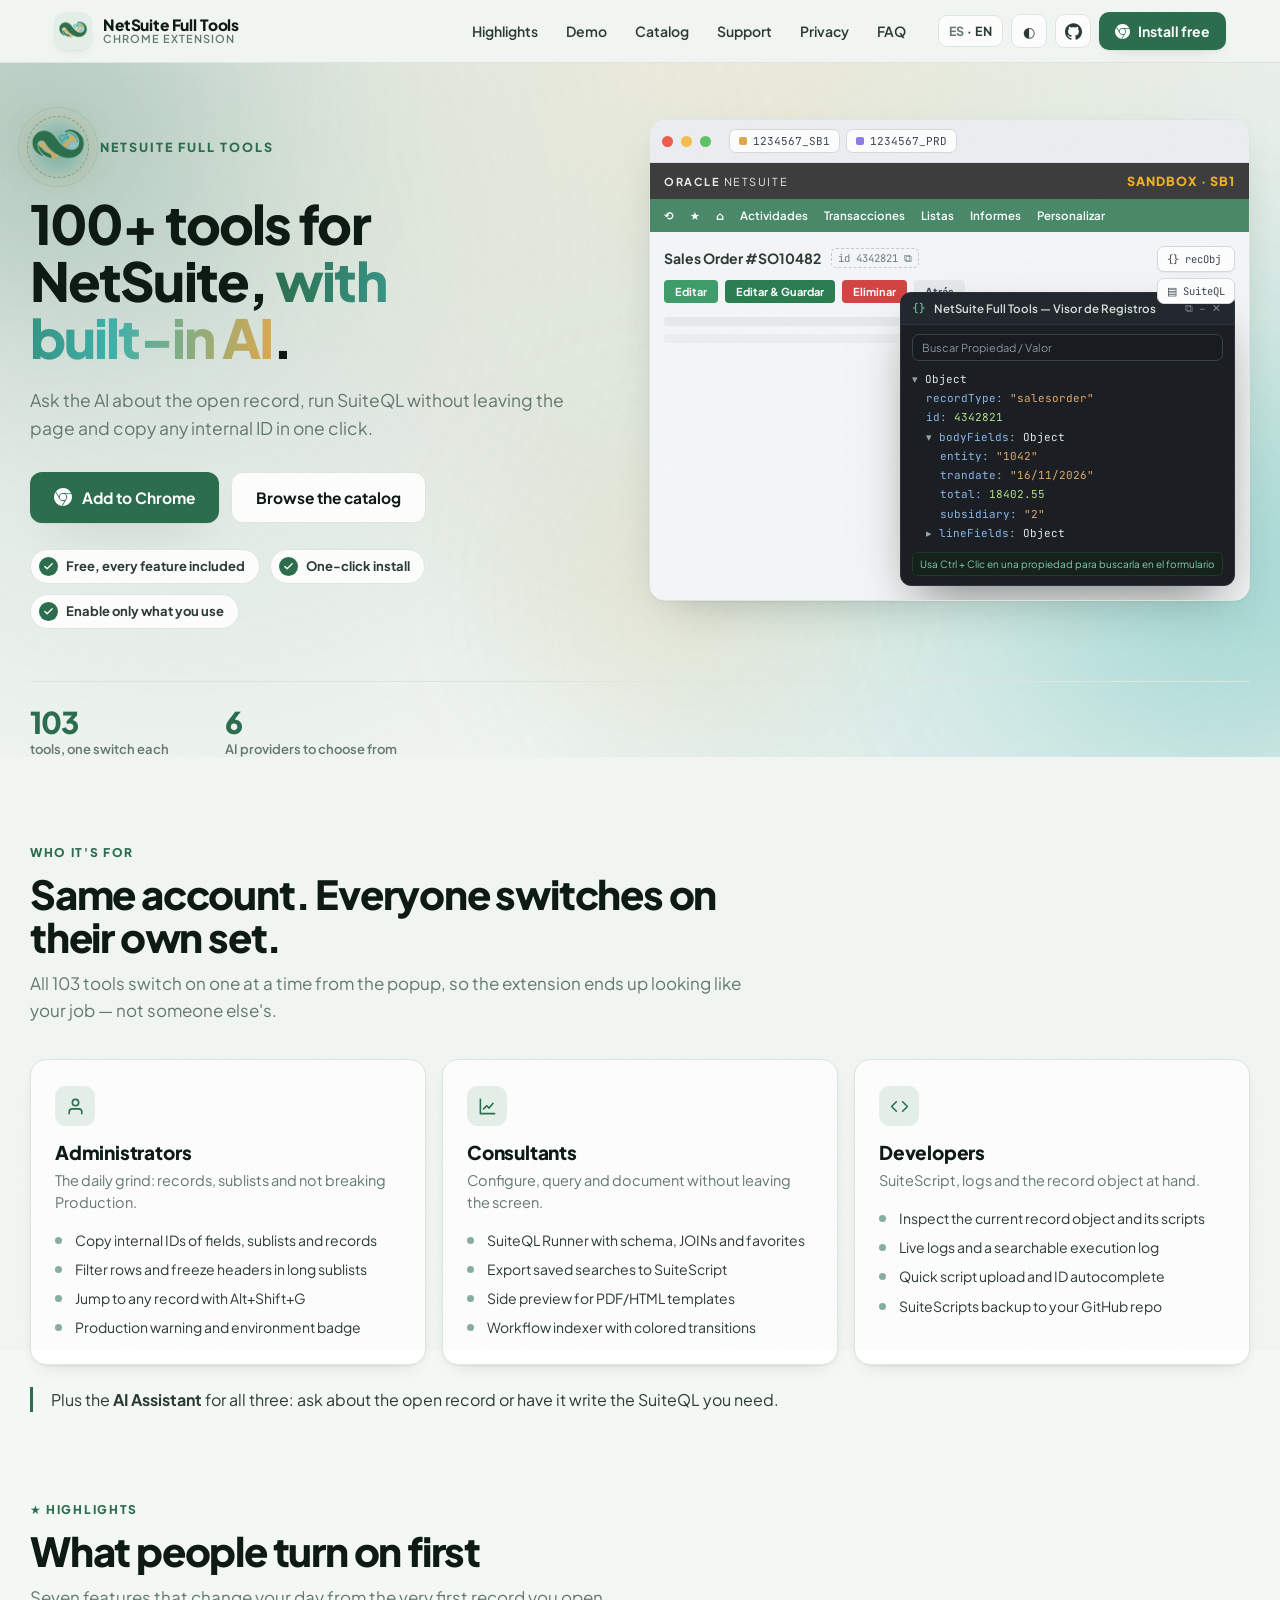
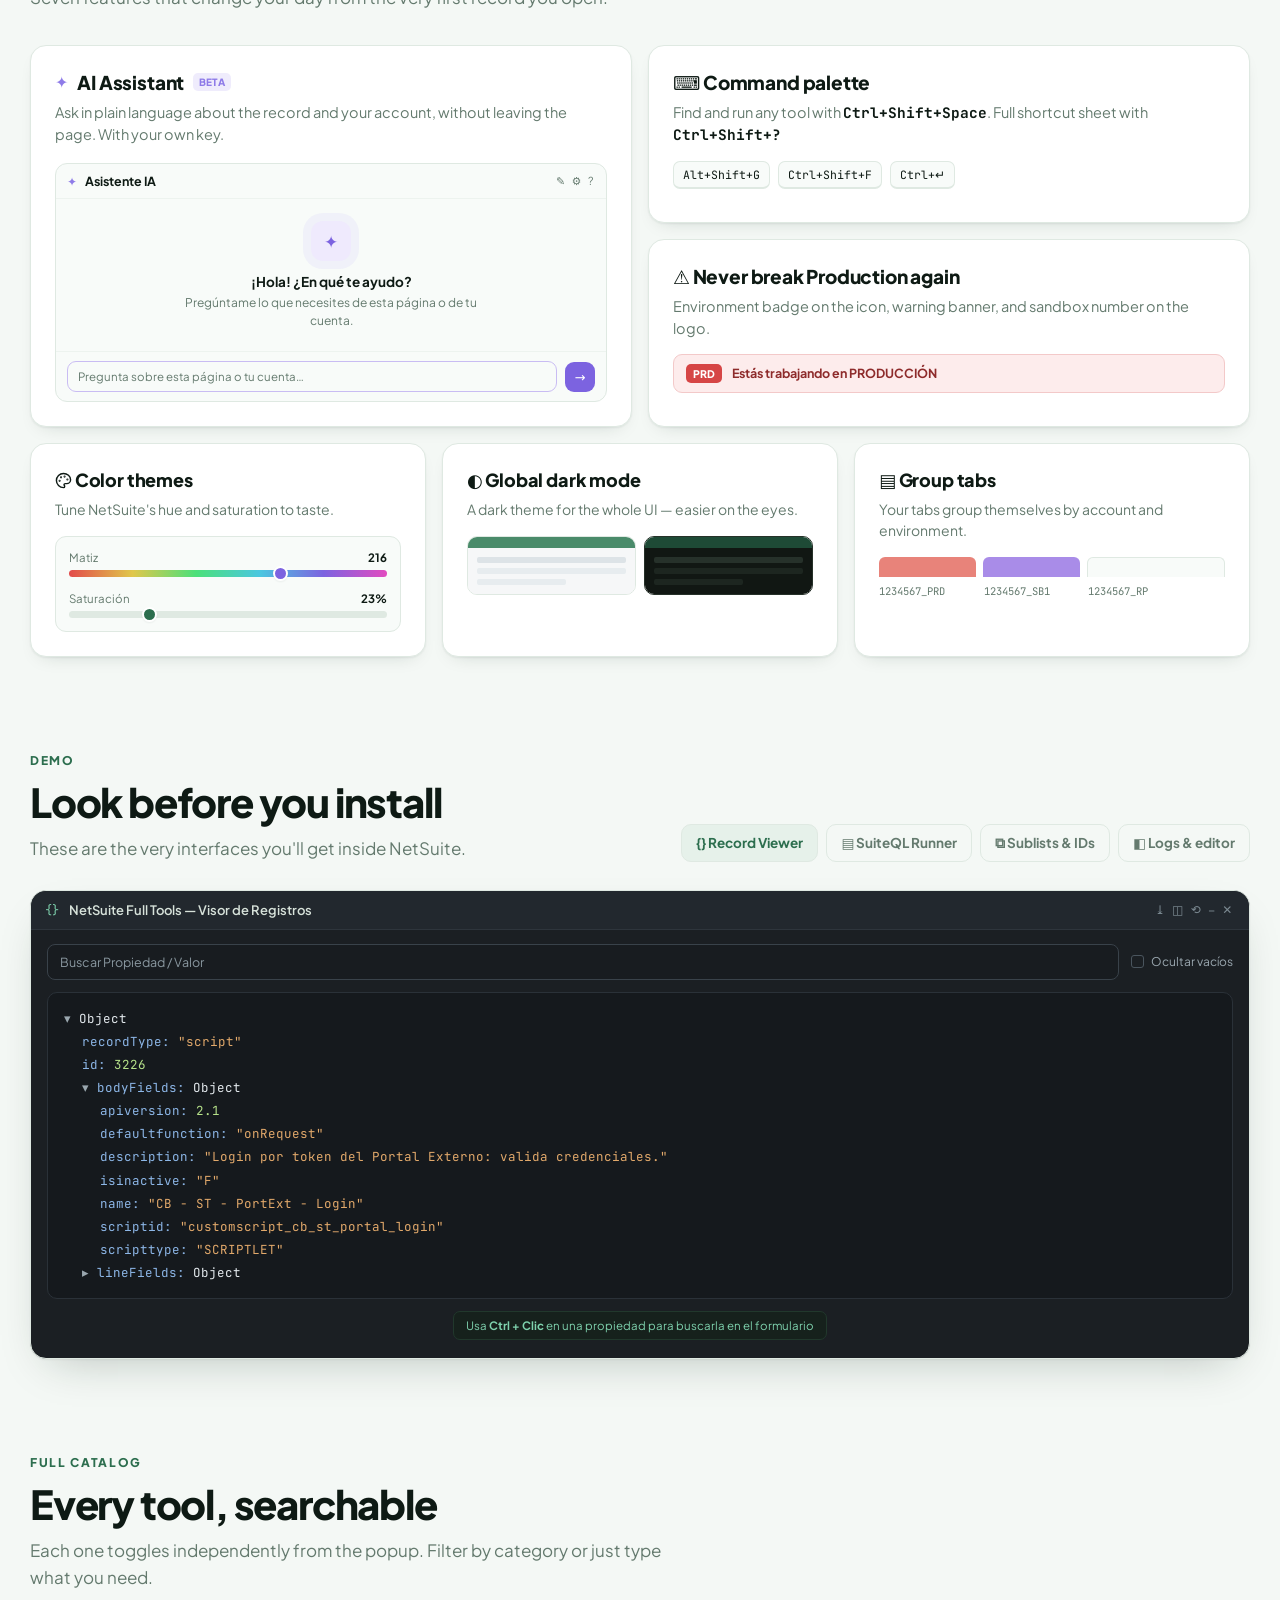
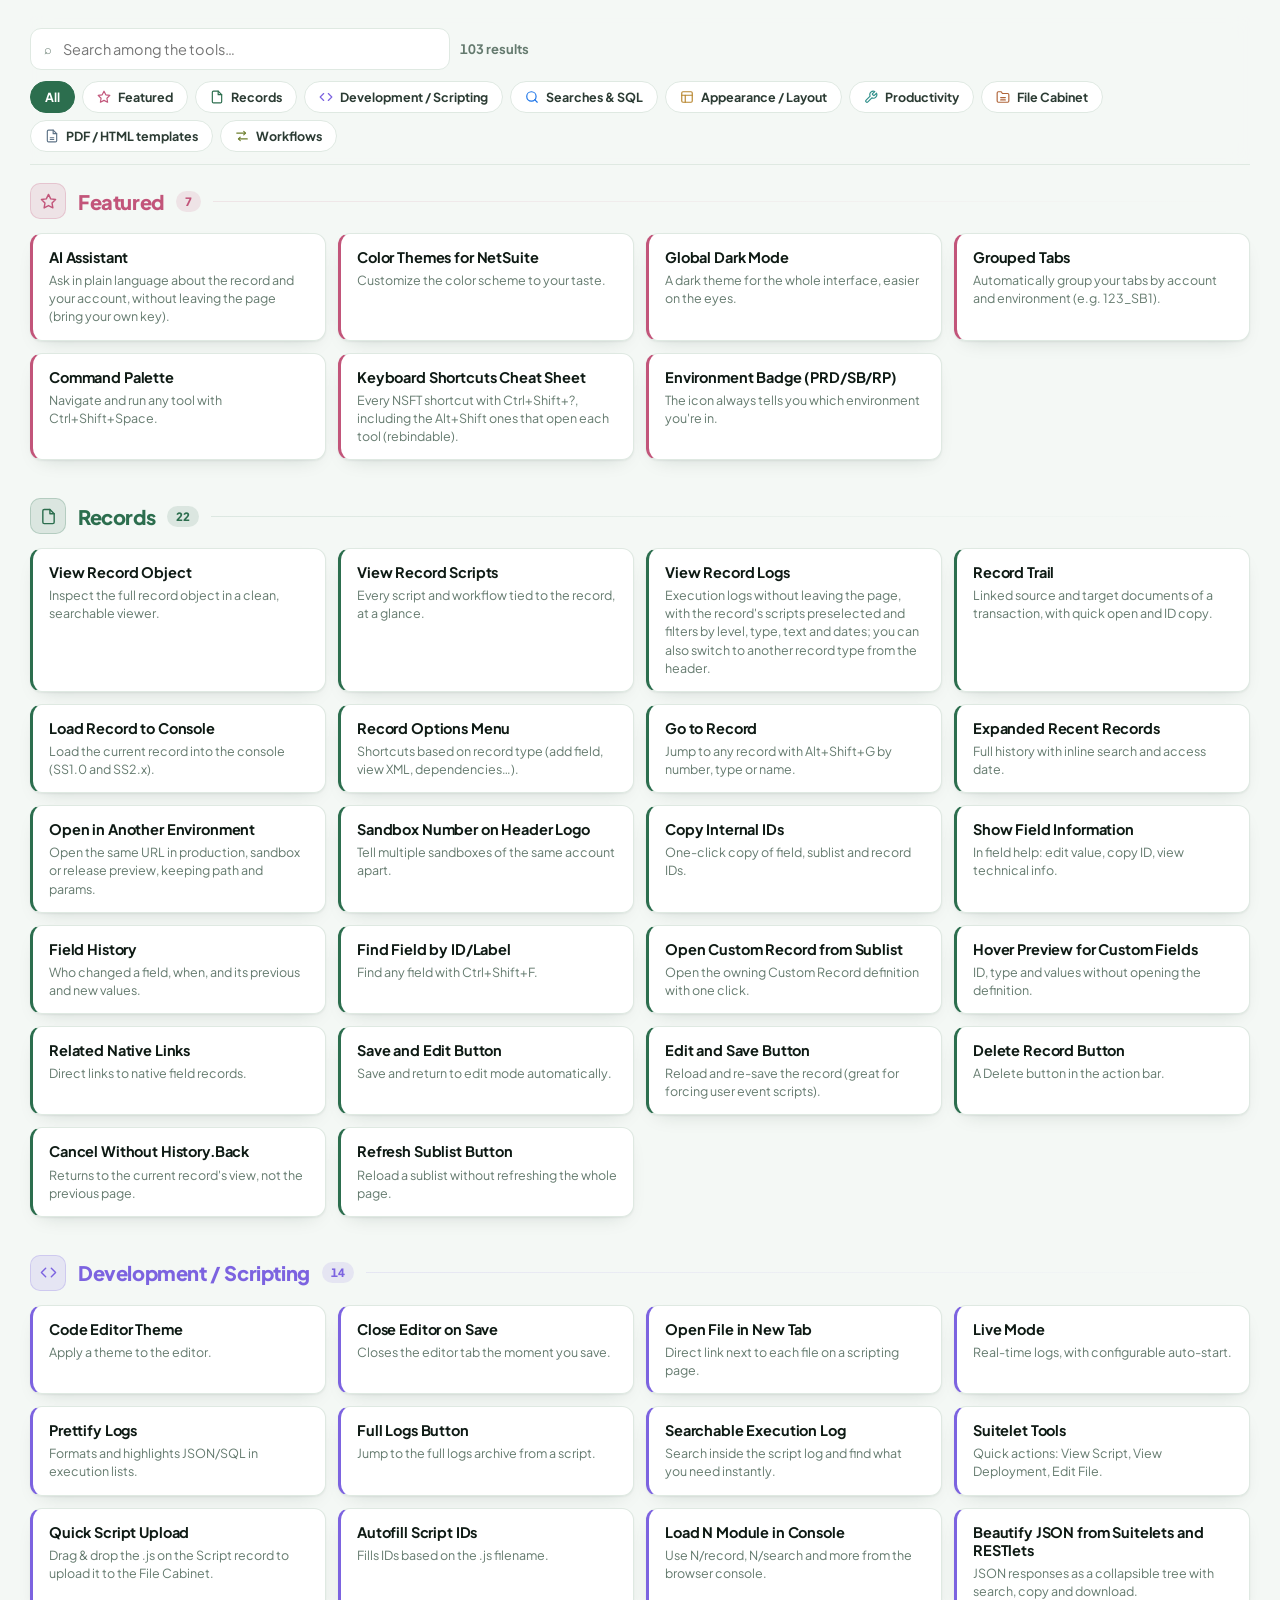
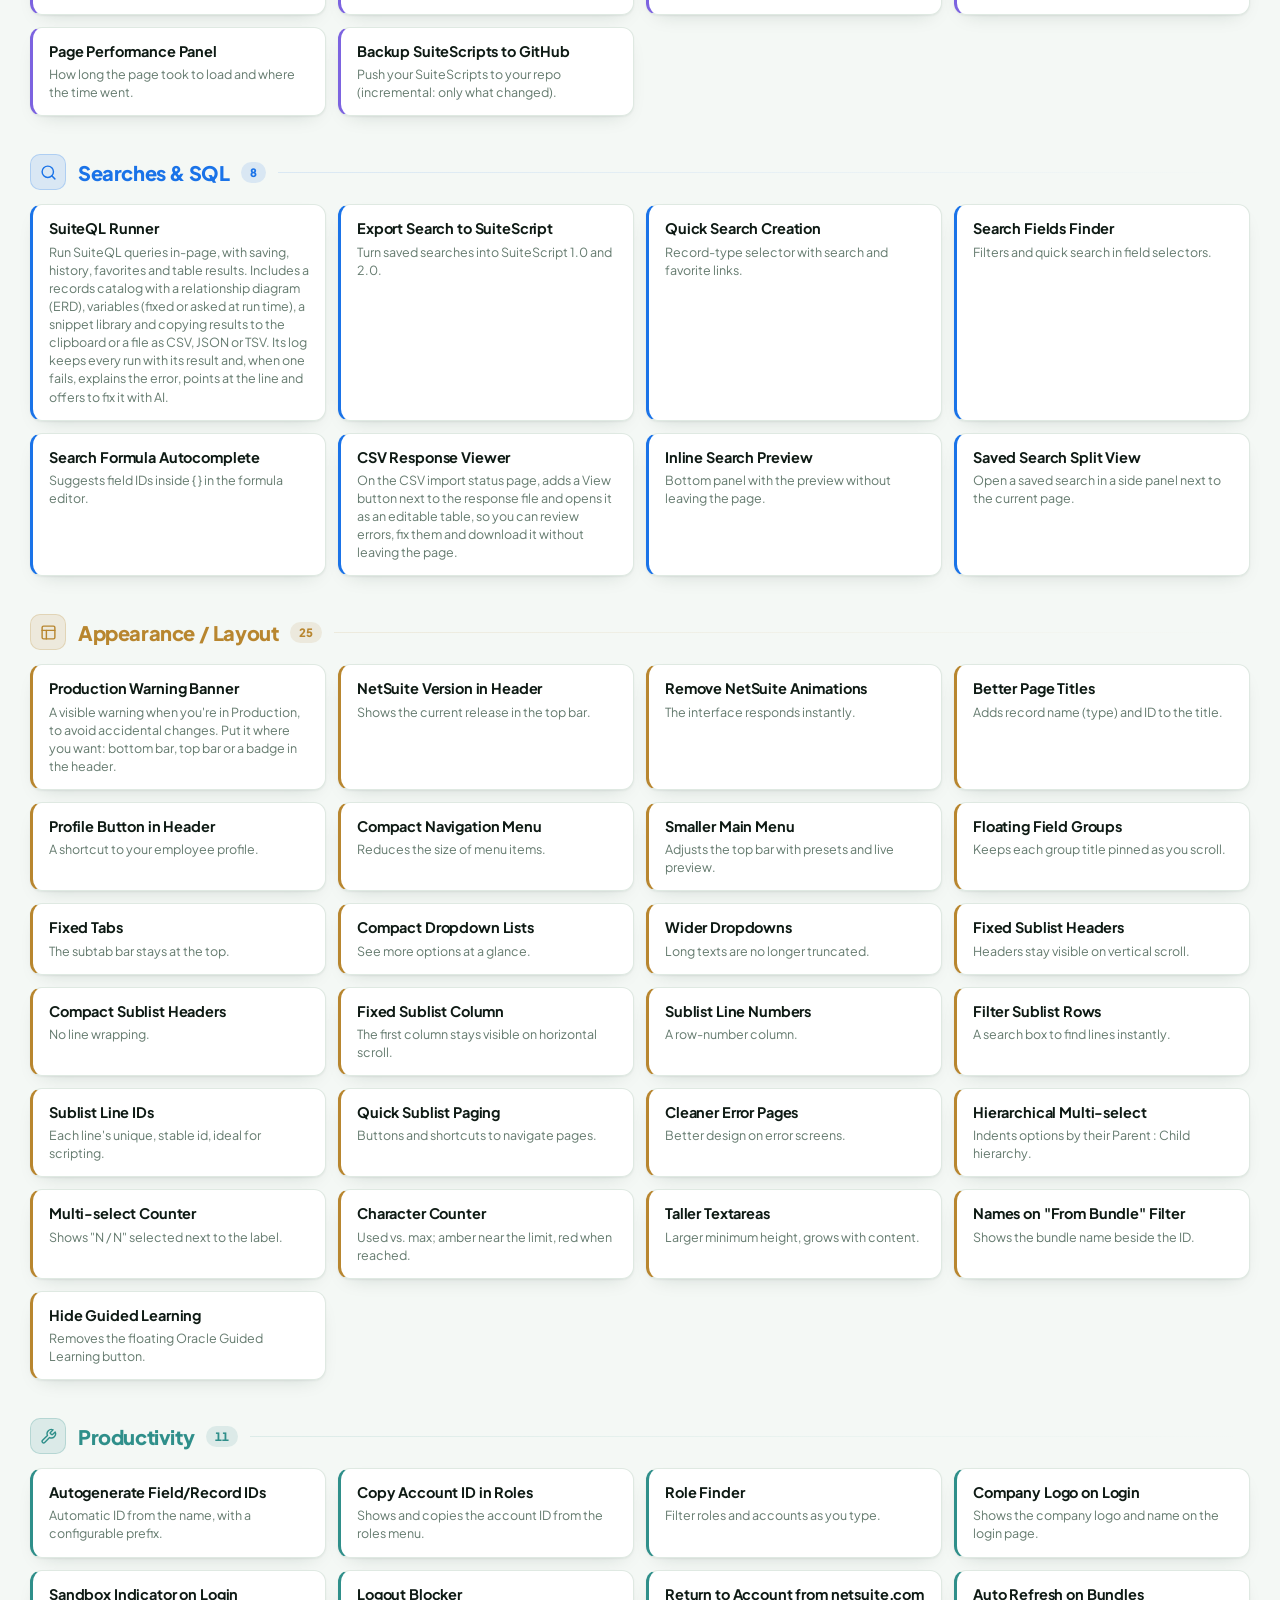
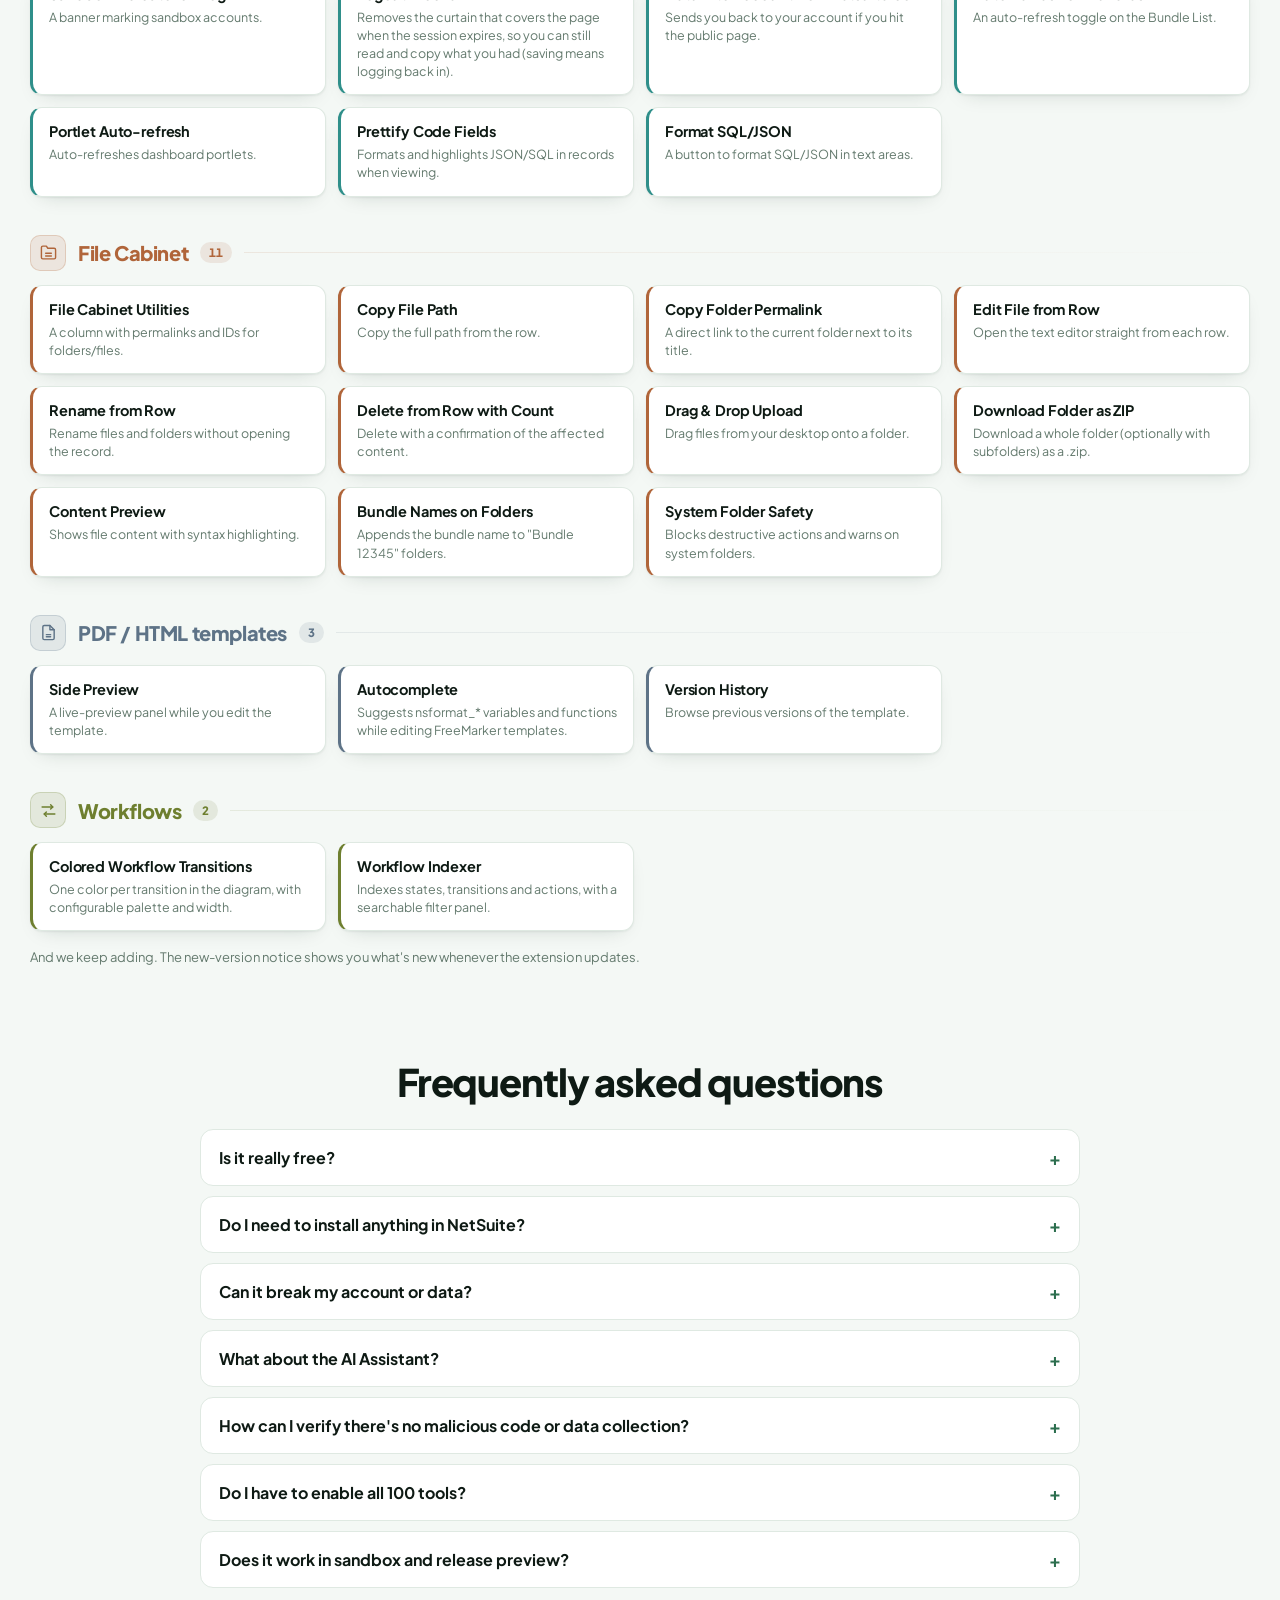
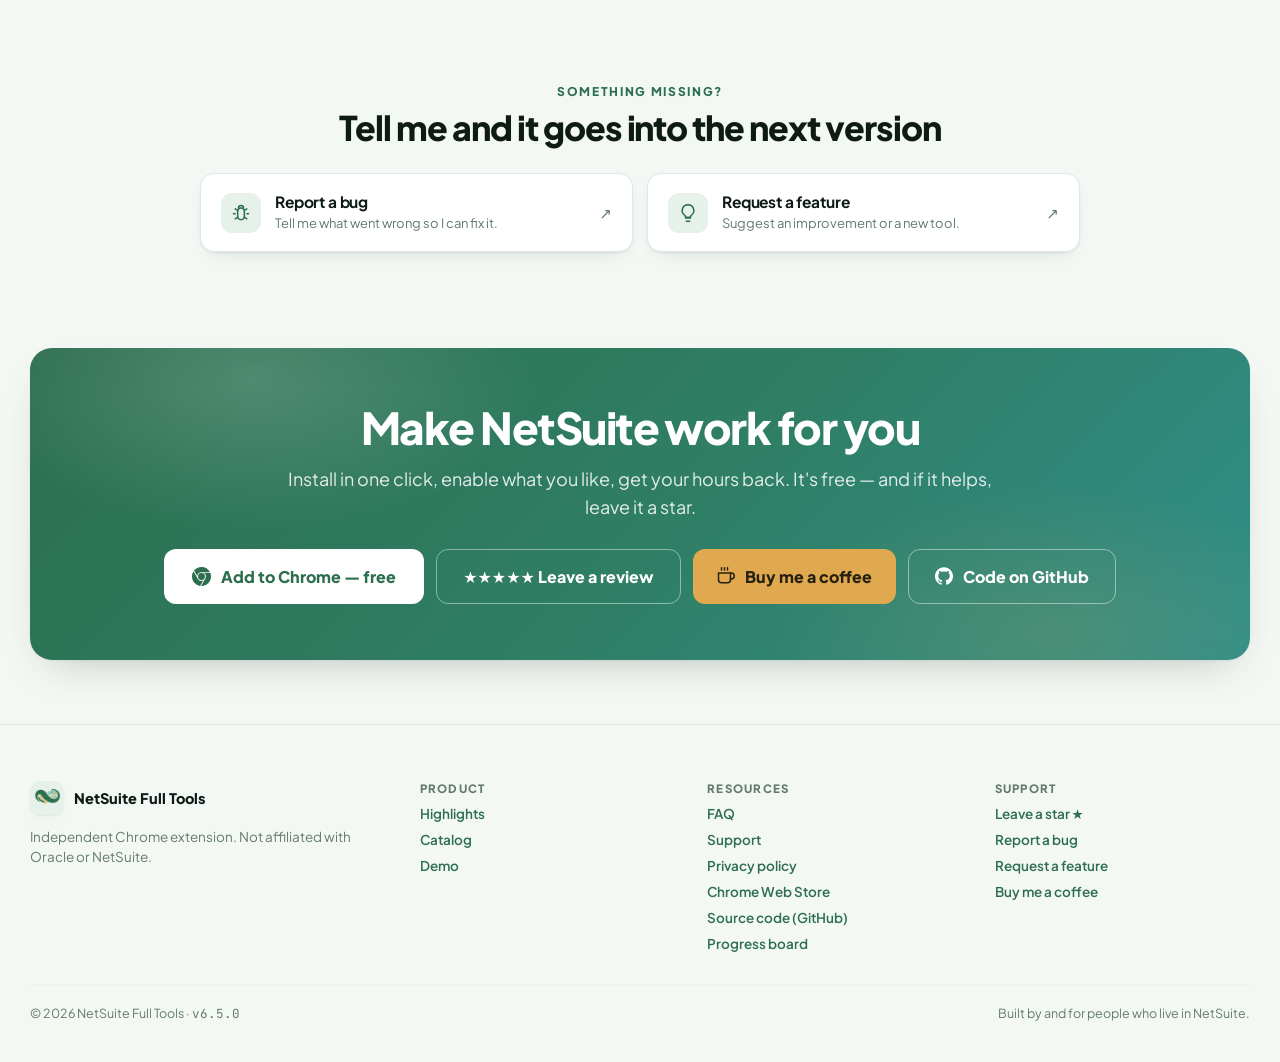
<file: index.html>
<!DOCTYPE html>
<!--
  NetSuite Full Tools — plantilla de la landing page.

  ESTE es el archivo que se edita a mano; index.html se GENERA a partir de él
  con `npm run landing`. Los textos propios de la web (titulares, FAQ,
  privacidad) viven aquí en los dos idiomas; el catálogo de herramientas NO:
  lo inyecta build.js desde STORE_DESCRIPTION.md.

  Marcadores que rellena build.js:
    6.5.0   versión del manifest        103     nº de herramientas
    9  nº de categorías            <script>window.NSFT_CATALOG = {"groups":[{"id":"star","icon":"\u003csvg viewBox=\"0 0 24 24\" fill=\"none\" stroke=\"currentColor\" stroke-width=\"2\" stroke-linecap=\"round\" stroke-linejoin=\"round\">\u003cpolygon points=\"12 2 15.09 8.26 22 9.27 17 14.14 18.18 21.02 12 17.77 5.82 21.02 7 14.14 2 9.27 8.91 8.26 12 2\">\u003c/polygon>\u003c/svg>","color":"#C2557A","nameEs":"Destacados","nameEn":"Featured"},{"id":"reg","icon":"\u003csvg viewBox=\"0 0 24 24\" fill=\"none\" stroke=\"currentColor\" stroke-width=\"2\" stroke-linecap=\"round\" stroke-linejoin=\"round\">\u003cpath d=\"M14 2H6a2 2 0 0 0-2 2v16a2 2 0 0 0 2 2h12a2 2 0 0 0 2-2V8z\">\u003c/path>\u003cpolyline points=\"14 2 14 8 20 8\">\u003c/polyline>\u003c/svg>","color":"#2C6E4E","nameEs":"Registros","nameEn":"Records"},{"id":"dev","icon":"\u003csvg viewBox=\"0 0 24 24\" fill=\"none\" stroke=\"currentColor\" stroke-width=\"2\" stroke-linecap=\"round\" stroke-linejoin=\"round\">\u003cpolyline points=\"16 18 22 12 16 6\">\u003c/polyline>\u003cpolyline points=\"8 6 2 12 8 18\">\u003c/polyline>\u003c/svg>","color":"#7C63E0","nameEs":"Desarrollo / Scripting","nameEn":"Development / Scripting"},{"id":"sql","icon":"\u003csvg viewBox=\"0 0 24 24\" fill=\"none\" stroke=\"currentColor\" stroke-width=\"2\" stroke-linecap=\"round\" stroke-linejoin=\"round\">\u003ccircle cx=\"11\" cy=\"11\" r=\"8\">\u003c/circle>\u003cline x1=\"21\" y1=\"21\" x2=\"16.65\" y2=\"16.65\">\u003c/line>\u003c/svg>","color":"#1A73E8","nameEs":"Búsquedas y SQL","nameEn":"Searches & SQL"},{"id":"ui","icon":"\u003csvg viewBox=\"0 0 24 24\" fill=\"none\" stroke=\"currentColor\" stroke-width=\"2\" stroke-linecap=\"round\" stroke-linejoin=\"round\">\u003crect x=\"3\" y=\"3\" width=\"18\" height=\"18\" rx=\"2\" ry=\"2\">\u003c/rect>\u003cline x1=\"3\" y1=\"9\" x2=\"21\" y2=\"9\">\u003c/line>\u003cline x1=\"9\" y1=\"21\" x2=\"9\" y2=\"9\">\u003c/line>\u003c/svg>","color":"#B8862F","nameEs":"Apariencia / Layout","nameEn":"Appearance / Layout"},{"id":"prod","icon":"\u003csvg viewBox=\"0 0 24 24\" fill=\"none\" stroke=\"currentColor\" stroke-width=\"2\" stroke-linecap=\"round\" stroke-linejoin=\"round\">\u003cpath d=\"M14.7 6.3a1 1 0 0 0 0 1.4l1.6 1.6a1 1 0 0 0 1.4 0l3.77-3.77a6 6 0 0 1-7.94 7.94l-6.91 6.91a2.12 2.12 0 0 1-3-3l6.91-6.91a6 6 0 0 1 7.94-7.94l-3.76 3.76z\">\u003c/path>\u003c/svg>","color":"#2F8F8A","nameEs":"Productividad","nameEn":"Productivity"},{"id":"file","icon":"\u003csvg viewBox=\"0 0 24 24\" fill=\"none\" stroke=\"currentColor\" stroke-width=\"2\" stroke-linecap=\"round\" stroke-linejoin=\"round\">\u003cpath d=\"M22 19a2 2 0 0 1-2 2H4a2 2 0 0 1-2-2V5a2 2 0 0 1 2-2h5l2 3h9a2 2 0 0 1 2 2z\">\u003c/path>\u003cline x1=\"8\" y1=\"13\" x2=\"16\" y2=\"13\">\u003c/line>\u003cline x1=\"8\" y1=\"17\" x2=\"16\" y2=\"17\">\u003c/line>\u003c/svg>","color":"#B0653A","nameEs":"File Cabinet","nameEn":"File Cabinet"},{"id":"pdf","icon":"\u003csvg viewBox=\"0 0 24 24\" fill=\"none\" stroke=\"currentColor\" stroke-width=\"2\" stroke-linecap=\"round\" stroke-linejoin=\"round\">\u003cpath d=\"M14 2H6a2 2 0 0 0-2 2v16a2 2 0 0 0 2 2h12a2 2 0 0 0 2-2V8z\">\u003c/path>\u003cpolyline points=\"14 2 14 8 20 8\">\u003c/polyline>\u003cline x1=\"9\" y1=\"15\" x2=\"15\" y2=\"15\">\u003c/line>\u003cline x1=\"9\" y1=\"18\" x2=\"15\" y2=\"18\">\u003c/line>\u003c/svg>","color":"#5E7387","nameEs":"Plantillas PDF / HTML","nameEn":"PDF / HTML templates"},{"id":"wf","icon":"\u003csvg viewBox=\"0 0 24 24\" fill=\"none\" stroke=\"currentColor\" stroke-width=\"2\" stroke-linecap=\"round\" stroke-linejoin=\"round\">\u003cline x1=\"3\" y1=\"7\" x2=\"18\" y2=\"7\">\u003c/line>\u003cpolyline points=\"15 4 18 7 15 10\">\u003c/polyline>\u003cline x1=\"21\" y1=\"17\" x2=\"6\" y2=\"17\">\u003c/line>\u003cpolyline points=\"9 14 6 17 9 20\">\u003c/polyline>\u003c/svg>","color":"#6E7F2F","nameEs":"Workflows","nameEn":"Workflows"}],"tools":[{"group":"star","nameEs":"Asistente de IA","descEs":"Pregunta en lenguaje natural sobre el registro y tu cuenta, sin salir de la página (con tu propia clave).","nameEn":"AI Assistant","descEn":"Ask in plain language about the record and your account, without leaving the page (bring your own key)."},{"group":"star","nameEs":"Temas de color para NetSuite","descEs":"Personaliza el esquema de colores a tu gusto.","nameEn":"Color Themes for NetSuite","descEn":"Customize the color scheme to your taste."},{"group":"star","nameEs":"Modo oscuro global","descEs":"Un tema oscuro para toda la interfaz, más cómodo para la vista.","nameEn":"Global Dark Mode","descEn":"A dark theme for the whole interface, easier on the eyes."},{"group":"star","nameEs":"Agrupar pestañas","descEs":"Agrupa automáticamente tus pestañas por cuenta y entorno (ej. 123_SB1).","nameEn":"Grouped Tabs","descEn":"Automatically group your tabs by account and environment (e.g. 123_SB1)."},{"group":"star","nameEs":"Paleta de comandos","descEs":"Navega y ejecuta cualquier herramienta con Ctrl+Shift+Espacio.","nameEn":"Command Palette","descEn":"Navigate and run any tool with Ctrl+Shift+Space."},{"group":"star","nameEs":"Hoja de atajos de teclado","descEs":"Todos los atajos de NSFT con Ctrl+Shift+?, incluidos los de Alt+Shift para abrir cada herramienta (personalizables).","nameEn":"Keyboard Shortcuts Cheat Sheet","descEn":"Every NSFT shortcut with Ctrl+Shift+?, including the Alt+Shift ones that open each tool (rebindable)."},{"group":"star","nameEs":"Distintivo de entorno (PRD/SB/RP)","descEs":"El icono te dice siempre en qué entorno estás.","nameEn":"Environment Badge (PRD/SB/RP)","descEn":"The icon always tells you which environment you're in."},{"group":"reg","nameEs":"Ver objeto del registro","descEs":"Inspecciona el objeto completo del registro actual en un visor limpio.","nameEn":"View Record Object","descEn":"Inspect the full record object in a clean, searchable viewer."},{"group":"reg","nameEs":"Ver scripts del registro","descEs":"Todos los scripts y workflows asociados, de un vistazo.","nameEn":"View Record Scripts","descEn":"Every script and workflow tied to the record, at a glance."},{"group":"reg","nameEs":"Ver logs del registro","descEs":"Los logs de ejecución sin salir de la página, con los scripts del registro preseleccionados y filtros por nivel, tipo, texto y fechas; también puedes cambiar a otro tipo de registro desde la cabecera.","nameEn":"View Record Logs","descEn":"Execution logs without leaving the page, with the record's scripts preselected and filters by level, type, text and dates; you can also switch to another record type from the header."},{"group":"reg","nameEs":"Record Trail","descEs":"Documentos de origen y destino enlazados de una transacción, con salto rápido y copia de IDs.","nameEn":"Record Trail","descEn":"Linked source and target documents of a transaction, with quick open and ID copy."},{"group":"reg","nameEs":"Cargar registro a consola","descEs":"Carga el registro actual en la consola (SS1.0 y SS2.x).","nameEn":"Load Record to Console","descEn":"Load the current record into the console (SS1.0 and SS2.x)."},{"group":"reg","nameEs":"Menú Opciones de Registro","descEs":"Accesos directos según el tipo de registro (agregar campo, ver XML, dependientes…).","nameEn":"Record Options Menu","descEn":"Shortcuts based on record type (add field, view XML, dependencies…)."},{"group":"reg","nameEs":"Ir al record","descEs":"Salta a cualquier registro con Alt+Shift+G por número, tipo o nombre.","nameEn":"Go to Record","descEn":"Jump to any record with Alt+Shift+G by number, type or name."},{"group":"reg","nameEs":"Registros recientes ampliados","descEs":"Historial completo con buscador y fecha de acceso.","nameEn":"Expanded Recent Records","descEn":"Full history with inline search and access date."},{"group":"reg","nameEs":"Abrir en otro entorno","descEs":"Abre la misma URL en producción, sandbox o release preview conservando ruta y parámetros.","nameEn":"Open in Another Environment","descEn":"Open the same URL in production, sandbox or release preview, keeping path and params."},{"group":"reg","nameEs":"Número de sandbox en el logo","descEs":"Distingue entre varios sandboxes de la misma cuenta.","nameEn":"Sandbox Number on Header Logo","descEn":"Tell multiple sandboxes of the same account apart."},{"group":"reg","nameEs":"Copiar IDs internos","descEs":"Copia con un clic IDs de campos, sublistas y registros.","nameEn":"Copy Internal IDs","descEn":"One-click copy of field, sublist and record IDs."},{"group":"reg","nameEs":"Mostrar información de campos","descEs":"En la ayuda de campo: editar valor, copiar ID, ver info técnica.","nameEn":"Show Field Information","descEn":"In field help: edit value, copy ID, view technical info."},{"group":"reg","nameEs":"Historial del campo","descEs":"Quién cambió un campo, cuándo, y sus valores anterior y nuevo.","nameEn":"Field History","descEn":"Who changed a field, when, and its previous and new values."},{"group":"reg","nameEs":"Buscar campo por ID/etiqueta","descEs":"Encuentra cualquier campo con Ctrl+Shift+F.","nameEn":"Find Field by ID/Label","descEn":"Find any field with Ctrl+Shift+F."},{"group":"reg","nameEs":"Abrir registro personalizado desde sublista","descEs":"Abre la definición del Custom Record dueño con un clic.","nameEn":"Open Custom Record from Sublist","descEn":"Open the owning Custom Record definition with one click."},{"group":"reg","nameEs":"Vista previa de custom fields al pasar el cursor","descEs":"ID, tipo y valores sin abrir su definición.","nameEn":"Hover Preview for Custom Fields","descEn":"ID, type and values without opening the definition."},{"group":"reg","nameEs":"Enlaces nativos relacionados","descEs":"Enlaces directos al registro de los campos nativos.","nameEn":"Related Native Links","descEn":"Direct links to native field records."},{"group":"reg","nameEs":"Botón Guardar y Editar","descEs":"Guarda y vuelve a edición automáticamente.","nameEn":"Save and Edit Button","descEn":"Save and return to edit mode automatically."},{"group":"reg","nameEs":"Botón Editar y Guardar","descEs":"Recarga y reguarda el registro (útil para forzar user event scripts).","nameEn":"Edit and Save Button","descEn":"Reload and re-save the record (great for forcing user event scripts)."},{"group":"reg","nameEs":"Botón Eliminar registro","descEs":"Botón Eliminar en la barra de acciones.","nameEn":"Delete Record Button","descEn":"A Delete button in the action bar."},{"group":"reg","nameEs":"Botón Cancelar sin History.Back","descEs":"Vuelve a la vista del registro actual, no a la página anterior.","nameEn":"Cancel Without History.Back","descEn":"Returns to the current record's view, not the previous page."},{"group":"reg","nameEs":"Botón Actualizar sublista","descEs":"Recarga una sublista sin refrescar toda la página.","nameEn":"Refresh Sublist Button","descEn":"Reload a sublist without refreshing the whole page."},{"group":"dev","nameEs":"Tema del editor de código","descEs":"Aplica un tema al editor.","nameEn":"Code Editor Theme","descEn":"Apply a theme to the editor."},{"group":"dev","nameEs":"Cerrar editor al guardar","descEs":"Cierra la pestaña del editor en cuanto guardas.","nameEn":"Close Editor on Save","descEn":"Closes the editor tab the moment you save."},{"group":"dev","nameEs":"Abrir archivo en nueva pestaña","descEs":"Enlace directo junto a cada archivo de una página de scripting.","nameEn":"Open File in New Tab","descEn":"Direct link next to each file on a scripting page."},{"group":"dev","nameEs":"Modo en vivo","descEs":"Logs en tiempo real, con autoinicio configurable.","nameEn":"Live Mode","descEn":"Real-time logs, with configurable auto-start."},{"group":"dev","nameEs":"Embellecer logs","descEs":"Formatea y resalta JSON/SQL en las listas de ejecución.","nameEn":"Prettify Logs","descEn":"Formats and highlights JSON/SQL in execution lists."},{"group":"dev","nameEs":"Botón Full Logs","descEs":"Salta al archivo completo de logs desde un script.","nameEn":"Full Logs Button","descEn":"Jump to the full logs archive from a script."},{"group":"dev","nameEs":"Execution Log buscable","descEs":"Busca dentro del log del script y encuentra al instante lo que necesitas.","nameEn":"Searchable Execution Log","descEn":"Search inside the script log and find what you need instantly."},{"group":"dev","nameEs":"Herramientas de Suitelet","descEs":"Acciones rápidas: Ver Script, Ver Despliegue, Editar Archivo.","nameEn":"Suitelet Tools","descEn":"Quick actions: View Script, View Deployment, Edit File."},{"group":"dev","nameEs":"Subida rápida de scripts","descEs":"Arrastra y suelta el .js en el registro de Script para subirlo al File Cabinet.","nameEn":"Quick Script Upload","descEn":"Drag & drop the .js on the Script record to upload it to the File Cabinet."},{"group":"dev","nameEs":"Autocompletar IDs de scripts","descEs":"Rellena los IDs según el nombre del archivo .js.","nameEn":"Autofill Script IDs","descEn":"Fills IDs based on the .js filename."},{"group":"dev","nameEs":"Cargar módulo N en consola","descEs":"Usa N/record, N/search y más desde la consola del navegador.","nameEn":"Load N Module in Console","descEn":"Use N/record, N/search and more from the browser console."},{"group":"dev","nameEs":"Embellecer JSON de Suitelets y RESTlets","descEs":"Respuestas JSON como árbol colapsable con buscador, copiar y descargar.","nameEn":"Beautify JSON from Suitelets and RESTlets","descEn":"JSON responses as a collapsible tree with search, copy and download."},{"group":"dev","nameEs":"Panel de rendimiento de la página","descEs":"Cuánto tardó en cargar y en qué se fue el tiempo.","nameEn":"Page Performance Panel","descEn":"How long the page took to load and where the time went."},{"group":"dev","nameEs":"Respaldo de SuiteScripts a GitHub","descEs":"Sube tus SuiteScripts a tu repositorio (incremental: solo lo que cambió).","nameEn":"Backup SuiteScripts to GitHub","descEn":"Push your SuiteScripts to your repo (incremental: only what changed)."},{"group":"sql","nameEs":"SuiteQL Runner","descEs":"Ejecuta consultas SuiteQL en la página, con guardado, historial, favoritos y resultados en tabla. Incluye catálogo de registros con diagrama de relaciones (ERD), variables (fijas o preguntadas al ejecutar), librería de snippets y copia de resultados al portapapeles o a archivo en CSV, JSON o TSV. Su registro guarda cada ejecución con su resultado y, cuando falla, explica el error, señala la línea y ofrece corregirlo con IA.","nameEn":"SuiteQL Runner","descEn":"Run SuiteQL queries in-page, with saving, history, favorites and table results. Includes a records catalog with a relationship diagram (ERD), variables (fixed or asked at run time), a snippet library and copying results to the clipboard or a file as CSV, JSON or TSV. Its log keeps every run with its result and, when one fails, explains the error, points at the line and offers to fix it with AI."},{"group":"sql","nameEs":"Exportar búsquedas a SuiteScript","descEs":"Convierte saved searches a SuiteScript 1.0 y 2.0.","nameEn":"Export Search to SuiteScript","descEn":"Turn saved searches into SuiteScript 1.0 and 2.0."},{"group":"sql","nameEs":"Creación rápida de búsquedas","descEs":"Selector con buscador y enlaces favoritos.","nameEn":"Quick Search Creation","descEn":"Record-type selector with search and favorite links."},{"group":"sql","nameEs":"Buscador de campos en búsquedas","descEs":"Filtros y búsqueda rápida en los selectores de campos.","nameEn":"Search Fields Finder","descEn":"Filters and quick search in field selectors."},{"group":"sql","nameEs":"Autocompletar fórmula de búsqueda","descEs":"Sugiere IDs de campo dentro de { } en el editor de fórmulas.","nameEn":"Search Formula Autocomplete","descEn":"Suggests field IDs inside { } in the formula editor."},{"group":"sql","nameEs":"Visor de respuesta CSV","descEs":"En el estado de importaciones CSV, añade un botón Ver junto al archivo de respuesta y lo abre como tabla editable, para revisar los errores, corregirlos y descargarlo sin salir de la página.","nameEn":"CSV Response Viewer","descEn":"On the CSV import status page, adds a View button next to the response file and opens it as an editable table, so you can review errors, fix them and download it without leaving the page."},{"group":"sql","nameEs":"Preview inline de búsquedas","descEs":"Panel inferior con la vista previa sin salir de la página.","nameEn":"Inline Search Preview","descEn":"Bottom panel with the preview without leaving the page."},{"group":"sql","nameEs":"Vista dividida de búsquedas","descEs":"Abre una saved search en un panel lateral junto a la página actual.","nameEn":"Saved Search Split View","descEn":"Open a saved search in a side panel next to the current page."},{"group":"ui","nameEs":"Banner de aviso de Producción","descEs":"Un aviso visible cuando trabajas en Producción, para evitar cambios accidentales. Lo pones donde quieras: barra abajo, barra arriba o distintivo en la cabecera.","nameEn":"Production Warning Banner","descEn":"A visible warning when you're in Production, to avoid accidental changes. Put it where you want: bottom bar, top bar or a badge in the header."},{"group":"ui","nameEs":"Versión de NetSuite en el header","descEs":"Muestra el release actual en la barra superior.","nameEn":"NetSuite Version in Header","descEn":"Shows the current release in the top bar."},{"group":"ui","nameEs":"Quitar animaciones de NetSuite","descEs":"La interfaz responde al instante.","nameEn":"Remove NetSuite Animations","descEn":"The interface responds instantly."},{"group":"ui","nameEs":"Mejorar títulos de página","descEs":"Incluye nombre (tipo) e ID del registro en el título.","nameEn":"Better Page Titles","descEn":"Adds record name (type) and ID to the title."},{"group":"ui","nameEs":"Botón de perfil en cabecera","descEs":"Acceso directo a tu perfil de empleado.","nameEn":"Profile Button in Header","descEn":"A shortcut to your employee profile."},{"group":"ui","nameEs":"Menú de navegación compacto","descEs":"Reduce el tamaño de los elementos del menú.","nameEn":"Compact Navigation Menu","descEn":"Reduces the size of menu items."},{"group":"ui","nameEs":"Menú principal más pequeño","descEs":"Ajusta la barra superior con presets y vista previa.","nameEn":"Smaller Main Menu","descEn":"Adjusts the top bar with presets and live preview."},{"group":"ui","nameEs":"Field groups flotantes","descEs":"Mantiene fijos los títulos de cada grupo al hacer scroll.","nameEn":"Floating Field Groups","descEn":"Keeps each group title pinned as you scroll."},{"group":"ui","nameEs":"Fijar pestañas","descEs":"La barra de subpestañas se mantiene arriba.","nameEn":"Fixed Tabs","descEn":"The subtab bar stays at the top."},{"group":"ui","nameEs":"Listas desplegables compactas","descEs":"Ves más opciones de un vistazo.","nameEn":"Compact Dropdown Lists","descEn":"See more options at a glance."},{"group":"ui","nameEs":"Dropdowns más anchos","descEs":"Los textos largos ya no se cortan.","nameEn":"Wider Dropdowns","descEn":"Long texts are no longer truncated."},{"group":"ui","nameEs":"Fijar cabeceras de sublista","descEs":"Cabeceras visibles al hacer scroll vertical.","nameEn":"Fixed Sublist Headers","descEn":"Headers stay visible on vertical scroll."},{"group":"ui","nameEs":"Cabeceras de sublista compactas","descEs":"Sin salto de línea.","nameEn":"Compact Sublist Headers","descEn":"No line wrapping."},{"group":"ui","nameEs":"Fijar columna de sublista","descEs":"La primera columna se mantiene visible al hacer scroll horizontal.","nameEn":"Fixed Sublist Column","descEn":"The first column stays visible on horizontal scroll."},{"group":"ui","nameEs":"Números de línea en sublists","descEs":"Columna con el número de fila.","nameEn":"Sublist Line Numbers","descEn":"A row-number column."},{"group":"ui","nameEs":"Filtrar filas de sublistas","descEs":"Caja de búsqueda para encontrar líneas al instante.","nameEn":"Filter Sublist Rows","descEn":"A search box to find lines instantly."},{"group":"ui","nameEs":"IDs de línea en sublistas","descEs":"El id único y estable de cada línea, ideal para scripting.","nameEn":"Sublist Line IDs","descEn":"Each line's unique, stable id, ideal for scripting."},{"group":"ui","nameEs":"Paginado rápido en sublists","descEs":"Botones y atajos para navegar páginas.","nameEn":"Quick Sublist Paging","descEn":"Buttons and shortcuts to navigate pages."},{"group":"ui","nameEs":"Páginas de error más legibles","descEs":"Mejor diseño en las pantallas de error.","nameEn":"Cleaner Error Pages","descEn":"Better design on error screens."},{"group":"ui","nameEs":"Multi-select jerárquico","descEs":"Indenta las opciones según su jerarquía Padre : Hijo.","nameEn":"Hierarchical Multi-select","descEn":"Indents options by their Parent : Child hierarchy."},{"group":"ui","nameEs":"Contador en multi-select","descEs":"Muestra \"N / N\" seleccionados junto al label.","nameEn":"Multi-select Counter","descEn":"Shows \"N / N\" selected next to the label."},{"group":"ui","nameEs":"Contador de caracteres","descEs":"Usados vs. máximo; amarillo cerca del tope, rojo al alcanzarlo.","nameEn":"Character Counter","descEn":"Used vs. max; amber near the limit, red when reached."},{"group":"ui","nameEs":"Textareas más altos","descEs":"Más altura mínima y crecen con el contenido.","nameEn":"Taller Textareas","descEn":"Larger minimum height, grows with content."},{"group":"ui","nameEs":"Nombres en filtro \"From Bundle\"","descEs":"Muestra el nombre del bundle junto al ID.","nameEn":"Names on \"From Bundle\" Filter","descEn":"Shows the bundle name beside the ID."},{"group":"ui","nameEs":"Ocultar aprendizaje guiado","descEs":"Elimina el botón flotante de Oracle Guided Learning.","nameEn":"Hide Guided Learning","descEn":"Removes the floating Oracle Guided Learning button."},{"group":"prod","nameEs":"Autogenerar IDs de campos y registros","descEs":"ID automático a partir del nombre, con prefijo configurable.","nameEn":"Autogenerate Field/Record IDs","descEn":"Automatic ID from the name, with a configurable prefix."},{"group":"prod","nameEs":"Copiar ID de cuenta en roles","descEs":"Muestra y copia el ID de la cuenta desde el menú de roles.","nameEn":"Copy Account ID in Roles","descEn":"Shows and copies the account ID from the roles menu."},{"group":"prod","nameEs":"Buscador de roles","descEs":"Filtra roles y cuentas al escribir.","nameEn":"Role Finder","descEn":"Filter roles and accounts as you type."},{"group":"prod","nameEs":"Logo de compañía en login","descEs":"Muestra logo y nombre de la compañía en la página de login.","nameEn":"Company Logo on Login","descEn":"Shows the company logo and name on the login page."},{"group":"prod","nameEs":"Indicador de sandbox en login","descEs":"Banner que marca las cuentas sandbox.","nameEn":"Sandbox Indicator on Login","descEn":"A banner marking sandbox accounts."},{"group":"prod","nameEs":"Bloqueador de cierre de sesión","descEs":"Quita la cortina que tapa la página al caducar la sesión, para seguir viendo y copiando lo que tenías (para guardar, hay que volver a entrar).","nameEn":"Logout Blocker","descEn":"Removes the curtain that covers the page when the session expires, so you can still read and copy what you had (saving means logging back in)."},{"group":"prod","nameEs":"Regresar al account desde netsuite.com","descEs":"Te devuelve a tu cuenta si caes en la landing pública.","nameEn":"Return to Account from netsuite.com","descEn":"Sends you back to your account if you hit the public page."},{"group":"prod","nameEs":"Auto refresco en bundles","descEs":"Interruptor de auto refresco en la lista de bundles.","nameEn":"Auto Refresh on Bundles","descEn":"An auto-refresh toggle on the Bundle List."},{"group":"prod","nameEs":"Auto-refresh de portlets","descEs":"Refresca los portlets del dashboard automáticamente.","nameEn":"Portlet Auto-refresh","descEn":"Auto-refreshes dashboard portlets."},{"group":"prod","nameEs":"Embellecer campos de código","descEs":"Formatea y resalta JSON/SQL en registros al verlos.","nameEn":"Prettify Code Fields","descEn":"Formats and highlights JSON/SQL in records when viewing."},{"group":"prod","nameEs":"Formatear SQL/JSON","descEs":"Botón para formatear SQL/JSON en áreas de texto.","nameEn":"Format SQL/JSON","descEn":"A button to format SQL/JSON in text areas."},{"group":"file","nameEs":"Utilidades de archivador","descEs":"Columna con enlaces permanentes e IDs de carpetas/archivos.","nameEn":"File Cabinet Utilities","descEn":"A column with permalinks and IDs for folders/files."},{"group":"file","nameEs":"Copiar ruta del archivo","descEs":"Copia la ruta completa desde la fila.","nameEn":"Copy File Path","descEn":"Copy the full path from the row."},{"group":"file","nameEs":"Copiar permalink de carpeta","descEs":"Link directo a la carpeta actual junto a su título.","nameEn":"Copy Folder Permalink","descEn":"A direct link to the current folder next to its title."},{"group":"file","nameEs":"Editar archivo desde fila","descEs":"Abre el editor de texto directamente desde cada fila.","nameEn":"Edit File from Row","descEn":"Open the text editor straight from each row."},{"group":"file","nameEs":"Renombrar desde fila","descEs":"Renombra archivos y carpetas sin abrir el record.","nameEn":"Rename from Row","descEn":"Rename files and folders without opening the record."},{"group":"file","nameEs":"Eliminar desde fila con conteo","descEs":"Borra con confirmación del contenido afectado.","nameEn":"Delete from Row with Count","descEn":"Delete with a confirmation of the affected content."},{"group":"file","nameEs":"Subida por drag & drop","descEs":"Arrastra archivos desde tu escritorio a una carpeta.","nameEn":"Drag & Drop Upload","descEn":"Drag files from your desktop onto a folder."},{"group":"file","nameEs":"Descargar carpeta como ZIP","descEs":"Descarga una carpeta completa (con subcarpetas opcionales) en .zip.","nameEn":"Download Folder as ZIP","descEn":"Download a whole folder (optionally with subfolders) as a .zip."},{"group":"file","nameEs":"Preview de contenido","descEs":"Muestra el contenido del archivo con resaltado de sintaxis.","nameEn":"Content Preview","descEn":"Shows file content with syntax highlighting."},{"group":"file","nameEs":"Nombres de bundle en carpetas","descEs":"Añade el nombre del bundle a las carpetas \"Bundle 12345\".","nameEn":"Bundle Names on Folders","descEn":"Appends the bundle name to \"Bundle 12345\" folders."},{"group":"file","nameEs":"Safety en carpetas de sistema","descEs":"Bloquea acciones destructivas y avisa en carpetas del sistema.","nameEn":"System Folder Safety","descEn":"Blocks destructive actions and warns on system folders."},{"group":"pdf","nameEs":"Preview lateral","descEs":"Panel con vista previa en vivo mientras editas la plantilla.","nameEn":"Side Preview","descEn":"A live-preview panel while you edit the template."},{"group":"pdf","nameEs":"Autocompletado","descEs":"Sugiere variables y funciones nsformat_* al editar plantillas FreeMarker.","nameEn":"Autocomplete","descEn":"Suggests nsformat_* variables and functions while editing FreeMarker templates."},{"group":"pdf","nameEs":"Historial de versiones","descEs":"Navega entre versiones anteriores de la plantilla.","nameEn":"Version History","descEn":"Browse previous versions of the template."},{"group":"wf","nameEs":"Transiciones de workflow con color","descEs":"Un color por transición en el diagrama, con paleta y grosor configurables.","nameEn":"Colored Workflow Transitions","descEn":"One color per transition in the diagram, with configurable palette and width."},{"group":"wf","nameEs":"Indexador de workflow","descEs":"Indexa estados, transiciones y acciones, con panel buscador y filtros.","nameEn":"Workflow Indexer","descEn":"Indexes states, transitions and actions, with a searchable filter panel."}]};</script>   datos del catálogo
-->
<html lang="es" data-theme="light">
<head>
<meta charset="utf-8">
<meta name="viewport" content="width=device-width, initial-scale=1">
<title>NetSuite Full Tools — +100 herramientas para NetSuite</title>
<meta name="description" content="Extensión de Chrome gratuita con más de 100 herramientas para NetSuite: SuiteQL Runner, copiar IDs internos, modo oscuro, File Cabinet, paleta de comandos y mucho más. Gratis y con todas las funciones incluidas.">
<meta name="theme-color" content="#2C6E4E">
<link rel="icon" type="image/png" sizes="128x128" href="assets/icon128.png">
<link rel="apple-touch-icon" href="assets/icon128.png">

<meta property="og:type" content="website">
<meta property="og:title" content="NetSuite Full Tools — +100 herramientas para NetSuite">
<meta property="og:description" content="Más de 100 utilidades de productividad y desarrollo dentro de las pantallas de NetSuite que ya usas. Gratis, con todas las funciones incluidas.">
<meta property="og:image" content="https://netsuitefulltools.com/assets/icon128.png">
<meta name="twitter:card" content="summary">

<link rel="preload" href="assets/fonts/plus-jakarta-sans-latin.woff2" as="font" type="font/woff2" crossorigin>
<link rel="preload" href="assets/fonts/jetbrains-mono-latin.woff2" as="font" type="font/woff2" crossorigin>
<link rel="stylesheet" href="styles.css">

<script>
  /* Arranque: estampa el tema antes del primer pintado para que no haya
     parpadeo blanco al recargar en oscuro, y activa las animaciones de
     entrada solo si hay JS (sin JS la página se ve entera). */
  (function () {
    // Arranca SIEMPRE en claro: la web es la carta de presentación y debe verse
    // igual para todo el mundo. El modo oscuro es una elección del visitante, no
    // del sistema operativo — igual que en la extensión.
    var t = null;
    try { t = localStorage.getItem('nsft-theme'); } catch (e) { /* incógnito */ }
    document.documentElement.setAttribute('data-theme', t === 'dark' ? 'dark' : 'light');
    document.documentElement.classList.add('nsft-anim');
  })();
</script>
<link rel="canonical" href="https://netsuitefulltools.com/">
<meta property="og:url" content="https://netsuitefulltools.com/">
</head>
<body>

<!-- Grano de película y barra de progreso: el mismo lenguaje visual de la welcome page -->
<div class="nsft-grain" aria-hidden="true"></div>
<div class="nsft-progress" aria-hidden="true"><span id="nsft-progress-bar" class="nsft-progress-bar"></span></div>

<div id="nsft-root" data-lang="es" data-theme="light" data-tab="visor" data-cat="all" style="background:var(--bg);color:var(--fg);min-height:100vh;overflow-x:hidden;">


  <header style="position:sticky;top:0;z-index:50;backdrop-filter:blur(14px);background:color-mix(in oklab, var(--bg) 78%, transparent);border-bottom:1px solid var(--line);">
    <div style="max-width:1220px;margin:0 auto;padding:12px 24px;display:flex;align-items:center;gap:20px;">
      <a href="#top" style="display:flex;align-items:center;gap:11px;color:var(--fg);">
        <span class="nsft-logo-badge"><img src="assets/logo.webp" alt="" width="128" height="128"></span>
        <span style="display:flex;flex-direction:column;line-height:1.05;">
          <span style="font-size:15.5px;font-weight:800;letter-spacing:-.01em;">NetSuite Full Tools</span>
          <span style="font-size:11px;font-weight:600;color:var(--muted);letter-spacing:.09em;">CHROME EXTENSION</span>
        </span>
      </a>
      <nav style="display:flex;gap:4px;margin-left:auto;align-items:center;">
        <a href="#destacados" style="padding:8px 12px;border-radius:9px;font-size:14px;font-weight:600;color:var(--fg2);"><span data-l="es">Destacados</span><span data-l="en">Highlights</span></a>
        <a href="#vistazo" style="padding:8px 12px;border-radius:9px;font-size:14px;font-weight:600;color:var(--fg2);">Demo</a>
        <a href="#catalogo" style="padding:8px 12px;border-radius:9px;font-size:14px;font-weight:600;color:var(--fg2);"><span data-l="es">Catálogo</span><span data-l="en">Catalog</span></a>
        <a href="soporte.html" style="padding:8px 12px;border-radius:9px;font-size:14px;font-weight:600;color:var(--fg2);"><span data-l="es">Asistencia</span><span data-l="en">Support</span></a>
        <a href="privacidad.html" style="padding:8px 12px;border-radius:9px;font-size:14px;font-weight:600;color:var(--fg2);"><span data-l="es">Privacidad</span><span data-l="en">Privacy</span></a>
        <a href="#faq" style="padding:8px 12px;border-radius:9px;font-size:14px;font-weight:600;color:var(--fg2);">FAQ</a>
      </nav>
      <div style="display:flex;align-items:center;gap:8px;">
        <button data-act="lang" style="border:1px solid var(--line);background:var(--surface);color:var(--fg2);border-radius:9px;padding:7px 10px;font-family:inherit;font-size:12.5px;font-weight:700;cursor:pointer;letter-spacing:.04em;">
          <span data-l="es">ES · <span style="color:var(--muted);">EN</span></span><span data-l="en"><span style="color:var(--muted);">ES</span> · EN</span>
        </button>
        <button data-act="theme" title="Light / dark" style="border:1px solid var(--line);background:var(--surface);color:var(--fg2);border-radius:9px;width:36px;height:34px;display:grid;place-items:center;cursor:pointer;font-size:14px;">
          <span data-l="es">◐</span><span data-l="en">◐</span>
        </button>
        <a href="https://github.com/IrodoriCiel/netsuite-full-tools" target="_blank" rel="noopener" title="GitHub — código fuente · source code" aria-label="GitHub" style="border:1px solid var(--line);background:var(--surface);color:var(--fg2);border-radius:9px;width:36px;height:34px;display:grid;place-items:center;">
          <svg viewBox="0 0 24 24" fill="currentColor" aria-hidden="true" style="width:17px;height:17px;"><path d="M12 .297c-6.63 0-12 5.373-12 12 0 5.303 3.438 9.8 8.205 11.385.6.113.82-.258.82-.577 0-.285-.01-1.04-.015-2.04-3.338.724-4.042-1.61-4.042-1.61-.546-1.385-1.333-1.754-1.333-1.754-1.087-.744.084-.729.084-.729 1.205.084 1.838 1.236 1.838 1.236 1.07 1.835 2.809 1.305 3.495.998.108-.776.417-1.305.76-1.605-2.665-.3-5.466-1.332-5.466-5.93 0-1.31.465-2.38 1.235-3.22-.135-.303-.54-1.523.105-3.176 0 0 1.005-.322 3.3 1.23.96-.267 1.98-.399 3-.405 1.02.006 2.04.138 3 .405 2.28-1.552 3.285-1.23 3.285-1.23.645 1.653.24 2.873.12 3.176.765.84 1.23 1.91 1.23 3.22 0 4.61-2.805 5.625-5.475 5.92.42.36.81 1.096.81 2.22 0 1.606-.015 2.896-.015 3.286 0 .315.21.69.825.57C20.565 22.092 24 17.592 24 12.297c0-6.627-5.373-12-12-12"/></svg>
        </a>
        <a href="https://chromewebstore.google.com/detail/netsuite-full-tools/fgldkomofdfcmkccjgalihlollndjmcc" target="_blank" rel="noopener" style="background:var(--brand);color:#fff;padding:10px 16px;border-radius:10px;font-size:14px;font-weight:700;box-shadow:var(--shadowSm);display:inline-flex;align-items:center;gap:8px;">
          <svg class="nsft-chrome-mark" viewBox="0 0 24 24" fill="currentColor" aria-hidden="true" style="width:15px;height:15px;flex:0 0 auto;"><path d="M12 0C8.21 0 4.831 1.757 2.632 4.501l3.953 6.848A5.454 5.454 0 0 1 12 6.545h10.691A12 12 0 0 0 12 0z"/><path d="M1.931 5.47A11.943 11.943 0 0 0 0 12c0 6.012 4.42 10.991 10.189 11.864l3.953-6.847a5.45 5.45 0 0 1-6.865-2.29z"/><path d="M15.273 7.636a5.446 5.446 0 0 1 1.45 7.09l.002.001h-.002l-5.344 9.257c.206.01.413.016.621.016 6.627 0 12-5.373 12-12 0-1.54-.29-3.011-.818-4.364z"/><path d="M12 16.364a4.364 4.364 0 1 1 0-8.728 4.364 4.364 0 0 1 0 8.728z"/></svg><span data-l="es">Instalar gratis</span><span data-l="en">Install free</span>
        </a>
      </div>
    </div>
  </header>

  <section id="top" class="nsft-hero">
    <div class="nsft-hero-bg" aria-hidden="true"></div>
    <span class="nsft-orb nsft-orb-1" data-parallax="0.08" aria-hidden="true"></span>
    <span class="nsft-orb nsft-orb-2" data-parallax="-0.06" aria-hidden="true"></span>
    <span class="nsft-orb nsft-orb-3" data-parallax="0.14" aria-hidden="true"></span>
    <div class="nsft-hero-wrap">

      <div class="nsft-hero-grid">
        <div class="nsft-hero-copy">
          <div data-hero-el="" class="nsft-hero-lockup">
            <span class="nsft-hero-logo" role="img" aria-label="NetSuite Full Tools">
              <span class="nsft-hero-logo-halo" aria-hidden="true"></span>
              <span class="nsft-hero-logo-ring" aria-hidden="true"></span>
              <span class="nsft-hero-logo-ring nsft-hero-logo-ring-b" aria-hidden="true"></span>
              <img src="assets/logo.webp" alt="" width="512" height="512">
            </span>
            <span class="nsft-hero-eyebrow">NetSuite Full Tools</span>
          </div>

          <h1 data-hero-el="" class="nsft-hero-title">
            <span data-l="es">+100 herramientas para NetSuite, <span class="nsft-hero-title-grad">con IA integrada</span>.</span><span data-l="en">100+ tools for NetSuite, <span class="nsft-hero-title-grad">with built-in AI</span>.</span>
          </h1>

          <p data-hero-el="" class="nsft-hero-lead">
            <span data-l="es">Pregúntale a la IA sobre el registro abierto, ejecuta SuiteQL sin salir de la página y copia cualquier ID interno de un clic.</span>
            <span data-l="en">Ask the AI about the open record, run SuiteQL without leaving the page and copy any internal ID in one click.</span>
          </p>

          <div data-hero-el="" class="nsft-hero-cta">
            <a href="https://chromewebstore.google.com/detail/netsuite-full-tools/fgldkomofdfcmkccjgalihlollndjmcc" target="_blank" rel="noopener" class="nsft-btn nsft-btn-primary">
              <svg class="nsft-chrome-mark" viewBox="0 0 24 24" fill="currentColor" aria-hidden="true" style="width:18px;height:18px;flex:0 0 auto;"><path d="M12 0C8.21 0 4.831 1.757 2.632 4.501l3.953 6.848A5.454 5.454 0 0 1 12 6.545h10.691A12 12 0 0 0 12 0z"/><path d="M1.931 5.47A11.943 11.943 0 0 0 0 12c0 6.012 4.42 10.991 10.189 11.864l3.953-6.847a5.45 5.45 0 0 1-6.865-2.29z"/><path d="M15.273 7.636a5.446 5.446 0 0 1 1.45 7.09l.002.001h-.002l-5.344 9.257c.206.01.413.016.621.016 6.627 0 12-5.373 12-12 0-1.54-.29-3.011-.818-4.364z"/><path d="M12 16.364a4.364 4.364 0 1 1 0-8.728 4.364 4.364 0 0 1 0 8.728z"/></svg>
              <span data-l="es">Añadir a Chrome</span><span data-l="en">Add to Chrome</span>
            </a>
            <a href="#catalogo" class="nsft-btn nsft-btn-ghost">
              <span data-l="es">Ver el catálogo</span><span data-l="en">Browse the catalog</span>
            </a>
          </div>

          <ul data-hero-el="" class="nsft-hero-trust">
            <li><span class="nsft-check"><svg viewBox="0 0 24 24" fill="none" stroke="currentColor" stroke-width="3" stroke-linecap="round" stroke-linejoin="round" aria-hidden="true"><polyline points="20 6 9 17 4 12"/></svg></span><span data-l="es">Gratis, con todas las funciones</span><span data-l="en">Free, every feature included</span></li>
            <li><span class="nsft-check"><svg viewBox="0 0 24 24" fill="none" stroke="currentColor" stroke-width="3" stroke-linecap="round" stroke-linejoin="round" aria-hidden="true"><polyline points="20 6 9 17 4 12"/></svg></span><span data-l="es">Instalación en un clic</span><span data-l="en">One-click install</span></li>
            <li><span class="nsft-check"><svg viewBox="0 0 24 24" fill="none" stroke="currentColor" stroke-width="3" stroke-linecap="round" stroke-linejoin="round" aria-hidden="true"><polyline points="20 6 9 17 4 12"/></svg></span><span data-l="es">Activa solo lo que uses</span><span data-l="en">Enable only what you use</span></li>
          </ul>
        </div>

      <div data-hero-mock="" data-parallax="-0.05" class="nsft-hero-mock">
            <div style="border-radius:16px;border:1px solid var(--line);background:#fff;box-shadow:var(--shadow);overflow:hidden;">
              <div style="display:flex;align-items:center;gap:8px;padding:9px 12px;background:#EDEFF2;border-bottom:1px solid #DDE1E6;">
                <span style="width:11px;height:11px;border-radius:99px;background:#F05B4F;"></span>
                <span style="width:11px;height:11px;border-radius:99px;background:#F7BD4F;"></span>
                <span style="width:11px;height:11px;border-radius:99px;background:#5FC466;"></span>
                <div style="margin-left:10px;display:flex;gap:6px;align-items:center;flex:1;">
                  <div style="display:flex;align-items:center;gap:6px;background:#fff;border:1px solid #D6DBE0;border-radius:7px;padding:4px 9px;font-size:11px;color:#3A4750;font-family:'JetBrains Mono',monospace;">
                    <span style="width:8px;height:8px;border-radius:2px;background:#E0A94F;"></span>1234567_SB1
                  </div>
                  <div style="display:flex;align-items:center;gap:6px;background:#fff;border:1px solid #D6DBE0;border-radius:7px;padding:4px 9px;font-size:11px;color:#3A4750;font-family:'JetBrains Mono',monospace;">
                    <span style="width:8px;height:8px;border-radius:2px;background:#8E7BE8;"></span>1234567_PRD
                  </div>
                </div>
              </div>
              <div style="display:flex;align-items:center;justify-content:space-between;padding:10px 14px;background:#3D3D3D;">
                <span style="font-size:11px;letter-spacing:.14em;color:#EDEDED;font-weight:700;">ORACLE <span style="font-weight:400;">NETSUITE</span></span>
                <span style="font-size:12.5px;font-weight:800;color:#F0B429;letter-spacing:.08em;">SANDBOX · SB1</span>
              </div>
              <div style="display:flex;gap:16px;padding:9px 14px;background:#4A8B6A;color:#fff;font-size:11.5px;font-weight:600;">
                <span>⟲</span><span>★</span><span>⌂</span><span>Actividades</span><span>Transacciones</span><span>Listas</span><span>Informes</span><span>Personalizar</span>
              </div>
              <div style="padding:16px 14px 20px;background:#F6F7F8;position:relative;min-height:368px;">
                <div style="display:flex;align-items:center;gap:10px;margin-bottom:12px;">
                  <span style="font-size:14px;font-weight:700;color:#2B3B33;">Sales Order #SO10482</span>
                  <span style="font-size:10.5px;font-family:'JetBrains Mono',monospace;color:#6A7C86;border:1px dashed #C2CCD3;border-radius:5px;padding:2px 6px;">id 4342821 ⧉</span>
                </div>
                <div style="display:flex;gap:7px;margin-bottom:14px;">
                  <span style="background:#3F9E6B;color:#fff;font-size:11px;font-weight:700;padding:5px 11px;border-radius:4px;">Editar</span>
                  <span style="background:#2C7E52;color:#fff;font-size:11px;font-weight:700;padding:5px 11px;border-radius:4px;">Editar &amp; Guardar</span>
                  <span style="background:#D64545;color:#fff;font-size:11px;font-weight:700;padding:5px 11px;border-radius:4px;">Eliminar</span>
                  <span style="background:#E9ECEF;color:#42505A;font-size:11px;font-weight:700;padding:5px 11px;border-radius:4px;">Atrás</span>
                </div>
                <div style="display:grid;grid-template-columns:1fr 1fr;gap:8px;opacity:.55;">
                  <div style="height:9px;border-radius:3px;background:#DDE3E7;"></div>
                  <div style="height:9px;border-radius:3px;background:#DDE3E7;"></div>
                  <div style="height:9px;border-radius:3px;background:#E7ECEF;"></div>
                  <div style="height:9px;border-radius:3px;background:#E7ECEF;"></div>
                </div>

                <div data-r="stack" style="position:absolute;right:14px;bottom:14px;width:56%;border-radius:11px;overflow:hidden;background:#1B1F23;box-shadow:0 24px 50px -18px rgba(6,16,11,.55);border:1px solid #2A3138;">
                  <div style="display:flex;align-items:center;gap:8px;padding:8px 11px;background:#22282E;border-bottom:1px solid #2E353C;">
                    <span style="font-family:'JetBrains Mono',monospace;font-size:11px;color:#7FD3AE;">{}</span>
                    <span style="font-size:11.5px;color:#D7E2DA;font-weight:600;">NetSuite Full Tools — Visor de Registros</span>
                    <span style="margin-left:auto;color:#7C8A92;font-size:11px;letter-spacing:.18em;">⧉ − ✕</span>
                  </div>
                  <div style="padding:9px 11px;">
                    <div style="border:1px solid #39424A;border-radius:7px;padding:6px 9px;font-size:11px;color:#8A98A0;background:#181C20;margin-bottom:9px;">Buscar Propiedad / Valor</div>
                    <div style="font-family:'JetBrains Mono',monospace;font-size:11px;line-height:1.75;">
                      <div style="color:#9AA7AF;">▾ <span style="color:#E4EAEE;">Object</span></div>
                      <div style="padding-left:14px;color:#8DB7E8;">recordType: <span style="color:#E2A96B;">"salesorder"</span></div>
                      <div style="padding-left:14px;color:#8DB7E8;">id: <span style="color:#B6E28A;">4342821</span></div>
                      <div style="padding-left:14px;color:#9AA7AF;">▾ <span style="color:#8DB7E8;">bodyFields:</span> <span style="color:#E4EAEE;">Object</span></div>
                      <div style="padding-left:28px;color:#8DB7E8;">entity: <span style="color:#E2A96B;">"1042"</span></div>
                      <div style="padding-left:28px;color:#8DB7E8;">trandate: <span style="color:#E2A96B;">"16/11/2026"</span></div>
                      <div style="padding-left:28px;color:#8DB7E8;">total: <span style="color:#B6E28A;">18402.55</span></div>
                      <div style="padding-left:28px;color:#8DB7E8;">subsidiary: <span style="color:#E2A96B;">"2"</span></div>
                      <div style="padding-left:14px;color:#9AA7AF;">▸ <span style="color:#8DB7E8;">lineFields:</span> <span style="color:#E4EAEE;">Object</span></div>
                    </div>
                    <div style="margin-top:9px;text-align:center;font-size:10px;color:#7FD3AE;background:#16211C;border:1px solid #21382C;border-radius:6px;padding:5px;">Usa Ctrl + Clic en una propiedad para buscarla en el formulario</div>
                  </div>
                </div>

                <div style="position:absolute;right:14px;top:14px;display:flex;flex-direction:column;gap:6px;animation:floaty 6s ease-in-out infinite;">
                  <div style="background:#fff;border:1px solid #D6DBE0;border-radius:7px;padding:5px 9px;font-size:10.5px;font-family:'JetBrains Mono',monospace;color:#3A4750;box-shadow:var(--shadowSm);">{} recObj</div>
                  <div style="background:#fff;border:1px solid #D6DBE0;border-radius:7px;padding:5px 9px;font-size:10.5px;font-family:'JetBrains Mono',monospace;color:#3A4750;box-shadow:var(--shadowSm);">▤ SuiteQL</div>
                </div>
              </div>
            </div>
          </div>

      </div>
      <div data-anim="up" class="nsft-stats">
        <div class="nsft-stat">
          <span class="nsft-stat-num"><span id="nsft-total" data-total="103">0</span></span>
          <span class="nsft-stat-label"><span data-l="es">herramientas, una por interruptor</span><span data-l="en">tools, one switch each</span></span>
        </div>
        <div class="nsft-stat">
          <span class="nsft-stat-num">6</span>
          <span class="nsft-stat-label"><span data-l="es">proveedores de IA a elegir</span><span data-l="en">AI providers to choose from</span></span>
        </div>
      </div>
    </div>
  </section>

  <section id="perfiles" class="nsft-roles">
    <div class="nsft-roles-inner">
      <div data-anim="up" class="nsft-roles-head">
        <div class="nsft-eyebrow"><span data-l="es">PARA QUIÉN ES</span><span data-l="en">WHO IT'S FOR</span></div>
        <h2 class="nsft-roles-title">
          <span data-l="es">Abre la misma cuenta. Cada uno enciende lo suyo.</span><span data-l="en">Same account. Everyone switches on their own set.</span>
        </h2>
        <p class="nsft-roles-sub">
          <span data-l="es">Las 103 herramientas se activan una a una desde el popup, así que la extensión acaba pareciéndose a tu trabajo y no al de otro.</span>
          <span data-l="en">All 103 tools switch on one at a time from the popup, so the extension ends up looking like your job — not someone else's.</span>
        </p>
      </div>

      <div class="nsft-roles-grid">
        <article data-anim="up" class="nsft-role">
          <span class="nsft-role-icon" aria-hidden="true"><svg viewBox="0 0 24 24" fill="none" stroke="currentColor" stroke-width="2" stroke-linecap="round" stroke-linejoin="round"><path d="M20 21v-2a4 4 0 0 0-4-4H8a4 4 0 0 0-4 4v2"/><circle cx="12" cy="7" r="4"/></svg></span>
          <h3 class="nsft-role-title"><span data-l="es">Administradores</span><span data-l="en">Administrators</span></h3>
          <p class="nsft-role-desc"><span data-l="es">El día a día: registros, sublistas y no romper Producción.</span><span data-l="en">The daily grind: records, sublists and not breaking Production.</span></p>
          <ul class="nsft-role-list">
            <li><span data-l="es">Copiar IDs internos de campos, sublistas y registros</span><span data-l="en">Copy internal IDs of fields, sublists and records</span></li>
            <li><span data-l="es">Filtrar filas y fijar cabeceras en sublistas largas</span><span data-l="en">Filter rows and freeze headers in long sublists</span></li>
            <li><span data-l="es">Ir a cualquier registro con Alt+Shift+G</span><span data-l="en">Jump to any record with Alt+Shift+G</span></li>
            <li><span data-l="es">Aviso de Producción y distintivo de entorno</span><span data-l="en">Production warning and environment badge</span></li>
          </ul>
        </article>
        <article data-anim="up" class="nsft-role">
          <span class="nsft-role-icon" aria-hidden="true"><svg viewBox="0 0 24 24" fill="none" stroke="currentColor" stroke-width="2" stroke-linecap="round" stroke-linejoin="round"><path d="M3 3v18h18"/><path d="M7 15l4-4 3 3 5-6"/></svg></span>
          <h3 class="nsft-role-title"><span data-l="es">Consultores</span><span data-l="en">Consultants</span></h3>
          <p class="nsft-role-desc"><span data-l="es">Configurar, consultar y documentar sin salir de la pantalla.</span><span data-l="en">Configure, query and document without leaving the screen.</span></p>
          <ul class="nsft-role-list">
            <li><span data-l="es">SuiteQL Runner con esquema, JOINs y favoritos</span><span data-l="en">SuiteQL Runner with schema, JOINs and favorites</span></li>
            <li><span data-l="es">Exportar búsquedas guardadas a SuiteScript</span><span data-l="en">Export saved searches to SuiteScript</span></li>
            <li><span data-l="es">Preview lateral de plantillas PDF/HTML</span><span data-l="en">Side preview for PDF/HTML templates</span></li>
            <li><span data-l="es">Indexador de workflows con transiciones en color</span><span data-l="en">Workflow indexer with colored transitions</span></li>
          </ul>
        </article>
        <article data-anim="up" class="nsft-role">
          <span class="nsft-role-icon" aria-hidden="true"><svg viewBox="0 0 24 24" fill="none" stroke="currentColor" stroke-width="2" stroke-linecap="round" stroke-linejoin="round"><polyline points="16 18 22 12 16 6"/><polyline points="8 6 2 12 8 18"/></svg></span>
          <h3 class="nsft-role-title"><span data-l="es">Desarrolladores</span><span data-l="en">Developers</span></h3>
          <p class="nsft-role-desc"><span data-l="es">SuiteScript, logs y el objeto del registro a mano.</span><span data-l="en">SuiteScript, logs and the record object at hand.</span></p>
          <ul class="nsft-role-list">
            <li><span data-l="es">Ver el objeto y los scripts del registro actual</span><span data-l="en">Inspect the current record object and its scripts</span></li>
            <li><span data-l="es">Logs en vivo y Execution Log buscable</span><span data-l="en">Live logs and a searchable execution log</span></li>
            <li><span data-l="es">Subida rápida de scripts y autocompletado de IDs</span><span data-l="en">Quick script upload and ID autocomplete</span></li>
            <li><span data-l="es">Respaldo de SuiteScripts a tu repo de GitHub</span><span data-l="en">SuiteScripts backup to your GitHub repo</span></li>
          </ul>
        </article>
      </div>

      <p data-anim="up" class="nsft-roles-foot">
        <span data-l="es">Y el <b>Asistente de IA</b> para los tres: pregúntale por el registro abierto o pídele la consulta SuiteQL que necesitas.</span>
        <span data-l="en">Plus the <b>AI Assistant</b> for all three: ask about the open record or have it write the SuiteQL you need.</span>
      </p>
    </div>
  </section>


  <section id="destacados" style="padding:90px 24px 0;">
    <div style="max-width:1220px;margin:0 auto;">
      <div data-anim="up" style="max-width:640px;margin-bottom:34px;">
        <div style="font-size:12px;font-weight:800;letter-spacing:.14em;color:var(--brand);margin-bottom:12px;">★ <span data-l="es">DESTACADOS</span><span data-l="en">HIGHLIGHTS</span></div>
        <h2 style="font-size:40px;line-height:1.08;letter-spacing:-.03em;font-weight:800;margin:0 0 12px;">
          <span data-l="es">Lo que la gente instala primero</span><span data-l="en">What people turn on first</span>
        </h2>
        <p style="font-size:17px;color:var(--muted);line-height:1.55;margin:0;">
          <span data-l="es">Siete funciones que cambian tu día desde el primer registro que abres.</span>
          <span data-l="en">Seven features that change your day from the very first record you open.</span>
        </p>
      </div>

      <div style="display:grid;grid-template-columns:repeat(6,minmax(0,1fr));gap:16px;">
        <div data-anim="scale" style="grid-column:span 3;border:1px solid var(--line);border-radius:16px;background:var(--surface);padding:24px;box-shadow:var(--shadowSm);">
          <div style="display:flex;align-items:center;gap:9px;margin-bottom:8px;">
            <span style="font-size:16px;color:#8E7BE8;">✦</span>
            <h3 style="margin:0;font-size:19px;font-weight:800;letter-spacing:-.01em;"><span data-l="es">Asistente de IA</span><span data-l="en">AI Assistant</span></h3>
            <span style="font-size:10px;font-weight:800;color:#8E7BE8;background:color-mix(in oklab,#8E7BE8 14%,transparent);border-radius:5px;padding:3px 6px;">BETA</span>
          </div>
          <p style="margin:0 0 18px;font-size:14.5px;line-height:1.5;color:var(--muted);">
            <span data-l="es">Pregunta en lenguaje natural sobre el registro y tu cuenta, sin salir de la página. Con tu propia clave.</span>
            <span data-l="en">Ask in plain language about the record and your account, without leaving the page. With your own key.</span>
          </p>
          <div style="border:1px solid var(--line);border-radius:12px;overflow:hidden;background:var(--surface2);">
            <div style="display:flex;align-items:center;gap:8px;padding:9px 11px;border-bottom:1px solid var(--line2);">
              <span style="font-size:12px;color:#8E7BE8;">✦</span><span style="font-size:12.5px;font-weight:700;">Asistente IA</span>
              <span style="margin-left:auto;color:var(--muted);font-size:11px;letter-spacing:.2em;">✎ ⚙ ?</span>
            </div>
            <div style="padding:22px 16px;text-align:center;">
              <div style="width:40px;height:40px;border-radius:12px;background:#EFEAFD;display:grid;place-items:center;margin:0 auto 12px;font-size:17px;color:#7C63E0;box-shadow:0 0 0 8px color-mix(in oklab,#8E7BE8 8%,transparent);">✦</div>
              <div style="font-size:13.5px;font-weight:700;margin-bottom:4px;">¡Hola! ¿En qué te ayudo?</div>
              <div style="font-size:12px;color:var(--muted);line-height:1.45;max-width:34ch;margin:0 auto;">Pregúntame lo que necesites de esta página o de tu cuenta.</div>
            </div>
            <div style="padding:9px 11px;border-top:1px solid var(--line2);display:flex;gap:8px;align-items:center;">
              <div style="flex:1;border:1px solid #C9BCF3;border-radius:9px;padding:7px 10px;font-size:11.5px;color:var(--muted);">Pregunta sobre esta página o tu cuenta…</div>
              <div style="width:30px;height:30px;border-radius:9px;background:#7C63E0;color:#fff;display:grid;place-items:center;font-size:13px;">→</div>
            </div>
          </div>
        </div>

        <div data-anim="scale" style="grid-column:span 3;display:grid;gap:16px;">
          <div style="border:1px solid var(--line);border-radius:16px;background:var(--surface);padding:24px;box-shadow:var(--shadowSm);">
            <h3 style="margin:0 0 8px;font-size:19px;font-weight:800;letter-spacing:-.01em;">⌨ <span data-l="es">Paleta de comandos</span><span data-l="en">Command palette</span></h3>
            <p style="margin:0 0 16px;font-size:14.5px;line-height:1.5;color:var(--muted);">
              <span data-l="es">Navega y ejecuta cualquier herramienta con</span><span data-l="en">Find and run any tool with</span>
              <span style="font-family:'JetBrains Mono',monospace;color:var(--fg);font-weight:600;"> Ctrl+Shift+Space</span>.
              <span data-l="es">Y la hoja de atajos completa con</span><span data-l="en">Full shortcut sheet with</span>
              <span style="font-family:'JetBrains Mono',monospace;color:var(--fg);font-weight:600;"> Ctrl+Shift+?</span>
            </p>
            <div style="display:flex;gap:8px;flex-wrap:wrap;">
              <span style="font-family:'JetBrains Mono',monospace;font-size:11.5px;border:1px solid var(--line);border-bottom-width:2px;border-radius:7px;padding:5px 9px;background:var(--surface2);">Alt+Shift+G</span>
              <span style="font-family:'JetBrains Mono',monospace;font-size:11.5px;border:1px solid var(--line);border-bottom-width:2px;border-radius:7px;padding:5px 9px;background:var(--surface2);">Ctrl+Shift+F</span>
              <span style="font-family:'JetBrains Mono',monospace;font-size:11.5px;border:1px solid var(--line);border-bottom-width:2px;border-radius:7px;padding:5px 9px;background:var(--surface2);">Ctrl+↵</span>
            </div>
          </div>
          <div style="border:1px solid var(--line);border-radius:16px;background:var(--surface);padding:24px;box-shadow:var(--shadowSm);">
            <h3 style="margin:0 0 8px;font-size:19px;font-weight:800;letter-spacing:-.01em;">⚠ <span data-l="es">Nunca más rompas Producción</span><span data-l="en">Never break Production again</span></h3>
            <p style="margin:0 0 14px;font-size:14.5px;line-height:1.5;color:var(--muted);">
              <span data-l="es">Distintivo de entorno en el icono, banner de aviso y número de sandbox en el logo.</span>
              <span data-l="en">Environment badge on the icon, warning banner, and sandbox number on the logo.</span>
            </p>
            <div style="display:flex;align-items:center;gap:10px;background:#FDECEC;border:1px solid #F3C9C9;border-radius:9px;padding:9px 12px;">
              <span style="font-size:10.5px;font-weight:800;color:#fff;background:#D64545;border-radius:5px;padding:3px 7px;">PRD</span>
              <span style="font-size:12.5px;font-weight:700;color:#8E2B2B;">Estás trabajando en PRODUCCIÓN</span>
            </div>
          </div>
        </div>

        <div data-anim="scale" style="grid-column:span 2;border:1px solid var(--line);border-radius:16px;background:var(--surface);padding:24px;box-shadow:var(--shadowSm);">
          <h3 style="margin:0 0 8px;font-size:18px;font-weight:800;letter-spacing:-.01em;"><svg viewBox="0 0 24 24" fill="none" stroke="currentColor" stroke-width="2" stroke-linecap="round" stroke-linejoin="round" style="width:17px;height:17px;vertical-align:-2px;display:inline-block;"><circle cx="13.5" cy="6.5" r=".5" fill="currentColor"/><circle cx="17.5" cy="10.5" r=".5" fill="currentColor"/><circle cx="8.5" cy="7.5" r=".5" fill="currentColor"/><circle cx="6.5" cy="12.5" r=".5" fill="currentColor"/><path d="M12 2C6.5 2 2 6.5 2 12s4.5 10 10 10c.926 0 1.648-.746 1.648-1.688 0-.437-.18-.835-.437-1.125-.29-.289-.438-.652-.438-1.125a1.64 1.64 0 0 1 1.668-1.668h1.996c3.051 0 5.555-2.503 5.555-5.554C21.965 6.012 17.461 2 12 2z"/></svg> <span data-l="es">Temas de color</span><span data-l="en">Color themes</span></h3>
          <p style="margin:0 0 16px;font-size:14px;line-height:1.5;color:var(--muted);"><span data-l="es">Ajusta matiz y saturación de NetSuite a tu gusto.</span><span data-l="en">Tune NetSuite's hue and saturation to taste.</span></p>
          <div style="border:1px solid var(--line);border-radius:11px;padding:13px;background:var(--surface2);">
            <div style="display:flex;justify-content:space-between;font-size:11.5px;color:var(--muted);margin-bottom:5px;"><span>Matiz</span><span style="font-weight:700;color:var(--fg);">216</span></div>
            <div style="height:7px;border-radius:99px;background:linear-gradient(90deg,#E24B4B,#E0C74B,#4BE07A,#4BC7E0,#7C63E0,#E24BC0);position:relative;margin-bottom:14px;">
              <span style="position:absolute;left:64%;top:-4px;width:15px;height:15px;border-radius:99px;background:#7C63E0;border:2px solid #fff;box-shadow:var(--shadowSm);"></span>
            </div>
            <div style="display:flex;justify-content:space-between;font-size:11.5px;color:var(--muted);margin-bottom:5px;"><span>Saturación</span><span style="font-weight:700;color:var(--fg);">23%</span></div>
            <div style="height:7px;border-radius:99px;background:var(--line);position:relative;">
              <span style="position:absolute;left:23%;top:-4px;width:15px;height:15px;border-radius:99px;background:var(--brand);border:2px solid #fff;box-shadow:var(--shadowSm);"></span>
            </div>
          </div>
        </div>

        <div data-anim="scale" style="grid-column:span 2;border:1px solid var(--line);border-radius:16px;background:var(--surface);padding:24px;box-shadow:var(--shadowSm);">
          <h3 style="margin:0 0 8px;font-size:18px;font-weight:800;letter-spacing:-.01em;">◐ <span data-l="es">Modo oscuro global</span><span data-l="en">Global dark mode</span></h3>
          <p style="margin:0 0 16px;font-size:14px;line-height:1.5;color:var(--muted);"><span data-l="es">Un tema oscuro para toda la interfaz, más cómodo para la vista.</span><span data-l="en">A dark theme for the whole UI — easier on the eyes.</span></p>
          <div style="display:grid;grid-template-columns:1fr 1fr;gap:8px;">
            <div style="border:1px solid var(--line);border-radius:10px;overflow:hidden;">
              <div style="height:11px;background:#4A8B6A;"></div>
              <div style="background:#F6F7F8;padding:9px;display:grid;gap:5px;"><div style="height:6px;background:#DDE3E7;border-radius:2px;"></div><div style="height:6px;background:#E7ECEF;border-radius:2px;"></div><div style="height:6px;width:60%;background:#E7ECEF;border-radius:2px;"></div></div>
            </div>
            <div style="border:1px solid #263129;border-radius:10px;overflow:hidden;">
              <div style="height:11px;background:#1E4A36;"></div>
              <div style="background:#111713;padding:9px;display:grid;gap:5px;"><div style="height:6px;background:#26312A;border-radius:2px;"></div><div style="height:6px;background:#1D2620;border-radius:2px;"></div><div style="height:6px;width:60%;background:#1D2620;border-radius:2px;"></div></div>
            </div>
          </div>
        </div>

        <div data-anim="scale" style="grid-column:span 2;border:1px solid var(--line);border-radius:16px;background:var(--surface);padding:24px;box-shadow:var(--shadowSm);">
          <h3 style="margin:0 0 8px;font-size:18px;font-weight:800;letter-spacing:-.01em;">▤ <span data-l="es">Agrupar pestañas</span><span data-l="en">Group tabs</span></h3>
          <p style="margin:0 0 16px;font-size:14px;line-height:1.5;color:var(--muted);"><span data-l="es">Tus pestañas se agrupan solas por cuenta y entorno.</span><span data-l="en">Your tabs group themselves by account and environment.</span></p>
          <div style="display:flex;flex-direction:column;gap:7px;">
            <div style="display:flex;align-items:center;gap:7px;"><span style="height:20px;flex:1;border-radius:6px 6px 0 0;background:#E8837A;"></span><span style="height:20px;flex:1;border-radius:6px 6px 0 0;background:#A98CE8;"></span><span style="height:20px;flex:1.4;border-radius:6px 6px 0 0;background:var(--surface2);border:1px solid var(--line);border-bottom:0;"></span></div>
            <div style="display:flex;gap:7px;font-size:10.5px;font-family:'JetBrains Mono',monospace;color:var(--muted);"><span style="flex:1;">1234567_PRD</span><span style="flex:1;">1234567_SB1</span><span style="flex:1.4;">1234567_RP</span></div>
          </div>
        </div>
      </div>
    </div>
  </section>

  <section id="vistazo" style="padding:96px 24px 0;">
    <div style="max-width:1220px;margin:0 auto;">
      <div data-anim="up" style="display:flex;align-items:flex-end;justify-content:space-between;gap:24px;flex-wrap:wrap;margin-bottom:28px;">
        <div style="max-width:600px;">
          <div style="font-size:12px;font-weight:800;letter-spacing:.14em;color:var(--brand);margin-bottom:12px;">DEMO</div>
          <h2 style="font-size:40px;line-height:1.08;letter-spacing:-.03em;font-weight:800;margin:0 0 12px;"><span data-l="es">Míralo antes de instalarlo</span><span data-l="en">Look before you install</span></h2>
          <p style="font-size:17px;color:var(--muted);line-height:1.55;margin:0;"><span data-l="es">Estas son las mismas interfaces que verás dentro de NetSuite.</span><span data-l="en">These are the very interfaces you'll get inside NetSuite.</span></p>
        </div>
        <div style="display:flex;gap:8px;flex-wrap:wrap;">
          <button data-tb="visor" data-act="tab:visor" style="border:1px solid var(--line);border-radius:10px;padding:9px 14px;font-family:inherit;font-size:13.5px;font-weight:700;cursor:pointer;">{} <span data-l="es">Visor de Registros</span><span data-l="en">Record Viewer</span></button>
          <button data-tb="suiteql" data-act="tab:suiteql" style="border:1px solid var(--line);border-radius:10px;padding:9px 14px;font-family:inherit;font-size:13.5px;font-weight:700;cursor:pointer;">▤ SuiteQL Runner</button>
          <button data-tb="ui" data-act="tab:ui" style="border:1px solid var(--line);border-radius:10px;padding:9px 14px;font-family:inherit;font-size:13.5px;font-weight:700;cursor:pointer;">⧉ <span data-l="es">Sublistas e IDs</span><span data-l="en">Sublists &amp; IDs</span></button>
          <button data-tb="ia" data-act="tab:ia" style="border:1px solid var(--line);border-radius:10px;padding:9px 14px;font-family:inherit;font-size:13.5px;font-weight:700;cursor:pointer;">◧ <span data-l="es">Logs y editor</span><span data-l="en">Logs &amp; editor</span></button>
        </div>
      </div>

      <div data-anim="up" data-p="visor">
        <div style="border-radius:16px;border:1px solid var(--line);overflow:hidden;background:#1B1F23;box-shadow:var(--shadow);">
          <div style="display:flex;align-items:center;gap:10px;padding:11px 14px;background:#22282E;border-bottom:1px solid #2E353C;">
            <span style="font-family:'JetBrains Mono',monospace;font-size:12px;color:#7FD3AE;">{}</span>
            <span style="font-size:13px;color:#D7E2DA;font-weight:600;">NetSuite Full Tools — Visor de Registros</span>
            <span style="margin-left:auto;color:#7C8A92;font-size:12px;letter-spacing:.22em;">⤓ ◫ ⟲ − ✕</span>
          </div>
          <div style="padding:14px 16px 18px;">
            <div style="display:flex;gap:12px;align-items:center;margin-bottom:12px;">
              <div style="flex:1;border:1px solid #39424A;border-radius:8px;padding:9px 12px;font-size:12.5px;color:#8A98A0;background:#181C20;">Buscar Propiedad / Valor</div>
              <label style="font-size:12px;color:#9AA7AF;display:flex;align-items:center;gap:7px;"><span style="width:13px;height:13px;border:1px solid #4A555E;border-radius:3px;display:inline-block;"></span>Ocultar vacíos</label>
            </div>
            <div style="border:1px solid #2A3138;border-radius:10px;background:#15191D;padding:14px 16px;font-family:'JetBrains Mono',monospace;font-size:12.5px;line-height:1.85;">
              <div style="color:#9AA7AF;">▾ <span style="color:#E4EAEE;">Object</span></div>
              <div style="padding-left:18px;color:#8DB7E8;">recordType: <span style="color:#E2A96B;">"script"</span></div>
              <div style="padding-left:18px;color:#8DB7E8;">id: <span style="color:#B6E28A;">3226</span></div>
              <div style="padding-left:18px;color:#9AA7AF;">▾ <span style="color:#8DB7E8;">bodyFields:</span> <span style="color:#E4EAEE;">Object</span></div>
              <div style="padding-left:36px;color:#8DB7E8;">apiversion: <span style="color:#B6E28A;">2.1</span></div>
              <div style="padding-left:36px;color:#8DB7E8;">defaultfunction: <span style="color:#E2A96B;">"onRequest"</span></div>
              <div style="padding-left:36px;color:#8DB7E8;">description: <span style="color:#E2A96B;">"Login por token del Portal Externo: valida credenciales."</span></div>
              <div style="padding-left:36px;color:#8DB7E8;">isinactive: <span style="color:#E2A96B;">"F"</span></div>
              <div style="padding-left:36px;color:#8DB7E8;">name: <span style="color:#E2A96B;">"CB - ST - PortExt - Login"</span></div>
              <div style="padding-left:36px;color:#8DB7E8;">scriptid: <span style="color:#E2A96B;">"customscript_cb_st_portal_login"</span></div>
              <div style="padding-left:36px;color:#8DB7E8;">scripttype: <span style="color:#E2A96B;">"SCRIPTLET"</span></div>
              <div style="padding-left:18px;color:#9AA7AF;">▸ <span style="color:#8DB7E8;">lineFields:</span> <span style="color:#E4EAEE;">Object</span></div>
            </div>
            <div style="margin-top:12px;display:flex;justify-content:center;">
              <span style="font-size:11.5px;color:#7FD3AE;background:#16211C;border:1px solid #21382C;border-radius:7px;padding:6px 12px;">Usa <b>Ctrl + Clic</b> en una propiedad para buscarla en el formulario</span>
            </div>
          </div>
        </div>
      </div>

      <div data-anim="up" data-p="suiteql">
        <div style="border-radius:16px;border:1px solid var(--line);overflow:hidden;background:#FBFCFD;box-shadow:var(--shadow);">
          <div style="display:flex;align-items:center;gap:9px;padding:9px 13px;background:#F1F3F5;border-bottom:1px solid #E1E5E9;">
            <span style="font-size:12px;color:#2C6E4E;">▤</span><span style="font-size:12.5px;font-weight:700;color:#2B3B33;">NetSuite Full Tools — SuiteQL Runner</span>
            <span style="margin-left:auto;font-size:11.5px;color:#7A8790;letter-spacing:.22em;">− ⛶ ✕</span>
          </div>
          <div style="display:flex;gap:18px;padding:7px 13px;background:#F8F9FA;border-bottom:1px solid #E8ECEF;font-size:11.5px;color:#42505A;">
            <span>Archivo</span><span>Editar</span><span>Ejecutar</span><span>Ver</span><span>Ayuda</span>
            <span style="margin-left:auto;color:#2C7E52;font-weight:600;">✓ Cargados 402 campos para transaction</span>
          </div>
          <div style="display:flex;align-items:center;gap:7px;padding:9px 13px;border-bottom:1px solid #E8ECEF;flex-wrap:wrap;">
            <span style="background:#1A73E8;color:#fff;font-size:11.5px;font-weight:700;padding:6px 12px;border-radius:7px;">▶ Ejecutar <span style="opacity:.7;font-family:'JetBrains Mono',monospace;">Ctrl+↵</span></span>
            <span style="border:1px solid #D6DBE0;font-size:11.5px;padding:6px 11px;border-radius:7px;color:#42505A;">≡ Formatear</span>
            <span style="border:1px solid #D6DBE0;font-size:11.5px;padding:6px 11px;border-radius:7px;color:#42505A;">⋈ JOIN</span>
            <span style="border:1px solid #D6DBE0;font-size:11.5px;padding:6px 11px;border-radius:7px;color:#42505A;">▤ Plantilla</span>
            <span style="border:1px solid #D6DBE0;font-size:11.5px;padding:6px 11px;border-radius:7px;color:#42505A;">★ Favoritos</span>
            <span style="border:1px solid #C9BCF3;color:#7C63E0;font-size:11.5px;padding:6px 11px;border-radius:7px;font-weight:700;">✦ IA</span>
            <span style="margin-left:auto;background:#2C7E52;color:#fff;font-size:11.5px;font-weight:700;padding:6px 12px;border-radius:7px;">⟳ Actualizar esquema</span>
          </div>
          <div style="display:grid;grid-template-columns:210px minmax(0,1fr) 250px;min-height:330px;">
            <div style="border-right:1px solid #E8ECEF;padding:11px;background:#F8F9FA;">
              <div style="display:flex;align-items:center;justify-content:space-between;margin-bottom:9px;">
                <span style="font-size:10.5px;font-weight:800;letter-spacing:.1em;color:#6A7C86;">ESQUEMA</span>
                <span style="font-size:10.5px;font-weight:700;color:#1A73E8;border:1px solid #BBD3F5;border-radius:5px;padding:2px 6px;">ERD</span>
              </div>
              <div style="border:1px solid #D6DBE0;border-radius:7px;padding:6px 9px;font-size:11px;color:#8A959C;background:#fff;margin-bottom:10px;">Filtrar campos…</div>
              <div style="display:grid;gap:8px;font-family:'JetBrains Mono',monospace;font-size:11.5px;color:#2B3B33;">
                <div style="display:flex;justify-content:space-between;">entity <span style="font-family:'Plus Jakarta Sans';color:#8A959C;">Entidad</span></div>
                <div style="display:flex;justify-content:space-between;">infoitem <span style="font-family:'Plus Jakarta Sans';color:#8A959C;">Artículo</span></div>
                <div style="display:flex;justify-content:space-between;">item <span style="font-family:'Plus Jakarta Sans';color:#8A959C;">Artículo</span></div>
                <div style="display:flex;justify-content:space-between;">subsidiary <span style="font-family:'Plus Jakarta Sans';color:#8A959C;">Subsidiaria</span></div>
                <div style="display:flex;justify-content:space-between;font-weight:700;">transaction <span style="font-family:'Plus Jakarta Sans';color:#8A959C;font-weight:400;">Transacción</span></div>
              </div>
            </div>
            <div style="display:flex;flex-direction:column;">
              <div style="display:flex;gap:2px;padding:7px 10px 0;border-bottom:1px solid #E8ECEF;">
                <span style="font-size:11.5px;padding:6px 12px;border-radius:7px 7px 0 0;color:#6A7C86;">● Consulta 1 ✕</span>
                <span style="font-size:11.5px;padding:6px 12px;border-radius:7px 7px 0 0;color:#6A7C86;">Consulta 2 ✕</span>
                <span style="font-size:11.5px;padding:6px 12px;border-radius:7px 7px 0 0;color:#1A73E8;border:1px solid #E8ECEF;border-bottom-color:#fff;background:#fff;font-weight:700;">● Consulta 3 ✕</span>
                <span style="font-size:12px;padding:6px 10px;color:#6A7C86;">+</span>
              </div>
              <div style="display:flex;background:#fff;flex:1;">
                <div style="padding:12px 8px;font-family:'JetBrains Mono',monospace;font-size:12px;color:#B4BEC5;text-align:right;line-height:1.7;user-select:none;">1<br>2<br>3<br>4<br>5<br>6<br>7<br>8<br>9<br>10</div>
                <div style="padding:12px 6px;font-family:'JetBrains Mono',monospace;font-size:12.5px;line-height:1.7;flex:1;position:relative;">
                  <div><span style="color:#A63FB0;font-weight:600;">SELECT</span></div>
                  <div style="padding-left:20px;color:#2B3B33;">id,</div>
                  <div style="padding-left:20px;color:#2B3B33;">name,</div>
                  <div style="padding-left:20px;color:#2B3B33;">legalname,</div>
                  <div style="padding-left:20px;color:#2B3B33;">country,</div>
                  <div><span style="color:#A63FB0;font-weight:600;">FROM</span></div>
                  <div style="padding-left:20px;color:#1A73E8;">Subsidiary t</div>
                  <div><span style="color:#A63FB0;font-weight:600;">WHERE</span></div>
                  <div style="padding-left:20px;color:#2B3B33;">t.<span style="display:inline-block;width:1.5px;height:14px;background:#2B3B33;vertical-align:-2px;animation:caret 1.1s steps(1) infinite;"></span></div>
                  <div style="position:absolute;left:34px;top:calc(9 * 1.7 * 12.5px + 4px);width:230px;border:1px solid #C8D0D6;border-radius:6px;background:#fff;box-shadow:0 12px 26px -12px rgba(20,40,30,.4);overflow:hidden;font-size:11.5px;">
                    <div style="background:#1A73E8;color:#fff;padding:3px 9px;">t.abbrevType</div>
                    <div style="padding:3px 9px;color:#42505A;">t.accountBasedNumber</div>
                    <div style="padding:3px 9px;color:#42505A;">t.accountingBookMapLines</div>
                    <div style="padding:3px 9px;color:#42505A;">t.actionItem</div>
                    <div style="padding:3px 9px;color:#42505A;">t.actualShipDate</div>
                    <div style="padding:3px 9px;color:#42505A;">t.approvalStatus</div>
                  </div>
                </div>
              </div>
              <div style="border-top:1px solid #E8ECEF;padding:10px 12px;display:flex;gap:10px;align-items:center;background:#F8F9FA;">
                <div style="flex:1;border:1px solid #D6DBE0;border-radius:7px;padding:6px 9px;font-size:11px;color:#8A959C;background:#fff;">Buscar resultados…</div>
                <span style="border:1px solid #D6DBE0;font-size:11px;padding:6px 10px;border-radius:7px;color:#42505A;background:#fff;">▥ Graficar</span>
                <span style="border:1px solid #D6DBE0;font-size:11px;padding:6px 10px;border-radius:7px;color:#42505A;background:#fff;">⤓ Descargar</span>
              </div>
              <div style="height:78px;display:grid;place-items:center;font-size:13px;color:#9AA5AC;font-style:italic;background:#fff;">Sin datos para mostrar</div>
            </div>
            <div style="border-left:1px solid #E8ECEF;padding:12px;background:#FCFCFE;">
              <div style="display:flex;align-items:center;gap:7px;margin-bottom:16px;">
                <span style="font-size:11.5px;color:#7C63E0;">✦</span><span style="font-size:12px;font-weight:700;color:#2B3B33;">Asistente IA</span>
                <span style="font-size:9.5px;font-weight:800;color:#7C63E0;background:#F1ECFD;border-radius:4px;padding:2px 5px;">BETA</span>
              </div>
              <div style="text-align:center;padding:14px 4px 18px;">
                <div style="width:36px;height:36px;border-radius:11px;background:#EFEAFD;display:grid;place-items:center;margin:0 auto 10px;font-size:15px;color:#7C63E0;">✦</div>
                <div style="font-size:12.5px;font-weight:700;color:#2B3B33;margin-bottom:4px;">Dime qué necesitas</div>
                <div style="font-size:11.5px;color:#7A8790;line-height:1.45;">Cuéntame qué información buscas y te genero el SuiteQL.</div>
              </div>
              <div style="border:1px solid #D6DBE0;border-radius:8px;padding:6px 9px;font-size:11px;color:#8A959C;background:#fff;">Describe la consulta…</div>
              <div style="margin-top:9px;display:flex;align-items:center;gap:6px;font-size:10.5px;color:#7A8790;">
                <span style="background:#E9F0FB;color:#1A57B0;font-weight:700;border-radius:4px;padding:2px 5px;">DS</span> deepseek-v4-flash
              </div>
            </div>
          </div>
          <div style="display:flex;align-items:center;gap:8px;padding:7px 13px;border-top:1px solid #E8ECEF;background:#F1F3F5;font-size:11px;color:#6A7C86;font-family:'JetBrains Mono',monospace;">
            <span style="color:#2C7E52;">● Conectado</span><span style="margin-left:auto;">Len: 105 · Lines: 11 · 1:1</span>
          </div>
        </div>
      </div>

      <div data-anim="up" data-p="ui">
        <div data-r="2col" style="display:grid;grid-template-columns:1fr 1fr;gap:16px;">
          <div style="border-radius:16px;border:1px solid var(--line);background:#fff;box-shadow:var(--shadow);overflow:hidden;">
            <div style="padding:11px 14px;border-bottom:1px solid #E8ECEF;background:#F1F3F5;font-size:12.5px;font-weight:700;color:#2B3B33;"><span data-l="es">Copiar IDs · sublistas mejoradas</span><span data-l="en">Copy IDs · enhanced sublists</span></div>
            <div style="padding:14px;">
              <div style="display:flex;gap:26px;margin-bottom:12px;font-size:11px;">
                <div><div style="color:#6A7C86;letter-spacing:.06em;">ARTÍCULO ⧉</div><div style="height:8px;width:110px;background:#E7ECEF;border-radius:2px;margin-top:6px;"></div></div>
                <div><div style="color:#6A7C86;letter-spacing:.06em;">CANTIDAD ⧉</div><div style="margin-top:5px;font-weight:700;color:#2B3B33;">-1.92</div></div>
                <div><div style="color:#6A7C86;letter-spacing:.06em;">UNIDADES ⧉</div><div style="margin-top:5px;font-weight:700;color:#2B3B33;">KILOGRAMO</div></div>
              </div>
              <div style="background:#DCE6F0;padding:6px 10px;font-size:11.5px;font-weight:700;color:#274866;border-radius:4px 4px 0 0;">Detalle de inventario</div>
              <div style="border:1px solid #D6DBE0;border-top:0;padding:9px;">
                <div style="display:flex;gap:7px;margin-bottom:9px;">
                  <span style="border:1px solid #C4CDD4;background:#F4F6F8;font-size:10.5px;font-weight:700;color:#42505A;padding:4px 8px;border-radius:4px;">COPIAR ID SUBLISTA</span>
                  <span style="border:1px solid #C4CDD4;background:#F4F6F8;font-size:10.5px;color:#42505A;padding:4px 8px;border-radius:4px;">Agregar varios</span>
                </div>
                <div style="display:grid;grid-template-columns:26px repeat(5,1fr);font-size:10px;color:#6A7C86;gap:4px;border-bottom:1px solid #E1E5E9;padding-bottom:6px;">
                  <span>#</span><span>⧉ SERIE/LOTE *</span><span>⧉ DEPÓSITO *</span><span>⧉ ESTADO *</span><span>⧉ CADUCIDAD</span><span>⧉ CANTIDAD</span>
                </div>
                <div style="display:grid;grid-template-columns:26px repeat(5,1fr);font-size:11px;color:#2B3B33;gap:4px;padding:7px 0;align-items:center;background:#FFFDF0;">
                  <span style="color:#8A959C;font-family:'JetBrains Mono',monospace;">1</span>
                  <span style="height:8px;background:#E7ECEF;border-radius:2px;"></span>
                  <span style="height:8px;background:#E7ECEF;border-radius:2px;"></span>
                  <span style="font-weight:600;">Good</span><span>16/11/2026</span><span style="font-weight:700;">-1.92</span>
                </div>
                <div style="display:flex;gap:6px;margin-top:9px;">
                  <span style="background:#1A73E8;color:#fff;font-size:10.5px;font-weight:700;padding:4px 10px;border-radius:4px;">✔ OK</span>
                  <span style="border:1px solid #C4CDD4;background:#F4F6F8;font-size:10.5px;color:#42505A;padding:4px 10px;border-radius:4px;">✕ Cancelar</span>
                  <span style="border:1px solid #C4CDD4;background:#F4F6F8;font-size:10.5px;color:#42505A;padding:4px 10px;border-radius:4px;">+ Insertar</span>
                  <span style="border:1px solid #C4CDD4;background:#F4F6F8;font-size:10.5px;color:#42505A;padding:4px 10px;border-radius:4px;"><svg viewBox="0 0 24 24" fill="none" stroke="currentColor" stroke-width="2" stroke-linecap="round" stroke-linejoin="round" style="width:11px;height:11px;vertical-align:-2px;display:inline-block;"><polyline points="3 6 5 6 21 6"/><path d="M19 6l-1 14a2 2 0 0 1-2 2H8a2 2 0 0 1-2-2L5 6"/><path d="M10 11v6M14 11v6"/></svg> Eliminar</span>
                </div>
                <div style="margin-top:9px;font-size:10.5px;font-family:'JetBrains Mono',monospace;color:#2C7E52;background:#EDF6F1;border:1px solid #CFE6DA;border-radius:6px;padding:5px 8px;">line id: 1042 · copiado al portapapeles</div>
              </div>
            </div>
          </div>
          <div style="display:grid;gap:16px;">
            <div style="border-radius:16px;border:1px solid var(--line);background:var(--surface);box-shadow:var(--shadowSm);padding:20px;">
              <h3 style="margin:0 0 12px;font-size:16px;font-weight:800;"><span data-l="es">Información de campo al instante</span><span data-l="en">Instant field info</span></h3>
              <div style="border:1px solid var(--line);border-radius:11px;overflow:hidden;">
                <div style="background:var(--surface2);padding:9px 12px;font-size:12px;font-weight:700;border-bottom:1px solid var(--line2);">Subsidiary</div>
                <div style="padding:11px 12px;display:grid;gap:7px;font-size:11.5px;font-family:'JetBrains Mono',monospace;color:var(--fg2);">
                  <div><span style="color:var(--muted);">id: </span>subsidiary</div>
                  <div><span style="color:var(--muted);">type: </span>select · List/Record</div>
                  <div><span style="color:var(--muted);">value: </span>2 — MX Operations</div>
                </div>
                <div style="display:flex;gap:6px;padding:9px 12px;border-top:1px solid var(--line2);">
                  <span style="background:var(--brand);color:#fff;font-size:10.5px;font-weight:700;padding:4px 9px;border-radius:6px;">⧉ Copiar ID</span>
                  <span style="border:1px solid var(--line);font-size:10.5px;font-weight:700;padding:4px 9px;border-radius:6px;color:var(--fg2);">✎ Editar valor</span>
                  <span style="border:1px solid var(--line);font-size:10.5px;font-weight:700;padding:4px 9px;border-radius:6px;color:var(--fg2);">⏱ Historial</span>
                </div>
              </div>
            </div>
            <div style="border-radius:16px;border:1px solid var(--line);background:var(--surface);box-shadow:var(--shadowSm);padding:20px;">
              <h3 style="margin:0 0 12px;font-size:16px;font-weight:800;">Record Trail</h3>
              <div style="display:flex;align-items:center;gap:9px;flex-wrap:wrap;font-size:11.5px;">
                <span style="border:1px solid var(--line);border-radius:8px;padding:6px 10px;background:var(--surface2);font-weight:700;">Sales Order</span>
                <span style="color:var(--muted);">→</span>
                <span style="border:1px solid var(--line);border-radius:8px;padding:6px 10px;background:var(--surface2);font-weight:700;">Item Fulfillment</span>
                <span style="color:var(--muted);">→</span>
                <span style="border:1px solid var(--brand);border-radius:8px;padding:6px 10px;background:var(--brandSoft);font-weight:700;color:var(--brand);">Invoice ⧉</span>
                <span style="color:var(--muted);">→</span>
                <span style="border:1px solid var(--line);border-radius:8px;padding:6px 10px;background:var(--surface2);font-weight:700;">Payment</span>
              </div>
            </div>
          </div>
        </div>
      </div>

      <div data-anim="up" data-p="ia">
        <div data-r="2col" style="display:grid;grid-template-columns:1fr 1fr;gap:16px;">
          <div style="border-radius:16px;border:1px solid var(--line);overflow:hidden;background:#20252B;box-shadow:var(--shadow);">
            <div style="display:flex;align-items:center;gap:8px;padding:10px 13px;background:#191D22;border-bottom:1px solid #2A3138;">
              <span style="width:9px;height:9px;border-radius:99px;background:#E8837A;"></span>
              <span style="font-size:12px;color:#C9D4CD;font-family:'JetBrains Mono',monospace;">customscript_cb_cs_order.js</span>
              <span style="margin-left:auto;font-size:10.5px;color:#7FD3AE;border:1px solid #21382C;background:#16211C;border-radius:5px;padding:2px 7px;">Tema del editor</span>
            </div>
            <div style="display:flex;">
              <div style="padding:14px 8px;font-family:'JetBrains Mono',monospace;font-size:12px;color:#5A666E;text-align:right;line-height:1.75;">1<br>2<br>3<br>4<br>5<br>6<br>7<br>8<br>9<br>10<br>11<br>12</div>
              <div style="padding:14px 10px;font-family:'JetBrains Mono',monospace;font-size:12.5px;line-height:1.75;color:#D7E2DA;">
                <div style="color:#7E8C94;">/**</div>
                <div style="color:#7E8C94;"> * @NApiVersion 2.x</div>
                <div style="color:#7E8C94;"> * @NScriptType ClientScript</div>
                <div style="color:#7E8C94;"> */</div>
                <div><span style="color:#C792EA;">define</span>([], <span style="color:#C792EA;">function</span> () {</div>
                <div style="padding-left:18px;color:#7E8C94;">// se ejecuta al cargar el registro</div>
                <div style="padding-left:18px;"><span style="color:#C792EA;">function</span> <span style="color:#82AAFF;">pageInit</span>(context) {</div>
                <div style="padding-left:36px;">console.<span style="color:#82AAFF;">log</span>(<span style="color:#E2A96B;">'Client Script cargado'</span>);</div>
                <div style="padding-left:18px;">}</div>
                <div style="padding-left:18px;"><span style="color:#C792EA;">return</span> {</div>
                <div style="padding-left:36px;"><span style="color:#B6E28A;">pageInit</span>: pageInit</div>
                <div style="padding-left:18px;">};</div>
              </div>
            </div>
          </div>
          <div style="border-radius:16px;border:1px solid var(--line);overflow:hidden;background:#fff;box-shadow:var(--shadow);">
            <div style="display:flex;align-items:center;gap:9px;padding:10px 13px;background:#F1F3F5;border-bottom:1px solid #E1E5E9;">
              <span style="background:#1A73E8;color:#fff;font-size:10.5px;font-weight:700;padding:4px 9px;border-radius:5px;">Actualizar</span>
              <span style="display:inline-flex;align-items:center;gap:6px;font-size:11.5px;font-weight:700;color:#2C7E52;"><span style="width:28px;height:16px;border-radius:99px;background:#2C7E52;position:relative;display:inline-block;"><span style="position:absolute;right:2px;top:2px;width:12px;height:12px;border-radius:99px;background:#fff;"></span></span>En Vivo</span>
              <span style="font-size:10.5px;font-family:'JetBrains Mono',monospace;color:#42505A;border:1px solid #D6DBE0;border-radius:5px;padding:2px 6px;">3 segs</span>
              <span style="width:7px;height:7px;border-radius:99px;background:#2C7E52;animation:pulseDot 1.6s ease-in-out infinite;"></span>
            </div>
            <div style="display:grid;grid-template-columns:repeat(5,1fr);gap:6px;padding:8px 13px;font-size:10px;color:#6A7C86;border-bottom:1px solid #E8ECEF;letter-spacing:.05em;">
              <span>TÍTULO</span><span>FECHA ▾</span><span>TIEMPO</span><span>USUARIO</span><span>DETALLES</span>
            </div>
            <div style="display:grid;grid-template-columns:repeat(5,1fr);gap:6px;padding:8px 13px;font-size:11px;color:#2B3B33;">
              <span>beforeLoad</span><span>22/01/2026</span><span>9:20 AM</span><span style="height:8px;background:#E7ECEF;border-radius:2px;align-self:center;"></span><span style="color:#1A73E8;">DEBUG</span>
            </div>
            <div style="margin:6px 13px 13px;border-radius:9px;background:#181C20;padding:11px;">
              <div style="display:flex;gap:6px;margin-bottom:9px;">
                <span style="background:#2A3138;color:#C9D4CD;font-size:10px;font-weight:700;padding:3px 8px;border-radius:5px;">COPIAR</span>
                <span style="background:#2A3138;color:#C9D4CD;font-size:10px;font-weight:700;padding:3px 8px;border-radius:5px;">DESCARGAR</span>
              </div>
              <div style="font-family:'JetBrains Mono',monospace;font-size:11px;line-height:1.7;">
                <div style="color:#9AA7AF;">{</div>
                <div style="padding-left:14px;color:#8DB7E8;">"customer": <span style="color:#E2A96B;">"1042"</span>,</div>
                <div style="padding-left:14px;color:#8DB7E8;">"lines": <span style="color:#B6E28A;">14</span>,</div>
                <div style="padding-left:14px;color:#8DB7E8;">"status": <span style="color:#E2A96B;">"pendingApproval"</span>,</div>
                <div style="padding-left:14px;color:#8DB7E8;">"total": <span style="color:#B6E28A;">18402.55</span></div>
                <div style="color:#9AA7AF;">}</div>
              </div>
            </div>
          </div>
        </div>
      </div>
    </div>
  </section>

  <section id="catalogo" style="padding:96px 24px 0;">
    <div style="max-width:1220px;margin:0 auto;">
      <div data-anim="up" style="max-width:640px;margin-bottom:26px;">
        <div style="font-size:12px;font-weight:800;letter-spacing:.14em;color:var(--brand);margin-bottom:12px;"><span data-l="es">CATÁLOGO COMPLETO</span><span data-l="en">FULL CATALOG</span></div>
        <h2 style="font-size:40px;line-height:1.08;letter-spacing:-.03em;font-weight:800;margin:0 0 12px;"><span data-l="es">Todas las herramientas, buscables</span><span data-l="en">Every tool, searchable</span></h2>
        <p style="font-size:17px;color:var(--muted);line-height:1.55;margin:0;"><span data-l="es">Cada una se activa por separado desde el popup. Filtra por categoría o escribe lo que necesites.</span><span data-l="en">Each one toggles independently from the popup. Filter by category or just type what you need.</span></p>
      </div>

      <div data-anim="fade" style="position:sticky;top:66px;z-index:20;background:color-mix(in oklab, var(--bg) 88%, transparent);backdrop-filter:blur(10px);padding:12px 0;margin-bottom:18px;border-bottom:1px solid var(--line);">
        <div style="display:flex;gap:10px;align-items:center;flex-wrap:wrap;">
          <div style="display:flex;align-items:center;gap:9px;border:1px solid var(--line);background:var(--surface);border-radius:11px;padding:10px 13px;min-width:280px;flex:1;max-width:420px;">
            <span style="color:var(--muted);font-size:13px;">⌕</span>
            <input id="nsft-q" type="search" autocomplete="off" aria-label="Buscar herramienta" style="border:0;outline:0;background:transparent;font-family:inherit;font-size:14.5px;color:var(--fg);width:100%;">
          </div>
          <span style="font-size:13px;color:var(--muted);font-weight:700;font-variant-numeric:tabular-nums;"><span id="nsft-count">0</span> <span data-l="es">resultados</span><span data-l="en">results</span></span>
        </div>
        <div id="nsft-chips" class="nsft-chips"></div>
      </div>

      <div>
        <div id="nsft-catalog" style="display:flex;flex-direction:column;gap:38px;"></div>
        <div id="nsft-empty" hidden style="border:1px dashed var(--line);border-radius:14px;padding:44px;text-align:center;color:var(--muted);font-size:15px;">
          <span data-l="es">Nada con ese nombre. Prueba con «ID», «sublista» o «log».</span><span data-l="en">Nothing by that name. Try “ID”, “sublist” or “log”.</span>
        </div>
      </div>
      <div style="margin-top:18px;font-size:13px;color:var(--muted);"><span data-l="es">Y seguimos añadiendo. El aviso de nueva versión te enseña las novedades cuando la extensión se actualiza.</span><span data-l="en">And we keep adding. The new-version notice shows you what's new whenever the extension updates.</span></div>
    </div>
  </section>


  <section id="faq" style="padding:96px 24px 0;">
    <div style="max-width:880px;margin:0 auto;">
      <h2 data-anim="up" style="font-size:38px;line-height:1.1;letter-spacing:-.03em;font-weight:800;margin:0 0 26px;text-align:center;"><span data-l="es">Preguntas frecuentes</span><span data-l="en">Frequently asked questions</span></h2>
      <div style="display:grid;gap:10px;">
        <details data-anim="up" style="border:1px solid var(--line);border-radius:13px;background:var(--surface);padding:16px 18px;">
          <summary style="display:flex;align-items:center;gap:12px;font-size:16px;font-weight:700;"><span style="flex:1;"><span data-l="es">¿Es realmente gratis?</span><span data-l="en">Is it really free?</span></span><span data-chev="" style="color:var(--brand);font-size:18px;transition:transform .18s;">+</span></summary>
          <p style="margin:12px 0 0;font-size:15px;line-height:1.6;color:var(--muted);"><span data-l="es">Sí. Todas las herramientas están incluidas, sin cuentas, sin planes y sin límites de uso.</span><span data-l="en">Yes. Every tool is included — no accounts, no plans, no usage limits.</span></p>
        </details>
        <details data-anim="up" style="border:1px solid var(--line);border-radius:13px;background:var(--surface);padding:16px 18px;">
          <summary style="display:flex;align-items:center;gap:12px;font-size:16px;font-weight:700;"><span style="flex:1;"><span data-l="es">¿Necesito instalar algo en NetSuite?</span><span data-l="en">Do I need to install anything in NetSuite?</span></span><span data-chev="" style="color:var(--brand);font-size:18px;transition:transform .18s;">+</span></summary>
          <p style="margin:12px 0 0;font-size:15px;line-height:1.6;color:var(--muted);"><span data-l="es">No. Nada de bundles, SuiteApps ni despliegues. Es una extensión de navegador: se instala en un clic y funciona sobre la interfaz que ya tienes.</span><span data-l="en">No. No bundles, SuiteApps or deployments. It's a browser extension: one click to install and it works on top of the UI you already have.</span></p>
        </details>
        <details data-anim="up" style="border:1px solid var(--line);border-radius:13px;background:var(--surface);padding:16px 18px;">
          <summary style="display:flex;align-items:center;gap:12px;font-size:16px;font-weight:700;"><span style="flex:1;"><span data-l="es">¿Puede romper mi cuenta o mis datos?</span><span data-l="en">Can it break my account or data?</span></span><span data-chev="" style="color:var(--brand);font-size:18px;transition:transform .18s;">+</span></summary>
          <p style="margin:12px 0 0;font-size:15px;line-height:1.6;color:var(--muted);"><span data-l="es">NSFT solo usa las mismas acciones que harías tú con tus permisos. Además avisa cuando estás en Producción y protege las carpetas del sistema del File Cabinet.</span><span data-l="en">NSFT only performs the same actions you'd perform yourself, with your own permissions. It also warns you when you're in Production and guards system folders in the File Cabinet.</span></p>
        </details>
        <details data-anim="up" style="border:1px solid var(--line);border-radius:13px;background:var(--surface);padding:16px 18px;">
          <summary style="display:flex;align-items:center;gap:12px;font-size:16px;font-weight:700;"><span style="flex:1;"><span data-l="es">¿Qué pasa con el Asistente de IA?</span><span data-l="en">What about the AI Assistant?</span></span><span data-chev="" style="color:var(--brand);font-size:18px;transition:transform .18s;">+</span></summary>
          <p style="margin:12px 0 0;font-size:15px;line-height:1.6;color:var(--muted);"><span data-l="es">Es opcional y viene desactivado. Funciona con tu propia clave de API, y solo entonces se envía la consulta al proveedor que tú elijas.</span><span data-l="en">It's optional and off by default. It runs on your own API key, and only then is the query sent to the provider you choose.</span></p>
        </details>
        <details data-anim="up" style="border:1px solid var(--line);border-radius:13px;background:var(--surface);padding:16px 18px;">
          <summary style="display:flex;align-items:center;gap:12px;font-size:16px;font-weight:700;"><span style="flex:1;"><span data-l="es">¿Cómo compruebo que no hay código malicioso ni envío de datos?</span><span data-l="en">How can I verify there's no malicious code or data collection?</span></span><span data-chev="" style="color:var(--brand);font-size:18px;transition:transform .18s;">+</span></summary>
          <p style="margin:12px 0 0;font-size:15px;line-height:1.6;color:var(--muted);"><span data-l="es">Revisándolo tú mismo: el código de la extensión está publicado en <a href="https://github.com/IrodoriCiel/netsuite-full-tools" target="_blank" rel="noopener" style="font-weight:700;">GitHub</a>, legible y tal como se distribuye en la Chrome Web Store — la equivalencia se verifica automáticamente en cada versión. Sin código remoto, sin telemetría y sin servidores propios: todo se ejecuta en tu navegador y solo en dominios de NetSuite.</span><span data-l="en">By reviewing it yourself: the extension's code is published on <a href="https://github.com/IrodoriCiel/netsuite-full-tools" target="_blank" rel="noopener" style="font-weight:700;">GitHub</a>, readable and exactly as distributed on the Chrome Web Store — equivalence is verified automatically on every release. No remote code, no telemetry, no own servers: everything runs in your browser and only on NetSuite domains.</span></p>
        </details>
        <details data-anim="up" style="border:1px solid var(--line);border-radius:13px;background:var(--surface);padding:16px 18px;">
          <summary style="display:flex;align-items:center;gap:12px;font-size:16px;font-weight:700;"><span style="flex:1;"><span data-l="es">¿Tengo que activar las 100 herramientas?</span><span data-l="en">Do I have to enable all 100 tools?</span></span><span data-chev="" style="color:var(--brand);font-size:18px;transition:transform .18s;">+</span></summary>
          <p style="margin:12px 0 0;font-size:15px;line-height:1.6;color:var(--muted);"><span data-l="es">No. El popup las organiza por categoría y cada una tiene su interruptor. Empieza con dos o tres y ve sumando.</span><span data-l="en">No. The popup groups them by category, each with its own switch. Start with two or three and add more over time.</span></p>
        </details>
        <details data-anim="up" style="border:1px solid var(--line);border-radius:13px;background:var(--surface);padding:16px 18px;">
          <summary style="display:flex;align-items:center;gap:12px;font-size:16px;font-weight:700;"><span style="flex:1;"><span data-l="es">¿Funciona en sandbox y release preview?</span><span data-l="en">Does it work in sandbox and release preview?</span></span><span data-chev="" style="color:var(--brand);font-size:18px;transition:transform .18s;">+</span></summary>
          <p style="margin:12px 0 0;font-size:15px;line-height:1.6;color:var(--muted);"><span data-l="es">Sí, y te dice en cuál estás: distintivo PRD/SB/RP en el icono, número de sandbox en el logo y salto rápido a la misma URL en otro entorno.</span><span data-l="en">Yes — and it tells you which one you're in: a PRD/SB/RP badge on the icon, the sandbox number on the logo, and a quick jump to the same URL in another environment.</span></p>
        </details>
      </div>
    </div>
  </section>

  <section id="feedback" class="nsft-forms">
    <div class="nsft-forms-inner">
      <div data-anim="up" class="nsft-forms-head">
        <div class="nsft-eyebrow"><span data-l="es">¿TE FALTA ALGO?</span><span data-l="en">SOMETHING MISSING?</span></div>
        <h2 class="nsft-forms-title">
          <span data-l="es">Cuéntamelo y entra en la siguiente versión</span><span data-l="en">Tell me and it goes into the next version</span>
        </h2>
      </div>
      <div class="nsft-forms-grid">
        <a href="https://forms.gle/6FPaQNjs6pUJu9WV8" target="_blank" rel="noopener" data-anim="up" class="nsft-form-card">
          <span class="nsft-form-icon"><svg viewBox="0 0 24 24" fill="none" stroke="currentColor" stroke-width="1.8" stroke-linecap="round" stroke-linejoin="round" aria-hidden="true"><rect x="8" y="6" width="8" height="14" rx="4"></rect><path d="M19 7l-3 2"></path><path d="M5 7l3 2"></path><path d="M19 13h2"></path><path d="M3 13h2"></path><path d="M19 19l-3-2"></path><path d="M5 19l3-2"></path><path d="M9 6a3 3 0 0 1 6 0"></path></svg></span>
          <span class="nsft-form-text">
            <strong><span data-l="es">Reportar un error</span><span data-l="en">Report a bug</span></strong>
            <small><span data-l="es">Cuéntame qué falló y lo arreglo.</span><span data-l="en">Tell me what went wrong so I can fix it.</span></small>
          </span>
          <span class="nsft-form-chev" aria-hidden="true">↗</span>
        </a>
        <a href="https://forms.gle/ZTdVMEu3CZYTxhWf7" target="_blank" rel="noopener" data-anim="up" class="nsft-form-card">
          <span class="nsft-form-icon"><svg viewBox="0 0 24 24" fill="none" stroke="currentColor" stroke-width="1.8" stroke-linecap="round" stroke-linejoin="round" aria-hidden="true"><path d="M9 18h6"></path><path d="M10 22h4"></path><path d="M12 2a7 7 0 0 0-4 12.7c.6.5 1 1.2 1 2V17h6v-.3c0-.8.4-1.5 1-2A7 7 0 0 0 12 2z"></path></svg></span>
          <span class="nsft-form-text">
            <strong><span data-l="es">Pedir nueva función</span><span data-l="en">Request a feature</span></strong>
            <small><span data-l="es">Propón mejoras o herramientas nuevas.</span><span data-l="en">Suggest an improvement or a new tool.</span></small>
          </span>
          <span class="nsft-form-chev" aria-hidden="true">↗</span>
        </a>
      </div>
    </div>
  </section>

  <section style="padding:96px 24px 0;">
    <div style="max-width:1220px;margin:0 auto;">
      <div data-anim="up" style="border-radius:22px;background:linear-gradient(135deg, var(--brand), #2f7f66 55%, #2f8f8a);padding:56px 44px;text-align:center;position:relative;overflow:hidden;box-shadow:var(--shadow);">
        <div style="position:absolute;inset:0;opacity:.16;background:radial-gradient(420px 220px at 18% 10%, #fff, transparent 70%),radial-gradient(420px 220px at 84% 92%, var(--gold), transparent 70%);"></div>
        <div style="position:relative;">
          <h2 style="font-size:44px;line-height:1.06;letter-spacing:-.035em;font-weight:800;color:#fff;margin:0 0 14px;"><span data-l="es">Haz que NetSuite trabaje para ti</span><span data-l="en">Make NetSuite work for you</span></h2>
          <p style="font-size:18px;color:rgba(255,255,255,.86);margin:0 auto 28px;max-width:56ch;line-height:1.55;"><span data-l="es">Instálala en un clic, activa lo que te interese y recupera tus horas. Es gratis — y si te sirve, déjale una estrella.</span><span data-l="en">Install in one click, enable what you like, get your hours back. It's free — and if it helps, leave it a star.</span></p>
          <div style="display:flex;gap:12px;justify-content:center;flex-wrap:wrap;">
            <a href="https://chromewebstore.google.com/detail/netsuite-full-tools/fgldkomofdfcmkccjgalihlollndjmcc" target="_blank" style="background:#fff;color:var(--brand);padding:16px 28px;border-radius:12px;font-size:16px;font-weight:800;display:inline-flex;align-items:center;gap:10px;"><svg class="nsft-chrome-mark" viewBox="0 0 24 24" fill="currentColor" aria-hidden="true" style="width:19px;height:19px;flex:0 0 auto;"><path d="M12 0C8.21 0 4.831 1.757 2.632 4.501l3.953 6.848A5.454 5.454 0 0 1 12 6.545h10.691A12 12 0 0 0 12 0z"/><path d="M1.931 5.47A11.943 11.943 0 0 0 0 12c0 6.012 4.42 10.991 10.189 11.864l3.953-6.847a5.45 5.45 0 0 1-6.865-2.29z"/><path d="M15.273 7.636a5.446 5.446 0 0 1 1.45 7.09l.002.001h-.002l-5.344 9.257c.206.01.413.016.621.016 6.627 0 12-5.373 12-12 0-1.54-.29-3.011-.818-4.364z"/><path d="M12 16.364a4.364 4.364 0 1 1 0-8.728 4.364 4.364 0 0 1 0 8.728z"/></svg><span data-l="es">Añadir a Chrome — gratis</span><span data-l="en">Add to Chrome — free</span></a>
            <a href="https://chromewebstore.google.com/detail/netsuite-full-tools/fgldkomofdfcmkccjgalihlollndjmcc/reviews" target="_blank" style="border:1px solid rgba(255,255,255,.45);color:#fff;padding:16px 26px;border-radius:12px;font-size:16px;font-weight:800;">★★★★★ <span data-l="es">Dejar una reseña</span><span data-l="en">Leave a review</span></a>
            <a href="https://buymeacoffee.com/miguelgarcia93" target="_blank" rel="noopener" class="nsft-coffee-btn"><svg viewBox="0 0 24 24" fill="none" stroke="currentColor" stroke-width="2" stroke-linecap="round" stroke-linejoin="round" aria-hidden="true" style="width:18px;height:18px;flex:0 0 auto;"><path d="M18 8h1a4 4 0 0 1 0 8h-1"></path><path d="M2 8h16v9a4 4 0 0 1-4 4H6a4 4 0 0 1-4-4V8z"></path><line x1="6" y1="1" x2="6" y2="4"></line><line x1="10" y1="1" x2="10" y2="4"></line><line x1="14" y1="1" x2="14" y2="4"></line></svg><span data-l="es">Invítame un café</span><span data-l="en">Buy me a coffee</span></a>
            <a href="https://github.com/IrodoriCiel/netsuite-full-tools" target="_blank" rel="noopener" style="border:1px solid rgba(255,255,255,.45);color:#fff;padding:16px 26px;border-radius:12px;font-size:16px;font-weight:800;display:inline-flex;align-items:center;gap:10px;"><svg viewBox="0 0 24 24" fill="currentColor" aria-hidden="true" style="width:18px;height:18px;flex:0 0 auto;"><path d="M12 .297c-6.63 0-12 5.373-12 12 0 5.303 3.438 9.8 8.205 11.385.6.113.82-.258.82-.577 0-.285-.01-1.04-.015-2.04-3.338.724-4.042-1.61-4.042-1.61-.546-1.385-1.333-1.754-1.333-1.754-1.087-.744.084-.729.084-.729 1.205.084 1.838 1.236 1.838 1.236 1.07 1.835 2.809 1.305 3.495.998.108-.776.417-1.305.76-1.605-2.665-.3-5.466-1.332-5.466-5.93 0-1.31.465-2.38 1.235-3.22-.135-.303-.54-1.523.105-3.176 0 0 1.005-.322 3.3 1.23.96-.267 1.98-.399 3-.405 1.02.006 2.04.138 3 .405 2.28-1.552 3.285-1.23 3.285-1.23.645 1.653.24 2.873.12 3.176.765.84 1.23 1.91 1.23 3.22 0 4.61-2.805 5.625-5.475 5.92.42.36.81 1.096.81 2.22 0 1.606-.015 2.896-.015 3.286 0 .315.21.69.825.57C20.565 22.092 24 17.592 24 12.297c0-6.627-5.373-12-12-12"/></svg><span data-l="es">Código en GitHub</span><span data-l="en">Code on GitHub</span></a>
          </div>
        </div>
      </div>
    </div>
  </section>

  <footer style="padding:56px 24px 40px;margin-top:64px;border-top:1px solid var(--line);">
    <div data-r="4col" style="max-width:1220px;margin:0 auto;display:grid;grid-template-columns:1.4fr 1fr 1fr 1fr;gap:32px;">
      <div data-anim="fade">
        <div style="display:flex;align-items:center;gap:10px;margin-bottom:12px;">
          <span class="nsft-logo-badge nsft-logo-badge-sm"><img src="assets/logo.webp" alt="" width="128" height="128"></span>
          <span style="font-size:14.5px;font-weight:800;">NetSuite Full Tools</span>
        </div>
        <p style="font-size:13.5px;color:var(--muted);line-height:1.55;margin:0;max-width:34ch;"><span data-l="es">Extensión de Chrome independiente. No afiliada a Oracle ni a NetSuite.</span><span data-l="en">Independent Chrome extension. Not affiliated with Oracle or NetSuite.</span></p>
      </div>
      <div data-anim="fade" style="display:flex;flex-direction:column;gap:9px;">
        <div style="font-size:11.5px;font-weight:800;letter-spacing:.11em;color:var(--muted);"><span data-l="es">PRODUCTO</span><span data-l="en">PRODUCT</span></div>
        <a href="#destacados" style="font-size:13.5px;font-weight:600;"><span data-l="es">Destacados</span><span data-l="en">Highlights</span></a>
        <a href="#catalogo" style="font-size:13.5px;font-weight:600;"><span data-l="es">Catálogo</span><span data-l="en">Catalog</span></a>
        <a href="#vistazo" style="font-size:13.5px;font-weight:600;">Demo</a>
      </div>
      <div data-anim="fade" style="display:flex;flex-direction:column;gap:9px;">
        <div style="font-size:11.5px;font-weight:800;letter-spacing:.11em;color:var(--muted);"><span data-l="es">RECURSOS</span><span data-l="en">RESOURCES</span></div>
        <a href="#faq" style="font-size:13.5px;font-weight:600;">FAQ</a>
        <a href="soporte.html" style="font-size:13.5px;font-weight:600;"><span data-l="es">Asistencia</span><span data-l="en">Support</span></a>
        <a href="privacidad.html" style="font-size:13.5px;font-weight:600;"><span data-l="es">Política de privacidad</span><span data-l="en">Privacy policy</span></a>
        <a href="https://chromewebstore.google.com/detail/netsuite-full-tools/fgldkomofdfcmkccjgalihlollndjmcc" target="_blank" style="font-size:13.5px;font-weight:600;">Chrome Web Store</a>
        <a href="https://github.com/IrodoriCiel/netsuite-full-tools" target="_blank" rel="noopener" style="font-size:13.5px;font-weight:600;"><span data-l="es">Código fuente (GitHub)</span><span data-l="en">Source code (GitHub)</span></a>
        <a href="https://irodoriciel.github.io/nsft-tablero/" target="_blank" rel="noopener" style="font-size:13.5px;font-weight:600;"><span data-l="es">Tablero de avance</span><span data-l="en">Progress board</span></a>
      </div>
      <div data-anim="fade" style="display:flex;flex-direction:column;gap:9px;">
        <div style="font-size:11.5px;font-weight:800;letter-spacing:.11em;color:var(--muted);"><span data-l="es">APOYA</span><span data-l="en">SUPPORT</span></div>
        <a href="https://chromewebstore.google.com/detail/netsuite-full-tools/fgldkomofdfcmkccjgalihlollndjmcc/reviews" target="_blank" style="font-size:13.5px;font-weight:600;"><span data-l="es">Deja una estrella ★</span><span data-l="en">Leave a star ★</span></a>
        <a href="https://forms.gle/6FPaQNjs6pUJu9WV8" target="_blank" rel="noopener" style="font-size:13.5px;font-weight:600;"><span data-l="es">Reportar un error</span><span data-l="en">Report a bug</span></a>
        <a href="https://forms.gle/ZTdVMEu3CZYTxhWf7" target="_blank" rel="noopener" style="font-size:13.5px;font-weight:600;"><span data-l="es">Pedir nueva función</span><span data-l="en">Request a feature</span></a>
        <a href="https://buymeacoffee.com/miguelgarcia93" target="_blank" rel="noopener" style="font-size:13.5px;font-weight:600;"><span data-l="es">Invítame un café</span><span data-l="en">Buy me a coffee</span></a>
      </div>
    </div>
    <div style="max-width:1220px;margin:32px auto 0;padding-top:20px;border-top:1px solid var(--line2);display:flex;justify-content:space-between;gap:16px;flex-wrap:wrap;font-size:12.5px;color:var(--muted);">
      <span>© 2026 NetSuite Full Tools · <span style="font-family:'JetBrains Mono',monospace;">v6.5.0</span></span>
      <span><span data-l="es">Hecho por y para gente que vive en NetSuite.</span><span data-l="en">Built by and for people who live in NetSuite.</span></span>
    </div>
  </footer>
</div>
<!-- Catálogo generado desde STORE_DESCRIPTION.md -->
<script>window.NSFT_CATALOG = {"groups":[{"id":"star","icon":"\u003csvg viewBox=\"0 0 24 24\" fill=\"none\" stroke=\"currentColor\" stroke-width=\"2\" stroke-linecap=\"round\" stroke-linejoin=\"round\">\u003cpolygon points=\"12 2 15.09 8.26 22 9.27 17 14.14 18.18 21.02 12 17.77 5.82 21.02 7 14.14 2 9.27 8.91 8.26 12 2\">\u003c/polygon>\u003c/svg>","color":"#C2557A","nameEs":"Destacados","nameEn":"Featured"},{"id":"reg","icon":"\u003csvg viewBox=\"0 0 24 24\" fill=\"none\" stroke=\"currentColor\" stroke-width=\"2\" stroke-linecap=\"round\" stroke-linejoin=\"round\">\u003cpath d=\"M14 2H6a2 2 0 0 0-2 2v16a2 2 0 0 0 2 2h12a2 2 0 0 0 2-2V8z\">\u003c/path>\u003cpolyline points=\"14 2 14 8 20 8\">\u003c/polyline>\u003c/svg>","color":"#2C6E4E","nameEs":"Registros","nameEn":"Records"},{"id":"dev","icon":"\u003csvg viewBox=\"0 0 24 24\" fill=\"none\" stroke=\"currentColor\" stroke-width=\"2\" stroke-linecap=\"round\" stroke-linejoin=\"round\">\u003cpolyline points=\"16 18 22 12 16 6\">\u003c/polyline>\u003cpolyline points=\"8 6 2 12 8 18\">\u003c/polyline>\u003c/svg>","color":"#7C63E0","nameEs":"Desarrollo / Scripting","nameEn":"Development / Scripting"},{"id":"sql","icon":"\u003csvg viewBox=\"0 0 24 24\" fill=\"none\" stroke=\"currentColor\" stroke-width=\"2\" stroke-linecap=\"round\" stroke-linejoin=\"round\">\u003ccircle cx=\"11\" cy=\"11\" r=\"8\">\u003c/circle>\u003cline x1=\"21\" y1=\"21\" x2=\"16.65\" y2=\"16.65\">\u003c/line>\u003c/svg>","color":"#1A73E8","nameEs":"Búsquedas y SQL","nameEn":"Searches & SQL"},{"id":"ui","icon":"\u003csvg viewBox=\"0 0 24 24\" fill=\"none\" stroke=\"currentColor\" stroke-width=\"2\" stroke-linecap=\"round\" stroke-linejoin=\"round\">\u003crect x=\"3\" y=\"3\" width=\"18\" height=\"18\" rx=\"2\" ry=\"2\">\u003c/rect>\u003cline x1=\"3\" y1=\"9\" x2=\"21\" y2=\"9\">\u003c/line>\u003cline x1=\"9\" y1=\"21\" x2=\"9\" y2=\"9\">\u003c/line>\u003c/svg>","color":"#B8862F","nameEs":"Apariencia / Layout","nameEn":"Appearance / Layout"},{"id":"prod","icon":"\u003csvg viewBox=\"0 0 24 24\" fill=\"none\" stroke=\"currentColor\" stroke-width=\"2\" stroke-linecap=\"round\" stroke-linejoin=\"round\">\u003cpath d=\"M14.7 6.3a1 1 0 0 0 0 1.4l1.6 1.6a1 1 0 0 0 1.4 0l3.77-3.77a6 6 0 0 1-7.94 7.94l-6.91 6.91a2.12 2.12 0 0 1-3-3l6.91-6.91a6 6 0 0 1 7.94-7.94l-3.76 3.76z\">\u003c/path>\u003c/svg>","color":"#2F8F8A","nameEs":"Productividad","nameEn":"Productivity"},{"id":"file","icon":"\u003csvg viewBox=\"0 0 24 24\" fill=\"none\" stroke=\"currentColor\" stroke-width=\"2\" stroke-linecap=\"round\" stroke-linejoin=\"round\">\u003cpath d=\"M22 19a2 2 0 0 1-2 2H4a2 2 0 0 1-2-2V5a2 2 0 0 1 2-2h5l2 3h9a2 2 0 0 1 2 2z\">\u003c/path>\u003cline x1=\"8\" y1=\"13\" x2=\"16\" y2=\"13\">\u003c/line>\u003cline x1=\"8\" y1=\"17\" x2=\"16\" y2=\"17\">\u003c/line>\u003c/svg>","color":"#B0653A","nameEs":"File Cabinet","nameEn":"File Cabinet"},{"id":"pdf","icon":"\u003csvg viewBox=\"0 0 24 24\" fill=\"none\" stroke=\"currentColor\" stroke-width=\"2\" stroke-linecap=\"round\" stroke-linejoin=\"round\">\u003cpath d=\"M14 2H6a2 2 0 0 0-2 2v16a2 2 0 0 0 2 2h12a2 2 0 0 0 2-2V8z\">\u003c/path>\u003cpolyline points=\"14 2 14 8 20 8\">\u003c/polyline>\u003cline x1=\"9\" y1=\"15\" x2=\"15\" y2=\"15\">\u003c/line>\u003cline x1=\"9\" y1=\"18\" x2=\"15\" y2=\"18\">\u003c/line>\u003c/svg>","color":"#5E7387","nameEs":"Plantillas PDF / HTML","nameEn":"PDF / HTML templates"},{"id":"wf","icon":"\u003csvg viewBox=\"0 0 24 24\" fill=\"none\" stroke=\"currentColor\" stroke-width=\"2\" stroke-linecap=\"round\" stroke-linejoin=\"round\">\u003cline x1=\"3\" y1=\"7\" x2=\"18\" y2=\"7\">\u003c/line>\u003cpolyline points=\"15 4 18 7 15 10\">\u003c/polyline>\u003cline x1=\"21\" y1=\"17\" x2=\"6\" y2=\"17\">\u003c/line>\u003cpolyline points=\"9 14 6 17 9 20\">\u003c/polyline>\u003c/svg>","color":"#6E7F2F","nameEs":"Workflows","nameEn":"Workflows"}],"tools":[{"group":"star","nameEs":"Asistente de IA","descEs":"Pregunta en lenguaje natural sobre el registro y tu cuenta, sin salir de la página (con tu propia clave).","nameEn":"AI Assistant","descEn":"Ask in plain language about the record and your account, without leaving the page (bring your own key)."},{"group":"star","nameEs":"Temas de color para NetSuite","descEs":"Personaliza el esquema de colores a tu gusto.","nameEn":"Color Themes for NetSuite","descEn":"Customize the color scheme to your taste."},{"group":"star","nameEs":"Modo oscuro global","descEs":"Un tema oscuro para toda la interfaz, más cómodo para la vista.","nameEn":"Global Dark Mode","descEn":"A dark theme for the whole interface, easier on the eyes."},{"group":"star","nameEs":"Agrupar pestañas","descEs":"Agrupa automáticamente tus pestañas por cuenta y entorno (ej. 123_SB1).","nameEn":"Grouped Tabs","descEn":"Automatically group your tabs by account and environment (e.g. 123_SB1)."},{"group":"star","nameEs":"Paleta de comandos","descEs":"Navega y ejecuta cualquier herramienta con Ctrl+Shift+Espacio.","nameEn":"Command Palette","descEn":"Navigate and run any tool with Ctrl+Shift+Space."},{"group":"star","nameEs":"Hoja de atajos de teclado","descEs":"Todos los atajos de NSFT con Ctrl+Shift+?, incluidos los de Alt+Shift para abrir cada herramienta (personalizables).","nameEn":"Keyboard Shortcuts Cheat Sheet","descEn":"Every NSFT shortcut with Ctrl+Shift+?, including the Alt+Shift ones that open each tool (rebindable)."},{"group":"star","nameEs":"Distintivo de entorno (PRD/SB/RP)","descEs":"El icono te dice siempre en qué entorno estás.","nameEn":"Environment Badge (PRD/SB/RP)","descEn":"The icon always tells you which environment you're in."},{"group":"reg","nameEs":"Ver objeto del registro","descEs":"Inspecciona el objeto completo del registro actual en un visor limpio.","nameEn":"View Record Object","descEn":"Inspect the full record object in a clean, searchable viewer."},{"group":"reg","nameEs":"Ver scripts del registro","descEs":"Todos los scripts y workflows asociados, de un vistazo.","nameEn":"View Record Scripts","descEn":"Every script and workflow tied to the record, at a glance."},{"group":"reg","nameEs":"Ver logs del registro","descEs":"Los logs de ejecución sin salir de la página, con los scripts del registro preseleccionados y filtros por nivel, tipo, texto y fechas; también puedes cambiar a otro tipo de registro desde la cabecera.","nameEn":"View Record Logs","descEn":"Execution logs without leaving the page, with the record's scripts preselected and filters by level, type, text and dates; you can also switch to another record type from the header."},{"group":"reg","nameEs":"Record Trail","descEs":"Documentos de origen y destino enlazados de una transacción, con salto rápido y copia de IDs.","nameEn":"Record Trail","descEn":"Linked source and target documents of a transaction, with quick open and ID copy."},{"group":"reg","nameEs":"Cargar registro a consola","descEs":"Carga el registro actual en la consola (SS1.0 y SS2.x).","nameEn":"Load Record to Console","descEn":"Load the current record into the console (SS1.0 and SS2.x)."},{"group":"reg","nameEs":"Menú Opciones de Registro","descEs":"Accesos directos según el tipo de registro (agregar campo, ver XML, dependientes…).","nameEn":"Record Options Menu","descEn":"Shortcuts based on record type (add field, view XML, dependencies…)."},{"group":"reg","nameEs":"Ir al record","descEs":"Salta a cualquier registro con Alt+Shift+G por número, tipo o nombre.","nameEn":"Go to Record","descEn":"Jump to any record with Alt+Shift+G by number, type or name."},{"group":"reg","nameEs":"Registros recientes ampliados","descEs":"Historial completo con buscador y fecha de acceso.","nameEn":"Expanded Recent Records","descEn":"Full history with inline search and access date."},{"group":"reg","nameEs":"Abrir en otro entorno","descEs":"Abre la misma URL en producción, sandbox o release preview conservando ruta y parámetros.","nameEn":"Open in Another Environment","descEn":"Open the same URL in production, sandbox or release preview, keeping path and params."},{"group":"reg","nameEs":"Número de sandbox en el logo","descEs":"Distingue entre varios sandboxes de la misma cuenta.","nameEn":"Sandbox Number on Header Logo","descEn":"Tell multiple sandboxes of the same account apart."},{"group":"reg","nameEs":"Copiar IDs internos","descEs":"Copia con un clic IDs de campos, sublistas y registros.","nameEn":"Copy Internal IDs","descEn":"One-click copy of field, sublist and record IDs."},{"group":"reg","nameEs":"Mostrar información de campos","descEs":"En la ayuda de campo: editar valor, copiar ID, ver info técnica.","nameEn":"Show Field Information","descEn":"In field help: edit value, copy ID, view technical info."},{"group":"reg","nameEs":"Historial del campo","descEs":"Quién cambió un campo, cuándo, y sus valores anterior y nuevo.","nameEn":"Field History","descEn":"Who changed a field, when, and its previous and new values."},{"group":"reg","nameEs":"Buscar campo por ID/etiqueta","descEs":"Encuentra cualquier campo con Ctrl+Shift+F.","nameEn":"Find Field by ID/Label","descEn":"Find any field with Ctrl+Shift+F."},{"group":"reg","nameEs":"Abrir registro personalizado desde sublista","descEs":"Abre la definición del Custom Record dueño con un clic.","nameEn":"Open Custom Record from Sublist","descEn":"Open the owning Custom Record definition with one click."},{"group":"reg","nameEs":"Vista previa de custom fields al pasar el cursor","descEs":"ID, tipo y valores sin abrir su definición.","nameEn":"Hover Preview for Custom Fields","descEn":"ID, type and values without opening the definition."},{"group":"reg","nameEs":"Enlaces nativos relacionados","descEs":"Enlaces directos al registro de los campos nativos.","nameEn":"Related Native Links","descEn":"Direct links to native field records."},{"group":"reg","nameEs":"Botón Guardar y Editar","descEs":"Guarda y vuelve a edición automáticamente.","nameEn":"Save and Edit Button","descEn":"Save and return to edit mode automatically."},{"group":"reg","nameEs":"Botón Editar y Guardar","descEs":"Recarga y reguarda el registro (útil para forzar user event scripts).","nameEn":"Edit and Save Button","descEn":"Reload and re-save the record (great for forcing user event scripts)."},{"group":"reg","nameEs":"Botón Eliminar registro","descEs":"Botón Eliminar en la barra de acciones.","nameEn":"Delete Record Button","descEn":"A Delete button in the action bar."},{"group":"reg","nameEs":"Botón Cancelar sin History.Back","descEs":"Vuelve a la vista del registro actual, no a la página anterior.","nameEn":"Cancel Without History.Back","descEn":"Returns to the current record's view, not the previous page."},{"group":"reg","nameEs":"Botón Actualizar sublista","descEs":"Recarga una sublista sin refrescar toda la página.","nameEn":"Refresh Sublist Button","descEn":"Reload a sublist without refreshing the whole page."},{"group":"dev","nameEs":"Tema del editor de código","descEs":"Aplica un tema al editor.","nameEn":"Code Editor Theme","descEn":"Apply a theme to the editor."},{"group":"dev","nameEs":"Cerrar editor al guardar","descEs":"Cierra la pestaña del editor en cuanto guardas.","nameEn":"Close Editor on Save","descEn":"Closes the editor tab the moment you save."},{"group":"dev","nameEs":"Abrir archivo en nueva pestaña","descEs":"Enlace directo junto a cada archivo de una página de scripting.","nameEn":"Open File in New Tab","descEn":"Direct link next to each file on a scripting page."},{"group":"dev","nameEs":"Modo en vivo","descEs":"Logs en tiempo real, con autoinicio configurable.","nameEn":"Live Mode","descEn":"Real-time logs, with configurable auto-start."},{"group":"dev","nameEs":"Embellecer logs","descEs":"Formatea y resalta JSON/SQL en las listas de ejecución.","nameEn":"Prettify Logs","descEn":"Formats and highlights JSON/SQL in execution lists."},{"group":"dev","nameEs":"Botón Full Logs","descEs":"Salta al archivo completo de logs desde un script.","nameEn":"Full Logs Button","descEn":"Jump to the full logs archive from a script."},{"group":"dev","nameEs":"Execution Log buscable","descEs":"Busca dentro del log del script y encuentra al instante lo que necesitas.","nameEn":"Searchable Execution Log","descEn":"Search inside the script log and find what you need instantly."},{"group":"dev","nameEs":"Herramientas de Suitelet","descEs":"Acciones rápidas: Ver Script, Ver Despliegue, Editar Archivo.","nameEn":"Suitelet Tools","descEn":"Quick actions: View Script, View Deployment, Edit File."},{"group":"dev","nameEs":"Subida rápida de scripts","descEs":"Arrastra y suelta el .js en el registro de Script para subirlo al File Cabinet.","nameEn":"Quick Script Upload","descEn":"Drag & drop the .js on the Script record to upload it to the File Cabinet."},{"group":"dev","nameEs":"Autocompletar IDs de scripts","descEs":"Rellena los IDs según el nombre del archivo .js.","nameEn":"Autofill Script IDs","descEn":"Fills IDs based on the .js filename."},{"group":"dev","nameEs":"Cargar módulo N en consola","descEs":"Usa N/record, N/search y más desde la consola del navegador.","nameEn":"Load N Module in Console","descEn":"Use N/record, N/search and more from the browser console."},{"group":"dev","nameEs":"Embellecer JSON de Suitelets y RESTlets","descEs":"Respuestas JSON como árbol colapsable con buscador, copiar y descargar.","nameEn":"Beautify JSON from Suitelets and RESTlets","descEn":"JSON responses as a collapsible tree with search, copy and download."},{"group":"dev","nameEs":"Panel de rendimiento de la página","descEs":"Cuánto tardó en cargar y en qué se fue el tiempo.","nameEn":"Page Performance Panel","descEn":"How long the page took to load and where the time went."},{"group":"dev","nameEs":"Respaldo de SuiteScripts a GitHub","descEs":"Sube tus SuiteScripts a tu repositorio (incremental: solo lo que cambió).","nameEn":"Backup SuiteScripts to GitHub","descEn":"Push your SuiteScripts to your repo (incremental: only what changed)."},{"group":"sql","nameEs":"SuiteQL Runner","descEs":"Ejecuta consultas SuiteQL en la página, con guardado, historial, favoritos y resultados en tabla. Incluye catálogo de registros con diagrama de relaciones (ERD), variables (fijas o preguntadas al ejecutar), librería de snippets y copia de resultados al portapapeles o a archivo en CSV, JSON o TSV. Su registro guarda cada ejecución con su resultado y, cuando falla, explica el error, señala la línea y ofrece corregirlo con IA.","nameEn":"SuiteQL Runner","descEn":"Run SuiteQL queries in-page, with saving, history, favorites and table results. Includes a records catalog with a relationship diagram (ERD), variables (fixed or asked at run time), a snippet library and copying results to the clipboard or a file as CSV, JSON or TSV. Its log keeps every run with its result and, when one fails, explains the error, points at the line and offers to fix it with AI."},{"group":"sql","nameEs":"Exportar búsquedas a SuiteScript","descEs":"Convierte saved searches a SuiteScript 1.0 y 2.0.","nameEn":"Export Search to SuiteScript","descEn":"Turn saved searches into SuiteScript 1.0 and 2.0."},{"group":"sql","nameEs":"Creación rápida de búsquedas","descEs":"Selector con buscador y enlaces favoritos.","nameEn":"Quick Search Creation","descEn":"Record-type selector with search and favorite links."},{"group":"sql","nameEs":"Buscador de campos en búsquedas","descEs":"Filtros y búsqueda rápida en los selectores de campos.","nameEn":"Search Fields Finder","descEn":"Filters and quick search in field selectors."},{"group":"sql","nameEs":"Autocompletar fórmula de búsqueda","descEs":"Sugiere IDs de campo dentro de { } en el editor de fórmulas.","nameEn":"Search Formula Autocomplete","descEn":"Suggests field IDs inside { } in the formula editor."},{"group":"sql","nameEs":"Visor de respuesta CSV","descEs":"En el estado de importaciones CSV, añade un botón Ver junto al archivo de respuesta y lo abre como tabla editable, para revisar los errores, corregirlos y descargarlo sin salir de la página.","nameEn":"CSV Response Viewer","descEn":"On the CSV import status page, adds a View button next to the response file and opens it as an editable table, so you can review errors, fix them and download it without leaving the page."},{"group":"sql","nameEs":"Preview inline de búsquedas","descEs":"Panel inferior con la vista previa sin salir de la página.","nameEn":"Inline Search Preview","descEn":"Bottom panel with the preview without leaving the page."},{"group":"sql","nameEs":"Vista dividida de búsquedas","descEs":"Abre una saved search en un panel lateral junto a la página actual.","nameEn":"Saved Search Split View","descEn":"Open a saved search in a side panel next to the current page."},{"group":"ui","nameEs":"Banner de aviso de Producción","descEs":"Un aviso visible cuando trabajas en Producción, para evitar cambios accidentales. Lo pones donde quieras: barra abajo, barra arriba o distintivo en la cabecera.","nameEn":"Production Warning Banner","descEn":"A visible warning when you're in Production, to avoid accidental changes. Put it where you want: bottom bar, top bar or a badge in the header."},{"group":"ui","nameEs":"Versión de NetSuite en el header","descEs":"Muestra el release actual en la barra superior.","nameEn":"NetSuite Version in Header","descEn":"Shows the current release in the top bar."},{"group":"ui","nameEs":"Quitar animaciones de NetSuite","descEs":"La interfaz responde al instante.","nameEn":"Remove NetSuite Animations","descEn":"The interface responds instantly."},{"group":"ui","nameEs":"Mejorar títulos de página","descEs":"Incluye nombre (tipo) e ID del registro en el título.","nameEn":"Better Page Titles","descEn":"Adds record name (type) and ID to the title."},{"group":"ui","nameEs":"Botón de perfil en cabecera","descEs":"Acceso directo a tu perfil de empleado.","nameEn":"Profile Button in Header","descEn":"A shortcut to your employee profile."},{"group":"ui","nameEs":"Menú de navegación compacto","descEs":"Reduce el tamaño de los elementos del menú.","nameEn":"Compact Navigation Menu","descEn":"Reduces the size of menu items."},{"group":"ui","nameEs":"Menú principal más pequeño","descEs":"Ajusta la barra superior con presets y vista previa.","nameEn":"Smaller Main Menu","descEn":"Adjusts the top bar with presets and live preview."},{"group":"ui","nameEs":"Field groups flotantes","descEs":"Mantiene fijos los títulos de cada grupo al hacer scroll.","nameEn":"Floating Field Groups","descEn":"Keeps each group title pinned as you scroll."},{"group":"ui","nameEs":"Fijar pestañas","descEs":"La barra de subpestañas se mantiene arriba.","nameEn":"Fixed Tabs","descEn":"The subtab bar stays at the top."},{"group":"ui","nameEs":"Listas desplegables compactas","descEs":"Ves más opciones de un vistazo.","nameEn":"Compact Dropdown Lists","descEn":"See more options at a glance."},{"group":"ui","nameEs":"Dropdowns más anchos","descEs":"Los textos largos ya no se cortan.","nameEn":"Wider Dropdowns","descEn":"Long texts are no longer truncated."},{"group":"ui","nameEs":"Fijar cabeceras de sublista","descEs":"Cabeceras visibles al hacer scroll vertical.","nameEn":"Fixed Sublist Headers","descEn":"Headers stay visible on vertical scroll."},{"group":"ui","nameEs":"Cabeceras de sublista compactas","descEs":"Sin salto de línea.","nameEn":"Compact Sublist Headers","descEn":"No line wrapping."},{"group":"ui","nameEs":"Fijar columna de sublista","descEs":"La primera columna se mantiene visible al hacer scroll horizontal.","nameEn":"Fixed Sublist Column","descEn":"The first column stays visible on horizontal scroll."},{"group":"ui","nameEs":"Números de línea en sublists","descEs":"Columna con el número de fila.","nameEn":"Sublist Line Numbers","descEn":"A row-number column."},{"group":"ui","nameEs":"Filtrar filas de sublistas","descEs":"Caja de búsqueda para encontrar líneas al instante.","nameEn":"Filter Sublist Rows","descEn":"A search box to find lines instantly."},{"group":"ui","nameEs":"IDs de línea en sublistas","descEs":"El id único y estable de cada línea, ideal para scripting.","nameEn":"Sublist Line IDs","descEn":"Each line's unique, stable id, ideal for scripting."},{"group":"ui","nameEs":"Paginado rápido en sublists","descEs":"Botones y atajos para navegar páginas.","nameEn":"Quick Sublist Paging","descEn":"Buttons and shortcuts to navigate pages."},{"group":"ui","nameEs":"Páginas de error más legibles","descEs":"Mejor diseño en las pantallas de error.","nameEn":"Cleaner Error Pages","descEn":"Better design on error screens."},{"group":"ui","nameEs":"Multi-select jerárquico","descEs":"Indenta las opciones según su jerarquía Padre : Hijo.","nameEn":"Hierarchical Multi-select","descEn":"Indents options by their Parent : Child hierarchy."},{"group":"ui","nameEs":"Contador en multi-select","descEs":"Muestra \"N / N\" seleccionados junto al label.","nameEn":"Multi-select Counter","descEn":"Shows \"N / N\" selected next to the label."},{"group":"ui","nameEs":"Contador de caracteres","descEs":"Usados vs. máximo; amarillo cerca del tope, rojo al alcanzarlo.","nameEn":"Character Counter","descEn":"Used vs. max; amber near the limit, red when reached."},{"group":"ui","nameEs":"Textareas más altos","descEs":"Más altura mínima y crecen con el contenido.","nameEn":"Taller Textareas","descEn":"Larger minimum height, grows with content."},{"group":"ui","nameEs":"Nombres en filtro \"From Bundle\"","descEs":"Muestra el nombre del bundle junto al ID.","nameEn":"Names on \"From Bundle\" Filter","descEn":"Shows the bundle name beside the ID."},{"group":"ui","nameEs":"Ocultar aprendizaje guiado","descEs":"Elimina el botón flotante de Oracle Guided Learning.","nameEn":"Hide Guided Learning","descEn":"Removes the floating Oracle Guided Learning button."},{"group":"prod","nameEs":"Autogenerar IDs de campos y registros","descEs":"ID automático a partir del nombre, con prefijo configurable.","nameEn":"Autogenerate Field/Record IDs","descEn":"Automatic ID from the name, with a configurable prefix."},{"group":"prod","nameEs":"Copiar ID de cuenta en roles","descEs":"Muestra y copia el ID de la cuenta desde el menú de roles.","nameEn":"Copy Account ID in Roles","descEn":"Shows and copies the account ID from the roles menu."},{"group":"prod","nameEs":"Buscador de roles","descEs":"Filtra roles y cuentas al escribir.","nameEn":"Role Finder","descEn":"Filter roles and accounts as you type."},{"group":"prod","nameEs":"Logo de compañía en login","descEs":"Muestra logo y nombre de la compañía en la página de login.","nameEn":"Company Logo on Login","descEn":"Shows the company logo and name on the login page."},{"group":"prod","nameEs":"Indicador de sandbox en login","descEs":"Banner que marca las cuentas sandbox.","nameEn":"Sandbox Indicator on Login","descEn":"A banner marking sandbox accounts."},{"group":"prod","nameEs":"Bloqueador de cierre de sesión","descEs":"Quita la cortina que tapa la página al caducar la sesión, para seguir viendo y copiando lo que tenías (para guardar, hay que volver a entrar).","nameEn":"Logout Blocker","descEn":"Removes the curtain that covers the page when the session expires, so you can still read and copy what you had (saving means logging back in)."},{"group":"prod","nameEs":"Regresar al account desde netsuite.com","descEs":"Te devuelve a tu cuenta si caes en la landing pública.","nameEn":"Return to Account from netsuite.com","descEn":"Sends you back to your account if you hit the public page."},{"group":"prod","nameEs":"Auto refresco en bundles","descEs":"Interruptor de auto refresco en la lista de bundles.","nameEn":"Auto Refresh on Bundles","descEn":"An auto-refresh toggle on the Bundle List."},{"group":"prod","nameEs":"Auto-refresh de portlets","descEs":"Refresca los portlets del dashboard automáticamente.","nameEn":"Portlet Auto-refresh","descEn":"Auto-refreshes dashboard portlets."},{"group":"prod","nameEs":"Embellecer campos de código","descEs":"Formatea y resalta JSON/SQL en registros al verlos.","nameEn":"Prettify Code Fields","descEn":"Formats and highlights JSON/SQL in records when viewing."},{"group":"prod","nameEs":"Formatear SQL/JSON","descEs":"Botón para formatear SQL/JSON en áreas de texto.","nameEn":"Format SQL/JSON","descEn":"A button to format SQL/JSON in text areas."},{"group":"file","nameEs":"Utilidades de archivador","descEs":"Columna con enlaces permanentes e IDs de carpetas/archivos.","nameEn":"File Cabinet Utilities","descEn":"A column with permalinks and IDs for folders/files."},{"group":"file","nameEs":"Copiar ruta del archivo","descEs":"Copia la ruta completa desde la fila.","nameEn":"Copy File Path","descEn":"Copy the full path from the row."},{"group":"file","nameEs":"Copiar permalink de carpeta","descEs":"Link directo a la carpeta actual junto a su título.","nameEn":"Copy Folder Permalink","descEn":"A direct link to the current folder next to its title."},{"group":"file","nameEs":"Editar archivo desde fila","descEs":"Abre el editor de texto directamente desde cada fila.","nameEn":"Edit File from Row","descEn":"Open the text editor straight from each row."},{"group":"file","nameEs":"Renombrar desde fila","descEs":"Renombra archivos y carpetas sin abrir el record.","nameEn":"Rename from Row","descEn":"Rename files and folders without opening the record."},{"group":"file","nameEs":"Eliminar desde fila con conteo","descEs":"Borra con confirmación del contenido afectado.","nameEn":"Delete from Row with Count","descEn":"Delete with a confirmation of the affected content."},{"group":"file","nameEs":"Subida por drag & drop","descEs":"Arrastra archivos desde tu escritorio a una carpeta.","nameEn":"Drag & Drop Upload","descEn":"Drag files from your desktop onto a folder."},{"group":"file","nameEs":"Descargar carpeta como ZIP","descEs":"Descarga una carpeta completa (con subcarpetas opcionales) en .zip.","nameEn":"Download Folder as ZIP","descEn":"Download a whole folder (optionally with subfolders) as a .zip."},{"group":"file","nameEs":"Preview de contenido","descEs":"Muestra el contenido del archivo con resaltado de sintaxis.","nameEn":"Content Preview","descEn":"Shows file content with syntax highlighting."},{"group":"file","nameEs":"Nombres de bundle en carpetas","descEs":"Añade el nombre del bundle a las carpetas \"Bundle 12345\".","nameEn":"Bundle Names on Folders","descEn":"Appends the bundle name to \"Bundle 12345\" folders."},{"group":"file","nameEs":"Safety en carpetas de sistema","descEs":"Bloquea acciones destructivas y avisa en carpetas del sistema.","nameEn":"System Folder Safety","descEn":"Blocks destructive actions and warns on system folders."},{"group":"pdf","nameEs":"Preview lateral","descEs":"Panel con vista previa en vivo mientras editas la plantilla.","nameEn":"Side Preview","descEn":"A live-preview panel while you edit the template."},{"group":"pdf","nameEs":"Autocompletado","descEs":"Sugiere variables y funciones nsformat_* al editar plantillas FreeMarker.","nameEn":"Autocomplete","descEn":"Suggests nsformat_* variables and functions while editing FreeMarker templates."},{"group":"pdf","nameEs":"Historial de versiones","descEs":"Navega entre versiones anteriores de la plantilla.","nameEn":"Version History","descEn":"Browse previous versions of the template."},{"group":"wf","nameEs":"Transiciones de workflow con color","descEs":"Un color por transición en el diagrama, con paleta y grosor configurables.","nameEn":"Colored Workflow Transitions","descEn":"One color per transition in the diagram, with configurable palette and width."},{"group":"wf","nameEs":"Indexador de workflow","descEs":"Indexa estados, transiciones y acciones, con panel buscador y filtros.","nameEn":"Workflow Indexer","descEn":"Indexes states, transitions and actions, with a searchable filter panel."}]};</script>
<script src="app.js" defer></script>
</body>
</html>
</file>
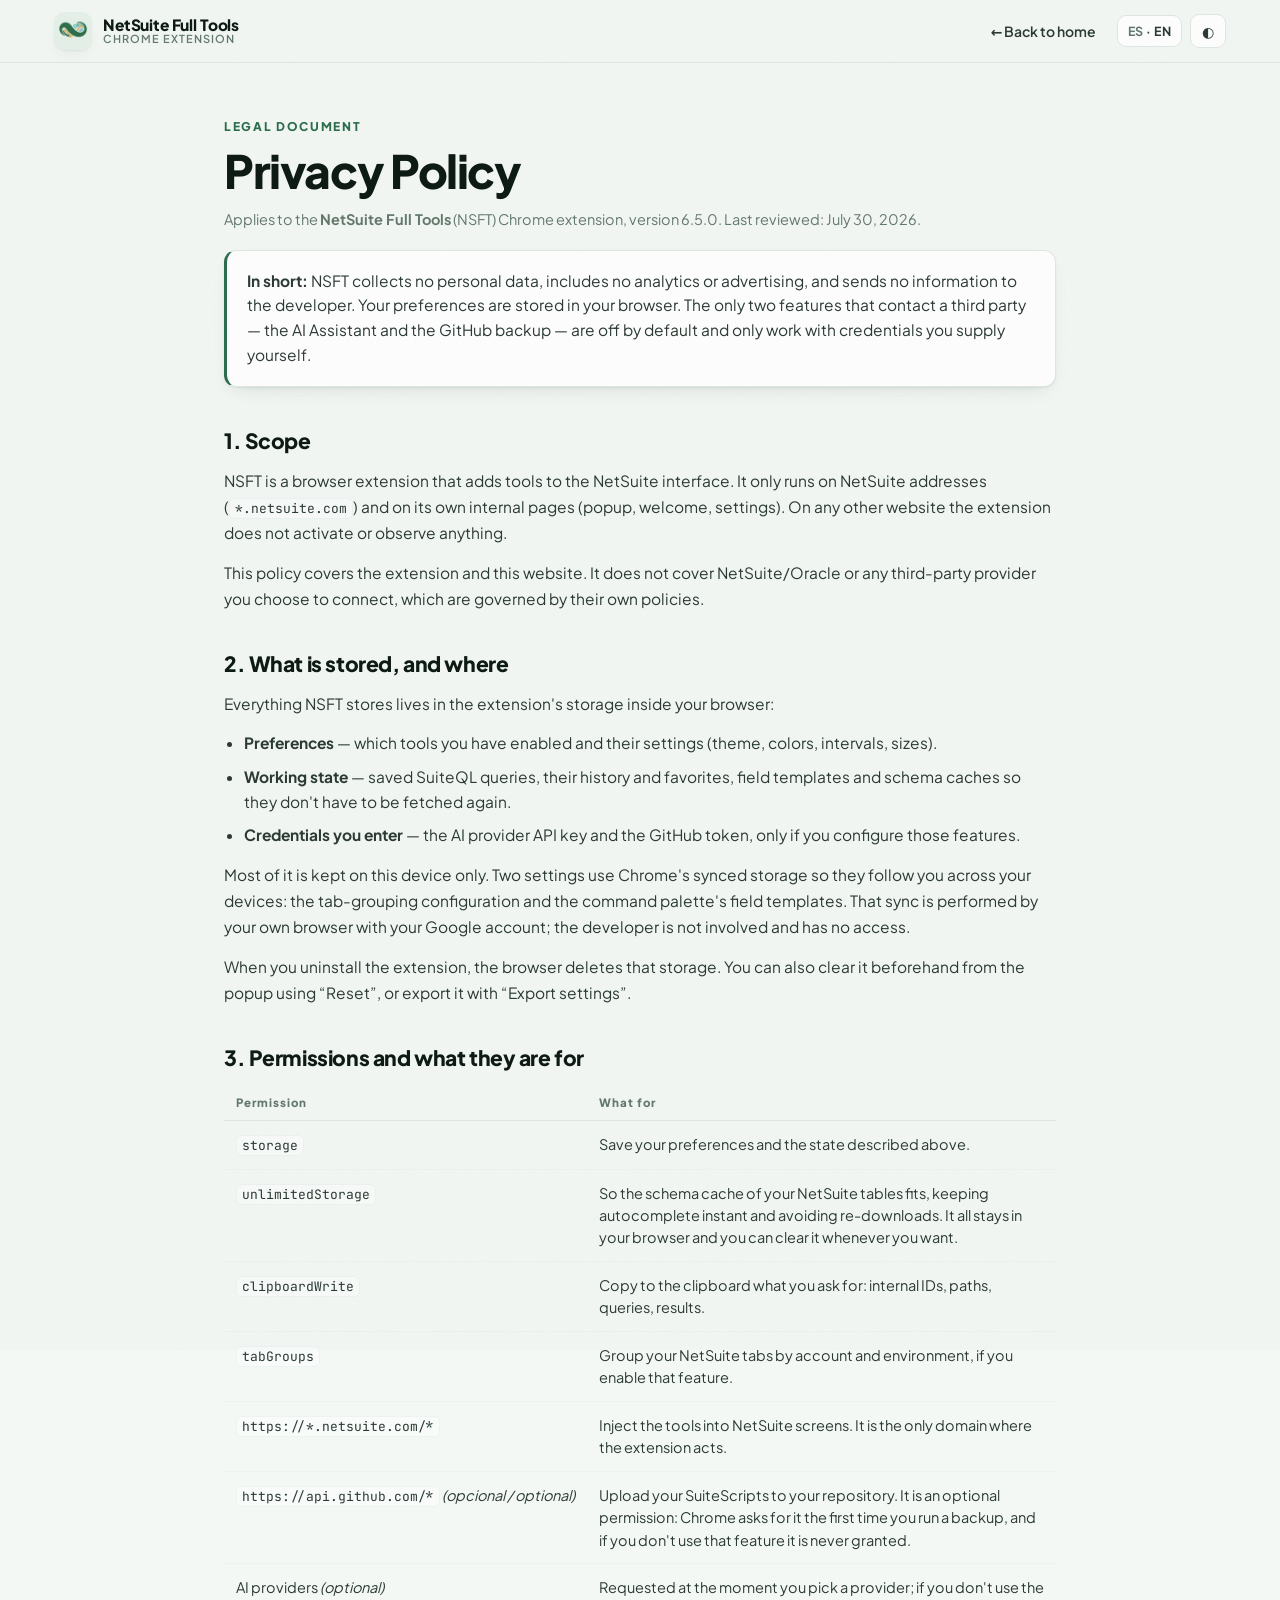
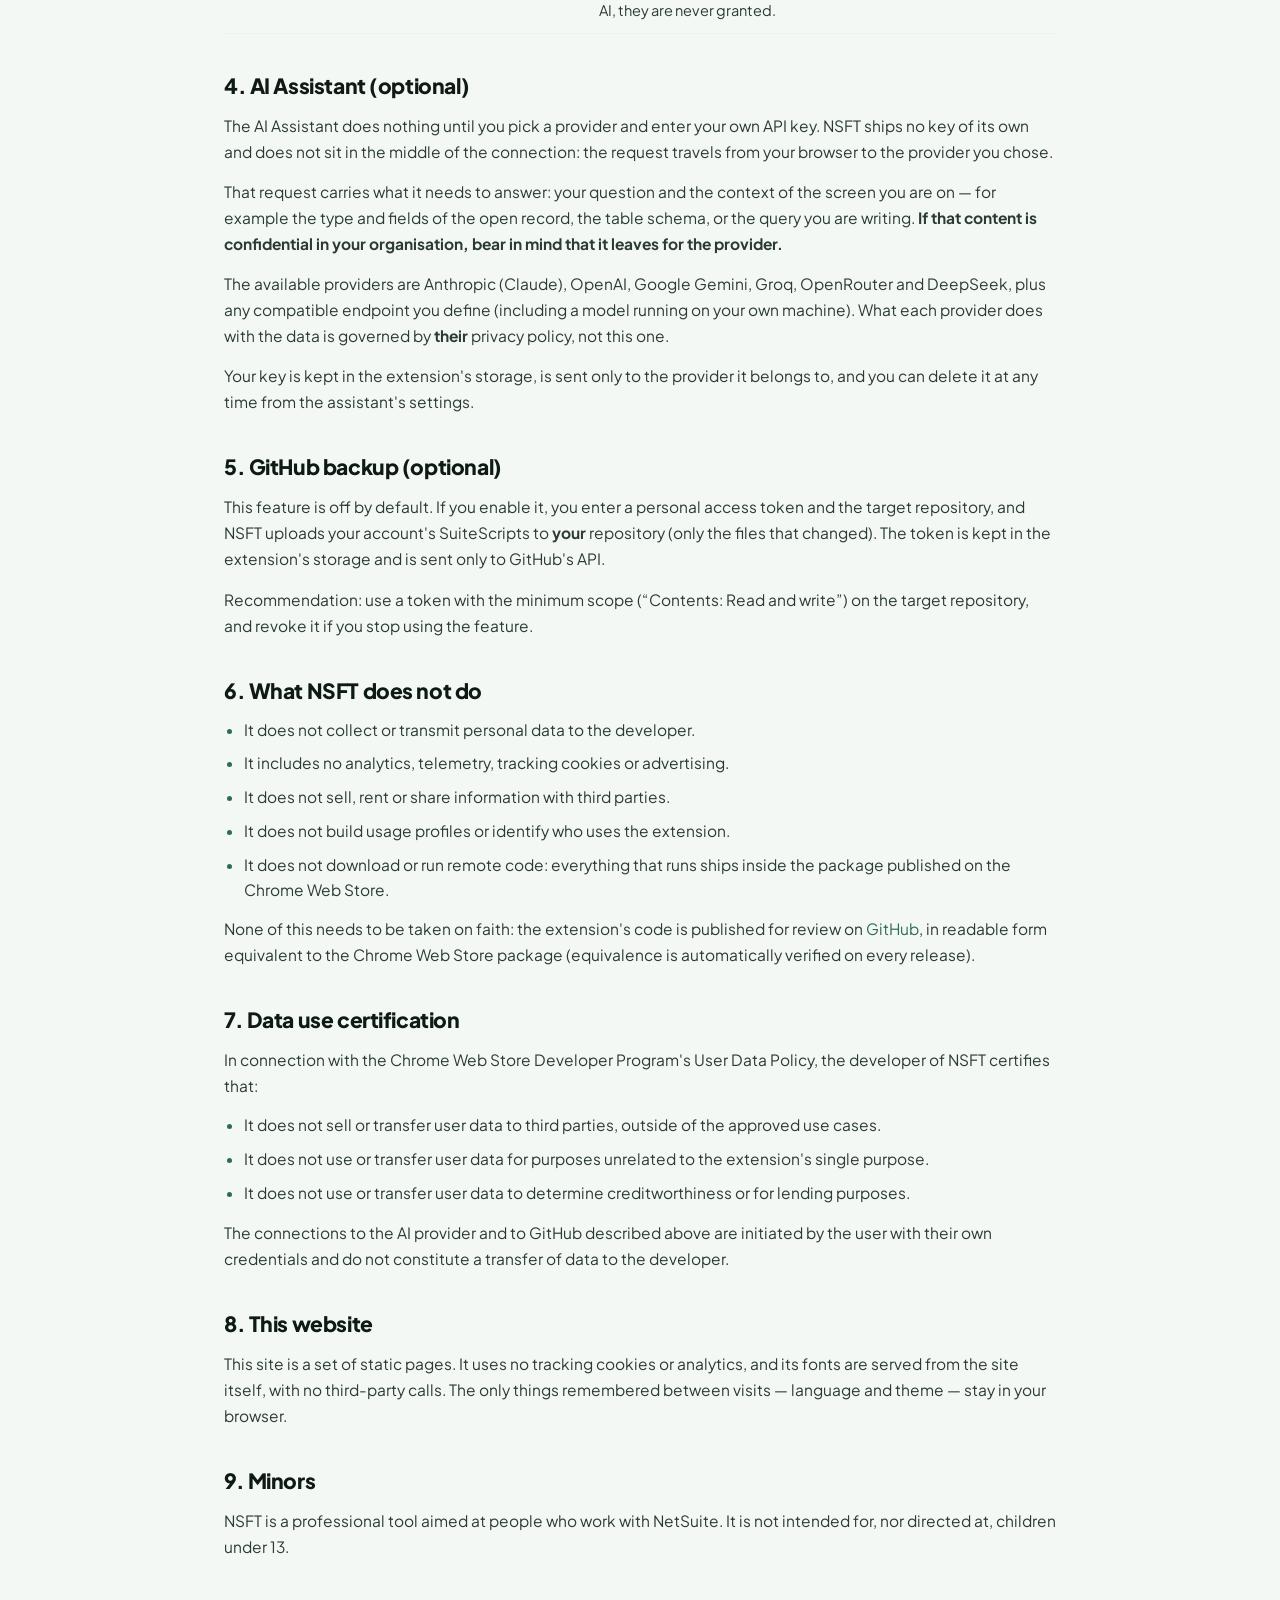
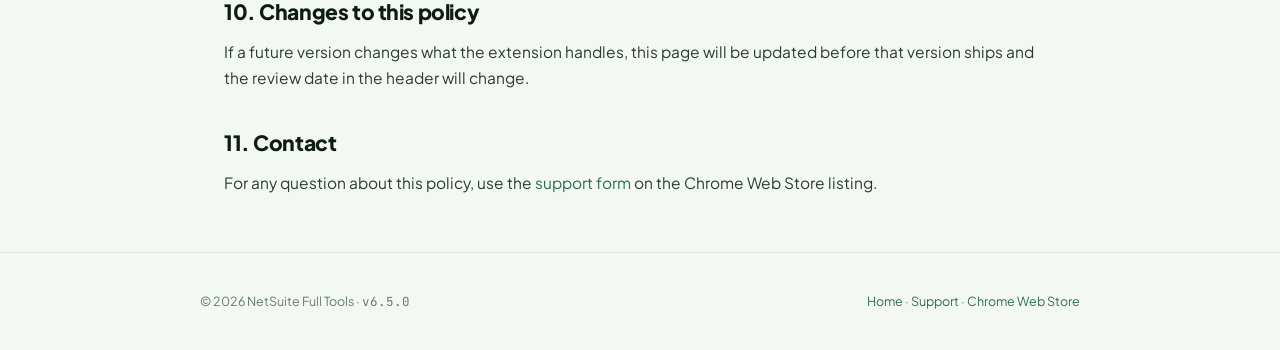
<file: privacidad.html>
<!DOCTYPE html>
<!--
  NetSuite Full Tools — plantilla de la Política de privacidad.

  Se edita a mano; `privacidad.html` se GENERA con `npm run landing`.
  Es la URL pública que pide la Chrome Web Store para la certificación de
  privacidad y la que se pega en el campo «Política de privacidad» del Panel.

  Marcadores que rellena build.js:
    6.5.0  versión del manifest   30 de julio de 2026 / July 30, 2026  última revisión
    <p><span data-l="es">Para cualquier duda sobre esta política, usa el <a href="https://chromewebstore.google.com/detail/netsuite-full-tools/fgldkomofdfcmkccjgalihlollndjmcc/support" target="_blank" rel="noopener">formulario de soporte</a> de la ficha en la Chrome Web Store.</span><span data-l="en">For any question about this policy, use the <a href="https://chromewebstore.google.com/detail/netsuite-full-tools/fgldkomofdfcmkccjgalihlollndjmcc/support" target="_blank" rel="noopener">support form</a> on the Chrome Web Store listing.</span></p>  bloque de contacto

  IMPORTANTE: lo que aquí se afirma tiene que seguir siendo cierto en el código.
  Si cambian los permisos del manifest o aparece una función que envíe datos
  fuera, hay que actualizar esta página ANTES de publicar.
-->
<html lang="es" data-theme="light">
<head>
<meta charset="utf-8">
<meta name="viewport" content="width=device-width, initial-scale=1">
<title>Política de privacidad — NetSuite Full Tools</title>
<meta name="description" content="Política de privacidad de la extensión de Chrome NetSuite Full Tools: qué datos guarda, dónde los guarda y qué ocurre con el Asistente de IA y el respaldo a GitHub.">
<meta name="theme-color" content="#2C6E4E">
<link rel="icon" type="image/png" sizes="128x128" href="assets/icon128.png">
<link rel="stylesheet" href="styles.css">

<meta property="og:type" content="website">
<meta property="og:title" content="Política de privacidad — NetSuite Full Tools">
<meta property="og:description" content="Qué datos guarda la extensión, dónde los guarda y qué ocurre con el Asistente de IA y el respaldo a GitHub.">
<meta property="og:image" content="https://netsuitefulltools.com/assets/icon128.png">

<script>
  (function () {
    // Arranca SIEMPRE en claro: la web es la carta de presentación y debe verse
    // igual para todo el mundo. El modo oscuro es una elección del visitante, no
    // del sistema operativo — igual que en la extensión.
    var t = null;
    try { t = localStorage.getItem('nsft-theme'); } catch (e) { /* incógnito */ }
    document.documentElement.setAttribute('data-theme', t === 'dark' ? 'dark' : 'light');
    document.documentElement.classList.add('nsft-anim');
  })();
</script>
<link rel="canonical" href="https://netsuitefulltools.com/privacidad.html">
<meta property="og:url" content="https://netsuitefulltools.com/privacidad.html">
</head>
<body>

<div class="nsft-grain" aria-hidden="true"></div>
<div class="nsft-progress" aria-hidden="true"><span id="nsft-progress-bar" class="nsft-progress-bar"></span></div>

<div id="nsft-root" data-lang="es" data-theme="light" data-cat="all" style="background:var(--bg);color:var(--fg);min-height:100vh;overflow-x:hidden;">

  <header style="position:sticky;top:0;z-index:50;backdrop-filter:blur(14px);background:color-mix(in oklab, var(--bg) 78%, transparent);border-bottom:1px solid var(--line);">
    <div style="max-width:1220px;margin:0 auto;padding:12px 24px;display:flex;align-items:center;gap:20px;">
      <a href="index.html" style="display:flex;align-items:center;gap:11px;color:var(--fg);">
        <span class="nsft-logo-badge"><img src="assets/logo.webp" alt="" width="128" height="128"></span>
        <span style="display:flex;flex-direction:column;line-height:1.05;">
          <span style="font-size:15.5px;font-weight:800;letter-spacing:-.01em;">NetSuite Full Tools</span>
          <span style="font-size:11px;font-weight:600;color:var(--muted);letter-spacing:.09em;">CHROME EXTENSION</span>
        </span>
      </a>
      <div style="display:flex;align-items:center;gap:8px;margin-left:auto;">
        <a href="index.html" style="padding:8px 12px;border-radius:9px;font-size:14px;font-weight:600;color:var(--fg2);"><span data-l="es">← Volver al inicio</span><span data-l="en">← Back to home</span></a>
        <button data-act="lang" style="border:1px solid var(--line);background:var(--surface);color:var(--fg2);border-radius:9px;padding:7px 10px;font-family:inherit;font-size:12.5px;font-weight:700;cursor:pointer;letter-spacing:.04em;">
          <span data-l="es">ES · <span style="color:var(--muted);">EN</span></span><span data-l="en"><span style="color:var(--muted);">ES</span> · EN</span>
        </button>
        <button data-act="theme" title="Light / dark" style="border:1px solid var(--line);background:var(--surface);color:var(--fg2);border-radius:9px;width:36px;height:34px;display:grid;place-items:center;cursor:pointer;font-size:14px;">◐</button>
      </div>
    </div>
  </header>

  <main class="nsft-legal">
    <div class="nsft-legal-head">
      <div class="nsft-eyebrow"><span data-l="es">DOCUMENTO LEGAL</span><span data-l="en">LEGAL DOCUMENT</span></div>
      <h1><span data-l="es">Política de privacidad</span><span data-l="en">Privacy Policy</span></h1>
      <p class="nsft-legal-meta">
        <span data-l="es">Aplica a la extensión de Chrome <b>NetSuite Full Tools</b> (NSFT), versión 6.5.0. Última revisión: 30 de julio de 2026.</span>
        <span data-l="en">Applies to the <b>NetSuite Full Tools</b> (NSFT) Chrome extension, version 6.5.0. Last reviewed: July 30, 2026.</span>
      </p>
      <div class="nsft-legal-tldr">
        <span data-l="es"><b>En corto:</b> NSFT no recopila datos personales, no incorpora analítica ni publicidad, y no envía información al desarrollador. Tus preferencias se guardan en tu navegador. Las dos funciones que contactan con un tercero — el Asistente de IA y el respaldo a GitHub — están desactivadas de fábrica y solo funcionan con las credenciales que tú introduces.</span>
        <span data-l="en"><b>In short:</b> NSFT collects no personal data, includes no analytics or advertising, and sends no information to the developer. Your preferences are stored in your browser. The only two features that contact a third party — the AI Assistant and the GitHub backup — are off by default and only work with credentials you supply yourself.</span>
      </div>
    </div>

    <section class="nsft-legal-sec">
      <h2><span data-l="es">1. Alcance</span><span data-l="en">1. Scope</span></h2>
      <p>
        <span data-l="es">NSFT es una extensión de navegador que añade herramientas a la interfaz de NetSuite. Solo se ejecuta en direcciones de NetSuite (<code>*.netsuite.com</code>) y en sus propias páginas internas (popup, bienvenida, configuración). En cualquier otro sitio web la extensión no se activa ni observa nada.</span>
        <span data-l="en">NSFT is a browser extension that adds tools to the NetSuite interface. It only runs on NetSuite addresses (<code>*.netsuite.com</code>) and on its own internal pages (popup, welcome, settings). On any other website the extension does not activate or observe anything.</span>
      </p>
      <p>
        <span data-l="es">Esta política cubre la extensión y este sitio web. No cubre a NetSuite/Oracle ni a los proveedores externos que tú decidas conectar, que se rigen por sus propias políticas.</span>
        <span data-l="en">This policy covers the extension and this website. It does not cover NetSuite/Oracle or any third-party provider you choose to connect, which are governed by their own policies.</span>
      </p>
    </section>

    <section class="nsft-legal-sec">
      <h2><span data-l="es">2. Qué se guarda y dónde</span><span data-l="en">2. What is stored, and where</span></h2>
      <p>
        <span data-l="es">Todo lo que NSFT guarda vive en el almacenamiento de la extensión dentro de tu navegador:</span>
        <span data-l="en">Everything NSFT stores lives in the extension's storage inside your browser:</span>
      </p>
      <ul>
        <li><b><span data-l="es">Preferencias</span><span data-l="en">Preferences</span></b> — <span data-l="es">qué herramientas tienes activadas y sus ajustes (tema, colores, intervalos, tamaños).</span><span data-l="en">which tools you have enabled and their settings (theme, colors, intervals, sizes).</span></li>
        <li><b><span data-l="es">Estado de trabajo</span><span data-l="en">Working state</span></b> — <span data-l="es">consultas SuiteQL guardadas, su historial y favoritos, plantillas de campos y cachés de esquema para no volver a pedirlos.</span><span data-l="en">saved SuiteQL queries, their history and favorites, field templates and schema caches so they don't have to be fetched again.</span></li>
        <li><b><span data-l="es">Credenciales que tú introduces</span><span data-l="en">Credentials you enter</span></b> — <span data-l="es">la clave de API del proveedor de IA y el token de GitHub, solo si configuras esas funciones.</span><span data-l="en">the AI provider API key and the GitHub token, only if you configure those features.</span></li>
      </ul>
      <p>
        <span data-l="es">La mayor parte se guarda únicamente en este equipo. Dos ajustes usan el almacenamiento sincronizado de Chrome para seguirte entre tus dispositivos: la configuración del agrupado de pestañas y las plantillas de campos de la paleta de comandos. Esa sincronización la realiza tu propio navegador con tu cuenta de Google; el desarrollador no interviene ni tiene acceso.</span>
        <span data-l="en">Most of it is kept on this device only. Two settings use Chrome's synced storage so they follow you across your devices: the tab-grouping configuration and the command palette's field templates. That sync is performed by your own browser with your Google account; the developer is not involved and has no access.</span>
      </p>
      <p>
        <span data-l="es">Al desinstalar la extensión, el navegador elimina ese almacenamiento. También puedes borrarlo antes desde el popup con «Restablecer» o exportarlo con «Exportar ajustes».</span>
        <span data-l="en">When you uninstall the extension, the browser deletes that storage. You can also clear it beforehand from the popup using “Reset”, or export it with “Export settings”.</span>
      </p>
    </section>

    <section class="nsft-legal-sec">
      <h2><span data-l="es">3. Permisos y para qué se usan</span><span data-l="en">3. Permissions and what they are for</span></h2>
      <table class="nsft-legal-table">
        <thead>
          <tr>
            <th><span data-l="es">Permiso</span><span data-l="en">Permission</span></th>
            <th><span data-l="es">Para qué</span><span data-l="en">What for</span></th>
          </tr>
        </thead>
        <tbody>
          <tr>
            <td><code>storage</code></td>
            <td><span data-l="es">Guardar tus preferencias y el estado descrito arriba.</span><span data-l="en">Save your preferences and the state described above.</span></td>
          </tr>
          <tr>
            <td><code>unlimitedStorage</code></td>
            <td><span data-l="es">Que quepa el caché de esquemas de tus tablas de NetSuite, para que el autocompletado sea instantáneo y no haya que volver a descargarlos. Todo se queda en tu navegador y puedes vaciarlo cuando quieras.</span><span data-l="en">So the schema cache of your NetSuite tables fits, keeping autocomplete instant and avoiding re-downloads. It all stays in your browser and you can clear it whenever you want.</span></td>
          </tr>
          <tr>
            <td><code>clipboardWrite</code></td>
            <td><span data-l="es">Copiar al portapapeles lo que tú pides: IDs internos, rutas, consultas, resultados.</span><span data-l="en">Copy to the clipboard what you ask for: internal IDs, paths, queries, results.</span></td>
          </tr>
          <tr>
            <td><code>tabGroups</code></td>
            <td><span data-l="es">Agrupar tus pestañas de NetSuite por cuenta y entorno, si activas esa función.</span><span data-l="en">Group your NetSuite tabs by account and environment, if you enable that feature.</span></td>
          </tr>
          <tr>
            <td><code>https://*.netsuite.com/*</code></td>
            <td><span data-l="es">Inyectar las herramientas en las pantallas de NetSuite. Es el único dominio donde la extensión actúa.</span><span data-l="en">Inject the tools into NetSuite screens. It is the only domain where the extension acts.</span></td>
          </tr>
          <tr>
            <td><code>https://api.github.com/*</code> <i>(opcional / optional)</i></td>
            <td><span data-l="es">Subir tus SuiteScripts a tu repositorio. Es un permiso opcional: Chrome te lo pide la primera vez que lanzas un respaldo, y si no usas esa función nunca se concede.</span><span data-l="en">Upload your SuiteScripts to your repository. It is an optional permission: Chrome asks for it the first time you run a backup, and if you don't use that feature it is never granted.</span></td>
          </tr>
          <tr>
            <td><span data-l="es">Proveedores de IA <i>(opcionales)</i></span><span data-l="en">AI providers <i>(optional)</i></span></td>
            <td><span data-l="es">Se piden en el momento en que eliges un proveedor; si no usas la IA, nunca se conceden.</span><span data-l="en">Requested at the moment you pick a provider; if you don't use the AI, they are never granted.</span></td>
          </tr>
        </tbody>
      </table>
    </section>

    <section class="nsft-legal-sec">
      <h2><span data-l="es">4. Asistente de IA (opcional)</span><span data-l="en">4. AI Assistant (optional)</span></h2>
      <p>
        <span data-l="es">El Asistente de IA no funciona hasta que eliges un proveedor e introduces tu propia clave de API. NSFT no incluye ninguna clave ni intermedia la conexión: la petición viaja de tu navegador al proveedor que tú hayas elegido.</span>
        <span data-l="en">The AI Assistant does nothing until you pick a provider and enter your own API key. NSFT ships no key of its own and does not sit in the middle of the connection: the request travels from your browser to the provider you chose.</span>
      </p>
      <p>
        <span data-l="es">En esa petición viaja lo que necesita para responder: tu pregunta y el contexto de la pantalla en la que estás — por ejemplo el tipo y los campos del registro abierto, el esquema de las tablas o la consulta que estás escribiendo. <b>Si ese contenido es confidencial en tu organización, ten en cuenta que sale hacia el proveedor.</b></span>
        <span data-l="en">That request carries what it needs to answer: your question and the context of the screen you are on — for example the type and fields of the open record, the table schema, or the query you are writing. <b>If that content is confidential in your organisation, bear in mind that it leaves for the provider.</b></span>
      </p>
      <p>
        <span data-l="es">Los proveedores disponibles son Anthropic (Claude), OpenAI, Google Gemini, Groq, OpenRouter y DeepSeek, además de un endpoint compatible que tú definas (incluido un modelo local en tu propio equipo). Lo que cada proveedor hace con los datos se rige por <b>su</b> política de privacidad, no por esta.</span>
        <span data-l="en">The available providers are Anthropic (Claude), OpenAI, Google Gemini, Groq, OpenRouter and DeepSeek, plus any compatible endpoint you define (including a model running on your own machine). What each provider does with the data is governed by <b>their</b> privacy policy, not this one.</span>
      </p>
      <p>
        <span data-l="es">Tu clave se guarda en el almacenamiento de la extensión, se envía solo al proveedor al que pertenece y puedes borrarla en cualquier momento desde la configuración del asistente.</span>
        <span data-l="en">Your key is kept in the extension's storage, is sent only to the provider it belongs to, and you can delete it at any time from the assistant's settings.</span>
      </p>
    </section>

    <section class="nsft-legal-sec">
      <h2><span data-l="es">5. Respaldo a GitHub (opcional)</span><span data-l="en">5. GitHub backup (optional)</span></h2>
      <p>
        <span data-l="es">Esta función está desactivada de fábrica. Si la activas, introduces un token de acceso personal y el repositorio de destino, y NSFT sube a <b>tu</b> repositorio los SuiteScripts de la cuenta (solo los archivos que hayan cambiado). El token se guarda en el almacenamiento de la extensión y se envía únicamente a la API de GitHub.</span>
        <span data-l="en">This feature is off by default. If you enable it, you enter a personal access token and the target repository, and NSFT uploads your account's SuiteScripts to <b>your</b> repository (only the files that changed). The token is kept in the extension's storage and is sent only to GitHub's API.</span>
      </p>
      <p>
        <span data-l="es">Recomendación: usa un token con el permiso mínimo («Contents: Read and write») sobre el repositorio de destino y revócalo si dejas de usar la función.</span>
        <span data-l="en">Recommendation: use a token with the minimum scope (“Contents: Read and write”) on the target repository, and revoke it if you stop using the feature.</span>
      </p>
    </section>

    <section class="nsft-legal-sec">
      <h2><span data-l="es">6. Lo que NSFT no hace</span><span data-l="en">6. What NSFT does not do</span></h2>
      <ul class="nsft-legal-nots">
        <li><span data-l="es">No recopila ni transmite datos personales al desarrollador.</span><span data-l="en">It does not collect or transmit personal data to the developer.</span></li>
        <li><span data-l="es">No incorpora analítica, telemetría, cookies de seguimiento ni publicidad.</span><span data-l="en">It includes no analytics, telemetry, tracking cookies or advertising.</span></li>
        <li><span data-l="es">No vende, alquila ni comparte información con terceros.</span><span data-l="en">It does not sell, rent or share information with third parties.</span></li>
        <li><span data-l="es">No crea perfiles de uso ni identifica a quién usa la extensión.</span><span data-l="en">It does not build usage profiles or identify who uses the extension.</span></li>
        <li><span data-l="es">No descarga ni ejecuta código remoto: todo lo que corre viene en el paquete publicado en la Chrome Web Store.</span><span data-l="en">It does not download or run remote code: everything that runs ships inside the package published on the Chrome Web Store.</span></li>
      </ul>
      <p><span data-l="es">Nada de esto hay que creerlo por fe: el código de la extensión está publicado para revisión en <a href="https://github.com/IrodoriCiel/netsuite-full-tools" target="_blank" rel="noopener">GitHub</a>, en versión legible y equivalente al paquete de la Chrome Web Store (la equivalencia se verifica automáticamente en cada versión).</span><span data-l="en">None of this needs to be taken on faith: the extension's code is published for review on <a href="https://github.com/IrodoriCiel/netsuite-full-tools" target="_blank" rel="noopener">GitHub</a>, in readable form equivalent to the Chrome Web Store package (equivalence is automatically verified on every release).</span></p>
    </section>

    <section class="nsft-legal-sec">
      <h2><span data-l="es">7. Certificación de uso de datos</span><span data-l="en">7. Data use certification</span></h2>
      <p>
        <span data-l="es">En relación con la Política de Datos de Usuario del programa para desarrolladores de la Chrome Web Store, el desarrollador de NSFT certifica que:</span>
        <span data-l="en">In connection with the Chrome Web Store Developer Program's User Data Policy, the developer of NSFT certifies that:</span>
      </p>
      <ul class="nsft-legal-nots">
        <li><span data-l="es">No vende ni transfiere datos de usuario a terceros, salvo los casos de uso aprobados.</span><span data-l="en">It does not sell or transfer user data to third parties, outside of the approved use cases.</span></li>
        <li><span data-l="es">No usa ni transfiere datos de usuario para fines ajenos a la funcionalidad principal de la extensión.</span><span data-l="en">It does not use or transfer user data for purposes unrelated to the extension's single purpose.</span></li>
        <li><span data-l="es">No usa ni transfiere datos de usuario para determinar solvencia ni con fines de préstamo.</span><span data-l="en">It does not use or transfer user data to determine creditworthiness or for lending purposes.</span></li>
      </ul>
      <p>
        <span data-l="es">Las conexiones al proveedor de IA y a GitHub descritas arriba las inicia la persona usuaria con sus propias credenciales y no constituyen transferencia de datos al desarrollador.</span>
        <span data-l="en">The connections to the AI provider and to GitHub described above are initiated by the user with their own credentials and do not constitute a transfer of data to the developer.</span>
      </p>
    </section>

    <section class="nsft-legal-sec">
      <h2><span data-l="es">8. Este sitio web</span><span data-l="en">8. This website</span></h2>
      <p>
        <span data-l="es">Esta web es un conjunto de páginas estáticas. No usa cookies de seguimiento ni analítica, y las tipografías se sirven desde el propio sitio, sin llamadas a terceros. Lo único que se recuerda entre visitas —idioma y tema— queda en tu navegador.</span>
        <span data-l="en">This site is a set of static pages. It uses no tracking cookies or analytics, and its fonts are served from the site itself, with no third-party calls. The only things remembered between visits — language and theme — stay in your browser.</span>
      </p>
    </section>

    <section class="nsft-legal-sec">
      <h2><span data-l="es">9. Menores</span><span data-l="en">9. Minors</span></h2>
      <p>
        <span data-l="es">NSFT es una herramienta profesional dirigida a personas que trabajan con NetSuite. No está destinada a menores de 13 años ni se dirige a ellos.</span>
        <span data-l="en">NSFT is a professional tool aimed at people who work with NetSuite. It is not intended for, nor directed at, children under 13.</span>
      </p>
    </section>

    <section class="nsft-legal-sec">
      <h2><span data-l="es">10. Cambios en esta política</span><span data-l="en">10. Changes to this policy</span></h2>
      <p>
        <span data-l="es">Si una versión futura cambia lo que la extensión maneja, esta página se actualizará antes de publicarla y cambiará la fecha de revisión de la cabecera.</span>
        <span data-l="en">If a future version changes what the extension handles, this page will be updated before that version ships and the review date in the header will change.</span>
      </p>
    </section>

    <section class="nsft-legal-sec">
      <h2><span data-l="es">11. Contacto</span><span data-l="en">11. Contact</span></h2>
      <p><span data-l="es">Para cualquier duda sobre esta política, usa el <a href="https://chromewebstore.google.com/detail/netsuite-full-tools/fgldkomofdfcmkccjgalihlollndjmcc/support" target="_blank" rel="noopener">formulario de soporte</a> de la ficha en la Chrome Web Store.</span><span data-l="en">For any question about this policy, use the <a href="https://chromewebstore.google.com/detail/netsuite-full-tools/fgldkomofdfcmkccjgalihlollndjmcc/support" target="_blank" rel="noopener">support form</a> on the Chrome Web Store listing.</span></p>
    </section>
  </main>

  <footer style="padding:40px 24px;margin-top:56px;border-top:1px solid var(--line);">
    <div style="max-width:880px;margin:0 auto;display:flex;justify-content:space-between;gap:16px;flex-wrap:wrap;font-size:12.5px;color:var(--muted);">
      <span>© 2026 NetSuite Full Tools · <span style="font-family:'JetBrains Mono',monospace;">v6.5.0</span></span>
      <span><a href="index.html"><span data-l="es">Inicio</span><span data-l="en">Home</span></a> · <a href="soporte.html"><span data-l="es">Asistencia</span><span data-l="en">Support</span></a> · <a href="https://chromewebstore.google.com/detail/netsuite-full-tools/fgldkomofdfcmkccjgalihlollndjmcc" target="_blank" rel="noopener">Chrome Web Store</a></span>
    </div>
  </footer>
</div>

<script src="app.js" defer></script>
</body>
</html>
</file>
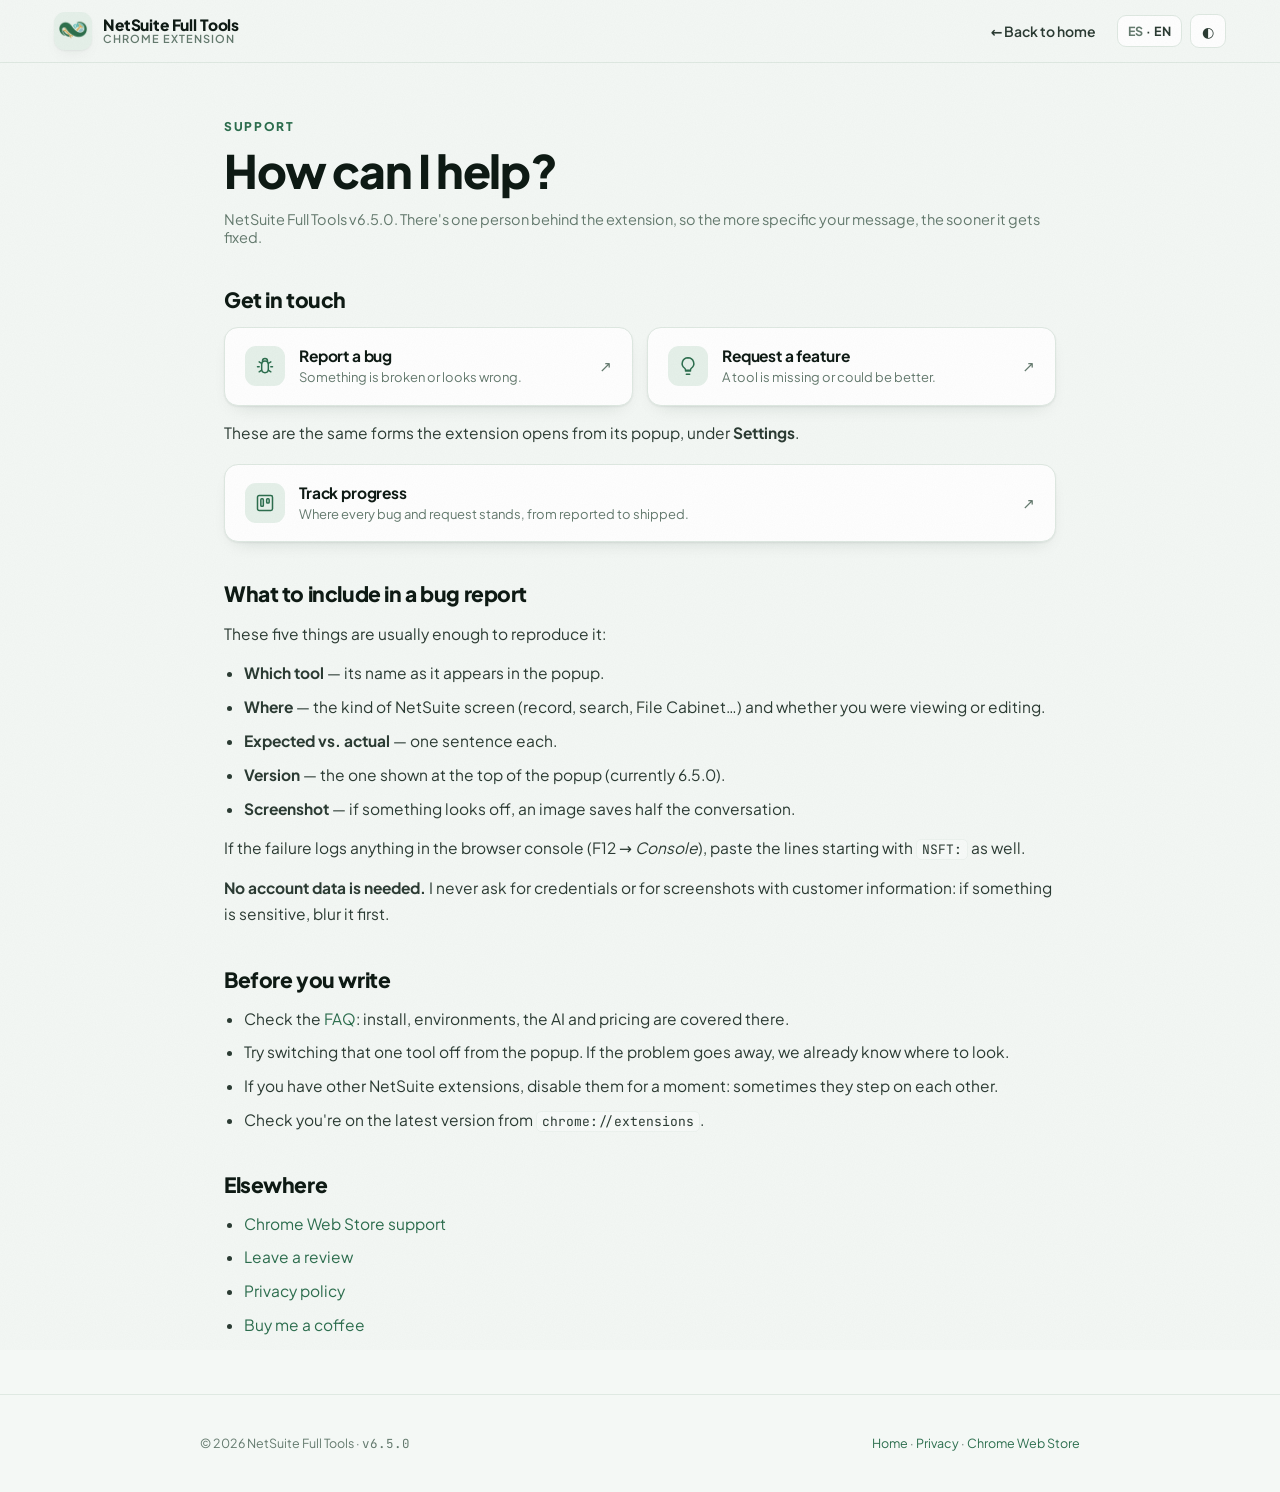
<file: soporte.html>
<!DOCTYPE html>
<!--
  NetSuite Full Tools — plantilla de la página de asistencia.

  Se edita a mano; `soporte.html` se GENERA con `npm run landing`.

  Es la URL que pide la Chrome Web Store en el campo «Asistencia» de la ficha.
  Los formularios son los mismos que abre el popup de la extensión, así que si
  cambian allí hay que cambiarlos aquí (y al revés).

  Marcadores que rellena build.js:
    6.5.0  versión del manifest
-->
<html lang="es">
<head>
<meta charset="utf-8">
<meta name="viewport" content="width=device-width, initial-scale=1">
<title>Asistencia — NetSuite Full Tools</title>
<meta name="description" content="Ayuda para NetSuite Full Tools: reportar un error, pedir una función nueva, preguntas frecuentes y qué incluir al escribir.">
<meta name="theme-color" content="#2C6E4E">
<link rel="icon" type="image/png" sizes="128x128" href="assets/icon128.png">
<link rel="stylesheet" href="styles.css">

<meta property="og:type" content="website">
<meta property="og:title" content="Asistencia — NetSuite Full Tools">
<meta property="og:description" content="Reportar un error, pedir una función nueva y resolver dudas sobre la extensión.">
<meta property="og:image" content="https://netsuitefulltools.com/assets/icon128.png">

<script>
  (function () {
    // Arranca SIEMPRE en claro: la web es la carta de presentación y debe verse
    // igual para todo el mundo. El modo oscuro es una elección del visitante, no
    // del sistema operativo — igual que en la extensión.
    var t = null;
    try { t = localStorage.getItem('nsft-theme'); } catch (e) { /* incógnito */ }
    document.documentElement.setAttribute('data-theme', t === 'dark' ? 'dark' : 'light');
    document.documentElement.classList.add('nsft-anim');
  })();
</script>
<link rel="canonical" href="https://netsuitefulltools.com/soporte.html">
<meta property="og:url" content="https://netsuitefulltools.com/soporte.html">
</head>
<body>

<div class="nsft-grain" aria-hidden="true"></div>
<div class="nsft-progress" aria-hidden="true"><span id="nsft-progress-bar" class="nsft-progress-bar"></span></div>

<div id="nsft-root" data-lang="es" data-theme="light" data-cat="all" style="background:var(--bg);color:var(--fg);min-height:100vh;overflow-x:hidden;">

  <header style="position:sticky;top:0;z-index:50;backdrop-filter:blur(14px);background:color-mix(in oklab, var(--bg) 78%, transparent);border-bottom:1px solid var(--line);">
    <div style="max-width:1220px;margin:0 auto;padding:12px 24px;display:flex;align-items:center;gap:20px;">
      <a href="index.html" style="display:flex;align-items:center;gap:11px;color:var(--fg);">
        <span class="nsft-logo-badge"><img src="assets/logo.webp" alt="" width="128" height="128"></span>
        <span style="display:flex;flex-direction:column;line-height:1.05;">
          <span style="font-size:15.5px;font-weight:800;letter-spacing:-.01em;">NetSuite Full Tools</span>
          <span style="font-size:11px;font-weight:600;color:var(--muted);letter-spacing:.09em;">CHROME EXTENSION</span>
        </span>
      </a>
      <div style="display:flex;align-items:center;gap:8px;margin-left:auto;">
        <a href="index.html" style="padding:8px 12px;border-radius:9px;font-size:14px;font-weight:600;color:var(--fg2);"><span data-l="es">← Volver al inicio</span><span data-l="en">← Back to home</span></a>
        <button data-act="lang" style="border:1px solid var(--line);background:var(--surface);color:var(--fg2);border-radius:9px;padding:7px 10px;font-family:inherit;font-size:12.5px;font-weight:700;cursor:pointer;letter-spacing:.04em;">
          <span data-l="es">ES · <span style="color:var(--muted);">EN</span></span><span data-l="en"><span style="color:var(--muted);">ES</span> · EN</span>
        </button>
        <button data-act="theme" title="Light / dark" style="border:1px solid var(--line);background:var(--surface);color:var(--fg2);border-radius:9px;width:36px;height:34px;display:grid;place-items:center;cursor:pointer;font-size:14px;">◐</button>
      </div>
    </div>
  </header>

  <main class="nsft-legal">
    <div class="nsft-legal-head">
      <div class="nsft-eyebrow"><span data-l="es">ASISTENCIA</span><span data-l="en">SUPPORT</span></div>
      <h1><span data-l="es">¿En qué te echo una mano?</span><span data-l="en">How can I help?</span></h1>
      <p class="nsft-legal-meta">
        <span data-l="es">NetSuite Full Tools v6.5.0. Detrás de la extensión hay una persona, así que cuanto más concreto sea el mensaje, antes se arregla.</span>
        <span data-l="en">NetSuite Full Tools v6.5.0. There's one person behind the extension, so the more specific your message, the sooner it gets fixed.</span>
      </p>
    </div>

    <section class="nsft-legal-sec">
      <h2><span data-l="es">Escríbeme</span><span data-l="en">Get in touch</span></h2>
      <div class="nsft-forms-grid">
        <a href="https://forms.gle/6FPaQNjs6pUJu9WV8" target="_blank" rel="noopener" class="nsft-form-card">
          <span class="nsft-form-icon"><svg viewBox="0 0 24 24" fill="none" stroke="currentColor" stroke-width="1.8" stroke-linecap="round" stroke-linejoin="round" aria-hidden="true"><rect x="8" y="6" width="8" height="14" rx="4"></rect><path d="M19 7l-3 2"></path><path d="M5 7l3 2"></path><path d="M19 13h2"></path><path d="M3 13h2"></path><path d="M19 19l-3-2"></path><path d="M5 19l3-2"></path><path d="M9 6a3 3 0 0 1 6 0"></path></svg></span>
          <span class="nsft-form-text">
            <strong><span data-l="es">Reportar un error</span><span data-l="en">Report a bug</span></strong>
            <small><span data-l="es">Algo no funciona o se ve mal.</span><span data-l="en">Something is broken or looks wrong.</span></small>
          </span>
          <span class="nsft-form-chev" aria-hidden="true">↗</span>
        </a>
        <a href="https://forms.gle/ZTdVMEu3CZYTxhWf7" target="_blank" rel="noopener" class="nsft-form-card">
          <span class="nsft-form-icon"><svg viewBox="0 0 24 24" fill="none" stroke="currentColor" stroke-width="1.8" stroke-linecap="round" stroke-linejoin="round" aria-hidden="true"><path d="M9 18h6"></path><path d="M10 22h4"></path><path d="M12 2a7 7 0 0 0-4 12.7c.6.5 1 1.2 1 2V17h6v-.3c0-.8.4-1.5 1-2A7 7 0 0 0 12 2z"></path></svg></span>
          <span class="nsft-form-text">
            <strong><span data-l="es">Pedir nueva función</span><span data-l="en">Request a feature</span></strong>
            <small><span data-l="es">Falta una herramienta o se puede mejorar.</span><span data-l="en">A tool is missing or could be better.</span></small>
          </span>
          <span class="nsft-form-chev" aria-hidden="true">↗</span>
        </a>
      </div>
      <p style="margin-top:14px;">
        <span data-l="es">Son los mismos formularios que abre la extensión desde su popup, en <b>Configuración</b>.</span>
        <span data-l="en">These are the same forms the extension opens from its popup, under <b>Settings</b>.</span>
      </p>
      <!-- Qué pasa DESPUÉS de enviar el formulario: el tablero público. Va suelto
           (no dentro de .nsft-forms-grid) para que ocupe el ancho completo y no
           se lea como un tercer formulario. -->
      <a href="https://irodoriciel.github.io/nsft-tablero/" target="_blank" rel="noopener" class="nsft-form-card" style="margin-top:18px;">
        <span class="nsft-form-icon"><svg viewBox="0 0 24 24" fill="none" stroke="currentColor" stroke-width="1.8" stroke-linecap="round" stroke-linejoin="round" aria-hidden="true"><rect x="3" y="3" width="18" height="18" rx="2"></rect><rect x="7" y="7" width="3" height="9" rx="1"></rect><rect x="14" y="7" width="3" height="5" rx="1"></rect></svg></span>
        <span class="nsft-form-text">
          <strong><span data-l="es">Ver el tablero</span><span data-l="en">Track progress</span></strong>
          <small><span data-l="es">En qué va cada error y cada mejora, de reportado a publicado.</span><span data-l="en">Where every bug and request stands, from reported to shipped.</span></small>
        </span>
        <span class="nsft-form-chev" aria-hidden="true">↗</span>
      </a>
    </section>

    <section class="nsft-legal-sec">
      <h2><span data-l="es">Qué contar al reportar un error</span><span data-l="en">What to include in a bug report</span></h2>
      <p>
        <span data-l="es">Con estos cinco datos casi siempre basta para reproducirlo:</span>
        <span data-l="en">These five things are usually enough to reproduce it:</span>
      </p>
      <ul>
        <li><b><span data-l="es">Qué herramienta</span><span data-l="en">Which tool</span></b> — <span data-l="es">el nombre tal y como aparece en el popup.</span><span data-l="en">its name as it appears in the popup.</span></li>
        <li><b><span data-l="es">Dónde</span><span data-l="en">Where</span></b> — <span data-l="es">tipo de pantalla de NetSuite (registro, búsqueda, File Cabinet…) y si era vista o edición.</span><span data-l="en">the kind of NetSuite screen (record, search, File Cabinet…) and whether you were viewing or editing.</span></li>
        <li><b><span data-l="es">Qué esperabas y qué pasó</span><span data-l="en">Expected vs. actual</span></b> — <span data-l="es">en una frase cada cosa.</span><span data-l="en">one sentence each.</span></li>
        <li><b><span data-l="es">Versión</span><span data-l="en">Version</span></b> — <span data-l="es">la que sale arriba en el popup (hoy, la 6.5.0).</span><span data-l="en">the one shown at the top of the popup (currently 6.5.0).</span></li>
        <li><b><span data-l="es">Captura</span><span data-l="en">Screenshot</span></b> — <span data-l="es">si se ve algo raro, una imagen ahorra media conversación.</span><span data-l="en">if something looks off, an image saves half the conversation.</span></li>
      </ul>
      <p>
        <span data-l="es">Si el fallo deja algo en la consola del navegador (F12 → <i>Console</i>), pega también las líneas que empiecen por <code>NSFT:</code>.</span>
        <span data-l="en">If the failure logs anything in the browser console (F12 → <i>Console</i>), paste the lines starting with <code>NSFT:</code> as well.</span>
      </p>
      <p>
        <span data-l="es"><b>No hace falta que envíes datos de tu cuenta.</b> Nunca pido credenciales, ni capturas con información de clientes: si algo es sensible, tápalo antes.</span>
        <span data-l="en"><b>No account data is needed.</b> I never ask for credentials or for screenshots with customer information: if something is sensitive, blur it first.</span>
      </p>
    </section>

    <section class="nsft-legal-sec">
      <h2><span data-l="es">Antes de escribir</span><span data-l="en">Before you write</span></h2>
      <ul>
        <li>
          <span data-l="es">Mira las <a href="index.html#faq">preguntas frecuentes</a>: instalación, entornos, la IA y el precio están ahí.</span>
          <span data-l="en">Check the <a href="index.html#faq">FAQ</a>: install, environments, the AI and pricing are covered there.</span>
        </li>
        <li>
          <span data-l="es">Prueba a desactivar la herramienta concreta desde el popup. Si el problema desaparece, ya sabemos por dónde va.</span>
          <span data-l="en">Try switching that one tool off from the popup. If the problem goes away, we already know where to look.</span>
        </li>
        <li>
          <span data-l="es">Si tienes otras extensiones para NetSuite, desactívalas un momento: a veces se pisan entre ellas.</span>
          <span data-l="en">If you have other NetSuite extensions, disable them for a moment: sometimes they step on each other.</span>
        </li>
        <li>
          <span data-l="es">Comprueba que estás en la última versión desde <code>chrome://extensions</code>.</span>
          <span data-l="en">Check you're on the latest version from <code>chrome://extensions</code>.</span>
        </li>
      </ul>
    </section>

    <section class="nsft-legal-sec">
      <h2><span data-l="es">Otros sitios</span><span data-l="en">Elsewhere</span></h2>
      <ul>
        <li><a href="https://chromewebstore.google.com/detail/netsuite-full-tools/fgldkomofdfcmkccjgalihlollndjmcc/support" target="_blank" rel="noopener"><span data-l="es">Soporte en la Chrome Web Store</span><span data-l="en">Chrome Web Store support</span></a></li>
        <li><a href="https://chromewebstore.google.com/detail/netsuite-full-tools/fgldkomofdfcmkccjgalihlollndjmcc/reviews" target="_blank" rel="noopener"><span data-l="es">Dejar una reseña</span><span data-l="en">Leave a review</span></a></li>
        <li><a href="privacidad.html"><span data-l="es">Política de privacidad</span><span data-l="en">Privacy policy</span></a></li>
        <li><a href="https://buymeacoffee.com/miguelgarcia93" target="_blank" rel="noopener"><span data-l="es">Invítame un café</span><span data-l="en">Buy me a coffee</span></a></li>
      </ul>
    </section>
  </main>

  <footer style="padding:40px 24px;margin-top:56px;border-top:1px solid var(--line);">
    <div style="max-width:880px;margin:0 auto;display:flex;justify-content:space-between;gap:16px;flex-wrap:wrap;font-size:12.5px;color:var(--muted);">
      <span>© 2026 NetSuite Full Tools · <span style="font-family:'JetBrains Mono',monospace;">v6.5.0</span></span>
      <span><a href="index.html"><span data-l="es">Inicio</span><span data-l="en">Home</span></a> · <a href="privacidad.html"><span data-l="es">Privacidad</span><span data-l="en">Privacy</span></a> · <a href="https://chromewebstore.google.com/detail/netsuite-full-tools/fgldkomofdfcmkccjgalihlollndjmcc" target="_blank" rel="noopener">Chrome Web Store</a></span>
    </div>
  </footer>
</div>

<script src="app.js" defer></script>
</body>
</html>
</file>
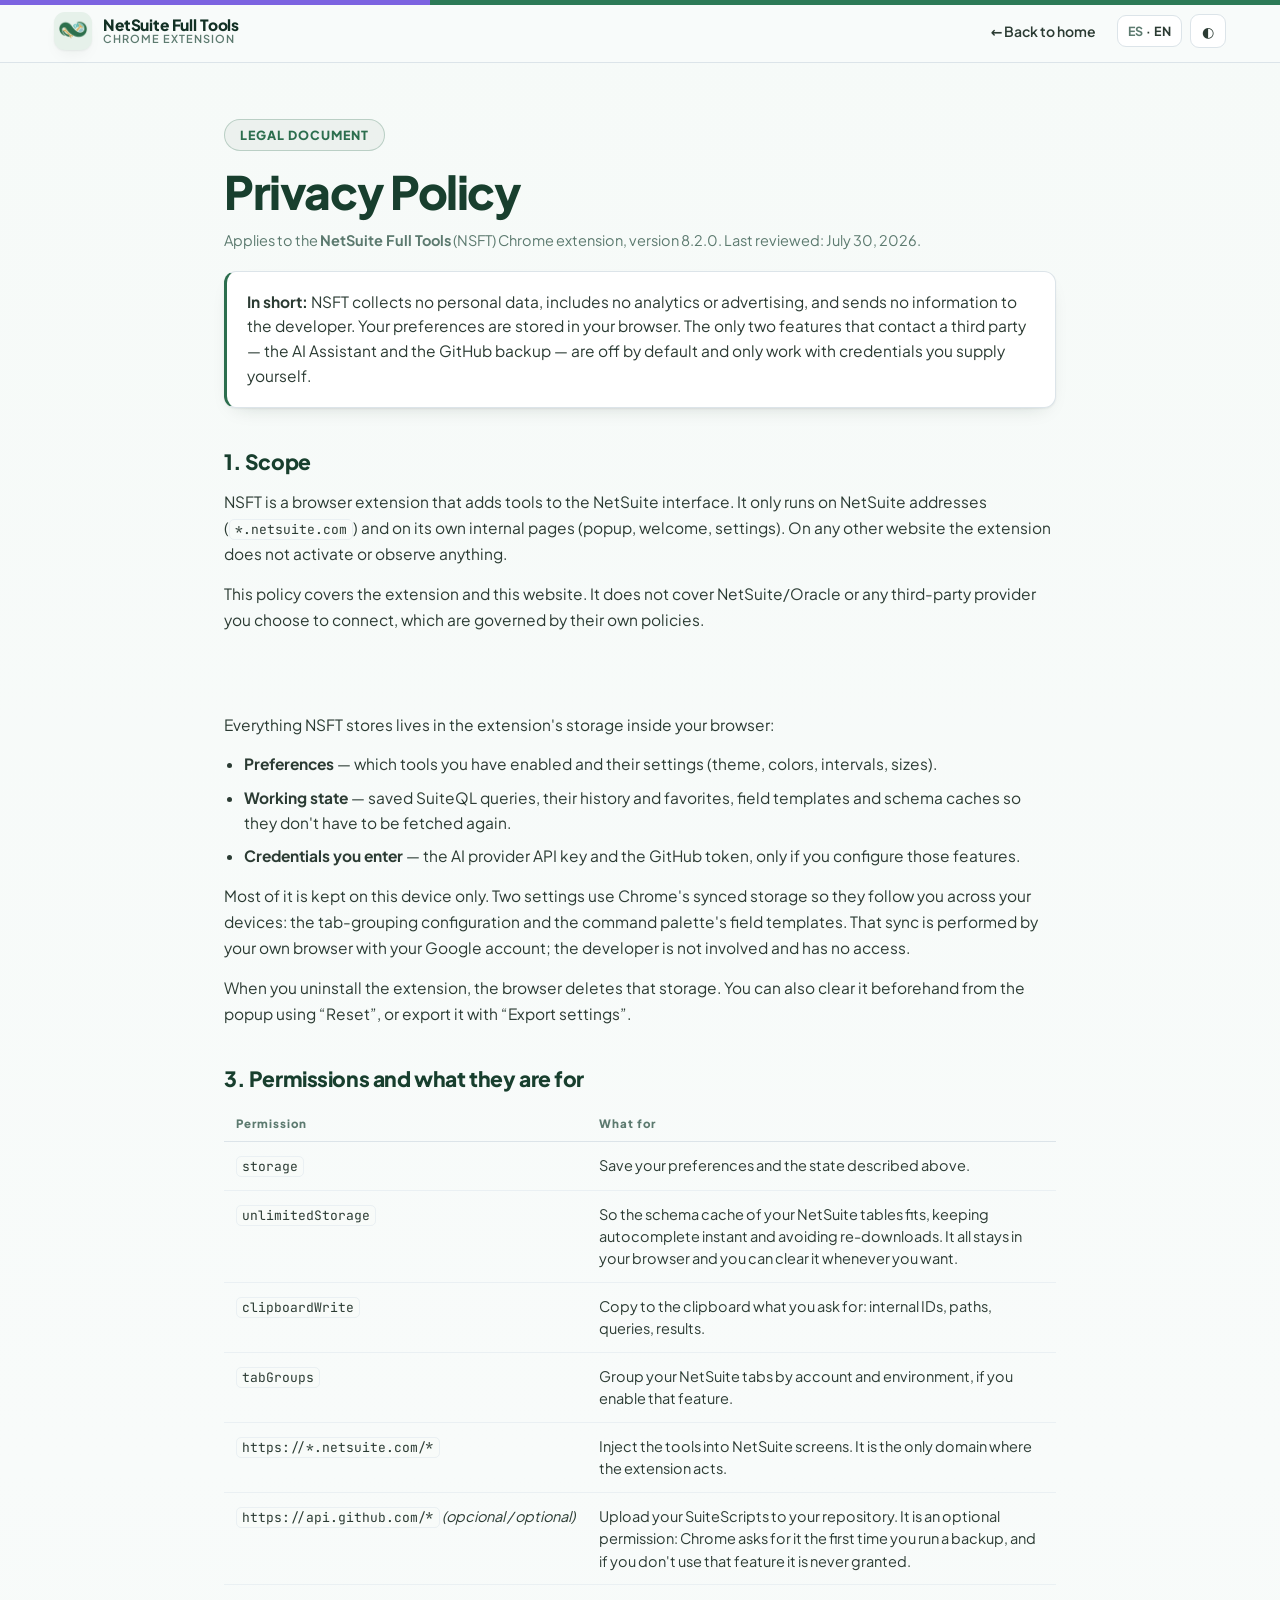
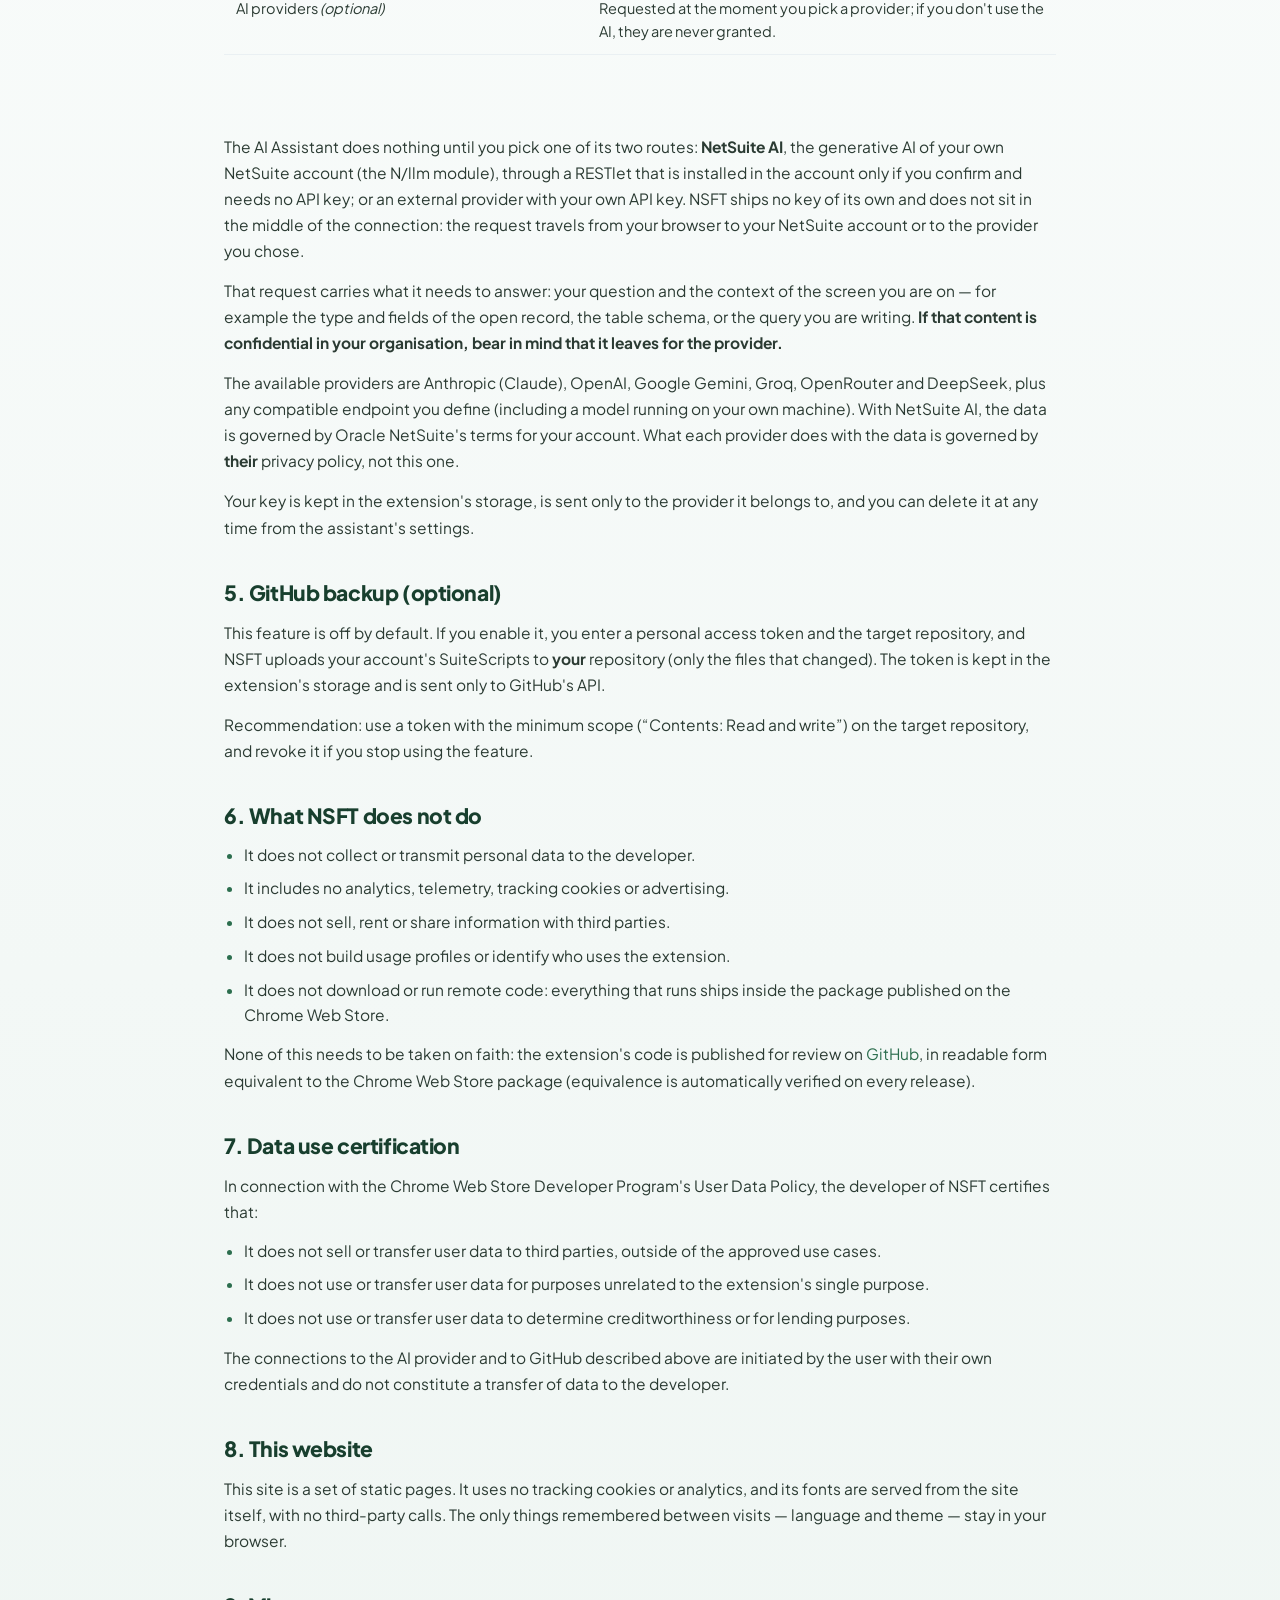
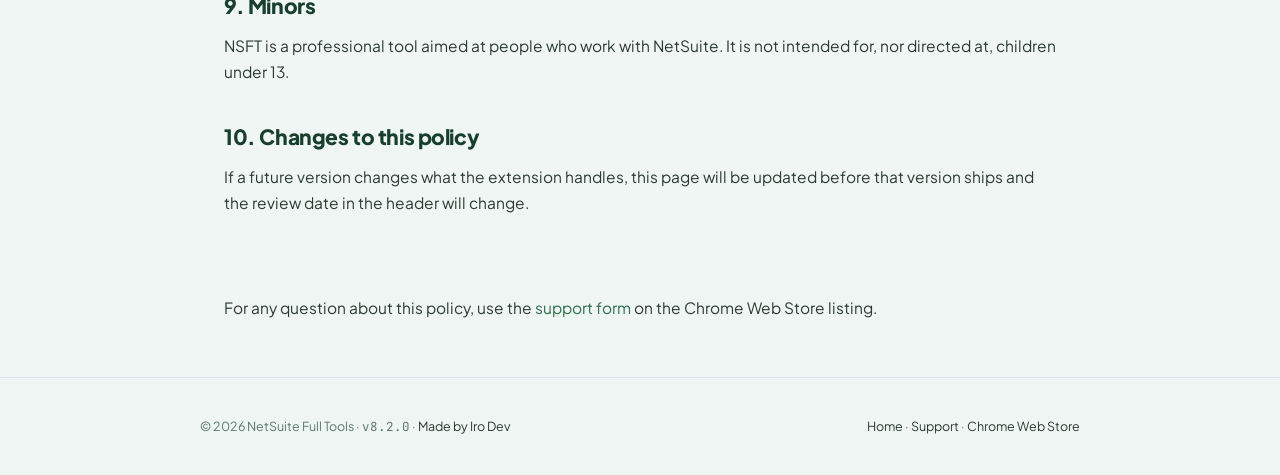
<file: public/privacidad.html>
<!DOCTYPE html>
<html lang="es" data-theme="light">
<head>
<meta charset="utf-8">
<meta name="viewport" content="width=device-width, initial-scale=1">
<meta name="color-scheme" content="light dark">
<title>Política de privacidad — NetSuite Full Tools</title>
<meta name="description" content="Política de privacidad de la extensión de Chrome NetSuite Full Tools: qué datos guarda, dónde los guarda y qué ocurre con el Asistente de IA y el respaldo a GitHub.">
<meta name="theme-color" content="#2C6E4E">
<link rel="icon" href="/favicon.ico" sizes="16x16 48x48">
<link rel="icon" type="image/png" sizes="48x48" href="assets/icon48.png">
<link rel="icon" type="image/png" sizes="96x96" href="assets/icon96.png">
<link rel="stylesheet" href="styles.css?v=c261fba0fe">

<meta property="og:type" content="website">
<meta property="og:title" content="Política de privacidad — NetSuite Full Tools">
<meta property="og:description" content="Qué datos guarda la extensión, dónde los guarda y qué ocurre con el Asistente de IA y el respaldo a GitHub.">
<meta property="og:image" content="https://netsuitefulltools.com/assets/icon128.png">

<script>
  (function () {
    // Arranca SIEMPRE en claro: la web es la carta de presentación y debe verse
    // igual para todo el mundo. El modo oscuro es una elección del visitante, no
    // del sistema operativo — igual que en la extensión.
    var t = null;
    try { t = localStorage.getItem('nsft-theme'); } catch (e) { /* incógnito */ }
    document.documentElement.setAttribute('data-theme', t === 'dark' ? 'dark' : 'light');
    document.documentElement.classList.add('nsft-anim');
  })();
</script>
<link rel="canonical" href="https://netsuitefulltools.com/privacidad.html">
<meta property="og:url" content="https://netsuitefulltools.com/privacidad.html">
</head>
<body>

<div class="nsft-grain" aria-hidden="true"></div>
<div class="nsft-progress" aria-hidden="true"><span id="nsft-progress-bar" class="nsft-progress-bar"></span></div>

<div id="nsft-root" data-lang="es" data-theme="light" data-cat="all" style="background:var(--bg);color:var(--fg);min-height:100vh;overflow-x:hidden;">

  <header style="position:sticky;top:0;z-index:50;backdrop-filter:blur(14px);background:color-mix(in oklab, var(--bg) 78%, transparent);border-bottom:1px solid var(--line);">
    <div style="max-width:1220px;margin:0 auto;padding:12px 24px;display:flex;align-items:center;gap:20px;">
      <a href="index.html" style="display:flex;align-items:center;gap:11px;color:var(--fg);">
        <span class="nsft-logo-badge"><img src="assets/logo.webp" alt="" width="128" height="128"></span>
        <span style="display:flex;flex-direction:column;line-height:1.05;">
          <span style="font-size:15.5px;font-weight:800;letter-spacing:-.01em;">NetSuite Full Tools</span>
          <span style="font-size:11px;font-weight:600;color:var(--muted);letter-spacing:.09em;">CHROME EXTENSION</span>
        </span>
      </a>
      <div style="display:flex;align-items:center;gap:8px;margin-left:auto;">
        <a href="index.html" style="padding:8px 12px;border-radius:9px;font-size:14px;font-weight:600;color:var(--fg2);"><span data-l="es">← Volver al inicio</span><span data-l="en">← Back to home</span></a>
        <button data-act="lang" style="border:1px solid var(--line);background:var(--surface);color:var(--fg2);border-radius:9px;padding:7px 10px;font-family:inherit;font-size:12.5px;font-weight:700;cursor:pointer;letter-spacing:.04em;">
          <span data-l="es">ES · <span style="color:var(--muted);">EN</span></span><span data-l="en"><span style="color:var(--muted);">ES</span> · EN</span>
        </button>
        <button data-act="theme" title="Light / dark" style="border:1px solid var(--line);background:var(--surface);color:var(--fg2);border-radius:9px;width:36px;height:34px;display:grid;place-items:center;cursor:pointer;font-size:14px;">◐</button>
      </div>
    </div>
  </header>

  <main class="nsft-legal">
    <div class="nsft-legal-head">
      <div class="nsft-eyebrow"><span data-l="es">DOCUMENTO LEGAL</span><span data-l="en">LEGAL DOCUMENT</span></div>
      <h1><span data-l="es">Política de privacidad</span><span data-l="en">Privacy Policy</span></h1>
      <p class="nsft-legal-meta">
        <span data-l="es">Aplica a la extensión de Chrome <b>NetSuite Full Tools</b> (NSFT), versión 8.2.0. Última revisión: 30 de julio de 2026.</span>
        <span data-l="en">Applies to the <b>NetSuite Full Tools</b> (NSFT) Chrome extension, version 8.2.0. Last reviewed: July 30, 2026.</span>
      </p>
      <div class="nsft-legal-tldr">
        <span data-l="es"><b>En corto:</b> NSFT no recopila datos personales, no incorpora analítica ni publicidad, y no envía información al desarrollador. Tus preferencias se guardan en tu navegador. Las dos funciones que contactan con un tercero — el Asistente de IA y el respaldo a GitHub — están desactivadas de fábrica y solo funcionan con las credenciales que tú introduces.</span>
        <span data-l="en"><b>In short:</b> NSFT collects no personal data, includes no analytics or advertising, and sends no information to the developer. Your preferences are stored in your browser. The only two features that contact a third party — the AI Assistant and the GitHub backup — are off by default and only work with credentials you supply yourself.</span>
      </div>
    </div>

    <section class="nsft-legal-sec">
      <h2><span data-l="es">1. Alcance</span><span data-l="en">1. Scope</span></h2>
      <p>
        <span data-l="es">NSFT es una extensión de navegador que añade herramientas a la interfaz de NetSuite. Solo se ejecuta en direcciones de NetSuite (<code>*.netsuite.com</code>) y en sus propias páginas internas (popup, bienvenida, configuración). En cualquier otro sitio web la extensión no se activa ni observa nada.</span>
        <span data-l="en">NSFT is a browser extension that adds tools to the NetSuite interface. It only runs on NetSuite addresses (<code>*.netsuite.com</code>) and on its own internal pages (popup, welcome, settings). On any other website the extension does not activate or observe anything.</span>
      </p>
      <p>
        <span data-l="es">Esta política cubre la extensión y este sitio web. No cubre a NetSuite/Oracle ni a los proveedores externos que tú decidas conectar, que se rigen por sus propias políticas.</span>
        <span data-l="en">This policy covers the extension and this website. It does not cover NetSuite/Oracle or any third-party provider you choose to connect, which are governed by their own policies.</span>
      </p>
    </section>

    <section class="nsft-legal-sec">
      <h2><span data-l="es">2. Qué se guarda y dónde</span><span data-l="en">2. What is stored, and where</span></h2>
      <p>
        <span data-l="es">Todo lo que NSFT guarda vive en el almacenamiento de la extensión dentro de tu navegador:</span>
        <span data-l="en">Everything NSFT stores lives in the extension's storage inside your browser:</span>
      </p>
      <ul>
        <li><b><span data-l="es">Preferencias</span><span data-l="en">Preferences</span></b> — <span data-l="es">qué herramientas tienes activadas y sus ajustes (tema, colores, intervalos, tamaños).</span><span data-l="en">which tools you have enabled and their settings (theme, colors, intervals, sizes).</span></li>
        <li><b><span data-l="es">Estado de trabajo</span><span data-l="en">Working state</span></b> — <span data-l="es">consultas SuiteQL guardadas, su historial y favoritos, plantillas de campos y cachés de esquema para no volver a pedirlos.</span><span data-l="en">saved SuiteQL queries, their history and favorites, field templates and schema caches so they don't have to be fetched again.</span></li>
        <li><b><span data-l="es">Credenciales que tú introduces</span><span data-l="en">Credentials you enter</span></b> — <span data-l="es">la clave de API del proveedor de IA y el token de GitHub, solo si configuras esas funciones.</span><span data-l="en">the AI provider API key and the GitHub token, only if you configure those features.</span></li>
      </ul>
      <p>
        <span data-l="es">La mayor parte se guarda únicamente en este equipo. Dos ajustes usan el almacenamiento sincronizado de Chrome para seguirte entre tus dispositivos: la configuración del agrupado de pestañas y las plantillas de campos de la paleta de comandos. Esa sincronización la realiza tu propio navegador con tu cuenta de Google; el desarrollador no interviene ni tiene acceso.</span>
        <span data-l="en">Most of it is kept on this device only. Two settings use Chrome's synced storage so they follow you across your devices: the tab-grouping configuration and the command palette's field templates. That sync is performed by your own browser with your Google account; the developer is not involved and has no access.</span>
      </p>
      <p>
        <span data-l="es">Al desinstalar la extensión, el navegador elimina ese almacenamiento. También puedes borrarlo antes desde el popup con «Restablecer» o exportarlo con «Exportar ajustes».</span>
        <span data-l="en">When you uninstall the extension, the browser deletes that storage. You can also clear it beforehand from the popup using “Reset”, or export it with “Export settings”.</span>
      </p>
    </section>

    <section class="nsft-legal-sec">
      <h2><span data-l="es">3. Permisos y para qué se usan</span><span data-l="en">3. Permissions and what they are for</span></h2>
      <table class="nsft-legal-table">
        <thead>
          <tr>
            <th><span data-l="es">Permiso</span><span data-l="en">Permission</span></th>
            <th><span data-l="es">Para qué</span><span data-l="en">What for</span></th>
          </tr>
        </thead>
        <tbody>
          <tr>
            <td><code>storage</code></td>
            <td><span data-l="es">Guardar tus preferencias y el estado descrito arriba.</span><span data-l="en">Save your preferences and the state described above.</span></td>
          </tr>
          <tr>
            <td><code>unlimitedStorage</code></td>
            <td><span data-l="es">Que quepa el caché de esquemas de tus tablas de NetSuite, para que el autocompletado sea instantáneo y no haya que volver a descargarlos. Todo se queda en tu navegador y puedes vaciarlo cuando quieras.</span><span data-l="en">So the schema cache of your NetSuite tables fits, keeping autocomplete instant and avoiding re-downloads. It all stays in your browser and you can clear it whenever you want.</span></td>
          </tr>
          <tr>
            <td><code>clipboardWrite</code></td>
            <td><span data-l="es">Copiar al portapapeles lo que tú pides: IDs internos, rutas, consultas, resultados.</span><span data-l="en">Copy to the clipboard what you ask for: internal IDs, paths, queries, results.</span></td>
          </tr>
          <tr>
            <td><code>tabGroups</code></td>
            <td><span data-l="es">Agrupar tus pestañas de NetSuite por cuenta y entorno, si activas esa función.</span><span data-l="en">Group your NetSuite tabs by account and environment, if you enable that feature.</span></td>
          </tr>
          <tr>
            <td><code>https://*.netsuite.com/*</code></td>
            <td><span data-l="es">Inyectar las herramientas en las pantallas de NetSuite. Es el único dominio donde la extensión actúa.</span><span data-l="en">Inject the tools into NetSuite screens. It is the only domain where the extension acts.</span></td>
          </tr>
          <tr>
            <td><code>https://api.github.com/*</code> <i>(opcional / optional)</i></td>
            <td><span data-l="es">Subir tus SuiteScripts a tu repositorio. Es un permiso opcional: Chrome te lo pide la primera vez que lanzas un respaldo, y si no usas esa función nunca se concede.</span><span data-l="en">Upload your SuiteScripts to your repository. It is an optional permission: Chrome asks for it the first time you run a backup, and if you don't use that feature it is never granted.</span></td>
          </tr>
          <tr>
            <td><span data-l="es">Proveedores de IA <i>(opcionales)</i></span><span data-l="en">AI providers <i>(optional)</i></span></td>
            <td><span data-l="es">Se piden en el momento en que eliges un proveedor; si no usas la IA, nunca se conceden.</span><span data-l="en">Requested at the moment you pick a provider; if you don't use the AI, they are never granted.</span></td>
          </tr>
        </tbody>
      </table>
    </section>

    <section class="nsft-legal-sec">
      <h2><span data-l="es">4. Asistente de IA (opcional)</span><span data-l="en">4. AI Assistant (optional)</span></h2>
      <p>
        <span data-l="es">El Asistente de IA no funciona hasta que eliges una de sus dos vías: <b>NetSuite AI</b>, la IA generativa de tu propia cuenta de NetSuite (el módulo N/llm), a través de un RESTlet que se instala en la cuenta solo si lo confirmas y sin API key; o un proveedor externo con tu propia clave de API. NSFT no incluye ninguna clave ni intermedia la conexión: la petición viaja de tu navegador a tu cuenta de NetSuite o al proveedor que tú hayas elegido.</span>
        <span data-l="en">The AI Assistant does nothing until you pick one of its two routes: <b>NetSuite AI</b>, the generative AI of your own NetSuite account (the N/llm module), through a RESTlet that is installed in the account only if you confirm and needs no API key; or an external provider with your own API key. NSFT ships no key of its own and does not sit in the middle of the connection: the request travels from your browser to your NetSuite account or to the provider you chose.</span>
      </p>
      <p>
        <span data-l="es">En esa petición viaja lo que necesita para responder: tu pregunta y el contexto de la pantalla en la que estás — por ejemplo el tipo y los campos del registro abierto, el esquema de las tablas o la consulta que estás escribiendo. <b>Si ese contenido es confidencial en tu organización, ten en cuenta que sale hacia el proveedor.</b></span>
        <span data-l="en">That request carries what it needs to answer: your question and the context of the screen you are on — for example the type and fields of the open record, the table schema, or the query you are writing. <b>If that content is confidential in your organisation, bear in mind that it leaves for the provider.</b></span>
      </p>
      <p>
        <span data-l="es">Los proveedores disponibles son Anthropic (Claude), OpenAI, Google Gemini, Groq, OpenRouter y DeepSeek, además de un endpoint compatible que tú definas (incluido un modelo local en tu propio equipo). Con NetSuite AI, los datos se rigen por los términos de Oracle NetSuite para tu cuenta. Lo que cada proveedor hace con los datos se rige por <b>su</b> política de privacidad, no por esta.</span>
        <span data-l="en">The available providers are Anthropic (Claude), OpenAI, Google Gemini, Groq, OpenRouter and DeepSeek, plus any compatible endpoint you define (including a model running on your own machine). With NetSuite AI, the data is governed by Oracle NetSuite's terms for your account. What each provider does with the data is governed by <b>their</b> privacy policy, not this one.</span>
      </p>
      <p>
        <span data-l="es">Tu clave se guarda en el almacenamiento de la extensión, se envía solo al proveedor al que pertenece y puedes borrarla en cualquier momento desde la configuración del asistente.</span>
        <span data-l="en">Your key is kept in the extension's storage, is sent only to the provider it belongs to, and you can delete it at any time from the assistant's settings.</span>
      </p>
    </section>

    <section class="nsft-legal-sec">
      <h2><span data-l="es">5. Respaldo a GitHub (opcional)</span><span data-l="en">5. GitHub backup (optional)</span></h2>
      <p>
        <span data-l="es">Esta función está desactivada de fábrica. Si la activas, introduces un token de acceso personal y el repositorio de destino, y NSFT sube a <b>tu</b> repositorio los SuiteScripts de la cuenta (solo los archivos que hayan cambiado). El token se guarda en el almacenamiento de la extensión y se envía únicamente a la API de GitHub.</span>
        <span data-l="en">This feature is off by default. If you enable it, you enter a personal access token and the target repository, and NSFT uploads your account's SuiteScripts to <b>your</b> repository (only the files that changed). The token is kept in the extension's storage and is sent only to GitHub's API.</span>
      </p>
      <p>
        <span data-l="es">Recomendación: usa un token con el permiso mínimo («Contents: Read and write») sobre el repositorio de destino y revócalo si dejas de usar la función.</span>
        <span data-l="en">Recommendation: use a token with the minimum scope (“Contents: Read and write”) on the target repository, and revoke it if you stop using the feature.</span>
      </p>
    </section>

    <section class="nsft-legal-sec">
      <h2><span data-l="es">6. Lo que NSFT no hace</span><span data-l="en">6. What NSFT does not do</span></h2>
      <ul class="nsft-legal-nots">
        <li><span data-l="es">No recopila ni transmite datos personales al desarrollador.</span><span data-l="en">It does not collect or transmit personal data to the developer.</span></li>
        <li><span data-l="es">No incorpora analítica, telemetría, cookies de seguimiento ni publicidad.</span><span data-l="en">It includes no analytics, telemetry, tracking cookies or advertising.</span></li>
        <li><span data-l="es">No vende, alquila ni comparte información con terceros.</span><span data-l="en">It does not sell, rent or share information with third parties.</span></li>
        <li><span data-l="es">No crea perfiles de uso ni identifica a quién usa la extensión.</span><span data-l="en">It does not build usage profiles or identify who uses the extension.</span></li>
        <li><span data-l="es">No descarga ni ejecuta código remoto: todo lo que corre viene en el paquete publicado en la Chrome Web Store.</span><span data-l="en">It does not download or run remote code: everything that runs ships inside the package published on the Chrome Web Store.</span></li>
      </ul>
      <p><span data-l="es">Nada de esto hay que creerlo por fe: el código de la extensión está publicado para revisión en <a href="https://github.com/IrodoriCiel/netsuite-full-tools" target="_blank" rel="noopener">GitHub</a>, en versión legible y equivalente al paquete de la Chrome Web Store (la equivalencia se verifica automáticamente en cada versión).</span><span data-l="en">None of this needs to be taken on faith: the extension's code is published for review on <a href="https://github.com/IrodoriCiel/netsuite-full-tools" target="_blank" rel="noopener">GitHub</a>, in readable form equivalent to the Chrome Web Store package (equivalence is automatically verified on every release).</span></p>
    </section>

    <section class="nsft-legal-sec">
      <h2><span data-l="es">7. Certificación de uso de datos</span><span data-l="en">7. Data use certification</span></h2>
      <p>
        <span data-l="es">En relación con la Política de Datos de Usuario del programa para desarrolladores de la Chrome Web Store, el desarrollador de NSFT certifica que:</span>
        <span data-l="en">In connection with the Chrome Web Store Developer Program's User Data Policy, the developer of NSFT certifies that:</span>
      </p>
      <ul class="nsft-legal-nots">
        <li><span data-l="es">No vende ni transfiere datos de usuario a terceros, salvo los casos de uso aprobados.</span><span data-l="en">It does not sell or transfer user data to third parties, outside of the approved use cases.</span></li>
        <li><span data-l="es">No usa ni transfiere datos de usuario para fines ajenos a la funcionalidad principal de la extensión.</span><span data-l="en">It does not use or transfer user data for purposes unrelated to the extension's single purpose.</span></li>
        <li><span data-l="es">No usa ni transfiere datos de usuario para determinar solvencia ni con fines de préstamo.</span><span data-l="en">It does not use or transfer user data to determine creditworthiness or for lending purposes.</span></li>
      </ul>
      <p>
        <span data-l="es">Las conexiones al proveedor de IA y a GitHub descritas arriba las inicia la persona usuaria con sus propias credenciales y no constituyen transferencia de datos al desarrollador.</span>
        <span data-l="en">The connections to the AI provider and to GitHub described above are initiated by the user with their own credentials and do not constitute a transfer of data to the developer.</span>
      </p>
    </section>

    <section class="nsft-legal-sec">
      <h2><span data-l="es">8. Este sitio web</span><span data-l="en">8. This website</span></h2>
      <p>
        <span data-l="es">Esta web es un conjunto de páginas estáticas. No usa cookies de seguimiento ni analítica, y las tipografías se sirven desde el propio sitio, sin llamadas a terceros. Lo único que se recuerda entre visitas —idioma y tema— queda en tu navegador.</span>
        <span data-l="en">This site is a set of static pages. It uses no tracking cookies or analytics, and its fonts are served from the site itself, with no third-party calls. The only things remembered between visits — language and theme — stay in your browser.</span>
      </p>
    </section>

    <section class="nsft-legal-sec">
      <h2><span data-l="es">9. Menores</span><span data-l="en">9. Minors</span></h2>
      <p>
        <span data-l="es">NSFT es una herramienta profesional dirigida a personas que trabajan con NetSuite. No está destinada a menores de 13 años ni se dirige a ellos.</span>
        <span data-l="en">NSFT is a professional tool aimed at people who work with NetSuite. It is not intended for, nor directed at, children under 13.</span>
      </p>
    </section>

    <section class="nsft-legal-sec">
      <h2><span data-l="es">10. Cambios en esta política</span><span data-l="en">10. Changes to this policy</span></h2>
      <p>
        <span data-l="es">Si una versión futura cambia lo que la extensión maneja, esta página se actualizará antes de publicarla y cambiará la fecha de revisión de la cabecera.</span>
        <span data-l="en">If a future version changes what the extension handles, this page will be updated before that version ships and the review date in the header will change.</span>
      </p>
    </section>

    <section class="nsft-legal-sec">
      <h2><span data-l="es">11. Contacto</span><span data-l="en">11. Contact</span></h2>
      <p><span data-l="es">Para cualquier duda sobre esta política, usa el <a href="https://chromewebstore.google.com/detail/netsuite-full-tools/fgldkomofdfcmkccjgalihlollndjmcc/support" target="_blank" rel="noopener">formulario de soporte</a> de la ficha en la Chrome Web Store.</span><span data-l="en">For any question about this policy, use the <a href="https://chromewebstore.google.com/detail/netsuite-full-tools/fgldkomofdfcmkccjgalihlollndjmcc/support" target="_blank" rel="noopener">support form</a> on the Chrome Web Store listing.</span></p>
    </section>
  </main>

  <footer style="padding:40px 24px;margin-top:56px;border-top:1px solid var(--line);">
    <div style="max-width:880px;margin:0 auto;display:flex;justify-content:space-between;gap:16px;flex-wrap:wrap;font-size:12.5px;color:var(--muted);">
      <span>© 2026 NetSuite Full Tools · <span style="font-family:'JetBrains Mono',monospace;">v8.2.0</span> · <a href="https://irodoriciel.dev" target="_blank" rel="noopener"><span data-l="es">Hecho por Iro Dev</span><span data-l="en">Made by Iro Dev</span></a></span>
      <span><a href="index.html"><span data-l="es">Inicio</span><span data-l="en">Home</span></a> · <a href="soporte.html"><span data-l="es">Asistencia</span><span data-l="en">Support</span></a> · <a href="https://chromewebstore.google.com/detail/netsuite-full-tools/fgldkomofdfcmkccjgalihlollndjmcc" target="_blank" rel="noopener">Chrome Web Store</a></span>
    </div>
  </footer>
</div>

<script src="app.js?v=cd09a7ec8b" defer></script>
</body>
</html>
</file>
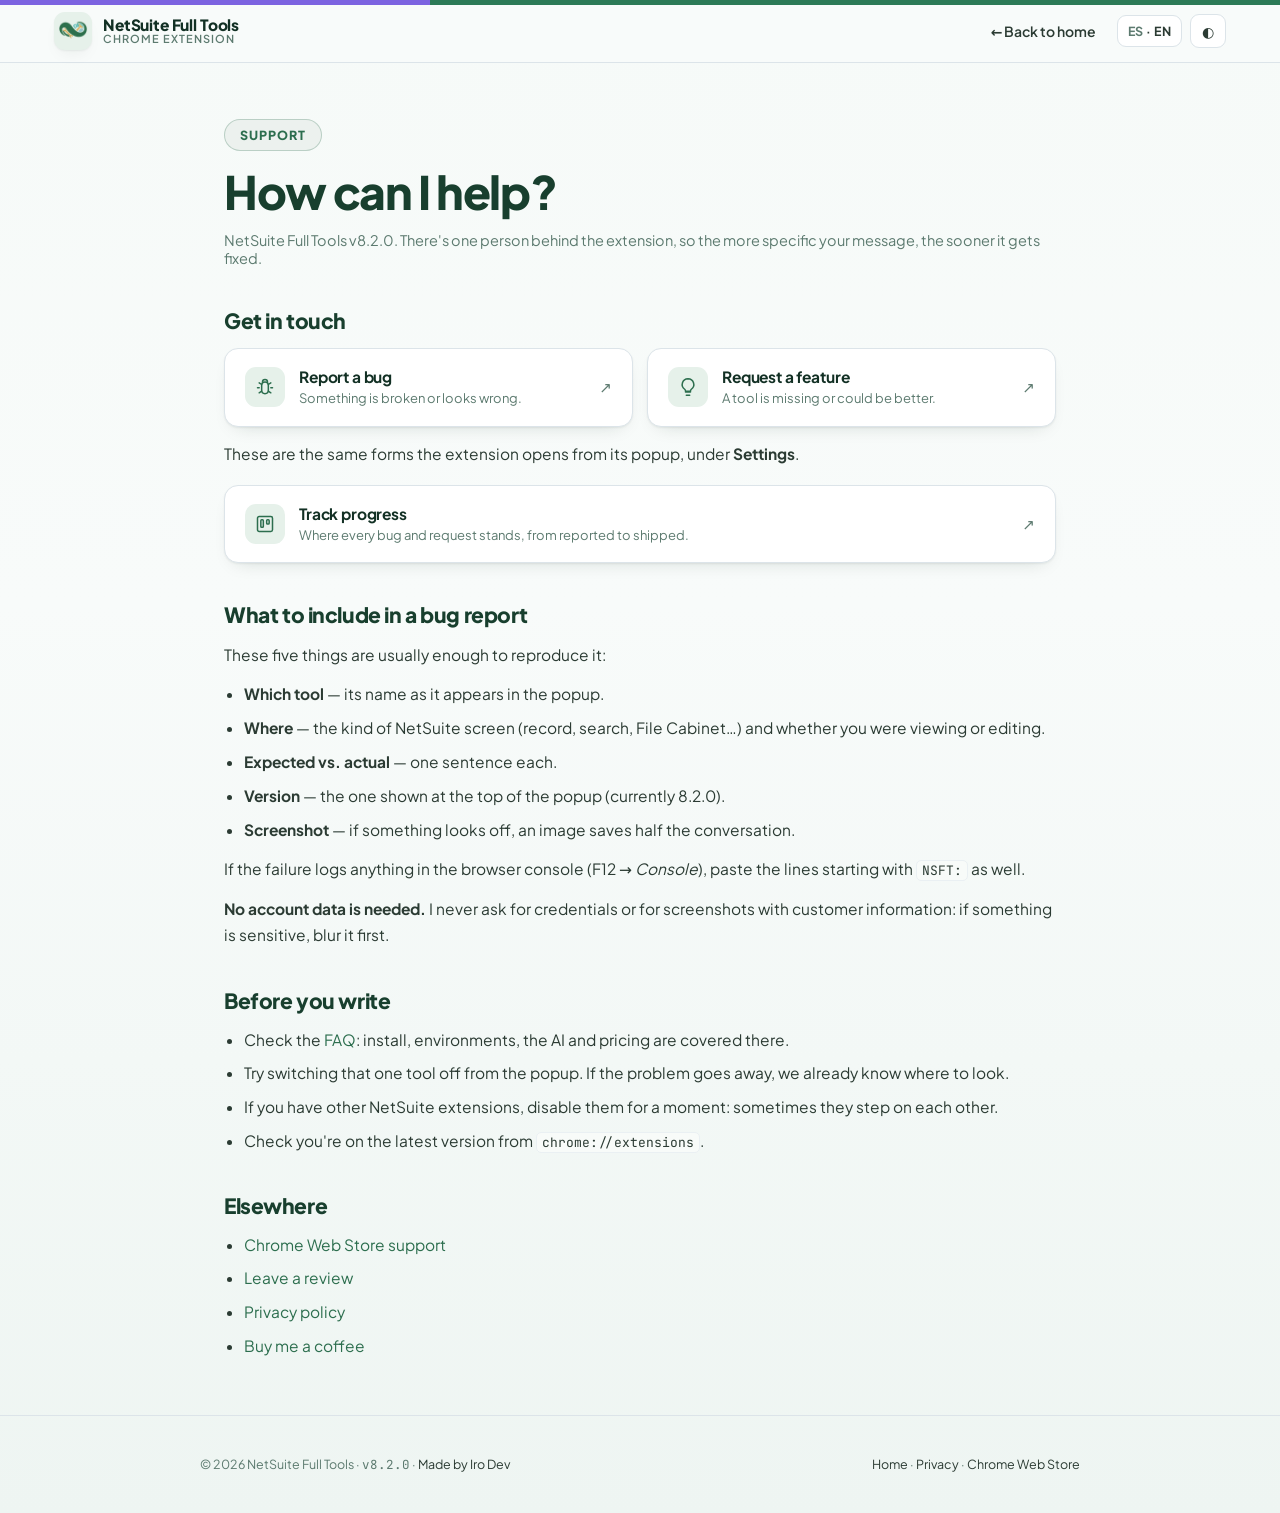
<file: public/soporte.html>
<!DOCTYPE html>
<html lang="es">
<head>
<meta charset="utf-8">
<meta name="viewport" content="width=device-width, initial-scale=1">
<meta name="color-scheme" content="light dark">
<title>Asistencia — NetSuite Full Tools</title>
<meta name="description" content="Ayuda para NetSuite Full Tools: reportar un error, pedir una función nueva, preguntas frecuentes y qué incluir al escribir.">
<meta name="theme-color" content="#2C6E4E">
<link rel="icon" href="/favicon.ico" sizes="16x16 48x48">
<link rel="icon" type="image/png" sizes="48x48" href="assets/icon48.png">
<link rel="icon" type="image/png" sizes="96x96" href="assets/icon96.png">
<link rel="stylesheet" href="styles.css?v=c261fba0fe">

<meta property="og:type" content="website">
<meta property="og:title" content="Asistencia — NetSuite Full Tools">
<meta property="og:description" content="Reportar un error, pedir una función nueva y resolver dudas sobre la extensión.">
<meta property="og:image" content="https://netsuitefulltools.com/assets/icon128.png">

<script>
  (function () {
    // Arranca SIEMPRE en claro: la web es la carta de presentación y debe verse
    // igual para todo el mundo. El modo oscuro es una elección del visitante, no
    // del sistema operativo — igual que en la extensión.
    var t = null;
    try { t = localStorage.getItem('nsft-theme'); } catch (e) { /* incógnito */ }
    document.documentElement.setAttribute('data-theme', t === 'dark' ? 'dark' : 'light');
    document.documentElement.classList.add('nsft-anim');
  })();
</script>
<link rel="canonical" href="https://netsuitefulltools.com/soporte.html">
<meta property="og:url" content="https://netsuitefulltools.com/soporte.html">
</head>
<body>

<div class="nsft-grain" aria-hidden="true"></div>
<div class="nsft-progress" aria-hidden="true"><span id="nsft-progress-bar" class="nsft-progress-bar"></span></div>

<div id="nsft-root" data-lang="es" data-theme="light" data-cat="all" style="background:var(--bg);color:var(--fg);min-height:100vh;overflow-x:hidden;">

  <header style="position:sticky;top:0;z-index:50;backdrop-filter:blur(14px);background:color-mix(in oklab, var(--bg) 78%, transparent);border-bottom:1px solid var(--line);">
    <div style="max-width:1220px;margin:0 auto;padding:12px 24px;display:flex;align-items:center;gap:20px;">
      <a href="index.html" style="display:flex;align-items:center;gap:11px;color:var(--fg);">
        <span class="nsft-logo-badge"><img src="assets/logo.webp" alt="" width="128" height="128"></span>
        <span style="display:flex;flex-direction:column;line-height:1.05;">
          <span style="font-size:15.5px;font-weight:800;letter-spacing:-.01em;">NetSuite Full Tools</span>
          <span style="font-size:11px;font-weight:600;color:var(--muted);letter-spacing:.09em;">CHROME EXTENSION</span>
        </span>
      </a>
      <div style="display:flex;align-items:center;gap:8px;margin-left:auto;">
        <a href="index.html" style="padding:8px 12px;border-radius:9px;font-size:14px;font-weight:600;color:var(--fg2);"><span data-l="es">← Volver al inicio</span><span data-l="en">← Back to home</span></a>
        <button data-act="lang" style="border:1px solid var(--line);background:var(--surface);color:var(--fg2);border-radius:9px;padding:7px 10px;font-family:inherit;font-size:12.5px;font-weight:700;cursor:pointer;letter-spacing:.04em;">
          <span data-l="es">ES · <span style="color:var(--muted);">EN</span></span><span data-l="en"><span style="color:var(--muted);">ES</span> · EN</span>
        </button>
        <button data-act="theme" title="Light / dark" style="border:1px solid var(--line);background:var(--surface);color:var(--fg2);border-radius:9px;width:36px;height:34px;display:grid;place-items:center;cursor:pointer;font-size:14px;">◐</button>
      </div>
    </div>
  </header>

  <main class="nsft-legal">
    <div class="nsft-legal-head">
      <div class="nsft-eyebrow"><span data-l="es">ASISTENCIA</span><span data-l="en">SUPPORT</span></div>
      <h1><span data-l="es">¿En qué te echo una mano?</span><span data-l="en">How can I help?</span></h1>
      <p class="nsft-legal-meta">
        <span data-l="es">NetSuite Full Tools v8.2.0. Detrás de la extensión hay una persona, así que cuanto más concreto sea el mensaje, antes se arregla.</span>
        <span data-l="en">NetSuite Full Tools v8.2.0. There's one person behind the extension, so the more specific your message, the sooner it gets fixed.</span>
      </p>
    </div>

    <section class="nsft-legal-sec">
      <h2><span data-l="es">Escríbeme</span><span data-l="en">Get in touch</span></h2>
      <div class="nsft-forms-grid">
        <a href="https://forms.gle/6FPaQNjs6pUJu9WV8" target="_blank" rel="noopener" class="nsft-form-card">
          <span class="nsft-form-icon"><svg viewBox="0 0 24 24" fill="none" stroke="currentColor" stroke-width="1.8" stroke-linecap="round" stroke-linejoin="round" aria-hidden="true"><rect x="8" y="6" width="8" height="14" rx="4"></rect><path d="M19 7l-3 2"></path><path d="M5 7l3 2"></path><path d="M19 13h2"></path><path d="M3 13h2"></path><path d="M19 19l-3-2"></path><path d="M5 19l3-2"></path><path d="M9 6a3 3 0 0 1 6 0"></path></svg></span>
          <span class="nsft-form-text">
            <strong><span data-l="es">Reportar un error</span><span data-l="en">Report a bug</span></strong>
            <small><span data-l="es">Algo no funciona o se ve mal.</span><span data-l="en">Something is broken or looks wrong.</span></small>
          </span>
          <span class="nsft-form-chev" aria-hidden="true">↗</span>
        </a>
        <a href="https://forms.gle/ZTdVMEu3CZYTxhWf7" target="_blank" rel="noopener" class="nsft-form-card">
          <span class="nsft-form-icon"><svg viewBox="0 0 24 24" fill="none" stroke="currentColor" stroke-width="1.8" stroke-linecap="round" stroke-linejoin="round" aria-hidden="true"><path d="M9 18h6"></path><path d="M10 22h4"></path><path d="M12 2a7 7 0 0 0-4 12.7c.6.5 1 1.2 1 2V17h6v-.3c0-.8.4-1.5 1-2A7 7 0 0 0 12 2z"></path></svg></span>
          <span class="nsft-form-text">
            <strong><span data-l="es">Pedir nueva función</span><span data-l="en">Request a feature</span></strong>
            <small><span data-l="es">Falta una herramienta o se puede mejorar.</span><span data-l="en">A tool is missing or could be better.</span></small>
          </span>
          <span class="nsft-form-chev" aria-hidden="true">↗</span>
        </a>
      </div>
      <p style="margin-top:14px;">
        <span data-l="es">Son los mismos formularios que abre la extensión desde su popup, en <b>Configuración</b>.</span>
        <span data-l="en">These are the same forms the extension opens from its popup, under <b>Settings</b>.</span>
      </p>
            <a href="https://irodoriciel.github.io/nsft-tablero/" target="_blank" rel="noopener" class="nsft-form-card" style="margin-top:18px;">
        <span class="nsft-form-icon"><svg viewBox="0 0 24 24" fill="none" stroke="currentColor" stroke-width="1.8" stroke-linecap="round" stroke-linejoin="round" aria-hidden="true"><rect x="3" y="3" width="18" height="18" rx="2"></rect><rect x="7" y="7" width="3" height="9" rx="1"></rect><rect x="14" y="7" width="3" height="5" rx="1"></rect></svg></span>
        <span class="nsft-form-text">
          <strong><span data-l="es">Ver el tablero</span><span data-l="en">Track progress</span></strong>
          <small><span data-l="es">En qué va cada error y cada mejora, de reportado a publicado.</span><span data-l="en">Where every bug and request stands, from reported to shipped.</span></small>
        </span>
        <span class="nsft-form-chev" aria-hidden="true">↗</span>
      </a>
    </section>

    <section class="nsft-legal-sec">
      <h2><span data-l="es">Qué contar al reportar un error</span><span data-l="en">What to include in a bug report</span></h2>
      <p>
        <span data-l="es">Con estos cinco datos casi siempre basta para reproducirlo:</span>
        <span data-l="en">These five things are usually enough to reproduce it:</span>
      </p>
      <ul>
        <li><b><span data-l="es">Qué herramienta</span><span data-l="en">Which tool</span></b> — <span data-l="es">el nombre tal y como aparece en el popup.</span><span data-l="en">its name as it appears in the popup.</span></li>
        <li><b><span data-l="es">Dónde</span><span data-l="en">Where</span></b> — <span data-l="es">tipo de pantalla de NetSuite (registro, búsqueda, File Cabinet…) y si era vista o edición.</span><span data-l="en">the kind of NetSuite screen (record, search, File Cabinet…) and whether you were viewing or editing.</span></li>
        <li><b><span data-l="es">Qué esperabas y qué pasó</span><span data-l="en">Expected vs. actual</span></b> — <span data-l="es">en una frase cada cosa.</span><span data-l="en">one sentence each.</span></li>
        <li><b><span data-l="es">Versión</span><span data-l="en">Version</span></b> — <span data-l="es">la que sale arriba en el popup (hoy, la 8.2.0).</span><span data-l="en">the one shown at the top of the popup (currently 8.2.0).</span></li>
        <li><b><span data-l="es">Captura</span><span data-l="en">Screenshot</span></b> — <span data-l="es">si se ve algo raro, una imagen ahorra media conversación.</span><span data-l="en">if something looks off, an image saves half the conversation.</span></li>
      </ul>
      <p>
        <span data-l="es">Si el fallo deja algo en la consola del navegador (F12 → <i>Console</i>), pega también las líneas que empiecen por <code>NSFT:</code>.</span>
        <span data-l="en">If the failure logs anything in the browser console (F12 → <i>Console</i>), paste the lines starting with <code>NSFT:</code> as well.</span>
      </p>
      <p>
        <span data-l="es"><b>No hace falta que envíes datos de tu cuenta.</b> Nunca pido credenciales, ni capturas con información de clientes: si algo es sensible, tápalo antes.</span>
        <span data-l="en"><b>No account data is needed.</b> I never ask for credentials or for screenshots with customer information: if something is sensitive, blur it first.</span>
      </p>
    </section>

    <section class="nsft-legal-sec">
      <h2><span data-l="es">Antes de escribir</span><span data-l="en">Before you write</span></h2>
      <ul>
        <li>
          <span data-l="es">Mira las <a href="index.html#faq">preguntas frecuentes</a>: instalación, entornos, la IA y el precio están ahí.</span>
          <span data-l="en">Check the <a href="index.html#faq">FAQ</a>: install, environments, the AI and pricing are covered there.</span>
        </li>
        <li>
          <span data-l="es">Prueba a desactivar la herramienta concreta desde el popup. Si el problema desaparece, ya sabemos por dónde va.</span>
          <span data-l="en">Try switching that one tool off from the popup. If the problem goes away, we already know where to look.</span>
        </li>
        <li>
          <span data-l="es">Si tienes otras extensiones para NetSuite, desactívalas un momento: a veces se pisan entre ellas.</span>
          <span data-l="en">If you have other NetSuite extensions, disable them for a moment: sometimes they step on each other.</span>
        </li>
        <li>
          <span data-l="es">Comprueba que estás en la última versión desde <code>chrome://extensions</code>.</span>
          <span data-l="en">Check you're on the latest version from <code>chrome://extensions</code>.</span>
        </li>
      </ul>
    </section>

    <section class="nsft-legal-sec">
      <h2><span data-l="es">Otros sitios</span><span data-l="en">Elsewhere</span></h2>
      <ul>
        <li><a href="https://chromewebstore.google.com/detail/netsuite-full-tools/fgldkomofdfcmkccjgalihlollndjmcc/support" target="_blank" rel="noopener"><span data-l="es">Soporte en la Chrome Web Store</span><span data-l="en">Chrome Web Store support</span></a></li>
        <li><a href="https://chromewebstore.google.com/detail/netsuite-full-tools/fgldkomofdfcmkccjgalihlollndjmcc/reviews" target="_blank" rel="noopener"><span data-l="es">Dejar una reseña</span><span data-l="en">Leave a review</span></a></li>
        <li><a href="privacidad.html"><span data-l="es">Política de privacidad</span><span data-l="en">Privacy policy</span></a></li>
        <li><a href="https://buymeacoffee.com/miguelgarcia93" target="_blank" rel="noopener"><span data-l="es">Invítame un café</span><span data-l="en">Buy me a coffee</span></a></li>
      </ul>
    </section>
  </main>

  <footer style="padding:40px 24px;margin-top:56px;border-top:1px solid var(--line);">
    <div style="max-width:880px;margin:0 auto;display:flex;justify-content:space-between;gap:16px;flex-wrap:wrap;font-size:12.5px;color:var(--muted);">
      <span>© 2026 NetSuite Full Tools · <span style="font-family:'JetBrains Mono',monospace;">v8.2.0</span> · <a href="https://irodoriciel.dev" target="_blank" rel="noopener"><span data-l="es">Hecho por Iro Dev</span><span data-l="en">Made by Iro Dev</span></a></span>
      <span><a href="index.html"><span data-l="es">Inicio</span><span data-l="en">Home</span></a> · <a href="privacidad.html"><span data-l="es">Privacidad</span><span data-l="en">Privacy</span></a> · <a href="https://chromewebstore.google.com/detail/netsuite-full-tools/fgldkomofdfcmkccjgalihlollndjmcc" target="_blank" rel="noopener">Chrome Web Store</a></span>
    </div>
  </footer>
</div>

<script src="app.js?v=cd09a7ec8b" defer></script>
</body>
</html>
</file>
<file: styles.css>
/* NetSuite Full Tools — landing page.
 *
 * Paleta y tipografías del sitio. No lo consume la extensión: es la web
 * pública, se despliega aparte.
 *
 * Orden: tipografías (servidas desde assets/fonts, sin llamadas externas)
 * → tokens de color y estados → animaciones y responsive.
 */

/* ================================================================== *
 * Tipografías — Plus Jakarta Sans + JetBrains Mono (SIL Open Font License)
 * ================================================================== */
/* cyrillic-ext */
@font-face {
  font-family: 'JetBrains Mono';
  font-style: normal;
  font-weight: 400;
  font-display: swap;
  src: url("assets/fonts/jetbrains-mono-cyrillic-ext.woff2") format('woff2');
  unicode-range: U+0460-052F, U+1C80-1C8A, U+20B4, U+2DE0-2DFF, U+A640-A69F, U+FE2E-FE2F;
}
/* cyrillic */
@font-face {
  font-family: 'JetBrains Mono';
  font-style: normal;
  font-weight: 400;
  font-display: swap;
  src: url("assets/fonts/jetbrains-mono-cyrillic.woff2") format('woff2');
  unicode-range: U+0301, U+0400-045F, U+0490-0491, U+04B0-04B1, U+2116;
}
/* greek */
@font-face {
  font-family: 'JetBrains Mono';
  font-style: normal;
  font-weight: 400;
  font-display: swap;
  src: url("assets/fonts/jetbrains-mono-greek.woff2") format('woff2');
  unicode-range: U+0370-0377, U+037A-037F, U+0384-038A, U+038C, U+038E-03A1, U+03A3-03FF;
}
/* vietnamese */
@font-face {
  font-family: 'JetBrains Mono';
  font-style: normal;
  font-weight: 400;
  font-display: swap;
  src: url("assets/fonts/jetbrains-mono-vietnamese.woff2") format('woff2');
  unicode-range: U+0102-0103, U+0110-0111, U+0128-0129, U+0168-0169, U+01A0-01A1, U+01AF-01B0, U+0300-0301, U+0303-0304, U+0308-0309, U+0323, U+0329, U+1EA0-1EF9, U+20AB;
}
/* latin-ext */
@font-face {
  font-family: 'JetBrains Mono';
  font-style: normal;
  font-weight: 400;
  font-display: swap;
  src: url("assets/fonts/jetbrains-mono-latin-ext.woff2") format('woff2');
  unicode-range: U+0100-02BA, U+02BD-02C5, U+02C7-02CC, U+02CE-02D7, U+02DD-02FF, U+0304, U+0308, U+0329, U+1D00-1DBF, U+1E00-1E9F, U+1EF2-1EFF, U+2020, U+20A0-20AB, U+20AD-20C0, U+2113, U+2C60-2C7F, U+A720-A7FF;
}
/* latin */
@font-face {
  font-family: 'JetBrains Mono';
  font-style: normal;
  font-weight: 400;
  font-display: swap;
  src: url("assets/fonts/jetbrains-mono-latin.woff2") format('woff2');
  unicode-range: U+0000-00FF, U+0131, U+0152-0153, U+02BB-02BC, U+02C6, U+02DA, U+02DC, U+0304, U+0308, U+0329, U+2000-206F, U+20AC, U+2122, U+2191, U+2193, U+2212, U+2215, U+FEFF, U+FFFD;
}
/* cyrillic-ext */
@font-face {
  font-family: 'JetBrains Mono';
  font-style: normal;
  font-weight: 500;
  font-display: swap;
  src: url("assets/fonts/jetbrains-mono-cyrillic-ext.woff2") format('woff2');
  unicode-range: U+0460-052F, U+1C80-1C8A, U+20B4, U+2DE0-2DFF, U+A640-A69F, U+FE2E-FE2F;
}
/* cyrillic */
@font-face {
  font-family: 'JetBrains Mono';
  font-style: normal;
  font-weight: 500;
  font-display: swap;
  src: url("assets/fonts/jetbrains-mono-cyrillic.woff2") format('woff2');
  unicode-range: U+0301, U+0400-045F, U+0490-0491, U+04B0-04B1, U+2116;
}
/* greek */
@font-face {
  font-family: 'JetBrains Mono';
  font-style: normal;
  font-weight: 500;
  font-display: swap;
  src: url("assets/fonts/jetbrains-mono-greek.woff2") format('woff2');
  unicode-range: U+0370-0377, U+037A-037F, U+0384-038A, U+038C, U+038E-03A1, U+03A3-03FF;
}
/* vietnamese */
@font-face {
  font-family: 'JetBrains Mono';
  font-style: normal;
  font-weight: 500;
  font-display: swap;
  src: url("assets/fonts/jetbrains-mono-vietnamese.woff2") format('woff2');
  unicode-range: U+0102-0103, U+0110-0111, U+0128-0129, U+0168-0169, U+01A0-01A1, U+01AF-01B0, U+0300-0301, U+0303-0304, U+0308-0309, U+0323, U+0329, U+1EA0-1EF9, U+20AB;
}
/* latin-ext */
@font-face {
  font-family: 'JetBrains Mono';
  font-style: normal;
  font-weight: 500;
  font-display: swap;
  src: url("assets/fonts/jetbrains-mono-latin-ext.woff2") format('woff2');
  unicode-range: U+0100-02BA, U+02BD-02C5, U+02C7-02CC, U+02CE-02D7, U+02DD-02FF, U+0304, U+0308, U+0329, U+1D00-1DBF, U+1E00-1E9F, U+1EF2-1EFF, U+2020, U+20A0-20AB, U+20AD-20C0, U+2113, U+2C60-2C7F, U+A720-A7FF;
}
/* latin */
@font-face {
  font-family: 'JetBrains Mono';
  font-style: normal;
  font-weight: 500;
  font-display: swap;
  src: url("assets/fonts/jetbrains-mono-latin.woff2") format('woff2');
  unicode-range: U+0000-00FF, U+0131, U+0152-0153, U+02BB-02BC, U+02C6, U+02DA, U+02DC, U+0304, U+0308, U+0329, U+2000-206F, U+20AC, U+2122, U+2191, U+2193, U+2212, U+2215, U+FEFF, U+FFFD;
}
/* cyrillic-ext */
@font-face {
  font-family: 'JetBrains Mono';
  font-style: normal;
  font-weight: 700;
  font-display: swap;
  src: url("assets/fonts/jetbrains-mono-cyrillic-ext.woff2") format('woff2');
  unicode-range: U+0460-052F, U+1C80-1C8A, U+20B4, U+2DE0-2DFF, U+A640-A69F, U+FE2E-FE2F;
}
/* cyrillic */
@font-face {
  font-family: 'JetBrains Mono';
  font-style: normal;
  font-weight: 700;
  font-display: swap;
  src: url("assets/fonts/jetbrains-mono-cyrillic.woff2") format('woff2');
  unicode-range: U+0301, U+0400-045F, U+0490-0491, U+04B0-04B1, U+2116;
}
/* greek */
@font-face {
  font-family: 'JetBrains Mono';
  font-style: normal;
  font-weight: 700;
  font-display: swap;
  src: url("assets/fonts/jetbrains-mono-greek.woff2") format('woff2');
  unicode-range: U+0370-0377, U+037A-037F, U+0384-038A, U+038C, U+038E-03A1, U+03A3-03FF;
}
/* vietnamese */
@font-face {
  font-family: 'JetBrains Mono';
  font-style: normal;
  font-weight: 700;
  font-display: swap;
  src: url("assets/fonts/jetbrains-mono-vietnamese.woff2") format('woff2');
  unicode-range: U+0102-0103, U+0110-0111, U+0128-0129, U+0168-0169, U+01A0-01A1, U+01AF-01B0, U+0300-0301, U+0303-0304, U+0308-0309, U+0323, U+0329, U+1EA0-1EF9, U+20AB;
}
/* latin-ext */
@font-face {
  font-family: 'JetBrains Mono';
  font-style: normal;
  font-weight: 700;
  font-display: swap;
  src: url("assets/fonts/jetbrains-mono-latin-ext.woff2") format('woff2');
  unicode-range: U+0100-02BA, U+02BD-02C5, U+02C7-02CC, U+02CE-02D7, U+02DD-02FF, U+0304, U+0308, U+0329, U+1D00-1DBF, U+1E00-1E9F, U+1EF2-1EFF, U+2020, U+20A0-20AB, U+20AD-20C0, U+2113, U+2C60-2C7F, U+A720-A7FF;
}
/* latin */
@font-face {
  font-family: 'JetBrains Mono';
  font-style: normal;
  font-weight: 700;
  font-display: swap;
  src: url("assets/fonts/jetbrains-mono-latin.woff2") format('woff2');
  unicode-range: U+0000-00FF, U+0131, U+0152-0153, U+02BB-02BC, U+02C6, U+02DA, U+02DC, U+0304, U+0308, U+0329, U+2000-206F, U+20AC, U+2122, U+2191, U+2193, U+2212, U+2215, U+FEFF, U+FFFD;
}
/* cyrillic-ext */
@font-face {
  font-family: 'Plus Jakarta Sans';
  font-style: normal;
  font-weight: 400;
  font-display: swap;
  src: url("assets/fonts/plus-jakarta-sans-cyrillic-ext.woff2") format('woff2');
  unicode-range: U+0460-052F, U+1C80-1C8A, U+20B4, U+2DE0-2DFF, U+A640-A69F, U+FE2E-FE2F;
}
/* vietnamese */
@font-face {
  font-family: 'Plus Jakarta Sans';
  font-style: normal;
  font-weight: 400;
  font-display: swap;
  src: url("assets/fonts/plus-jakarta-sans-vietnamese.woff2") format('woff2');
  unicode-range: U+0102-0103, U+0110-0111, U+0128-0129, U+0168-0169, U+01A0-01A1, U+01AF-01B0, U+0300-0301, U+0303-0304, U+0308-0309, U+0323, U+0329, U+1EA0-1EF9, U+20AB;
}
/* latin-ext */
@font-face {
  font-family: 'Plus Jakarta Sans';
  font-style: normal;
  font-weight: 400;
  font-display: swap;
  src: url("assets/fonts/plus-jakarta-sans-latin-ext.woff2") format('woff2');
  unicode-range: U+0100-02BA, U+02BD-02C5, U+02C7-02CC, U+02CE-02D7, U+02DD-02FF, U+0304, U+0308, U+0329, U+1D00-1DBF, U+1E00-1E9F, U+1EF2-1EFF, U+2020, U+20A0-20AB, U+20AD-20C0, U+2113, U+2C60-2C7F, U+A720-A7FF;
}
/* latin */
@font-face {
  font-family: 'Plus Jakarta Sans';
  font-style: normal;
  font-weight: 400;
  font-display: swap;
  src: url("assets/fonts/plus-jakarta-sans-latin.woff2") format('woff2');
  unicode-range: U+0000-00FF, U+0131, U+0152-0153, U+02BB-02BC, U+02C6, U+02DA, U+02DC, U+0304, U+0308, U+0329, U+2000-206F, U+20AC, U+2122, U+2191, U+2193, U+2212, U+2215, U+FEFF, U+FFFD;
}
/* cyrillic-ext */
@font-face {
  font-family: 'Plus Jakarta Sans';
  font-style: normal;
  font-weight: 500;
  font-display: swap;
  src: url("assets/fonts/plus-jakarta-sans-cyrillic-ext.woff2") format('woff2');
  unicode-range: U+0460-052F, U+1C80-1C8A, U+20B4, U+2DE0-2DFF, U+A640-A69F, U+FE2E-FE2F;
}
/* vietnamese */
@font-face {
  font-family: 'Plus Jakarta Sans';
  font-style: normal;
  font-weight: 500;
  font-display: swap;
  src: url("assets/fonts/plus-jakarta-sans-vietnamese.woff2") format('woff2');
  unicode-range: U+0102-0103, U+0110-0111, U+0128-0129, U+0168-0169, U+01A0-01A1, U+01AF-01B0, U+0300-0301, U+0303-0304, U+0308-0309, U+0323, U+0329, U+1EA0-1EF9, U+20AB;
}
/* latin-ext */
@font-face {
  font-family: 'Plus Jakarta Sans';
  font-style: normal;
  font-weight: 500;
  font-display: swap;
  src: url("assets/fonts/plus-jakarta-sans-latin-ext.woff2") format('woff2');
  unicode-range: U+0100-02BA, U+02BD-02C5, U+02C7-02CC, U+02CE-02D7, U+02DD-02FF, U+0304, U+0308, U+0329, U+1D00-1DBF, U+1E00-1E9F, U+1EF2-1EFF, U+2020, U+20A0-20AB, U+20AD-20C0, U+2113, U+2C60-2C7F, U+A720-A7FF;
}
/* latin */
@font-face {
  font-family: 'Plus Jakarta Sans';
  font-style: normal;
  font-weight: 500;
  font-display: swap;
  src: url("assets/fonts/plus-jakarta-sans-latin.woff2") format('woff2');
  unicode-range: U+0000-00FF, U+0131, U+0152-0153, U+02BB-02BC, U+02C6, U+02DA, U+02DC, U+0304, U+0308, U+0329, U+2000-206F, U+20AC, U+2122, U+2191, U+2193, U+2212, U+2215, U+FEFF, U+FFFD;
}
/* cyrillic-ext */
@font-face {
  font-family: 'Plus Jakarta Sans';
  font-style: normal;
  font-weight: 600;
  font-display: swap;
  src: url("assets/fonts/plus-jakarta-sans-cyrillic-ext.woff2") format('woff2');
  unicode-range: U+0460-052F, U+1C80-1C8A, U+20B4, U+2DE0-2DFF, U+A640-A69F, U+FE2E-FE2F;
}
/* vietnamese */
@font-face {
  font-family: 'Plus Jakarta Sans';
  font-style: normal;
  font-weight: 600;
  font-display: swap;
  src: url("assets/fonts/plus-jakarta-sans-vietnamese.woff2") format('woff2');
  unicode-range: U+0102-0103, U+0110-0111, U+0128-0129, U+0168-0169, U+01A0-01A1, U+01AF-01B0, U+0300-0301, U+0303-0304, U+0308-0309, U+0323, U+0329, U+1EA0-1EF9, U+20AB;
}
/* latin-ext */
@font-face {
  font-family: 'Plus Jakarta Sans';
  font-style: normal;
  font-weight: 600;
  font-display: swap;
  src: url("assets/fonts/plus-jakarta-sans-latin-ext.woff2") format('woff2');
  unicode-range: U+0100-02BA, U+02BD-02C5, U+02C7-02CC, U+02CE-02D7, U+02DD-02FF, U+0304, U+0308, U+0329, U+1D00-1DBF, U+1E00-1E9F, U+1EF2-1EFF, U+2020, U+20A0-20AB, U+20AD-20C0, U+2113, U+2C60-2C7F, U+A720-A7FF;
}
/* latin */
@font-face {
  font-family: 'Plus Jakarta Sans';
  font-style: normal;
  font-weight: 600;
  font-display: swap;
  src: url("assets/fonts/plus-jakarta-sans-latin.woff2") format('woff2');
  unicode-range: U+0000-00FF, U+0131, U+0152-0153, U+02BB-02BC, U+02C6, U+02DA, U+02DC, U+0304, U+0308, U+0329, U+2000-206F, U+20AC, U+2122, U+2191, U+2193, U+2212, U+2215, U+FEFF, U+FFFD;
}
/* cyrillic-ext */
@font-face {
  font-family: 'Plus Jakarta Sans';
  font-style: normal;
  font-weight: 700;
  font-display: swap;
  src: url("assets/fonts/plus-jakarta-sans-cyrillic-ext.woff2") format('woff2');
  unicode-range: U+0460-052F, U+1C80-1C8A, U+20B4, U+2DE0-2DFF, U+A640-A69F, U+FE2E-FE2F;
}
/* vietnamese */
@font-face {
  font-family: 'Plus Jakarta Sans';
  font-style: normal;
  font-weight: 700;
  font-display: swap;
  src: url("assets/fonts/plus-jakarta-sans-vietnamese.woff2") format('woff2');
  unicode-range: U+0102-0103, U+0110-0111, U+0128-0129, U+0168-0169, U+01A0-01A1, U+01AF-01B0, U+0300-0301, U+0303-0304, U+0308-0309, U+0323, U+0329, U+1EA0-1EF9, U+20AB;
}
/* latin-ext */
@font-face {
  font-family: 'Plus Jakarta Sans';
  font-style: normal;
  font-weight: 700;
  font-display: swap;
  src: url("assets/fonts/plus-jakarta-sans-latin-ext.woff2") format('woff2');
  unicode-range: U+0100-02BA, U+02BD-02C5, U+02C7-02CC, U+02CE-02D7, U+02DD-02FF, U+0304, U+0308, U+0329, U+1D00-1DBF, U+1E00-1E9F, U+1EF2-1EFF, U+2020, U+20A0-20AB, U+20AD-20C0, U+2113, U+2C60-2C7F, U+A720-A7FF;
}
/* latin */
@font-face {
  font-family: 'Plus Jakarta Sans';
  font-style: normal;
  font-weight: 700;
  font-display: swap;
  src: url("assets/fonts/plus-jakarta-sans-latin.woff2") format('woff2');
  unicode-range: U+0000-00FF, U+0131, U+0152-0153, U+02BB-02BC, U+02C6, U+02DA, U+02DC, U+0304, U+0308, U+0329, U+2000-206F, U+20AC, U+2122, U+2191, U+2193, U+2212, U+2215, U+FEFF, U+FFFD;
}
/* cyrillic-ext */
@font-face {
  font-family: 'Plus Jakarta Sans';
  font-style: normal;
  font-weight: 800;
  font-display: swap;
  src: url("assets/fonts/plus-jakarta-sans-cyrillic-ext.woff2") format('woff2');
  unicode-range: U+0460-052F, U+1C80-1C8A, U+20B4, U+2DE0-2DFF, U+A640-A69F, U+FE2E-FE2F;
}
/* vietnamese */
@font-face {
  font-family: 'Plus Jakarta Sans';
  font-style: normal;
  font-weight: 800;
  font-display: swap;
  src: url("assets/fonts/plus-jakarta-sans-vietnamese.woff2") format('woff2');
  unicode-range: U+0102-0103, U+0110-0111, U+0128-0129, U+0168-0169, U+01A0-01A1, U+01AF-01B0, U+0300-0301, U+0303-0304, U+0308-0309, U+0323, U+0329, U+1EA0-1EF9, U+20AB;
}
/* latin-ext */
@font-face {
  font-family: 'Plus Jakarta Sans';
  font-style: normal;
  font-weight: 800;
  font-display: swap;
  src: url("assets/fonts/plus-jakarta-sans-latin-ext.woff2") format('woff2');
  unicode-range: U+0100-02BA, U+02BD-02C5, U+02C7-02CC, U+02CE-02D7, U+02DD-02FF, U+0304, U+0308, U+0329, U+1D00-1DBF, U+1E00-1E9F, U+1EF2-1EFF, U+2020, U+20A0-20AB, U+20AD-20C0, U+2113, U+2C60-2C7F, U+A720-A7FF;
}
/* latin */
@font-face {
  font-family: 'Plus Jakarta Sans';
  font-style: normal;
  font-weight: 800;
  font-display: swap;
  src: url("assets/fonts/plus-jakarta-sans-latin.woff2") format('woff2');
  unicode-range: U+0000-00FF, U+0131, U+0152-0153, U+02BB-02BC, U+02C6, U+02DA, U+02DC, U+0304, U+0308, U+0329, U+2000-206F, U+20AC, U+2122, U+2191, U+2193, U+2212, U+2215, U+FEFF, U+FFFD;
}

/* ================================================================== *
 * Tokens, tema y estados (idioma, pestañas, filtros)
 * ================================================================== */
:root{
  color-scheme:light;
  --bg:#F4F8F5; --bg2:#EAF2EC; --surface:#FFFFFF; --surface2:#F8FBF9;
  --fg:#0E1A14; --fg2:#2B3B33; --muted:#647A6E; --line:#DFE9E2; --line2:#EDF3EF;
  --brand:#2C6E4E; --brandSoft:#E6F1EA; --brand2:#3FB3AD; --gold:#E0A94F; --blue:#A9C9DC;
  --shadow:0 1px 2px rgba(14,40,26,.05), 0 18px 44px -20px rgba(14,40,26,.28);
  --shadowSm:0 1px 2px rgba(14,40,26,.06), 0 8px 20px -12px rgba(14,40,26,.22);
}
[data-theme="dark"]{
  color-scheme:dark;
  --bg:#0A100D; --bg2:#0E1713; --surface:#111A15; --surface2:#0D1511;
  --fg:#E9F2EC; --fg2:#C4D4CB; --muted:#8CA298; --line:#1D2A23; --line2:#17211C;
  --brand:#4CBF88; --brandSoft:#12251B; --brand2:#3FB3AD; --gold:#E0A94F;
  --shadow:0 1px 2px rgba(0,0,0,.4), 0 18px 44px -18px rgba(0,0,0,.7);
  --shadowSm:0 1px 2px rgba(0,0,0,.4), 0 8px 20px -12px rgba(0,0,0,.6);
}
body{margin:0;background:var(--bg);color:var(--fg);font-family:'Plus Jakarta Sans',system-ui,sans-serif;-webkit-font-smoothing:antialiased;}
*{box-sizing:border-box;}
a{color:var(--brand);text-decoration:none;}
a:hover{color:var(--gold);}
::selection{background:var(--gold);color:#1A2A20;}
[data-l="en"]{display:none;}
[data-lang="en"] [data-l="es"]{display:none;}
[data-lang="en"] [data-l="en"]{display:inline;}
[data-p]{display:none;}
[data-p="visor"]{display:block;}
[data-tab="suiteql"] [data-p],[data-tab="ia"] [data-p],[data-tab="ui"] [data-p],[data-tab="visor"] [data-p]{display:none;}
[data-tab="suiteql"] [data-p="suiteql"],[data-tab="ia"] [data-p="ia"],[data-tab="ui"] [data-p="ui"],[data-tab="visor"] [data-p="visor"]{display:block;}
[data-tb="visor"]{border-color:var(--brand);color:var(--brand);background:var(--brandSoft);}
[data-tab] [data-tb]{border-color:var(--line);color:var(--muted);background:transparent;}
[data-tab="visor"] [data-tb="visor"],[data-tab="suiteql"] [data-tb="suiteql"],[data-tab="ia"] [data-tb="ia"],[data-tab="ui"] [data-tb="ui"]{border-color:var(--brand);color:var(--brand);background:var(--brandSoft);}
body:has([data-theme="dark"]){background:#0A100D;color:#E9F2EC;}
@media (max-width:1100px){
  [data-r="2col"]{grid-template-columns:minmax(0,1fr) !important;}
  [data-r="4col"]{grid-template-columns:repeat(2,minmax(0,1fr)) !important;}
  [data-r="stack"]{position:static !important;width:auto !important;margin-top:14px !important;}
}
summary{list-style:none;cursor:pointer;}
summary::-webkit-details-marker{display:none;}
details[open] [data-chev]{transform:rotate(45deg);}
@keyframes floaty{0%,100%{transform:translateY(0);}50%{transform:translateY(-10px);}}
@keyframes pulseDot{0%,100%{opacity:1;}50%{opacity:.25;}}
@keyframes caret{0%,49%{opacity:1;}50%,100%{opacity:0;}}

/* ------------------------------------------------------------------ *
 * Navegación y foco
 * ------------------------------------------------------------------ */
html{scroll-behavior:smooth;scroll-padding-top:96px;}
:focus-visible{outline:2px solid var(--brand);outline-offset:2px;border-radius:6px;}
button{font-family:inherit;}
input[type="search"]::-webkit-search-cancel-button{filter:grayscale(1);opacity:.5;}
img{max-width:100%;}

/* ------------------------------------------------------------------ *
 * Entradas al hacer scroll
 *
 * Sustituye a GSAP/ScrollTrigger: el estado oculto solo se aplica si el
 * JS arrancó (clase en <html>), así que sin JS la página se ve entera.
 * ------------------------------------------------------------------ */
[data-anim]{transition:opacity .8s cubic-bezier(.16,.84,.44,1),transform .8s cubic-bezier(.16,.84,.44,1);}
html.nsft-anim [data-anim]{opacity:0;transform:translateY(34px);}
/* Variantes: la dirección la elige el marcado con data-anim="scale|left|…". */
html.nsft-anim [data-anim="scale"]{transform:scale(.955);}
html.nsft-anim [data-anim="left"]{transform:translateX(-30px);}
html.nsft-anim [data-anim="right"]{transform:translateX(30px);}
html.nsft-anim [data-anim="fade"]{transform:none;}
html.nsft-anim [data-anim].is-in{opacity:1;transform:none;}

html.nsft-anim [data-hero-el],
html.nsft-anim [data-hero-mock]{opacity:0;animation:heroIn .8s cubic-bezier(.16,.84,.44,1) forwards;}
html.nsft-anim [data-hero-mock]{animation-name:heroMockIn;animation-duration:1s;animation-delay:.18s;}
@keyframes heroIn{from{opacity:0;transform:translateY(26px);}to{opacity:1;transform:none;}}
@keyframes heroMockIn{from{opacity:0;transform:translateY(44px) scale(.97);}to{opacity:1;transform:none;}}

@media (prefers-reduced-motion:reduce){
  html{scroll-behavior:auto;}
  html.nsft-anim [data-anim],
  html.nsft-anim [data-hero-el],
  html.nsft-anim [data-hero-mock]{opacity:1;transform:none;animation:none;}
  [data-anim]{transition:none;}
  *{animation-duration:.001ms !important;animation-iteration-count:1 !important;}
}

/* ================================================================== *
 * Ambiente: grano, barra de progreso y orbes
 *
 * Mismo lenguaje visual que la página de bienvenida de la extensión
 * (welcome/welcome.css), reescrito con los tokens de esta web.
 * ================================================================== */
.nsft-grain{
  position:fixed;inset:-50%;width:200%;height:200%;
  pointer-events:none;z-index:9999;opacity:.05;mix-blend-mode:multiply;
  background-image:url("data:image/svg+xml;utf8,<svg xmlns='http://www.w3.org/2000/svg' width='300' height='300'><filter id='n'><feTurbulence type='fractalNoise' baseFrequency='0.9' numOctaves='3' stitchTiles='stitch'/><feColorMatrix values='0 0 0 0 0 0 0 0 0 0 0 0 0 0 0 0 0 0 0.4 0'/></filter><rect width='100%' height='100%' filter='url(%23n)'/></svg>");
  background-size:300px 300px;
  animation:nsftGrain 1.6s steps(8) infinite;
  will-change:transform;
}
[data-theme="dark"] .nsft-grain{mix-blend-mode:screen;opacity:.04;}
@keyframes nsftGrain{
  0%{transform:translate(0,0);}25%{transform:translate(-6%,2%);}
  50%{transform:translate(4%,-4%);}75%{transform:translate(-2%,5%);}100%{transform:translate(0,0);}
}

.nsft-progress{position:fixed;top:0;left:0;right:0;height:3px;z-index:9998;pointer-events:none;background:transparent;}
.nsft-progress-bar{
  display:block;height:100%;width:100%;transform:scaleX(0);transform-origin:0 50%;
  background:linear-gradient(90deg,var(--brand),var(--brand2) 55%,var(--gold));
  will-change:transform;
}

/* ------------------------------------------------------------------ *
 * Hero
 * ------------------------------------------------------------------ */
.nsft-hero{position:relative;padding:56px 24px 0;overflow:hidden;isolation:isolate;}
.nsft-hero-wrap{max-width:1220px;margin:0 auto;position:relative;z-index:2;}
/* start, no center: el texto arranca a la misma altura que el mockup. */
.nsft-hero-grid{display:grid;grid-template-columns:minmax(0,1fr) minmax(0,1.06fr);gap:52px;align-items:start;}
.nsft-hero-copy{text-align:left;}

.nsft-hero-bg{
  position:absolute;inset:-10%;z-index:0;pointer-events:none;
  background:
    radial-gradient(circle at 20% 30%, color-mix(in oklab, var(--brand) 14%, transparent), transparent 45%),
    radial-gradient(circle at 80% 68%, color-mix(in oklab, var(--brand2) 18%, transparent), transparent 50%),
    radial-gradient(circle at 60% 12%, color-mix(in oklab, var(--gold) 14%, transparent), transparent 55%);
  animation:nsftHeroZoom 14s ease-in-out infinite alternate;
  will-change:transform;
}
@keyframes nsftHeroZoom{from{transform:scale(1.05);}to{transform:scale(1.22);}}

.nsft-orb{position:absolute;border-radius:50%;filter:blur(90px);z-index:0;pointer-events:none;will-change:transform;}
.nsft-orb-1{width:520px;height:520px;top:-140px;left:-150px;opacity:.35;background:radial-gradient(circle at 30% 30%, var(--brand), transparent 60%);}
.nsft-orb-2{width:600px;height:600px;top:120px;right:-190px;opacity:.42;background:radial-gradient(circle at 70% 70%, var(--brand2), transparent 60%);}
.nsft-orb-3{width:380px;height:380px;top:52%;left:38%;opacity:.26;background:radial-gradient(circle at 50% 50%, var(--gold), transparent 65%);}
[data-theme="dark"] .nsft-orb{filter:blur(110px);}

/* Distintivo del logo en cabecera y pie. */
.nsft-logo-badge{
  width:38px;height:38px;border-radius:11px;display:grid;place-items:center;flex:0 0 auto;
  background:var(--brandSoft);box-shadow:var(--shadowSm);
}
.nsft-logo-badge img{width:30px;height:30px;object-fit:contain;display:block;}
.nsft-logo-badge-sm{width:34px;height:34px;border-radius:10px;}
.nsft-logo-badge-sm img{width:27px;height:27px;}


/* El nombre del producto va de antetítulo, con el logo al lado: se conserva la
   marca sin gastar el espacio del titular, que es para el beneficio. */
.nsft-hero-lockup{display:flex;align-items:center;gap:14px;margin-bottom:20px;}
.nsft-hero-eyebrow{
  font-size:12.5px;font-weight:800;letter-spacing:.16em;
  text-transform:uppercase;color:var(--brand);
}
.nsft-hero-logo{
  position:relative;display:grid;place-items:center;isolation:isolate;flex:0 0 auto;
  width:56px;height:56px;
}
.nsft-hero-logo img{position:relative;z-index:2;width:100%;height:auto;display:block;
  filter:drop-shadow(0 8px 18px color-mix(in oklab, var(--brand) 30%, transparent));}
.nsft-hero-logo-halo{
  position:absolute;inset:-24%;border-radius:50%;z-index:1;pointer-events:none;filter:blur(5px);
  background:radial-gradient(circle at 50% 50%,
    color-mix(in oklab, var(--brand) 30%, transparent) 0%,
    color-mix(in oklab, var(--brand2) 24%, transparent) 38%,
    color-mix(in oklab, var(--gold) 14%, transparent) 58%, transparent 72%);
  animation:nsftHalo 4.2s ease-in-out infinite;
}
.nsft-hero-logo-ring{
  position:absolute;inset:-6%;border-radius:50%;z-index:1;pointer-events:none;
  border:1px dashed color-mix(in oklab, var(--brand) 42%, transparent);
  animation:nsftSpin 18s linear infinite;
}
.nsft-hero-logo-ring-b{
  inset:-22%;border-style:dotted;border-color:color-mix(in oklab, var(--brand2) 52%, transparent);
  animation-duration:28s;animation-direction:reverse;
}
@keyframes nsftSpin{to{transform:rotate(360deg);}}
@keyframes nsftHalo{0%,100%{transform:scale(.9);opacity:.55;}50%{transform:scale(1.14);opacity:1;}}

.nsft-hero-title{
  margin:0;font-weight:800;line-height:1.06;letter-spacing:-.035em;color:var(--fg);
  font-size:clamp(34px,4.2vw,58px);text-wrap:balance;
}
/* El degradado se reserva al remate del titular: marca el diferencial sin
   convertir todo el H1 en un arcoíris. */
.nsft-hero-title-grad{
  background:linear-gradient(96deg,var(--brand) 0%,var(--brand2) 55%,var(--gold) 100%);
  -webkit-background-clip:text;background-clip:text;color:transparent;
}
.nsft-hero-lead{margin:20px 0 0;max-width:52ch;font-size:17.5px;line-height:1.6;color:var(--muted);}
.nsft-hero-cta{display:flex;gap:12px;flex-wrap:wrap;margin-top:30px;}
.nsft-btn{display:inline-flex;align-items:center;gap:10px;padding:15px 24px;border-radius:12px;font-size:15.5px;font-weight:700;transition:transform .2s ease,box-shadow .2s ease;}
.nsft-btn:hover{transform:translateY(-2px);}
.nsft-btn-primary{background:var(--brand);color:#fff;box-shadow:var(--shadow);}
.nsft-btn-primary:hover{color:#fff;box-shadow:0 10px 30px -10px color-mix(in oklab,var(--brand) 70%,transparent);}
.nsft-btn-ghost{border:1px solid var(--line);background:var(--surface);color:var(--fg);}
.nsft-btn-ghost:hover{color:var(--fg);border-color:var(--brand);}
/* Los checks eran texto plano; ahora pesan como marca de confianza. */
.nsft-hero-trust{
  display:flex;gap:10px;flex-wrap:wrap;margin:26px 0 0;padding:0;list-style:none;
}
.nsft-hero-trust li{
  display:inline-flex;align-items:center;gap:8px;
  border:1px solid var(--line);border-radius:99px;background:var(--surface);
  padding:7px 14px 7px 8px;font-size:13px;font-weight:700;color:var(--fg2);
}
.nsft-check{
  display:grid;place-items:center;width:19px;height:19px;border-radius:99px;flex:0 0 auto;
  background:var(--brand);color:#fff;
}
.nsft-check svg{width:11px;height:11px;}

/* Invítame un café: tercer botón de la CTA, en tono cálido para que no
   compita con el de instalar. */
.nsft-coffee-btn{
  display:inline-flex;align-items:center;gap:10px;
  background:var(--gold);color:#26210F;padding:16px 24px;border-radius:12px;
  font-size:16px;font-weight:800;transition:transform .2s ease,box-shadow .2s ease;
}
.nsft-coffee-btn:hover{color:#26210F;transform:translateY(-2px);box-shadow:0 10px 26px -12px rgba(0,0,0,.5);}

/* Datos: una tira cosida al hero, no una tarjeta suelta. */
.nsft-stats{
  display:flex;flex-wrap:wrap;gap:14px 56px;
  margin-top:52px;padding:24px 0 0;border-top:1px solid var(--line);
}
.nsft-stat{display:flex;flex-direction:column;gap:2px;}
.nsft-stat-num{font-size:30px;font-weight:800;letter-spacing:-.03em;color:var(--brand);line-height:1.1;}
.nsft-stat-label{font-size:13px;font-weight:600;color:var(--muted);}

.nsft-hero-mock{position:relative;z-index:2;max-width:100%;will-change:transform;}

/* ------------------------------------------------------------------ *
 * Perfiles — qué se lleva cada quien
 * ------------------------------------------------------------------ */
.nsft-roles{position:relative;padding:88px 24px 0;}
.nsft-roles-inner{position:relative;z-index:2;max-width:1220px;margin:0 auto;}
.nsft-roles-head{max-width:720px;margin-bottom:36px;}
.nsft-eyebrow{font-size:12px;font-weight:800;letter-spacing:.14em;color:var(--brand);margin-bottom:12px;}
.nsft-roles-title{margin:0 0 12px;font-size:clamp(28px,3.2vw,40px);line-height:1.08;letter-spacing:-.03em;font-weight:800;}
.nsft-roles-sub{margin:0;font-size:17px;line-height:1.55;color:var(--muted);}
.nsft-roles-grid{display:grid;grid-template-columns:repeat(3,minmax(0,1fr));gap:16px;}
.nsft-role{
  border:1px solid var(--line);border-radius:16px;background:var(--surface);
  padding:26px 24px;box-shadow:var(--shadowSm);
}
.nsft-role-icon{
  display:grid;place-items:center;width:40px;height:40px;border-radius:11px;margin-bottom:14px;
  color:var(--brand);background:var(--brandSoft);
}
.nsft-role-icon svg{width:19px;height:19px;}
.nsft-role-title{margin:0 0 6px;font-size:19px;font-weight:800;letter-spacing:-.01em;}
.nsft-role-desc{margin:0 0 16px;font-size:14.5px;line-height:1.5;color:var(--muted);}
.nsft-role-list{margin:0;padding:0;list-style:none;display:grid;gap:9px;}
.nsft-role-list li{
  position:relative;padding-left:20px;font-size:14px;line-height:1.45;color:var(--fg2);
}
.nsft-role-list li::before{
  content:'';position:absolute;left:0;top:7px;width:7px;height:7px;border-radius:99px;
  background:color-mix(in oklab, var(--brand) 55%, transparent);
}
.nsft-roles-foot{
  margin:22px 0 0;padding-left:18px;border-left:3px solid var(--brand);
  font-size:16px;line-height:1.6;color:var(--fg2);
}

/* ------------------------------------------------------------------ *
 * Formularios de error y de nueva función (los mismos del popup)
 * ------------------------------------------------------------------ */
.nsft-forms{padding:96px 24px 0;}
.nsft-forms-inner{max-width:880px;margin:0 auto;}
.nsft-forms-head{text-align:center;margin-bottom:26px;}
.nsft-forms-head .nsft-eyebrow{margin-bottom:10px;}
.nsft-forms-title{margin:0;font-size:clamp(26px,3vw,34px);line-height:1.12;letter-spacing:-.03em;font-weight:800;}
.nsft-forms-grid{display:grid;grid-template-columns:repeat(2,minmax(0,1fr));gap:14px;}
.nsft-form-card{
  display:flex;align-items:center;gap:14px;
  border:1px solid var(--line);border-radius:14px;background:var(--surface);
  padding:18px 20px;box-shadow:var(--shadowSm);color:var(--fg);
  transition:transform .2s ease,border-color .2s ease,box-shadow .2s ease;
}
.nsft-form-card:hover{transform:translateY(-2px);border-color:var(--brand);color:var(--fg);box-shadow:var(--shadow);}
.nsft-form-icon{
  display:grid;place-items:center;width:40px;height:40px;border-radius:11px;flex:0 0 auto;
  background:var(--brandSoft);color:var(--brand);
}
.nsft-form-icon svg{width:20px;height:20px;}
.nsft-form-text{display:flex;flex-direction:column;gap:3px;flex:1;}
.nsft-form-text strong{font-size:15.5px;font-weight:700;letter-spacing:-.01em;}
.nsft-form-text small{font-size:13px;color:var(--muted);line-height:1.45;}
.nsft-form-chev{color:var(--muted);font-size:15px;}
@media (max-width:720px){
  .nsft-forms-grid{grid-template-columns:minmax(0,1fr);}
}

/* ------------------------------------------------------------------ *
 * Páginas legales (política de privacidad)
 * ------------------------------------------------------------------ */
.nsft-legal{max-width:880px;margin:0 auto;padding:56px 24px 0;}
.nsft-legal-head{margin-bottom:40px;}
.nsft-legal h1{margin:0 0 14px;font-size:clamp(32px,4vw,46px);line-height:1.08;letter-spacing:-.03em;font-weight:800;}
.nsft-legal-meta{margin:0 0 22px;font-size:14.5px;color:var(--muted);}
.nsft-legal-tldr{
  border:1px solid var(--line);border-left:3px solid var(--brand);border-radius:12px;
  background:var(--surface);padding:18px 20px;font-size:15.5px;line-height:1.6;color:var(--fg2);
  box-shadow:var(--shadowSm);
}
.nsft-legal-sec{margin-bottom:38px;}
.nsft-legal-sec h2{margin:0 0 14px;font-size:21px;font-weight:800;letter-spacing:-.02em;}
.nsft-legal-sec p{margin:0 0 14px;font-size:15.5px;line-height:1.68;color:var(--fg2);}
.nsft-legal-sec ul{margin:0 0 14px;padding-left:20px;}
.nsft-legal-sec li{margin-bottom:9px;font-size:15.5px;line-height:1.6;color:var(--fg2);}
.nsft-legal-sec code{
  font-family:'JetBrains Mono',monospace;font-size:13px;
  background:var(--surface2);border:1px solid var(--line2);border-radius:5px;padding:1px 5px;
}
.nsft-legal-nots li::marker{color:var(--brand);}
.nsft-legal-table{width:100%;border-collapse:collapse;font-size:14.5px;}
.nsft-legal-table th{
  text-align:left;padding:10px 12px;font-size:11.5px;font-weight:800;letter-spacing:.09em;
  color:var(--muted);border-bottom:1px solid var(--line);
}
.nsft-legal-table td{padding:12px;border-bottom:1px solid var(--line2);color:var(--fg2);line-height:1.55;vertical-align:top;}
.nsft-legal-table td:first-child{white-space:nowrap;}
@media (max-width:640px){
  .nsft-legal-table td:first-child{white-space:normal;}
}

/* ------------------------------------------------------------------ *
 * Chips del catálogo (los pinta app.js desde los grupos)
 * ------------------------------------------------------------------ */
.nsft-chips{display:flex;gap:7px;flex-wrap:wrap;margin-top:11px;}
.nsft-chip{
  display:inline-flex;align-items:center;gap:7px;
  border:1px solid var(--line);background:var(--surface);color:var(--fg2);
  border-radius:99px;padding:7px 14px;font-family:inherit;font-size:12.5px;font-weight:700;
  cursor:pointer;transition:background .18s ease,color .18s ease,border-color .18s ease;
}
.nsft-chip:hover{border-color:var(--brand);}
.nsft-chip svg{width:14px;height:14px;flex:0 0 auto;}
.nsft-chip.is-on{background:var(--chip,var(--brand));border-color:var(--chip,var(--brand));color:#fff;}
.nsft-group-icon svg{width:17px;height:17px;display:block;}

/* ------------------------------------------------------------------ *
 * Responsive
 * ------------------------------------------------------------------ */
@media (max-width:1100px){
  .nsft-hero-grid{grid-template-columns:minmax(0,1fr);gap:38px;}
}
@media (max-width:900px){
  header nav{display:none !important;}
  .nsft-roles-grid{grid-template-columns:minmax(0,1fr);}
  #destacados [style*="grid-template-columns:repeat(6"]{grid-template-columns:minmax(0,1fr) !important;}
  #destacados [style*="grid-column:span"]{grid-column:auto !important;}
  .nsft-orb{filter:blur(70px);}
}
@media (max-width:720px){
  h2{font-size:30px !important;}
  section{padding-left:16px !important;padding-right:16px !important;}
  [data-r="4col"]{grid-template-columns:minmax(0,1fr) !important;}
  footer > div{grid-template-columns:minmax(0,1fr) !important;}
  .nsft-hero{padding-top:52px;}
  .nsft-hero-mock{margin-top:36px;}
  }

@media (prefers-reduced-motion:reduce){
  .nsft-grain,.nsft-hero-bg,
  .nsft-hero-logo-halo,.nsft-hero-logo-ring{animation:none !important;}
  .nsft-orb,.nsft-hero-mock{transform:none !important;}
}
</file>
<file: public/styles.css>
/* NetSuite Full Tools — landing page.
 *
 * Paleta y tipografías del sitio. No lo consume la extensión: es la web
 * pública, se despliega aparte.
 *
 * Orden: tipografías (servidas desde assets/fonts, sin llamadas externas)
 * → tokens de color y estados → animaciones y responsive.
 */

/* ================================================================== *
 * Tipografías — Plus Jakarta Sans + JetBrains Mono (SIL Open Font License)
 * ================================================================== */
/* cyrillic-ext */
@font-face {
  font-family: 'JetBrains Mono';
  font-style: normal;
  font-weight: 400;
  font-display: swap;
  src: url("assets/fonts/jetbrains-mono-cyrillic-ext.woff2") format('woff2');
  unicode-range: U+0460-052F, U+1C80-1C8A, U+20B4, U+2DE0-2DFF, U+A640-A69F, U+FE2E-FE2F;
}
/* cyrillic */
@font-face {
  font-family: 'JetBrains Mono';
  font-style: normal;
  font-weight: 400;
  font-display: swap;
  src: url("assets/fonts/jetbrains-mono-cyrillic.woff2") format('woff2');
  unicode-range: U+0301, U+0400-045F, U+0490-0491, U+04B0-04B1, U+2116;
}
/* greek */
@font-face {
  font-family: 'JetBrains Mono';
  font-style: normal;
  font-weight: 400;
  font-display: swap;
  src: url("assets/fonts/jetbrains-mono-greek.woff2") format('woff2');
  unicode-range: U+0370-0377, U+037A-037F, U+0384-038A, U+038C, U+038E-03A1, U+03A3-03FF;
}
/* vietnamese */
@font-face {
  font-family: 'JetBrains Mono';
  font-style: normal;
  font-weight: 400;
  font-display: swap;
  src: url("assets/fonts/jetbrains-mono-vietnamese.woff2") format('woff2');
  unicode-range: U+0102-0103, U+0110-0111, U+0128-0129, U+0168-0169, U+01A0-01A1, U+01AF-01B0, U+0300-0301, U+0303-0304, U+0308-0309, U+0323, U+0329, U+1EA0-1EF9, U+20AB;
}
/* latin-ext */
@font-face {
  font-family: 'JetBrains Mono';
  font-style: normal;
  font-weight: 400;
  font-display: swap;
  src: url("assets/fonts/jetbrains-mono-latin-ext.woff2") format('woff2');
  unicode-range: U+0100-02BA, U+02BD-02C5, U+02C7-02CC, U+02CE-02D7, U+02DD-02FF, U+0304, U+0308, U+0329, U+1D00-1DBF, U+1E00-1E9F, U+1EF2-1EFF, U+2020, U+20A0-20AB, U+20AD-20C0, U+2113, U+2C60-2C7F, U+A720-A7FF;
}
/* latin */
@font-face {
  font-family: 'JetBrains Mono';
  font-style: normal;
  font-weight: 400;
  font-display: swap;
  src: url("assets/fonts/jetbrains-mono-latin.woff2") format('woff2');
  unicode-range: U+0000-00FF, U+0131, U+0152-0153, U+02BB-02BC, U+02C6, U+02DA, U+02DC, U+0304, U+0308, U+0329, U+2000-206F, U+20AC, U+2122, U+2191, U+2193, U+2212, U+2215, U+FEFF, U+FFFD;
}
/* cyrillic-ext */
@font-face {
  font-family: 'JetBrains Mono';
  font-style: normal;
  font-weight: 500;
  font-display: swap;
  src: url("assets/fonts/jetbrains-mono-cyrillic-ext.woff2") format('woff2');
  unicode-range: U+0460-052F, U+1C80-1C8A, U+20B4, U+2DE0-2DFF, U+A640-A69F, U+FE2E-FE2F;
}
/* cyrillic */
@font-face {
  font-family: 'JetBrains Mono';
  font-style: normal;
  font-weight: 500;
  font-display: swap;
  src: url("assets/fonts/jetbrains-mono-cyrillic.woff2") format('woff2');
  unicode-range: U+0301, U+0400-045F, U+0490-0491, U+04B0-04B1, U+2116;
}
/* greek */
@font-face {
  font-family: 'JetBrains Mono';
  font-style: normal;
  font-weight: 500;
  font-display: swap;
  src: url("assets/fonts/jetbrains-mono-greek.woff2") format('woff2');
  unicode-range: U+0370-0377, U+037A-037F, U+0384-038A, U+038C, U+038E-03A1, U+03A3-03FF;
}
/* vietnamese */
@font-face {
  font-family: 'JetBrains Mono';
  font-style: normal;
  font-weight: 500;
  font-display: swap;
  src: url("assets/fonts/jetbrains-mono-vietnamese.woff2") format('woff2');
  unicode-range: U+0102-0103, U+0110-0111, U+0128-0129, U+0168-0169, U+01A0-01A1, U+01AF-01B0, U+0300-0301, U+0303-0304, U+0308-0309, U+0323, U+0329, U+1EA0-1EF9, U+20AB;
}
/* latin-ext */
@font-face {
  font-family: 'JetBrains Mono';
  font-style: normal;
  font-weight: 500;
  font-display: swap;
  src: url("assets/fonts/jetbrains-mono-latin-ext.woff2") format('woff2');
  unicode-range: U+0100-02BA, U+02BD-02C5, U+02C7-02CC, U+02CE-02D7, U+02DD-02FF, U+0304, U+0308, U+0329, U+1D00-1DBF, U+1E00-1E9F, U+1EF2-1EFF, U+2020, U+20A0-20AB, U+20AD-20C0, U+2113, U+2C60-2C7F, U+A720-A7FF;
}
/* latin */
@font-face {
  font-family: 'JetBrains Mono';
  font-style: normal;
  font-weight: 500;
  font-display: swap;
  src: url("assets/fonts/jetbrains-mono-latin.woff2") format('woff2');
  unicode-range: U+0000-00FF, U+0131, U+0152-0153, U+02BB-02BC, U+02C6, U+02DA, U+02DC, U+0304, U+0308, U+0329, U+2000-206F, U+20AC, U+2122, U+2191, U+2193, U+2212, U+2215, U+FEFF, U+FFFD;
}
/* cyrillic-ext */
@font-face {
  font-family: 'JetBrains Mono';
  font-style: normal;
  font-weight: 700;
  font-display: swap;
  src: url("assets/fonts/jetbrains-mono-cyrillic-ext.woff2") format('woff2');
  unicode-range: U+0460-052F, U+1C80-1C8A, U+20B4, U+2DE0-2DFF, U+A640-A69F, U+FE2E-FE2F;
}
/* cyrillic */
@font-face {
  font-family: 'JetBrains Mono';
  font-style: normal;
  font-weight: 700;
  font-display: swap;
  src: url("assets/fonts/jetbrains-mono-cyrillic.woff2") format('woff2');
  unicode-range: U+0301, U+0400-045F, U+0490-0491, U+04B0-04B1, U+2116;
}
/* greek */
@font-face {
  font-family: 'JetBrains Mono';
  font-style: normal;
  font-weight: 700;
  font-display: swap;
  src: url("assets/fonts/jetbrains-mono-greek.woff2") format('woff2');
  unicode-range: U+0370-0377, U+037A-037F, U+0384-038A, U+038C, U+038E-03A1, U+03A3-03FF;
}
/* vietnamese */
@font-face {
  font-family: 'JetBrains Mono';
  font-style: normal;
  font-weight: 700;
  font-display: swap;
  src: url("assets/fonts/jetbrains-mono-vietnamese.woff2") format('woff2');
  unicode-range: U+0102-0103, U+0110-0111, U+0128-0129, U+0168-0169, U+01A0-01A1, U+01AF-01B0, U+0300-0301, U+0303-0304, U+0308-0309, U+0323, U+0329, U+1EA0-1EF9, U+20AB;
}
/* latin-ext */
@font-face {
  font-family: 'JetBrains Mono';
  font-style: normal;
  font-weight: 700;
  font-display: swap;
  src: url("assets/fonts/jetbrains-mono-latin-ext.woff2") format('woff2');
  unicode-range: U+0100-02BA, U+02BD-02C5, U+02C7-02CC, U+02CE-02D7, U+02DD-02FF, U+0304, U+0308, U+0329, U+1D00-1DBF, U+1E00-1E9F, U+1EF2-1EFF, U+2020, U+20A0-20AB, U+20AD-20C0, U+2113, U+2C60-2C7F, U+A720-A7FF;
}
/* latin */
@font-face {
  font-family: 'JetBrains Mono';
  font-style: normal;
  font-weight: 700;
  font-display: swap;
  src: url("assets/fonts/jetbrains-mono-latin.woff2") format('woff2');
  unicode-range: U+0000-00FF, U+0131, U+0152-0153, U+02BB-02BC, U+02C6, U+02DA, U+02DC, U+0304, U+0308, U+0329, U+2000-206F, U+20AC, U+2122, U+2191, U+2193, U+2212, U+2215, U+FEFF, U+FFFD;
}
/* cyrillic-ext */
@font-face {
  font-family: 'Plus Jakarta Sans';
  font-style: normal;
  font-weight: 400;
  font-display: swap;
  src: url("assets/fonts/plus-jakarta-sans-cyrillic-ext.woff2") format('woff2');
  unicode-range: U+0460-052F, U+1C80-1C8A, U+20B4, U+2DE0-2DFF, U+A640-A69F, U+FE2E-FE2F;
}
/* vietnamese */
@font-face {
  font-family: 'Plus Jakarta Sans';
  font-style: normal;
  font-weight: 400;
  font-display: swap;
  src: url("assets/fonts/plus-jakarta-sans-vietnamese.woff2") format('woff2');
  unicode-range: U+0102-0103, U+0110-0111, U+0128-0129, U+0168-0169, U+01A0-01A1, U+01AF-01B0, U+0300-0301, U+0303-0304, U+0308-0309, U+0323, U+0329, U+1EA0-1EF9, U+20AB;
}
/* latin-ext */
@font-face {
  font-family: 'Plus Jakarta Sans';
  font-style: normal;
  font-weight: 400;
  font-display: swap;
  src: url("assets/fonts/plus-jakarta-sans-latin-ext.woff2") format('woff2');
  unicode-range: U+0100-02BA, U+02BD-02C5, U+02C7-02CC, U+02CE-02D7, U+02DD-02FF, U+0304, U+0308, U+0329, U+1D00-1DBF, U+1E00-1E9F, U+1EF2-1EFF, U+2020, U+20A0-20AB, U+20AD-20C0, U+2113, U+2C60-2C7F, U+A720-A7FF;
}
/* latin */
@font-face {
  font-family: 'Plus Jakarta Sans';
  font-style: normal;
  font-weight: 400;
  font-display: swap;
  src: url("assets/fonts/plus-jakarta-sans-latin.woff2") format('woff2');
  unicode-range: U+0000-00FF, U+0131, U+0152-0153, U+02BB-02BC, U+02C6, U+02DA, U+02DC, U+0304, U+0308, U+0329, U+2000-206F, U+20AC, U+2122, U+2191, U+2193, U+2212, U+2215, U+FEFF, U+FFFD;
}
/* cyrillic-ext */
@font-face {
  font-family: 'Plus Jakarta Sans';
  font-style: normal;
  font-weight: 500;
  font-display: swap;
  src: url("assets/fonts/plus-jakarta-sans-cyrillic-ext.woff2") format('woff2');
  unicode-range: U+0460-052F, U+1C80-1C8A, U+20B4, U+2DE0-2DFF, U+A640-A69F, U+FE2E-FE2F;
}
/* vietnamese */
@font-face {
  font-family: 'Plus Jakarta Sans';
  font-style: normal;
  font-weight: 500;
  font-display: swap;
  src: url("assets/fonts/plus-jakarta-sans-vietnamese.woff2") format('woff2');
  unicode-range: U+0102-0103, U+0110-0111, U+0128-0129, U+0168-0169, U+01A0-01A1, U+01AF-01B0, U+0300-0301, U+0303-0304, U+0308-0309, U+0323, U+0329, U+1EA0-1EF9, U+20AB;
}
/* latin-ext */
@font-face {
  font-family: 'Plus Jakarta Sans';
  font-style: normal;
  font-weight: 500;
  font-display: swap;
  src: url("assets/fonts/plus-jakarta-sans-latin-ext.woff2") format('woff2');
  unicode-range: U+0100-02BA, U+02BD-02C5, U+02C7-02CC, U+02CE-02D7, U+02DD-02FF, U+0304, U+0308, U+0329, U+1D00-1DBF, U+1E00-1E9F, U+1EF2-1EFF, U+2020, U+20A0-20AB, U+20AD-20C0, U+2113, U+2C60-2C7F, U+A720-A7FF;
}
/* latin */
@font-face {
  font-family: 'Plus Jakarta Sans';
  font-style: normal;
  font-weight: 500;
  font-display: swap;
  src: url("assets/fonts/plus-jakarta-sans-latin.woff2") format('woff2');
  unicode-range: U+0000-00FF, U+0131, U+0152-0153, U+02BB-02BC, U+02C6, U+02DA, U+02DC, U+0304, U+0308, U+0329, U+2000-206F, U+20AC, U+2122, U+2191, U+2193, U+2212, U+2215, U+FEFF, U+FFFD;
}
/* cyrillic-ext */
@font-face {
  font-family: 'Plus Jakarta Sans';
  font-style: normal;
  font-weight: 600;
  font-display: swap;
  src: url("assets/fonts/plus-jakarta-sans-cyrillic-ext.woff2") format('woff2');
  unicode-range: U+0460-052F, U+1C80-1C8A, U+20B4, U+2DE0-2DFF, U+A640-A69F, U+FE2E-FE2F;
}
/* vietnamese */
@font-face {
  font-family: 'Plus Jakarta Sans';
  font-style: normal;
  font-weight: 600;
  font-display: swap;
  src: url("assets/fonts/plus-jakarta-sans-vietnamese.woff2") format('woff2');
  unicode-range: U+0102-0103, U+0110-0111, U+0128-0129, U+0168-0169, U+01A0-01A1, U+01AF-01B0, U+0300-0301, U+0303-0304, U+0308-0309, U+0323, U+0329, U+1EA0-1EF9, U+20AB;
}
/* latin-ext */
@font-face {
  font-family: 'Plus Jakarta Sans';
  font-style: normal;
  font-weight: 600;
  font-display: swap;
  src: url("assets/fonts/plus-jakarta-sans-latin-ext.woff2") format('woff2');
  unicode-range: U+0100-02BA, U+02BD-02C5, U+02C7-02CC, U+02CE-02D7, U+02DD-02FF, U+0304, U+0308, U+0329, U+1D00-1DBF, U+1E00-1E9F, U+1EF2-1EFF, U+2020, U+20A0-20AB, U+20AD-20C0, U+2113, U+2C60-2C7F, U+A720-A7FF;
}
/* latin */
@font-face {
  font-family: 'Plus Jakarta Sans';
  font-style: normal;
  font-weight: 600;
  font-display: swap;
  src: url("assets/fonts/plus-jakarta-sans-latin.woff2") format('woff2');
  unicode-range: U+0000-00FF, U+0131, U+0152-0153, U+02BB-02BC, U+02C6, U+02DA, U+02DC, U+0304, U+0308, U+0329, U+2000-206F, U+20AC, U+2122, U+2191, U+2193, U+2212, U+2215, U+FEFF, U+FFFD;
}
/* cyrillic-ext */
@font-face {
  font-family: 'Plus Jakarta Sans';
  font-style: normal;
  font-weight: 700;
  font-display: swap;
  src: url("assets/fonts/plus-jakarta-sans-cyrillic-ext.woff2") format('woff2');
  unicode-range: U+0460-052F, U+1C80-1C8A, U+20B4, U+2DE0-2DFF, U+A640-A69F, U+FE2E-FE2F;
}
/* vietnamese */
@font-face {
  font-family: 'Plus Jakarta Sans';
  font-style: normal;
  font-weight: 700;
  font-display: swap;
  src: url("assets/fonts/plus-jakarta-sans-vietnamese.woff2") format('woff2');
  unicode-range: U+0102-0103, U+0110-0111, U+0128-0129, U+0168-0169, U+01A0-01A1, U+01AF-01B0, U+0300-0301, U+0303-0304, U+0308-0309, U+0323, U+0329, U+1EA0-1EF9, U+20AB;
}
/* latin-ext */
@font-face {
  font-family: 'Plus Jakarta Sans';
  font-style: normal;
  font-weight: 700;
  font-display: swap;
  src: url("assets/fonts/plus-jakarta-sans-latin-ext.woff2") format('woff2');
  unicode-range: U+0100-02BA, U+02BD-02C5, U+02C7-02CC, U+02CE-02D7, U+02DD-02FF, U+0304, U+0308, U+0329, U+1D00-1DBF, U+1E00-1E9F, U+1EF2-1EFF, U+2020, U+20A0-20AB, U+20AD-20C0, U+2113, U+2C60-2C7F, U+A720-A7FF;
}
/* latin */
@font-face {
  font-family: 'Plus Jakarta Sans';
  font-style: normal;
  font-weight: 700;
  font-display: swap;
  src: url("assets/fonts/plus-jakarta-sans-latin.woff2") format('woff2');
  unicode-range: U+0000-00FF, U+0131, U+0152-0153, U+02BB-02BC, U+02C6, U+02DA, U+02DC, U+0304, U+0308, U+0329, U+2000-206F, U+20AC, U+2122, U+2191, U+2193, U+2212, U+2215, U+FEFF, U+FFFD;
}
/* cyrillic-ext */
@font-face {
  font-family: 'Plus Jakarta Sans';
  font-style: normal;
  font-weight: 800;
  font-display: swap;
  src: url("assets/fonts/plus-jakarta-sans-cyrillic-ext.woff2") format('woff2');
  unicode-range: U+0460-052F, U+1C80-1C8A, U+20B4, U+2DE0-2DFF, U+A640-A69F, U+FE2E-FE2F;
}
/* vietnamese */
@font-face {
  font-family: 'Plus Jakarta Sans';
  font-style: normal;
  font-weight: 800;
  font-display: swap;
  src: url("assets/fonts/plus-jakarta-sans-vietnamese.woff2") format('woff2');
  unicode-range: U+0102-0103, U+0110-0111, U+0128-0129, U+0168-0169, U+01A0-01A1, U+01AF-01B0, U+0300-0301, U+0303-0304, U+0308-0309, U+0323, U+0329, U+1EA0-1EF9, U+20AB;
}
/* latin-ext */
@font-face {
  font-family: 'Plus Jakarta Sans';
  font-style: normal;
  font-weight: 800;
  font-display: swap;
  src: url("assets/fonts/plus-jakarta-sans-latin-ext.woff2") format('woff2');
  unicode-range: U+0100-02BA, U+02BD-02C5, U+02C7-02CC, U+02CE-02D7, U+02DD-02FF, U+0304, U+0308, U+0329, U+1D00-1DBF, U+1E00-1E9F, U+1EF2-1EFF, U+2020, U+20A0-20AB, U+20AD-20C0, U+2113, U+2C60-2C7F, U+A720-A7FF;
}
/* latin */
@font-face {
  font-family: 'Plus Jakarta Sans';
  font-style: normal;
  font-weight: 800;
  font-display: swap;
  src: url("assets/fonts/plus-jakarta-sans-latin.woff2") format('woff2');
  unicode-range: U+0000-00FF, U+0131, U+0152-0153, U+02BB-02BC, U+02C6, U+02DA, U+02DC, U+0304, U+0308, U+0329, U+2000-206F, U+20AC, U+2122, U+2191, U+2193, U+2212, U+2215, U+FEFF, U+FFFD;
}

/* ================================================================== *
 * Tokens, tema y estados (idioma, pestañas, filtros)
 * ================================================================== */
:root{
  /* `light dark` NO significa «sigue al sistema»: significa «esta página sabe
     hacer las dos», y es lo que apaga el modo oscuro forzado del navegador.
     Brave lo trae encendido de fábrica y repinta por su cuenta las webs que no
     declaran saber hacerlo: el sitio salía oscuro pasara lo que pasara y el
     interruptor no mandaba (en Chrome no se veía porque viene apagado).
     Quién manda de verdad sigue siendo el interruptor: la regla de más abajo
     estrecha a `dark` cuando el visitante lo elige. */
  color-scheme:light dark;
  --bg:#F4F8F5; --bg2:#EAF2EC; --surface:#FFFFFF; --surface2:#F8FBF9;
  --fg:#0E1A14; --fg2:#2B3B33; --muted:#647A6E; --line:#DFE9E2; --line2:#EDF3EF;
  --brand:#2C6E4E; --brandSoft:#E6F1EA; --brand2:#3FB3AD; --gold:#E0A94F; --blue:#A9C9DC;
  --shadow:0 1px 2px rgba(14,40,26,.05), 0 18px 44px -20px rgba(14,40,26,.28);
  --shadowSm:0 1px 2px rgba(14,40,26,.06), 0 8px 20px -12px rgba(14,40,26,.22);
}
/* El tema OSCURO cuelga del <html> o del contenedor del sitio, NUNCA de un
   `[data-theme]` suelto: en el catálogo se inyectan recortes de la interfaz de
   NetSuite, y cualquiera que trajera ese atributo repintaría con la paleta del
   sitio lo que le tocara por debajo. */
html[data-theme="dark"],#nsft-root[data-theme="dark"]{
  color-scheme:dark;
  --bg:#0A100D; --bg2:#0E1713; --surface:#111A15; --surface2:#0D1511;
  --fg:#E9F2EC; --fg2:#C4D4CB; --muted:#8CA298; --line:#1D2A23; --line2:#17211C;
  --brand:#4CBF88; --brandSoft:#12251B; --brand2:#3FB3AD; --gold:#E0A94F;
  --shadow:0 1px 2px rgba(0,0,0,.4), 0 18px 44px -18px rgba(0,0,0,.7);
  --shadowSm:0 1px 2px rgba(0,0,0,.4), 0 8px 20px -12px rgba(0,0,0,.6);
}
body{margin:0;background:var(--bg);color:var(--fg);font-family:'Plus Jakarta Sans',system-ui,sans-serif;-webkit-font-smoothing:antialiased;}
*{box-sizing:border-box;}
a{color:var(--brand);text-decoration:none;}
a:hover{color:var(--gold);}
::selection{background:var(--gold);color:#1A2A20;}
[data-l="en"]{display:none;}
[data-lang="en"] [data-l="es"]{display:none;}
[data-lang="en"] [data-l="en"]{display:inline;}
/* GALERÍA DE VISTAS PREVIAS.
   Aquí sólo va el MARCO —tarjeta, barra, pestañas de variante—; el dibujo de
   dentro se pinta con previews.css, que es la hoja de la propia extensión y no
   se toca desde aquí. Por eso el marco usa el prefijo `nsft-gal-` y no
   `nsft-pv-`, que es el de los dibujos: cruzarlos sería empezar a pisarlos. */
/* DOS COLUMNAS, no las tres que salían con el auto-fill: cada ficha lleva
   dentro un recorte de la interfaz de NetSuite, y a un tercio de 1220 px los
   dibujos salían apretados. `minmax(0,1fr)` y no `1fr` a secas para que un
   dibujo ancho no estire su columna. */
.nsft-gal-grid{display:grid;grid-template-columns:repeat(2,minmax(0,1fr));gap:14px;}
@media (max-width:820px){.nsft-gal-grid{grid-template-columns:minmax(0,1fr);}}
.nsft-gal-card{border:1px solid var(--line);border-left:3px solid var(--gal,var(--brand));border-radius:12px;background:var(--surface);box-shadow:var(--shadowSm);overflow:hidden;display:flex;flex-direction:column;}
/* El texto manda sobre el dibujo, no al revés. Los cuerpos de antes (14,5 y
   12,5 px) venían de cuando la ficha era una tarjeta de texto en tres columnas;
   al lado de un recorte de 600 px de ancho, el nombre —que es lo que la gente
   busca— se perdía. El nombre sube y se acerca al de un titular pequeño; la
   descripción sube menos y se queda apagada, que explica pero no compite. */
.nsft-gal-body{padding:17px 19px 15px;display:flex;flex-direction:column;gap:6px;}
.nsft-gal-name{font-size:17px;font-weight:700;letter-spacing:-.015em;line-height:1.3;}
.nsft-gal-desc{font-size:13.5px;color:var(--muted);line-height:1.5;}
.nsft-gal-dep{display:flex;align-items:flex-start;gap:7px;margin-top:6px;font-size:12px;line-height:1.45;color:var(--muted);}
.nsft-gal-dep>span{flex:none;width:15px;height:15px;border-radius:50%;display:grid;place-items:center;font-size:10px;font-weight:800;color:var(--gal,var(--brand));background:color-mix(in oklab,var(--gal,var(--brand)) 14%,transparent);}
/* El dibujo va DEBAJO del texto —primero se lee qué hace y luego se ve— y
   pegado al fondo de la ficha, para que en una fila queden todos alineados
   aunque las descripciones tengan distinto largo. El alto lo manda el propio
   dibujo: los hay de una ventana entera y los hay de un campo suelto, y
   estirarlos todos a la misma altura los deformaría; el mínimo sólo evita que
   la rejilla dé saltos mientras cada uno se carga. */
/* El hueco CRECE y centra el dibujo, en vez de quedar pegado abajo. Las fichas
   de una misma fila se estiran a la altura de la más alta, así que con el hueco
   anclado al fondo un dibujo corto quedaba hundido y con un vacío encima —el
   caso de Pestañas Agrupadas al lado de Modo Oscuro—. Creciendo, el aire se
   reparte alrededor del dibujo y las dos fichas se leen igual. */
.nsft-gal-stage{position:relative;flex:1;min-height:170px;display:flex;align-items:center;justify-content:center;padding:14px;background:var(--surface2);border-top:1px solid var(--line);overflow:hidden;}
/* EL DIBUJO OCUPA TODO EL ANCHO DE SU HUECO. El hueco es un contenedor flex y
   el dibujo, un bloque: sin esto se encoge a su contenido y deja franjas grises
   a los lados —justo el espacio que se ganó al pasar a dos columnas—. Con el
   100 %, la ventana de NetSuite llena la ficha, que es como se ve dentro de la
   extensión.
   Y nada de `max-width`: los recortes traen anchos fijos en píxeles y limitarlos
   sólo aprieta su contenido, que se sale igual. A quien lo encoge cuando de
   verdad no cabe es al `zoom` que calcula app.js midiendo cada uno. */
.nsft-gal-stage>*:not(.nsft-gal-replay){width:100%;}
.nsft-gal-skel{width:82%;height:110px;border-radius:10px;background:linear-gradient(100deg,var(--surface) 30%,var(--line) 50%,var(--surface) 70%);background-size:220% 100%;animation:nsftGalSkel 1.4s linear infinite;}
@keyframes nsftGalSkel{to{background-position:-120% 0;}}
/* EN REPOSO, EL DIBUJO SE VE TERMINADO Y QUIETO. Las animaciones de los dibujos
   corren una sola vez en cuanto el elemento existe, así que ponerlas al asomarse
   gastaba media rejilla antes de que nadie las mirara. Con duración cero y sin
   retardo, cada una salta a su último fotograma —que es el estado «después», el
   que cuenta algo— y ahí se queda hasta que el ratón pasa por la ficha. */
.nsft-gal-stage.is-idle *,
.nsft-gal-stage.is-idle *::before,
.nsft-gal-stage.is-idle *::after{animation-duration:0s !important;animation-delay:0s !important;}
/* EL BOTÓN DE REPETIR SE VE SIEMPRE, y con su rótulo. Escondido hasta el hover
   no cumplía ninguno de sus dos trabajos: repetir la animación y —sobre todo—
   AVISAR de que el dibujo se anima. Va en la esquina, apagado para no pelear con
   el dibujo, y se enciende con el color de la categoría al acercarse el ratón.
   El velo de detrás es lo que lo hace legible encima de cualquier recorte. */
.nsft-gal-replay{
    position:absolute;top:10px;right:10px;z-index:2;
    display:inline-flex;align-items:center;gap:5px;
    padding:4px 10px 4px 8px;border-radius:99px;
    border:1px solid var(--line);
    background:color-mix(in oklab,var(--surface) 88%,transparent);
    backdrop-filter:blur(6px);
    color:var(--muted);font-family:inherit;font-size:11.5px;font-weight:700;line-height:1.4;
    cursor:pointer;box-shadow:var(--shadowSm);
    opacity:.72;transition:opacity .16s ease,color .16s ease,border-color .16s ease;
}
.nsft-gal-replay>span{font-size:13px;line-height:1;}
.nsft-gal-card:hover .nsft-gal-replay{opacity:1;}
.nsft-gal-replay:hover,.nsft-gal-replay:focus-visible{opacity:1;color:var(--gal,var(--brand));border-color:var(--gal,var(--brand));}
/* El <body> queda fuera del contenedor del sitio, así que se pinta mirando el
   tema de ÉSTE y no el de cualquier descendiente. */
body:has(#nsft-root[data-theme="dark"]){background:#0A100D;color:#E9F2EC;}
@media (max-width:1100px){
  [data-r="2col"]{grid-template-columns:minmax(0,1fr) !important;}
  [data-r="4col"]{grid-template-columns:repeat(2,minmax(0,1fr)) !important;}
  [data-r="stack"]{position:static !important;width:auto !important;margin-top:14px !important;}
}
summary{list-style:none;cursor:pointer;}
summary::-webkit-details-marker{display:none;}
details[open] [data-chev]{transform:rotate(45deg);}
@keyframes floaty{0%,100%{transform:translateY(0);}50%{transform:translateY(-10px);}}
@keyframes pulseDot{0%,100%{opacity:1;}50%{opacity:.25;}}
@keyframes caret{0%,49%{opacity:1;}50%,100%{opacity:0;}}

/* ------------------------------------------------------------------ *
 * Navegación y foco
 * ------------------------------------------------------------------ */
html{scroll-behavior:smooth;scroll-padding-top:96px;}
:focus-visible{outline:2px solid var(--brand);outline-offset:2px;border-radius:6px;}
button{font-family:inherit;}
input[type="search"]::-webkit-search-cancel-button{filter:grayscale(1);opacity:.5;}
img{max-width:100%;}

/* ------------------------------------------------------------------ *
 * Entradas al hacer scroll
 *
 * Sustituye a GSAP/ScrollTrigger: el estado oculto solo se aplica si el
 * JS arrancó (clase en <html>), así que sin JS la página se ve entera.
 * ------------------------------------------------------------------ */
[data-anim]{transition:opacity .8s cubic-bezier(.16,.84,.44,1),transform .8s cubic-bezier(.16,.84,.44,1);}
html.nsft-anim [data-anim]{opacity:0;transform:translateY(34px);}
/* Variantes: la dirección la elige el marcado con data-anim="scale|left|…". */
html.nsft-anim [data-anim="scale"]{transform:scale(.955);}
html.nsft-anim [data-anim="left"]{transform:translateX(-30px);}
html.nsft-anim [data-anim="right"]{transform:translateX(30px);}
html.nsft-anim [data-anim="fade"]{transform:none;}
html.nsft-anim [data-anim].is-in{opacity:1;transform:none;}

html.nsft-anim [data-hero-el],
html.nsft-anim [data-hero-mock]{opacity:0;animation:heroIn .8s cubic-bezier(.16,.84,.44,1) forwards;}
html.nsft-anim [data-hero-mock]{animation-name:heroMockIn;animation-duration:1s;animation-delay:.18s;}
@keyframes heroIn{from{opacity:0;transform:translateY(26px);}to{opacity:1;transform:none;}}
@keyframes heroMockIn{from{opacity:0;transform:translateY(44px) scale(.97);}to{opacity:1;transform:none;}}

@media (prefers-reduced-motion:reduce){
  html{scroll-behavior:auto;}
  html.nsft-anim [data-anim],
  html.nsft-anim [data-hero-el],
  html.nsft-anim [data-hero-mock]{opacity:1;transform:none;animation:none;}
  [data-anim]{transition:none;}
  *{animation-duration:.001ms !important;animation-iteration-count:1 !important;}
}

/* ================================================================== *
 * Ambiente: grano, barra de progreso y orbes
 *
 * Mismo lenguaje visual que la página de bienvenida de la extensión
 * (welcome/welcome.css), reescrito con los tokens de esta web.
 * ================================================================== */
.nsft-grain{
  position:fixed;inset:-50%;width:200%;height:200%;
  pointer-events:none;z-index:9999;opacity:.05;mix-blend-mode:multiply;
  background-image:url("data:image/svg+xml;utf8,<svg xmlns='http://www.w3.org/2000/svg' width='300' height='300'><filter id='n'><feTurbulence type='fractalNoise' baseFrequency='0.9' numOctaves='3' stitchTiles='stitch'/><feColorMatrix values='0 0 0 0 0 0 0 0 0 0 0 0 0 0 0 0 0 0 0.4 0'/></filter><rect width='100%' height='100%' filter='url(%23n)'/></svg>");
  background-size:300px 300px;
}
#nsft-root[data-theme="dark"] .nsft-grain{mix-blend-mode:screen;opacity:.04;}
@keyframes nsftGrain{
  0%{transform:translate(0,0);}25%{transform:translate(-6%,2%);}
  50%{transform:translate(4%,-4%);}75%{transform:translate(-2%,5%);}100%{transform:translate(0,0);}
}

.nsft-progress{position:fixed;top:0;left:0;right:0;height:3px;z-index:9998;pointer-events:none;background:transparent;}
.nsft-progress-bar{
  display:block;height:100%;width:100%;transform:scaleX(0);transform-origin:0 50%;
  background:linear-gradient(90deg,var(--brand),var(--brand2) 55%,var(--gold));
  will-change:transform;
}

/* ------------------------------------------------------------------ *
 * Hero
 * ------------------------------------------------------------------ */
.nsft-hero{position:relative;padding:56px 24px 0;overflow:hidden;isolation:isolate;}
.nsft-hero-wrap{max-width:1220px;margin:0 auto;position:relative;z-index:2;}
/* start, no center: el texto arranca a la misma altura que el mockup. */
.nsft-hero-grid{display:grid;grid-template-columns:minmax(0,1fr) minmax(0,1.06fr);gap:52px;align-items:start;}
.nsft-hero-copy{text-align:left;}

.nsft-hero-bg{
  position:absolute;inset:-10%;z-index:0;pointer-events:none;
  background:
    radial-gradient(circle at 20% 30%, color-mix(in oklab, var(--brand) 14%, transparent), transparent 45%),
    radial-gradient(circle at 80% 68%, color-mix(in oklab, var(--brand2) 18%, transparent), transparent 50%),
    radial-gradient(circle at 60% 12%, color-mix(in oklab, var(--gold) 14%, transparent), transparent 55%);
  transform:scale(1.1);
}
@keyframes nsftHeroZoom{from{transform:scale(1.05);}to{transform:scale(1.22);}}

.nsft-orb{position:absolute;border-radius:50%;filter:blur(90px);z-index:0;pointer-events:none;will-change:transform;}
.nsft-orb-1{width:520px;height:520px;top:-140px;left:-150px;opacity:.35;background:radial-gradient(circle at 30% 30%, var(--brand), transparent 60%);}
.nsft-orb-2{width:600px;height:600px;top:120px;right:-190px;opacity:.42;background:radial-gradient(circle at 70% 70%, var(--brand2), transparent 60%);}
.nsft-orb-3{width:380px;height:380px;top:52%;left:38%;opacity:.26;background:radial-gradient(circle at 50% 50%, var(--gold), transparent 65%);}
#nsft-root[data-theme="dark"] .nsft-orb{filter:blur(110px);}

/* Distintivo del logo en cabecera y pie. */
.nsft-logo-badge{
  width:38px;height:38px;border-radius:11px;display:grid;place-items:center;flex:0 0 auto;
  background:var(--brandSoft);box-shadow:var(--shadowSm);
}
.nsft-logo-badge img{width:30px;height:30px;object-fit:contain;display:block;}
.nsft-logo-badge-sm{width:34px;height:34px;border-radius:10px;}
.nsft-logo-badge-sm img{width:27px;height:27px;}


/* El nombre del producto va de antetítulo, con el logo al lado: se conserva la
   marca sin gastar el espacio del titular, que es para el beneficio. */
/* `wrap` por la chapa de la version: en una pantalla estrecha baja de linea
   en vez de empujar el nombre fuera del cuadro. */
.nsft-hero-lockup{display:flex;align-items:center;flex-wrap:wrap;gap:14px;margin-bottom:20px;}
.nsft-hero-eyebrow{
  font-size:12.5px;font-weight:800;letter-spacing:.16em;
  text-transform:uppercase;color:var(--brand);
}
/* La version, pegada al nombre y en la tipografia de codigo: se lee como un
   dato tecnico y no compite con el titular, pero esta donde cae la vista. */
.nsft-hero-ver{
  font-family:'JetBrains Mono',ui-monospace,SFMono-Regular,Menlo,monospace;
  font-size:11.5px;font-weight:600;line-height:1;
  color:var(--brand);
  background:var(--brandSoft);
  border:1px solid color-mix(in oklab, var(--brand) 22%, transparent);
  border-radius:999px;padding:4px 9px;
  align-self:center;
}
.nsft-hero-logo{
  position:relative;display:grid;place-items:center;isolation:isolate;flex:0 0 auto;
  width:56px;height:56px;
}
.nsft-hero-logo img{position:relative;z-index:2;width:100%;height:auto;display:block;
  filter:drop-shadow(0 8px 18px color-mix(in oklab, var(--brand) 30%, transparent));}
.nsft-hero-logo-halo{
  position:absolute;inset:-24%;border-radius:50%;z-index:1;pointer-events:none;filter:blur(5px);
  background:radial-gradient(circle at 50% 50%,
    color-mix(in oklab, var(--brand) 30%, transparent) 0%,
    color-mix(in oklab, var(--brand2) 24%, transparent) 38%,
    color-mix(in oklab, var(--gold) 14%, transparent) 58%, transparent 72%);
  animation:nsftHalo 4.2s ease-in-out infinite;
}
.nsft-hero-logo-ring{
  position:absolute;inset:-6%;border-radius:50%;z-index:1;pointer-events:none;
  border:1px dashed color-mix(in oklab, var(--brand) 42%, transparent);
  animation:nsftSpin 18s linear infinite;
}
.nsft-hero-logo-ring-b{
  inset:-22%;border-style:dotted;border-color:color-mix(in oklab, var(--brand2) 52%, transparent);
  animation-duration:28s;animation-direction:reverse;
}
@keyframes nsftSpin{to{transform:rotate(360deg);}}
@keyframes nsftHalo{0%,100%{transform:scale(.9);opacity:.55;}50%{transform:scale(1.14);opacity:1;}}

.nsft-hero-title{
  margin:0;font-weight:800;line-height:1.06;letter-spacing:-.035em;color:var(--fg);
  font-size:clamp(34px,4.2vw,58px);text-wrap:balance;
}
/* El degradado se reserva al remate del titular: marca el diferencial sin
   convertir todo el H1 en un arcoíris. */
.nsft-hero-title-grad{
  background:linear-gradient(96deg,var(--brand) 0%,var(--brand2) 55%,var(--gold) 100%);
  -webkit-background-clip:text;background-clip:text;color:transparent;
}
.nsft-hero-lead{margin:20px 0 0;max-width:52ch;font-size:17.5px;line-height:1.6;color:var(--muted);}
.nsft-hero-cta{display:flex;gap:12px;flex-wrap:wrap;margin-top:30px;}
.nsft-btn{display:inline-flex;align-items:center;gap:10px;padding:15px 24px;border-radius:12px;font-size:15.5px;font-weight:700;transition:transform .2s ease,box-shadow .2s ease;}
.nsft-btn:hover{transform:translateY(-2px);}
.nsft-btn-primary{background:var(--brand);color:#fff;box-shadow:var(--shadow);}
.nsft-btn-primary:hover{color:#fff;box-shadow:0 10px 30px -10px color-mix(in oklab,var(--brand) 70%,transparent);}
.nsft-btn-ghost{border:1px solid var(--line);background:var(--surface);color:var(--fg);}
.nsft-btn-ghost:hover{color:var(--fg);border-color:var(--brand);}
/* Los checks eran texto plano; ahora pesan como marca de confianza. */
.nsft-hero-trust{
  display:flex;gap:10px;flex-wrap:wrap;margin:26px 0 0;padding:0;list-style:none;
}
.nsft-hero-trust li{
  display:inline-flex;align-items:center;gap:8px;
  border:1px solid var(--line);border-radius:99px;background:var(--surface);
  padding:7px 14px 7px 8px;font-size:13px;font-weight:700;color:var(--fg2);
}
.nsft-check{
  display:grid;place-items:center;width:19px;height:19px;border-radius:99px;flex:0 0 auto;
  background:var(--brand);color:#fff;
}
.nsft-check svg{width:11px;height:11px;}

/* Invítame un café: tercer botón de la CTA, en tono cálido para que no
   compita con el de instalar. */
.nsft-coffee-btn{
  display:inline-flex;align-items:center;gap:10px;
  background:var(--gold);color:#26210F;padding:16px 24px;border-radius:12px;
  font-size:16px;font-weight:800;transition:transform .2s ease,box-shadow .2s ease;
}
.nsft-coffee-btn:hover{color:#26210F;transform:translateY(-2px);box-shadow:0 10px 26px -12px rgba(0,0,0,.5);}

/* Datos: una tira cosida al hero, no una tarjeta suelta. */
.nsft-stats{
  display:flex;flex-wrap:wrap;gap:14px 56px;
  margin-top:52px;padding:24px 0 0;border-top:1px solid var(--line);
}
.nsft-stat{display:flex;flex-direction:column;gap:2px;}
.nsft-stat-num{font-size:30px;font-weight:800;letter-spacing:-.03em;color:var(--brand);line-height:1.1;}
.nsft-stat-label{font-size:13px;font-weight:600;color:var(--muted);}

.nsft-hero-mock{position:relative;z-index:2;max-width:100%;will-change:transform;}

/* ------------------------------------------------------------------ *
 * Perfiles — qué se lleva cada quien
 * ------------------------------------------------------------------ */
.nsft-roles{position:relative;padding:88px 24px 0;}
.nsft-roles-inner{position:relative;z-index:2;max-width:1220px;margin:0 auto;}
.nsft-roles-head{max-width:720px;margin-bottom:36px;}
.nsft-eyebrow{font-size:12px;font-weight:800;letter-spacing:.14em;color:var(--brand);margin-bottom:12px;}
.nsft-roles-title{margin:0 0 12px;font-size:clamp(28px,3.2vw,40px);line-height:1.08;letter-spacing:-.03em;font-weight:800;}
.nsft-roles-sub{margin:0;font-size:17px;line-height:1.55;color:var(--muted);}
.nsft-roles-grid{display:grid;grid-template-columns:repeat(3,minmax(0,1fr));gap:16px;}
.nsft-role{
  border:1px solid var(--line);border-radius:16px;background:var(--surface);
  padding:26px 24px;box-shadow:var(--shadowSm);
}
.nsft-role-icon{
  display:grid;place-items:center;width:40px;height:40px;border-radius:11px;margin-bottom:14px;
  color:var(--brand);background:var(--brandSoft);
}
.nsft-role-icon svg{width:19px;height:19px;}
.nsft-role-title{margin:0 0 6px;font-size:19px;font-weight:800;letter-spacing:-.01em;}
.nsft-role-desc{margin:0 0 16px;font-size:14.5px;line-height:1.5;color:var(--muted);}
.nsft-role-list{margin:0;padding:0;list-style:none;display:grid;gap:9px;}
.nsft-role-list li{
  position:relative;padding-left:20px;font-size:14px;line-height:1.45;color:var(--fg2);
}
.nsft-role-list li::before{
  content:'';position:absolute;left:0;top:7px;width:7px;height:7px;border-radius:99px;
  background:color-mix(in oklab, var(--brand) 55%, transparent);
}
.nsft-roles-foot{
  margin:22px 0 0;padding-left:18px;border-left:3px solid var(--brand);
  font-size:16px;line-height:1.6;color:var(--fg2);
}

/* ------------------------------------------------------------------ *
 * Formularios de error y de nueva función (los mismos del popup)
 * ------------------------------------------------------------------ */
.nsft-forms{padding:96px 24px 0;}
.nsft-forms-inner{max-width:880px;margin:0 auto;}
.nsft-forms-head{text-align:center;margin-bottom:26px;}
.nsft-forms-head .nsft-eyebrow{margin-bottom:10px;}
.nsft-forms-title{margin:0;font-size:clamp(26px,3vw,34px);line-height:1.12;letter-spacing:-.03em;font-weight:800;}
.nsft-forms-grid{display:grid;grid-template-columns:repeat(2,minmax(0,1fr));gap:14px;}
.nsft-form-card{
  display:flex;align-items:center;gap:14px;
  border:1px solid var(--line);border-radius:14px;background:var(--surface);
  padding:18px 20px;box-shadow:var(--shadowSm);color:var(--fg);
  transition:transform .2s ease,border-color .2s ease,box-shadow .2s ease;
}
.nsft-form-card:hover{transform:translateY(-2px);border-color:var(--brand);color:var(--fg);box-shadow:var(--shadow);}
.nsft-form-icon{
  display:grid;place-items:center;width:40px;height:40px;border-radius:11px;flex:0 0 auto;
  background:var(--brandSoft);color:var(--brand);
}
.nsft-form-icon svg{width:20px;height:20px;}
.nsft-form-text{display:flex;flex-direction:column;gap:3px;flex:1;}
.nsft-form-text strong{font-size:15.5px;font-weight:700;letter-spacing:-.01em;}
.nsft-form-text small{font-size:13px;color:var(--muted);line-height:1.45;}
.nsft-form-chev{color:var(--muted);font-size:15px;}
@media (max-width:720px){
  .nsft-forms-grid{grid-template-columns:minmax(0,1fr);}
}

/* ------------------------------------------------------------------ *
 * Páginas legales (política de privacidad)
 * ------------------------------------------------------------------ */
.nsft-legal{max-width:880px;margin:0 auto;padding:56px 24px 0;}
.nsft-legal-head{margin-bottom:40px;}
.nsft-legal h1{margin:0 0 14px;font-size:clamp(32px,4vw,46px);line-height:1.08;letter-spacing:-.03em;font-weight:800;}
.nsft-legal-meta{margin:0 0 22px;font-size:14.5px;color:var(--muted);}
.nsft-legal-tldr{
  border:1px solid var(--line);border-left:3px solid var(--brand);border-radius:12px;
  background:var(--surface);padding:18px 20px;font-size:15.5px;line-height:1.6;color:var(--fg2);
  box-shadow:var(--shadowSm);
}
.nsft-legal-sec{margin-bottom:38px;}
.nsft-legal-sec h2{margin:0 0 14px;font-size:21px;font-weight:800;letter-spacing:-.02em;}
.nsft-legal-sec p{margin:0 0 14px;font-size:15.5px;line-height:1.68;color:var(--fg2);}
.nsft-legal-sec ul{margin:0 0 14px;padding-left:20px;}
.nsft-legal-sec li{margin-bottom:9px;font-size:15.5px;line-height:1.6;color:var(--fg2);}
.nsft-legal-sec code{
  font-family:'JetBrains Mono',monospace;font-size:13px;
  background:var(--surface2);border:1px solid var(--line2);border-radius:5px;padding:1px 5px;
}
.nsft-legal-nots li::marker{color:var(--brand);}
.nsft-legal-table{width:100%;border-collapse:collapse;font-size:14.5px;}
.nsft-legal-table th{
  text-align:left;padding:10px 12px;font-size:11.5px;font-weight:800;letter-spacing:.09em;
  color:var(--muted);border-bottom:1px solid var(--line);
}
.nsft-legal-table td{padding:12px;border-bottom:1px solid var(--line2);color:var(--fg2);line-height:1.55;vertical-align:top;}
.nsft-legal-table td:first-child{white-space:nowrap;}
@media (max-width:640px){
  .nsft-legal-table td:first-child{white-space:normal;}
}

/* ------------------------------------------------------------------ *
 * Chips del catálogo (los pinta app.js desde los grupos)
 * ------------------------------------------------------------------ */
.nsft-chips{display:flex;gap:7px;flex-wrap:wrap;margin-top:11px;}
.nsft-chip{
  display:inline-flex;align-items:center;gap:7px;
  border:1px solid var(--line);background:var(--surface);color:var(--fg2);
  border-radius:99px;padding:7px 14px;font-family:inherit;font-size:12.5px;font-weight:700;
  cursor:pointer;transition:background .18s ease,color .18s ease,border-color .18s ease;
}
.nsft-chip:hover{border-color:var(--brand);}
.nsft-chip svg{width:14px;height:14px;flex:0 0 auto;}
.nsft-chip.is-on{background:var(--chip,var(--brand));border-color:var(--chip,var(--brand));color:#fff;}
.nsft-group-icon svg{width:17px;height:17px;display:block;}

/* ------------------------------------------------------------------ *
 * Responsive
 * ------------------------------------------------------------------ */
@media (max-width:1100px){
  .nsft-hero-grid{grid-template-columns:minmax(0,1fr);gap:38px;}
}
@media (max-width:900px){
  header nav{display:none !important;}
  .nsft-roles-grid{grid-template-columns:minmax(0,1fr);}
  #destacados [style*="grid-template-columns:repeat(6"]{grid-template-columns:minmax(0,1fr) !important;}
  #destacados [style*="grid-column:span"]{grid-column:auto !important;}
  .nsft-orb{filter:blur(70px);}
}
@media (max-width:720px){
  h2{font-size:30px !important;}
  section{padding-left:16px !important;padding-right:16px !important;}
  [data-r="4col"]{grid-template-columns:minmax(0,1fr) !important;}
  footer > div{grid-template-columns:minmax(0,1fr) !important;}
  .nsft-hero{padding-top:52px;}
  .nsft-hero-mock{margin-top:36px;}
  }

@media (prefers-reduced-motion:reduce){
  .nsft-grain,.nsft-hero-bg,
  .nsft-hero-logo-halo,.nsft-hero-logo-ring{animation:none !important;}
  .nsft-orb,.nsft-hero-mock{transform:none !important;}
}

/* Firefox: publicada en addons.mozilla.org el 2026-11-15 — los botones ya enlazan
   a la ficha. .nsft-btn-soon queda para la próxima tienda que esté «en camino». */
.nsft-btn-soon{cursor:default;opacity:.85;}
.nsft-btn-soon:hover{transform:none;border-color:var(--line);}
.nsft-soon{font-style:normal;font-size:11.5px;font-weight:800;letter-spacing:.04em;text-transform:uppercase;color:var(--brand);
  background:color-mix(in oklab,var(--brand) 12%,transparent);border-radius:999px;padding:3px 9px;}
/* Igual que «Añadir a Chrome — gratis»: mismo botón blanco. */
.nsft-cta-ff{transition:transform .2s,box-shadow .2s;}
.nsft-cta-ff:hover{transform:translateY(-2px);box-shadow:0 8px 22px rgba(0,0,0,.18);}

/* ================================================================== *
 * REDISEÑO 2026-11-12 — más vivo, al estilo de japan-pulse.com e
 * irodoriciel.dev, con los colores y piezas del popup.
 * ================================================================== */
:root{
  --c-star:#C08A20; --c-reg:#3B84C9; --c-dev:#8058C9; --c-sql:#1E9C8C; --c-ui:#CE5361;
  --c-prod:#C97534; --c-file:#5B87A6; --c-pdf:#D14A45; --c-wf:#9059C9;
}

/* Título con el degradado de las categorías, en movimiento */
.nsft-hero-title-grad{
  background:linear-gradient(90deg,var(--c-reg),var(--c-dev),var(--c-sql),var(--brand),var(--c-star),var(--c-ui),var(--c-reg));
  background-size:300% 100%;-webkit-background-clip:text;background-clip:text;color:transparent !important;
  animation:nsftGrad 9s linear infinite;
}
@keyframes nsftGrad{to{background-position:300% 0;}}

/* Línea que se escribe sola */
.nsft-typed{font-family:'JetBrains Mono',monospace;font-size:17px;font-weight:600;color:var(--fg2);margin:4px 0 14px;min-height:26px;display:flex;align-items:center;gap:6px;}
.nsft-typed-p{color:var(--brand);font-weight:800;}
#nsft-typed{color:var(--tc,var(--brand));transition:color .2s;}
.nsft-caret{display:inline-block;width:9px;height:1.05em;background:currentColor;margin-left:2px;animation:nsftCaret 1s steps(1) infinite;vertical-align:-.15em;opacity:.85;}
@keyframes nsftCaret{50%{opacity:0;}}

/* Réplica del popup */
.nsft-hero-mock{position:relative;}
.nsft-pop{position:relative;z-index:2;width:min(400px,100%);margin:0 auto;background:var(--surface);border:1px solid var(--line);border-radius:18px;overflow:hidden;
  box-shadow:0 40px 80px -30px rgba(14,26,20,.45),0 0 0 1px color-mix(in oklab,var(--brand) 6%,transparent);font-family:'Plus Jakarta Sans',sans-serif;}
.nsft-pop-hd{display:flex;align-items:center;gap:10px;padding:14px 14px 12px;}
.nsft-pop-hd img{width:34px;height:34px;}
.nsft-pop-hd div{flex:1;line-height:1.2;}
.nsft-pop-hd b{display:block;font-size:15px;color:var(--brand);}
.nsft-pop-hd i{font-style:normal;font-size:11.5px;color:var(--muted);}
.nsft-pop-dot{width:26px;height:26px;border-radius:8px;border:1px solid rgba(0,0,0,.05);}
.nsft-pop-line{height:3px;background:linear-gradient(90deg,var(--c-reg),var(--c-dev),var(--c-sql),var(--c-ui),var(--c-prod),var(--c-file),var(--c-pdf),var(--c-wf));background-size:200% 100%;animation:nsftGrad 6s linear infinite;}
.nsft-pop-search{display:flex;align-items:center;gap:8px;margin:12px 12px 0;height:38px;padding:0 12px;border:1.5px solid var(--brand);border-radius:10px;color:var(--fg);font-size:14px;
  box-shadow:0 0 0 4px color-mix(in oklab,var(--brand) 12%,transparent);}
.nsft-pop-search svg{width:16px;height:16px;color:var(--brand);flex:0 0 auto;}
.nsft-pop-search .nsft-caret{width:1.5px;margin-left:-4px;}
.nsft-pop-grid{display:grid;grid-template-columns:1fr 1fr;gap:9px;padding:12px;}
.nsft-pop-card{position:relative;display:flex;align-items:center;gap:10px;height:58px;padding:0 11px;background:var(--surface);border:1px solid var(--line);border-radius:12px;overflow:hidden;
  transition:transform .25s cubic-bezier(.2,.8,.2,1),box-shadow .25s,opacity .25s,filter .25s;opacity:0;transform:translateY(10px) scale(.97);}
.nsft-pop.is-in .nsft-pop-card{opacity:1;transform:none;}
.nsft-pop-card::after{content:"";position:absolute;left:0;right:0;bottom:0;height:3px;background:var(--c);}
.nsft-pop-card .ic{width:32px;height:32px;border-radius:9px;display:grid;place-items:center;flex:0 0 auto;color:var(--c);background:color-mix(in oklab,var(--c) 14%,var(--surface));}
.nsft-pop-card .ic svg{width:17px;height:17px;}
.nsft-pop-card b{display:block;font-size:13px;color:var(--fg);white-space:nowrap;}
.nsft-pop-card em{display:block;font-style:normal;font-family:'JetBrains Mono',monospace;font-size:11px;font-weight:700;color:var(--c);}
.nsft-pop-card.is-hit{transform:translateY(-3px) scale(1.03);box-shadow:0 14px 26px -14px var(--c);border-color:var(--c);}
.nsft-pop-card.is-dim{opacity:.35;filter:grayscale(.6);}

/* Baldosas de categoría flotando alrededor (como en el vídeo) */
.nsft-float{position:absolute;inset:-30px -20px;z-index:1;pointer-events:none;}
.nsft-tile{position:absolute;width:var(--s,56px);height:var(--s,56px);border-radius:16px;display:grid;place-items:center;color:#fff;background:var(--c);
  box-shadow:0 7px 0 color-mix(in oklab,var(--c) 70%,#000),0 18px 30px -12px rgba(14,26,20,.4);animation:nsftBob var(--d,6s) ease-in-out infinite;animation-delay:var(--dl,0s);}
.nsft-tile svg{width:46%;height:46%;}
@keyframes nsftBob{0%,100%{transform:translateY(0) rotate(var(--r,0deg));}50%{transform:translateY(-14px) rotate(calc(var(--r,0deg) * -1));}}

/* Cinta de herramientas */
.nsft-ticker{position:relative;padding:22px 0;margin-top:30px;overflow:hidden;border-top:1px solid var(--line);border-bottom:1px solid var(--line);
  background:linear-gradient(90deg,var(--bg),transparent 8%,transparent 92%,var(--bg)),var(--surface2);
  -webkit-mask-image:linear-gradient(90deg,transparent,#000 6%,#000 94%,transparent);mask-image:linear-gradient(90deg,transparent,#000 6%,#000 94%,transparent);}
.nsft-ticker-row{display:flex;gap:14px;width:max-content;animation:nsftTick 70s linear infinite;}
.nsft-ticker-row + .nsft-ticker-row{margin-top:12px;}
.nsft-ticker-row.is-rev{animation-direction:reverse;animation-duration:85s;}
.nsft-ticker:hover .nsft-ticker-row{animation-play-state:paused;}
.nsft-tick{display:inline-flex;align-items:center;gap:9px;padding:9px 16px;border-radius:999px;background:var(--surface);border:1px solid var(--line);font-size:14.5px;font-weight:700;color:var(--fg2);white-space:nowrap;}
.nsft-tick i{width:9px;height:9px;border-radius:50%;background:var(--c);box-shadow:0 0 0 4px color-mix(in oklab,var(--c) 18%,transparent);}
@keyframes nsftTick{to{transform:translateX(-50%);}}


/* Marca de agua del pie */
.nsft-watermark{max-width:1220px;margin:30px auto -0.18em;text-align:center;font-weight:800;letter-spacing:-.05em;line-height:.8;
  font-size:clamp(70px,15vw,220px);color:transparent;-webkit-text-stroke:1.5px color-mix(in oklab,var(--brand) 35%,transparent);user-select:none;
  background:linear-gradient(180deg,color-mix(in oklab,var(--brand) 14%,transparent),transparent 80%);-webkit-background-clip:text;background-clip:text;}

@media (prefers-reduced-motion: reduce){
  .nsft-hero-title-grad,.nsft-pop-line,.nsft-tile,.nsft-ticker-row,.nsft-caret{animation:none !important;}
}
@media (max-width:900px){ .nsft-float{display:none;} .nsft-typed{font-size:15px;} }



/* ================================================================== *
 * CAMBIO DE IMAGEN 2026-11-12 — la línea de las imágenes nuevas de la
 * Store: blanco con ondas y tramas, franja morada y verde arriba, píldoras
 * de color por sección, titulares en verde oscuro y tarjetas blancas con el
 * borde de color a la izquierda. Sólo en claro; el oscuro sigue igual.
 * ================================================================== */
#nsft-root[data-theme="light"]{--bg:#F8FBFA;--bg2:#EDF5F7;--fg:#123024;--muted:#5C7A6F;--line:#DCE4E9;--line2:#EAF0F3;}
#nsft-root[data-theme="light"]{background:linear-gradient(180deg,#FFFFFF 0%,#F8FBFA 30%,#EDF5F7 100%) !important;}
#nsft-root::before{content:"";position:fixed;left:0;right:0;top:0;height:5px;z-index:60;pointer-events:none;
  background:linear-gradient(90deg,#7C63E0 0,#7C63E0 33.6%,#2C7A57 33.6%,#2C7A57 100%);}

/* Portada: ondas y tramas en lugar de las manchas de color */
.nsft-hero-waves{position:absolute;inset:0;width:100%;height:100%;z-index:0;pointer-events:none;}
#nsft-root[data-theme="light"] .nsft-hero-bg{opacity:.45;}
#nsft-root[data-theme="light"] .nsft-orb{opacity:.18 !important;}
#nsft-root[data-theme="light"] .nsft-orb-2{background:radial-gradient(circle at 70% 70%, #7C63E0, transparent 60%);}
#nsft-root[data-theme="dark"] .nsft-hero-waves{opacity:.25;}

/* Encabezados de sección: píldora con el color de la sección */
.nsft-eyebrow{display:inline-flex;align-items:center;gap:8px;font-size:12.5px;font-weight:800;letter-spacing:.08em;margin-bottom:16px;
  color:var(--pc,var(--brand));padding:7px 15px;border-radius:999px;
  background:color-mix(in oklab,var(--pc,var(--brand)) 9%,var(--surface));border:1px solid color-mix(in oklab,var(--pc,var(--brand)) 26%,transparent);}

/* Titulares en el verde oscuro de la serie */
#nsft-root[data-theme="light"] h1,#nsft-root[data-theme="light"] h2,#nsft-root[data-theme="light"] .nsft-roles-title{color:#183F2E;}
#nsft-root[data-theme="light"] section[style*="linear-gradient(135deg"] h2,#nsft-root[data-theme="light"] [style*="linear-gradient(135deg"] h2{color:#fff;}

/* Tarjetas: blancas, borde de color a la izquierda, sombra suave */
.nsft-role{border-left:3px solid var(--rc,var(--brand)) !important;}
.nsft-role:nth-child(1){--rc:var(--c-reg);} .nsft-role:nth-child(2){--rc:var(--c-sql);} .nsft-role:nth-child(3){--rc:var(--c-dev);}
.nsft-role .nsft-role-icon{color:var(--rc);background:color-mix(in oklab,var(--rc) 12%,var(--surface));}
#nsft-root[data-theme="light"] .nsft-role,#nsft-root[data-theme="light"] .nsft-gal-card,#nsft-root[data-theme="light"] .nsft-form,#nsft-root[data-theme="light"] .nsft-pop{
  box-shadow:0 26px 60px -30px rgba(14,40,26,.32);}

/* Una herramienta cada vez, al azar (sustituye a la cinta de dos filas) */
.nsft-rot{display:flex;align-items:center;justify-content:center;gap:16px;flex-wrap:wrap;max-width:1220px;margin:34px auto 0;padding:18px 24px;
  border-top:1px solid var(--line);border-bottom:1px solid var(--line);}
.nsft-rot-lbl{font-size:13px;font-weight:800;letter-spacing:.1em;text-transform:uppercase;color:var(--muted);}
.nsft-rot-slot{position:relative;display:inline-grid;min-width:min(520px,80vw);height:52px;overflow:hidden;}
.nsft-rot-item{grid-area:1/1;align-self:center;justify-self:center;display:inline-flex;align-items:center;gap:12px;padding:11px 22px;border-radius:999px;
  background:var(--surface);border:1px solid color-mix(in oklab,var(--c) 35%,var(--line));font-size:20px;font-weight:800;letter-spacing:-.01em;color:var(--fg);white-space:nowrap;
  box-shadow:0 14px 30px -18px color-mix(in oklab,var(--c) 70%,transparent);animation:nsftRotIn .45s cubic-bezier(.2,.8,.2,1) both;}
.nsft-rot-item i{width:11px;height:11px;border-radius:50%;background:var(--c);box-shadow:0 0 0 5px color-mix(in oklab,var(--c) 18%,transparent);}
.nsft-rot-item.is-out{animation:nsftRotOut .4s ease both;}
.nsft-rot-cat{font-size:12.5px;font-weight:800;letter-spacing:.06em;text-transform:uppercase;color:var(--c,var(--brand));padding:6px 13px;border-radius:999px;
  background:color-mix(in oklab,var(--c,var(--brand)) 10%,var(--surface));border:1px solid color-mix(in oklab,var(--c,var(--brand)) 28%,transparent);transition:color .3s,background .3s,border-color .3s;}
@keyframes nsftRotIn{from{opacity:0;transform:translateY(60%) scale(.96);filter:blur(4px);}to{opacity:1;transform:none;filter:none;}}
@keyframes nsftRotOut{to{opacity:0;transform:translateY(-60%) scale(.96);filter:blur(4px);}}
@media (max-width:640px){.nsft-rot-item{font-size:16px;padding:9px 16px;}.nsft-rot-slot{height:46px;}}
@media (prefers-reduced-motion: reduce){.nsft-rot-item,.nsft-rot-item.is-out{animation:none;}}

/* ================================================================== *
 * Más animaciones (2026-11-12): cabecera, menú, enlaces, títulos que
 * entran palabra a palabra, píldoras con brillo, iconos que saltan,
 * cascada en las rejillas y el aro que sigue al puntero.
 * ================================================================== */

/* Cabecera que se compacta al bajar */
.nsft-hdr{transition:box-shadow .3s,background .3s;}
.nsft-hdr > div{transition:padding .3s;}
.nsft-hdr.is-scrolled{box-shadow:0 10px 30px -18px rgba(14,40,26,.35);}
.nsft-hdr.is-scrolled > div{padding-top:7px !important;padding-bottom:7px !important;}
.nsft-hdr .nsft-logo-badge{transition:transform .5s cubic-bezier(.2,.8,.2,1);}
.nsft-hdr a:hover .nsft-logo-badge{transform:rotate(-12deg) scale(1.08);}

/* Botones del encabezado (idioma, tema, GitHub) */
.nsft-ibtn{transition:transform .25s cubic-bezier(.2,.8,.2,1),border-color .25s,box-shadow .25s !important;}
.nsft-ibtn:hover{transform:translateY(-2px);border-color:var(--brand) !important;box-shadow:0 8px 18px -10px color-mix(in oklab,var(--brand) 70%,transparent);}
.nsft-ibtn:hover svg{animation:nsftPop .55s cubic-bezier(.2,.8,.2,1);}
#nsft-root[data-lang="es"] .nsft-ibtn[data-act="theme"] span[data-l="es"],#nsft-root[data-lang="en"] .nsft-ibtn[data-act="theme"] span[data-l="en"]{display:inline-block;transition:transform .6s cubic-bezier(.2,.8,.2,1);}
.nsft-ibtn[data-act="theme"]:hover span{transform:rotate(180deg);}

/* Enlaces de texto: subrayado que se dibuja */
.nsft-ul{background-image:linear-gradient(currentColor,currentColor);background-size:0% 1.5px;background-repeat:no-repeat;background-position:0 100%;
  transition:background-size .35s cubic-bezier(.2,.8,.2,1),color .25s;padding-bottom:1px;}
.nsft-ul:hover{background-size:100% 1.5px;}
footer .nsft-ul{color:var(--fg2) !important;}
/* En las columnas del pie los enlaces van uno bajo otro y cada uno ocupaba
   todo el ancho de su columna, así que el subrayado salía larguísimo: el
   enlace mide lo que su texto. */
footer .nsft-ul{width:fit-content;}
footer .nsft-ul:hover{color:var(--brand) !important;transform:translateX(3px);}
footer .nsft-ul{display:inline-block;transition:background-size .35s cubic-bezier(.2,.8,.2,1),color .25s,transform .25s;}

/* Títulos que entran palabra a palabra */
.nsft-w{display:inline-block;white-space:pre;}
html.nsft-anim .nsft-split .nsft-w{opacity:0;transform:translateY(.55em) rotate(2deg);filter:blur(6px);}
html.nsft-anim .nsft-split.is-shown .nsft-w{opacity:1;transform:none;filter:none;
  transition:opacity .7s cubic-bezier(.16,.84,.44,1),transform .7s cubic-bezier(.16,.84,.44,1),filter .7s;transition-delay:calc(var(--i) * 55ms);}

/* Píldoras de sección con brillo al aparecer */
.nsft-eyebrow{position:relative;overflow:hidden;}
.nsft-eyebrow::after{content:"";position:absolute;inset:0;transform:translateX(-120%);pointer-events:none;
  background:linear-gradient(110deg,transparent 30%,rgba(255,255,255,.75) 50%,transparent 70%);}
.nsft-eyebrow.is-shine::after{animation:nsftShine 1.1s .3s cubic-bezier(.2,.8,.2,1) both;}
@keyframes nsftShine{to{transform:translateX(120%);}}

/* Iconos que saltan al pasar por su tarjeta */
.nsft-role:hover .nsft-role-icon,.nsft-gal-card:hover .nsft-gal-ic,.nsft-pop-card:hover .ic{animation:nsftPop .55s cubic-bezier(.2,.8,.2,1);}
.nsft-role-icon{transition:transform .3s;}

/* Preguntas frecuentes */
#faq details{transition:transform .25s cubic-bezier(.2,.8,.2,1),box-shadow .25s,border-color .25s;cursor:pointer;}
#faq details:hover{transform:translateY(-2px);border-color:color-mix(in oklab,var(--brand) 45%,var(--line)) !important;box-shadow:0 16px 30px -22px rgba(14,40,26,.4);}
#faq details[open]{border-left:3px solid var(--brand) !important;}
#faq details > *:not(summary){animation:nsftRotIn .45s cubic-bezier(.2,.8,.2,1) both;}
#faq summary{cursor:pointer;list-style:none;}

/* Filtros del catálogo */
.nsft-chip{transition:transform .2s cubic-bezier(.2,.8,.2,1),box-shadow .2s,border-color .2s,background .2s,color .2s !important;}
.nsft-chip:hover{transform:translateY(-2px);box-shadow:0 8px 16px -10px var(--chip,var(--brand));border-color:var(--chip,var(--brand)) !important;}
.nsft-chip:hover svg{animation:nsftPop .5s cubic-bezier(.2,.8,.2,1);}

/* Cifras: degradado y salto al terminar de contar */
.nsft-stat-num{background:linear-gradient(90deg,var(--brand),var(--c-sql));-webkit-background-clip:text;background-clip:text;color:transparent;display:inline-block;}
.nsft-stat-num.is-done{animation:nsftPop .6s cubic-bezier(.2,.8,.2,1);}

/* Aro que sigue al puntero y crece sobre lo que se puede pulsar */
.nsft-ring{position:fixed;top:0;left:0;width:34px;height:34px;margin:-17px 0 0 -17px;border-radius:50%;z-index:9999;pointer-events:none;
  border:1.5px solid color-mix(in oklab,var(--brand) 70%,transparent);opacity:0;transition:width .25s,height .25s,margin .25s,background .25s,border-color .25s,opacity .3s;}
.nsft-ring.is-on{opacity:1;}
.nsft-ring.is-hot{width:58px;height:58px;margin:-29px 0 0 -29px;background:color-mix(in oklab,var(--brand) 9%,transparent);border-color:color-mix(in oklab,var(--brand) 40%,transparent);}
.nsft-dot{position:fixed;top:0;left:0;width:6px;height:6px;margin:-3px 0 0 -3px;border-radius:50%;background:var(--brand);z-index:9999;pointer-events:none;opacity:0;transition:opacity .3s;}
.nsft-dot.is-on{opacity:1;}

@media (prefers-reduced-motion: reduce){
  .nsft-ring,.nsft-dot,.nsft-nav-pill{display:none;}
  html.nsft-anim .nsft-split .nsft-w{opacity:1;transform:none;filter:none;}
  .nsft-nav:hover::before,.nsft-eyebrow.is-shine::after{animation:none;}
}

/* «Incluye» debajo del popup, en la portada */
.nsft-rot.is-hero{position:relative;z-index:2;flex-direction:column;gap:10px;margin:26px auto 0;padding:0;border:0;width:min(400px,100%);}
.nsft-rot.is-hero .nsft-rot-slot{min-width:100%;}
.nsft-rot.is-hero .nsft-rot-item{font-size:17px;max-width:100%;}
.nsft-pop-card b{overflow:hidden;text-overflow:ellipsis;}

/* Réplica fiel al popup v8 (2026-11-12) */
.nsft-pop{width:min(420px,100%);}
.nsft-pop-hd{gap:6px;padding:12px 12px 10px;}
.nsft-pop-hd img{width:38px;height:38px;}
.nsft-pop-hd b{font-size:15px;color:#2C7A57;}
.nsft-pop-hd i em{font-style:normal;font-weight:600;color:#2F7D5A;background:#E4F3EA;border:1px solid #BFE3CD;border-radius:4px;padding:0 4px;}
.nsft-pop-ib{width:30px;height:30px;border-radius:8px;border:1px solid;display:grid;place-items:center;flex:0 0 auto;}
.nsft-pop-ib svg{width:15px;height:15px;}
.nsft-pop-sep{width:1px;height:24px;background:var(--line);margin:0 2px;}
.nsft-pop-prog{display:flex;align-items:center;gap:10px;margin:10px 12px 0;padding:10px 12px;border:1px solid var(--line);border-radius:12px;font-size:13px;color:var(--fg2);}
.nsft-pop-prog > div{flex:1;}
.nsft-pop-prog b{font-size:14.5px;color:var(--fg);}
.nsft-pop-prog i{display:block;height:5px;border-radius:5px;background:var(--line);margin-top:7px;overflow:hidden;}
.nsft-pop-prog s{display:block;height:100%;width:100%;background:#2C7A57;border-radius:5px;}
.nsft-pop-off{font-size:11.5px;border:1px solid var(--line);border-radius:7px;padding:5px 9px;color:var(--fg2);white-space:nowrap;}
.nsft-pop-card em span{color:var(--muted);font-weight:400;}
.nsft-pop-ft{display:flex;align-items:center;justify-content:space-between;gap:8px;padding:10px 12px;border-top:1px solid var(--line);font-size:11px;color:var(--muted);}
.nsft-pop-ft em{font-style:normal;font-size:12px;font-weight:700;color:var(--brand);border:1px solid var(--brand);border-radius:7px;padding:4px 9px;white-space:nowrap;}
.nsft-pop-grid{grid-auto-rows:54px;}
.nsft-pop-card{height:auto;}

/* Animaciones de entrada más lentas y visibles (2026-11-12): se disparan con
   el elemento ya dentro de la pantalla y duran lo bastante para verse. */
[data-anim]{transition:opacity 1.1s cubic-bezier(.16,.84,.44,1),transform 1.1s cubic-bezier(.16,.84,.44,1) !important;}
html.nsft-anim [data-anim]{transform:translateY(60px);}
html.nsft-anim [data-anim="scale"]{transform:scale(.92);}
html.nsft-anim .nsft-split .nsft-w{transform:translateY(.9em) rotate(3deg);filter:blur(10px);}
html.nsft-anim .nsft-split.is-shown .nsft-w{transition:opacity 1s cubic-bezier(.16,.84,.44,1),transform 1s cubic-bezier(.16,.84,.44,1),filter 1s;transition-delay:calc(var(--i) * 110ms);}

/* Destacados con las piezas de las imágenes de la Store (2026-11-12) */
.nsft-hl-grid{display:grid;grid-template-columns:repeat(6,minmax(0,1fr));gap:16px;}
.nsft-hl{position:relative;border:1px solid var(--line);border-left:3px solid var(--hc);border-radius:16px;background:var(--surface);padding:22px 22px 24px;box-shadow:0 26px 60px -32px rgba(14,40,26,.32);}
.nsft-hl-hd{display:flex;align-items:center;gap:11px;margin-bottom:8px;}
.nsft-hl-ic{width:36px;height:36px;border-radius:10px;display:grid;place-items:center;flex:0 0 auto;color:var(--hc);background:color-mix(in oklab,var(--hc) 13%,var(--surface));border:1px solid color-mix(in oklab,var(--hc) 25%,transparent);transition:transform .3s;}
.nsft-hl-ic svg{width:18px;height:18px;}
.nsft-hl:hover .nsft-hl-ic{animation:nsftPop .55s cubic-bezier(.2,.8,.2,1);}
.nsft-hl h3{margin:0;font-size:19px;font-weight:800;letter-spacing:-.01em;color:var(--fg);}
.nsft-hl-tag{font-size:10px;font-weight:800;color:var(--hc);background:color-mix(in oklab,var(--hc) 14%,transparent);border-radius:5px;padding:3px 6px;}
.nsft-hl > p{margin:0 0 16px;font-size:14.5px;line-height:1.5;color:var(--muted);}
.nsft-hl kbd{font-family:'JetBrains Mono',monospace;font-size:12.5px;font-weight:600;color:var(--fg);border:1px solid var(--line);border-bottom-width:2px;border-radius:6px;padding:1px 6px;background:var(--surface2);}
.nsft-hl-win{border:1px solid var(--line);border-radius:12px;overflow:hidden;background:var(--surface);font-family:'IBM Plex Sans','Plus Jakarta Sans',sans-serif;}
.nsft-hl-wh{display:flex;align-items:center;gap:8px;padding:10px 12px;border-bottom:1px solid var(--line2);font-size:13px;}
.nsft-hl-chat{display:flex;flex-direction:column;gap:9px;padding:14px;font-size:13px;line-height:1.45;}
.nsft-hl-u{align-self:flex-end;max-width:86%;background:#6D4FD8;color:#fff;padding:9px 12px;border-radius:12px 12px 4px 12px;}
.nsft-hl-step{font-size:11.5px;color:var(--muted);}
.nsft-hl-a{max-width:92%;background:var(--surface2);border:1px solid var(--line2);padding:9px 12px;border-radius:4px 12px 12px 12px;color:var(--fg);}
.nsft-hl-b{font-size:11.5px;font-weight:700;border:1px solid var(--line);border-radius:7px;padding:5px 11px;color:var(--fg2);}
.nsft-hl-b.is-pri{background:#2C6E4E;border-color:#2C6E4E;color:#fff;}
.nsft-hl-in{display:flex;align-items:center;justify-content:space-between;margin:0 12px 12px;border:1px solid #C9BCF3;border-radius:9px;padding:7px 8px 7px 11px;font-size:12px;color:var(--muted);}
.nsft-hl-in i{font-style:normal;width:26px;height:26px;border-radius:7px;background:#6D4FD8;color:#fff;display:grid;place-items:center;}
.nsft-hl-search{display:flex;align-items:center;gap:8px;margin:10px;height:36px;padding:0 11px;border:1.5px solid #2C6E4E;border-radius:8px;font-size:14px;color:var(--fg);}
.nsft-hl-search svg{width:15px;height:15px;color:var(--muted);}
.nsft-hl-search i{width:1.5px;height:16px;background:currentColor;margin-left:-5px;animation:nsftCaret 1s steps(1) infinite;}
.nsft-hl-row{display:flex;align-items:center;gap:10px;margin:0 6px 6px;padding:8px;border-radius:7px;font-size:13.5px;color:var(--fg);}
.nsft-hl-row.is-on{background:color-mix(in oklab,#2C6E4E 9%,var(--surface));font-weight:700;}
.nsft-hl-row > span{width:26px;height:26px;border-radius:7px;display:grid;place-items:center;}
.nsft-hl-row svg{width:13px;height:13px;}
.nsft-hl-row p{margin:0;}
.nsft-hl-row mark{background:rgba(234,179,8,.42);color:inherit;border-radius:2px;}
.nsft-hl-row em{margin-left:auto;font-style:normal;color:#2C6E4E;}
.nsft-hl-env{display:grid;grid-template-columns:repeat(3,1fr);gap:8px;margin-bottom:10px;}
.nsft-hl-env > span{display:flex;align-items:center;gap:7px;font-size:12px;color:var(--fg2);border:1px solid var(--line);border-top:4px solid var(--e);border-radius:8px;padding:8px 9px;white-space:nowrap;overflow:hidden;}
.nsft-hl-env b{font-size:10px;color:#fff;background:var(--e);border-radius:4px;padding:2px 5px;}
.nsft-hl-prd{display:flex;align-items:center;gap:10px;background:#FDE8E8;border:1px solid #F6C9C9;border-radius:9px;padding:9px 12px;font-size:13px;font-weight:700;color:#9B1C1C;}
.nsft-hl-prd b{font-size:10.5px;color:#fff;background:#C53030;border-radius:5px;padding:3px 7px;}
.nsft-hl-hue{padding:13px;display:grid;gap:7px;font-size:12px;color:var(--muted);}
.nsft-hl-hue i{position:relative;display:block;height:8px;border-radius:99px;margin-bottom:6px;}
.nsft-hl-hue i.h{background:linear-gradient(90deg,#E24B4B,#E0C74B,#4BE07A,#4BC7E0,#7C63E0,#E24BC0);}
.nsft-hl-hue i.s{background:linear-gradient(90deg,#C9D3CE,#CE5361);}
.nsft-hl-hue s{position:absolute;top:-5px;width:17px;height:17px;margin-left:-8px;border-radius:50%;background:#fff;border:3px solid var(--hc);box-shadow:0 2px 6px rgba(0,0,0,.2);transition:left 1.2s cubic-bezier(.2,.8,.2,1);}
.nsft-hl:hover .nsft-hl-hue i.h s{left:30% !important;} .nsft-hl:hover .nsft-hl-hue i.s s{left:70% !important;}
.nsft-hl-dm{display:grid;grid-template-columns:1fr 1fr;gap:10px;}
.nsft-hl-dm > div{height:118px;border-radius:9px;overflow:hidden;border:1px solid var(--line);}
.nsft-hl-dm .t{display:block;height:12px;} .nsft-hl-dm .n{display:block;height:9px;}
.nsft-hl-dm > div > div{padding:9px;display:grid;grid-template-columns:1fr 1fr;gap:7px;}
.nsft-hl-dm > div > div i{height:12px;border-radius:3px;display:block;}
.nsft-hl-dm .is-l{background:#F5F7F8;} .nsft-hl-dm .is-l .t{background:#fff;} .nsft-hl-dm .is-l .n{background:#4D5F79;} .nsft-hl-dm .is-l div i{background:#E1E6EB;}
.nsft-hl-dm .is-d{background:#141519;border-color:#2C2F36;} .nsft-hl-dm .is-d .t{background:#1E2026;} .nsft-hl-dm .is-d .n{background:#5B3FB0;} .nsft-hl-dm .is-d div i{background:#2C2F36;}
.nsft-hl-tabs{display:flex;gap:8px;align-items:flex-end;}
.nsft-hl-tabs > span{flex:1;display:flex;align-items:center;gap:4px;padding:8px 9px;border-radius:9px 9px 0 0;background:color-mix(in oklab,var(--e) 14%,var(--surface));border-top:4px solid var(--e);font-family:'JetBrains Mono',monospace;font-size:11.5px;font-weight:700;color:var(--e);}
.nsft-hl-tabs i{flex:1;height:7px;border-radius:4px;background:color-mix(in oklab,var(--e) 30%,transparent);}
@media (max-width:900px){.nsft-hl-grid{grid-template-columns:1fr;}.nsft-hl-grid > *{grid-column:auto !important;}}



/* ================================================================== *
 * Efectos propios de la extensión (2026-11-12), en lugar de los copiados:
 *   · botones: se rellenan como un interruptor del popup al encenderse;
 *   · menú: cada enlace con la barra de color de una categoría;
 *   · tarjetas: crece su barra de color de abajo, como en el popup.
 * ================================================================== */
@keyframes nsftPop{0%{transform:none;}40%{transform:scale(1.22) rotate(-8deg);}70%{transform:scale(.96) rotate(3deg);}100%{transform:none;}}

.nsft-fx{position:relative;overflow:hidden;isolation:isolate;transition:transform .25s cubic-bezier(.2,.8,.2,1),box-shadow .25s,color .25s,border-color .25s;}
.nsft-fx::before{content:"";position:absolute;inset:0;z-index:-1;transform:scaleX(0);transform-origin:left;pointer-events:none;
  background:var(--fill,color-mix(in oklab,var(--brand) 12%,var(--surface)));transition:transform .45s cubic-bezier(.2,.8,.2,1);}
.nsft-fx:hover{transform:translateY(-2px);box-shadow:0 12px 24px -14px color-mix(in oklab,var(--brand) 80%,transparent);}
.nsft-fx:hover::before{transform:scaleX(1);}
.nsft-fx:hover svg{animation:nsftPop .55s cubic-bezier(.2,.8,.2,1);}
.nsft-fx:active{transform:translateY(0) scale(.98);}
.nsft-btn-primary.nsft-fx,.nsft-hdr a.nsft-fx{--fill:#1F5A3F;}
.nsft-fx.is-light{--fill:rgba(255,255,255,.18);}
.nsft-fx.is-gold{--fill:color-mix(in oklab,var(--gold) 18%,var(--surface));}
.nsft-btn-ghost.nsft-fx:hover{border-color:var(--brand);}

/* Menú: barra de color de categoría bajo cada enlace */
.nsft-nav a{position:relative;}
.nsft-nav a::after{content:"";position:absolute;left:12px;right:12px;bottom:3px;height:3px;border-radius:3px;background:var(--lc,var(--brand));
  transform:scaleX(0);transform-origin:left;transition:transform .35s cubic-bezier(.2,.8,.2,1);}
.nsft-nav a:hover::after{transform:scaleX(1);}
.nsft-nav a:hover{color:var(--fg) !important;}
.nsft-nav a:nth-of-type(1){--lc:var(--c-star);} .nsft-nav a:nth-of-type(2){--lc:var(--c-dev);} .nsft-nav a:nth-of-type(3){--lc:var(--c-sql);}
.nsft-nav a:nth-of-type(4){--lc:var(--c-reg);} .nsft-nav a:nth-of-type(5){--lc:var(--c-ui);} .nsft-nav a:nth-of-type(6){--lc:var(--c-prod);}

/* Tarjetas: crece su barra de color de abajo (como las del popup) */
.nsft-spot{position:relative;overflow:hidden;transition:transform .3s cubic-bezier(.2,.8,.2,1),box-shadow .3s;}
.nsft-spot::after{content:"";position:absolute;left:0;right:0;bottom:0;height:3px;background:var(--gal,var(--rc,var(--c,var(--brand))));
  transform:scaleX(0);transform-origin:left;transition:transform .5s cubic-bezier(.2,.8,.2,1);pointer-events:none;}
.nsft-spot:hover{transform:translateY(-4px);box-shadow:0 22px 40px -26px rgba(14,40,26,.45);}
.nsft-spot:hover::after{transform:scaleX(1);}
.nsft-pop-card.nsft-spot::after{transform:scaleX(1);}
.nsft-hl{transition:transform .3s cubic-bezier(.2,.8,.2,1),box-shadow .3s;}
.nsft-hl:hover{transform:translateY(-4px);}

/* Rendimiento: lo que está fuera de la pantalla no se pinta ni se anima */
.nsft-gal-card{content-visibility:auto;contain-intrinsic-size:auto 360px;}
.nsft-hero.is-off *,.nsft-hero.is-off{animation-play-state:paused !important;}

@media (prefers-reduced-motion: reduce){.nsft-fx::before,.nsft-spot::after,.nsft-nav a::after{transition:none;}}

/* La «g» no se corta: con el título palabra a palabra, el degradado es un bloque y sólo pinta dentro de su caja. */
.nsft-hero-title-grad{padding-bottom:.16em;margin-bottom:-.16em;}

/* Scroll más ligero (2026-11-12): sin capa de grano mezclada con toda la
   página ni desenfoque bajo la cabecera, que se recalculaban en cada
   fotograma al bajar. */
.nsft-grain{display:none !important;}
#nsft-root > header{backdrop-filter:none !important;-webkit-backdrop-filter:none !important;background:color-mix(in oklab,var(--bg) 96%,transparent) !important;}

/* «Iro Dev ↗» en una línea, como en el popup */
.nsft-pop-hd > div{min-width:0;}
.nsft-pop-hd i{display:block;white-space:nowrap;overflow:hidden;text-overflow:ellipsis;}
.nsft-pop-hd i em{white-space:nowrap;display:inline-block;}

/* Réplica estrecha: menos iconos en la cabecera para que quepa «Iro Dev ↗» */
.nsft-pop{container-type:inline-size;}
@container (max-width:410px){.nsft-pop-hd .nsft-pop-ib:nth-last-child(-n+2),.nsft-pop-sep{display:none;}}
@container (max-width:340px){.nsft-pop-hd .nsft-pop-ib:nth-last-child(-n+3){display:none;}}

/* Punto medio (2026-11-12): se ven, pero no se hacen esperar. */
[data-anim]{transition:opacity .75s cubic-bezier(.16,.84,.44,1),transform .75s cubic-bezier(.16,.84,.44,1) !important;}
html.nsft-anim [data-anim]{transform:translateY(40px);}
html.nsft-anim .nsft-split .nsft-w{transform:translateY(.7em) rotate(2deg);filter:blur(6px);}
html.nsft-anim .nsft-split.is-shown .nsft-w{transition:opacity .65s cubic-bezier(.16,.84,.44,1),transform .65s cubic-bezier(.16,.84,.44,1),filter .55s;transition-delay:calc(var(--i) * 55ms);}

.nsft-pop-iro{font-style:normal;font-weight:600;color:#2F7D5A;background:#E4F3EA;border:1px solid #BFE3CD;border-radius:4px;padding:0 4px;white-space:nowrap;display:inline-block;transition:background .2s,color .2s;}
.nsft-pop-iro:hover{background:#2F7D5A;color:#fff;}

/* Sin oscurecer las demás tarjetas: sólo se resalta la que coincide. */
.nsft-pop-card.is-dim{opacity:1 !important;filter:none !important;}
/* Iconos de la cabecera más pequeños para que «Iro Dev ↗» quepa entero. */
.nsft-pop-hd{gap:5px;}
.nsft-pop-ib{width:26px;height:26px;border-radius:7px;}
.nsft-pop-ib svg{width:13px;height:13px;}
.nsft-pop-hd i{font-size:11px;}
@container (max-width:440px){.nsft-pop-hd .nsft-pop-ib:nth-last-child(-n+2),.nsft-pop-sep{display:none;}}

/* «Desarrollado por Iro Dev» en el pie (2026-11-12) */
.nsft-irodev{display:inline-flex;align-items:center;gap:12px;margin-top:18px;padding:10px 14px 10px 10px;border-radius:14px;border:1px solid var(--line);background:var(--surface);
  color:var(--fg) !important;text-decoration:none;transition:transform .25s cubic-bezier(.2,.8,.2,1),box-shadow .25s,border-color .25s;}
.nsft-irodev:hover{transform:translateY(-3px);border-color:#8B7BFF;box-shadow:0 16px 30px -18px rgba(139,123,255,.7);}
.nsft-irodev-mark{width:40px;height:40px;border-radius:11px;display:grid;place-items:center;color:#fff;background:linear-gradient(135deg,#8B7BFF,#3EE7C4);
  box-shadow:0 6px 14px -6px rgba(139,123,255,.8);transition:transform .5s cubic-bezier(.2,.8,.2,1);}
.nsft-irodev-mark svg{width:20px;height:20px;}
.nsft-irodev:hover .nsft-irodev-mark{transform:rotate(-8deg) scale(1.08);}
.nsft-irodev-txt{display:flex;flex-direction:column;line-height:1.15;}
.nsft-irodev-txt small{font-size:11px;font-weight:700;letter-spacing:.06em;text-transform:uppercase;color:var(--muted);}
.nsft-irodev-txt b{font-size:16px;font-weight:800;background:linear-gradient(90deg,#8B7BFF,#2FB8A0);-webkit-background-clip:text;background-clip:text;color:transparent;}
.nsft-irodev-txt em{font-style:normal;font-family:'JetBrains Mono',monospace;font-size:11.5px;color:var(--muted);}
.nsft-irodev-go{margin-left:6px;font-size:15px;color:var(--muted);transition:transform .25s,color .25s;}
.nsft-irodev:hover .nsft-irodev-go{transform:translate(2px,-2px);color:#8B7BFF;}

footer .nsft-irodev{display:inline-flex !important;background-image:none !important;}

/* ------------------------------------------------------------------ *
 * 2026-11-12 · estela de colores en lugar del aro, portada que se funde
 * con lo de abajo y modo ligero para navegadores sin tarjeta gráfica.
 * ------------------------------------------------------------------ */
.nsft-ring,.nsft-dot{display:none !important;}
.nsft-trail{position:fixed;top:0;left:0;width:var(--s);height:var(--s);margin:calc(var(--s) / -2) 0 0 calc(var(--s) / -2);border-radius:50%;
  background:var(--c);z-index:9999;pointer-events:none;opacity:0;transition:opacity .3s,width .25s,height .25s,margin .25s;}
.nsft-trail.is-on{opacity:.85;}
.nsft-trail.is-hot{opacity:.35;}

/* La portada se funde con lo de abajo: sin corte ni franja blanca */
.nsft-hero{overflow:visible;}
.nsft-hero-bg,.nsft-hero-waves,.nsft-orb{-webkit-mask-image:linear-gradient(180deg,#000 60%,transparent 100%);mask-image:linear-gradient(180deg,#000 60%,transparent 100%);}
#nsft-root[data-theme="light"]{background:linear-gradient(180deg,#F6FAF8 0%,#F8FBFA 40%,#EEF5F2 100%) !important;}
.nsft-hero::before{content:"";position:absolute;left:0;right:0;bottom:-120px;height:240px;pointer-events:none;z-index:0;
  background:linear-gradient(180deg,transparent,color-mix(in oklab,var(--bg) 60%,transparent) 50%,transparent);}

/* Modo ligero: sin difuminados, flotaciones ni animaciones continuas */
html.nsft-lite .nsft-orb,html.nsft-lite .nsft-hero-bg{display:none !important;}
html.nsft-lite .nsft-hero-logo-ring,html.nsft-lite .nsft-hero-logo-halo,
html.nsft-lite .nsft-pop-line,html.nsft-lite .nsft-gal-skel{animation:none !important;}
html.nsft-lite .nsft-split .nsft-w{filter:none !important;}

/* ================================================================== *
 * Catálogo compacto (2026-11-12): una categoría cada vez, fichas sin
 * dibujo y la demo animada en un panel al pulsar.
 * ================================================================== */
.nsft-tc-grid{display:grid;grid-template-columns:repeat(auto-fill,minmax(270px,1fr));gap:12px;}
.nsft-tc{all:unset;box-sizing:border-box;position:relative;display:flex;gap:12px;align-items:flex-start;padding:14px 15px 16px;border-radius:13px;cursor:pointer;
  background:var(--surface);border:1px solid var(--line);border-left:3px solid var(--gal);overflow:hidden;
  transition:transform .25s cubic-bezier(.2,.8,.2,1),box-shadow .25s,border-color .25s;}
.nsft-tc::after{content:"";position:absolute;left:0;right:0;bottom:0;height:3px;background:var(--gal);transform:scaleX(0);transform-origin:left;transition:transform .45s cubic-bezier(.2,.8,.2,1);}
.nsft-tc:hover,.nsft-tc:focus-visible{transform:translateY(-3px);box-shadow:0 18px 32px -22px rgba(14,40,26,.45);border-color:color-mix(in oklab,var(--gal) 40%,var(--line));}
.nsft-tc:hover::after,.nsft-tc:focus-visible::after{transform:scaleX(1);}
.nsft-tc:focus-visible{outline:2px solid var(--gal);outline-offset:2px;}
.nsft-tc-ic{width:32px;height:32px;border-radius:9px;display:grid;place-items:center;flex:0 0 auto;color:var(--gal);background:color-mix(in oklab,var(--gal) 12%,var(--surface));}
.nsft-tc-ic svg{width:16px;height:16px;}
.nsft-tc:hover .nsft-tc-ic{animation:nsftPop .55s cubic-bezier(.2,.8,.2,1);}
.nsft-tc-tx{display:flex;flex-direction:column;gap:3px;min-width:0;}
.nsft-tc-tx b{font-size:14.5px;font-weight:800;color:var(--fg);line-height:1.25;}
.nsft-tc-tx > span:not(.nsft-tc-demo){font-size:13px;line-height:1.45;color:var(--muted);display:-webkit-box;-webkit-line-clamp:2;-webkit-box-orient:vertical;overflow:hidden;}
.nsft-tc-demo{margin-top:4px;font-size:12px;font-weight:800;color:var(--gal);opacity:.75;transition:opacity .2s,transform .2s;}
.nsft-tc:hover .nsft-tc-demo{opacity:1;transform:translateX(3px);}
.nsft-tc[data-sin-demo]{cursor:default;}

/* Panel de la demo */
html.nsft-pvm-open{overflow:hidden;}
@keyframes nsftFade{from{opacity:0;}}
@media (max-width:640px){.nsft-tc-grid{grid-template-columns:1fr;}.nsft-pvm{padding:10px;}}

/* Estela con los colores de la extensión (2026-11-12): más larga, late y se
   apaga despacio. Barra de scroll en el verde de la marca. */
.nsft-trail{transition:opacity .9s ease,width .25s,height .25s,margin .25s !important;}
.nsft-trail.is-on{opacity:var(--o,.9) !important;animation:nsftLate 1.4s ease-in-out infinite;animation-delay:var(--dl,0s);}
.nsft-trail.is-hot{opacity:calc(var(--o,.9) * .55) !important;}
@keyframes nsftLate{0%,100%{scale:1;}50%{scale:1.45;}}
@media (prefers-reduced-motion: reduce){.nsft-trail{display:none;}}

html{scrollbar-color:#2C6E4E #E4F0E8;scrollbar-width:thin;}
html[data-theme="dark"]{scrollbar-color:#4CBF88 #0E1713;}
::-webkit-scrollbar{width:11px;height:11px;}
::-webkit-scrollbar-track{background:#E4F0E8;}
::-webkit-scrollbar-thumb{background:linear-gradient(180deg,#2C6E4E,#7C63E0);border-radius:10px;border:2px solid #E4F0E8;}
::-webkit-scrollbar-thumb:hover{background:linear-gradient(180deg,#245c41,#6a51d4);}
html[data-theme="dark"] ::-webkit-scrollbar-track{background:#0E1713;}
html[data-theme="dark"] ::-webkit-scrollbar-thumb{background:linear-gradient(180deg,#4CBF88,#8B6CE8);border-color:#0E1713;}

/* Sólo laten mientras el ratón se mueve; quieto, quietas (2026-11-12). */
.nsft-trail.is-on{animation:none;}
.nsft-trail.is-on.is-moving{animation:nsftLate 1.4s ease-in-out infinite;animation-delay:var(--dl,0s);}

/* Puntero: un solo punto verde, sin cola ni latido (2026-11-12). Sobre lo
   que se pulsa crece con un halo suave. */
.nsft-trail{background:#2C6E4E !important;box-shadow:0 0 0 0 rgba(44,110,78,.18);transition:opacity .4s,width .2s,height .2s,margin .2s,box-shadow .2s !important;}
.nsft-trail.is-on.is-moving,.nsft-trail.is-on{animation:none !important;}
.nsft-trail.is-hot{width:12px !important;height:12px !important;margin:-6px 0 0 -6px !important;opacity:.6 !important;box-shadow:0 0 0 8px rgba(44,110,78,.14);}
html[data-theme="dark"] .nsft-trail{background:#4CBF88 !important;}

/* Cola corta de 4 puntos con los colores de la extensión (2026-11-12). */
.nsft-trail{background:var(--c) !important;}
.nsft-trail.is-hot{width:var(--s) !important;height:var(--s) !important;margin:calc(var(--s) / -2) 0 0 calc(var(--s) / -2) !important;box-shadow:none;}
.nsft-trail.is-hot.is-lead{box-shadow:0 0 0 7px rgba(44,110,78,.14);}
html[data-theme="dark"] .nsft-trail{background:var(--c) !important;}

/* Los de detrás aparecen al instante al moverse y, quieto el ratón, se
   desvanecen para no quedarse apilados bajo el puntero (2026-11-12). */
.nsft-trail.is-on{transition:opacity .15s ease,width .2s,height .2s,margin .2s !important;}
.nsft-trail.is-on:not(.is-moving):not(.is-lead){opacity:0 !important;transition:opacity .6s ease !important;}

/* «Desarrollado por Iro Dev» con la temática de irodoriciel.dev (2026-11-12):
   tarjeta oscura, logo </> en degradado morado→aguamarina y borde que gira. */
@property --irodev-ang{syntax:"<angle>";inherits:false;initial-value:0deg;}
@keyframes irodevSpin{to{--irodev-ang:360deg;}}
footer .nsft-irodev{position:relative;isolation:isolate;gap:13px;padding:11px 18px 11px 11px;border-radius:16px;border:1px solid #23252D !important;
  background:radial-gradient(120% 140% at 0% 0%,#1A1730 0%,#0C0D10 60%) !important;color:#ECEDF2 !important;box-shadow:0 14px 30px -18px rgba(12,13,16,.7);}
footer .nsft-irodev::after{content:"";position:absolute;inset:-1px;border-radius:inherit;padding:1.5px;pointer-events:none;opacity:0;transition:opacity .35s;
  background:conic-gradient(from var(--irodev-ang),#8B7BFF,#3EE7C4,transparent 35%,transparent 60%,#8B7BFF);
  -webkit-mask:linear-gradient(#000 0 0) content-box exclude,linear-gradient(#000 0 0);mask:linear-gradient(#000 0 0) content-box exclude,linear-gradient(#000 0 0);}
footer .nsft-irodev:hover{transform:translateY(-3px);border-color:transparent !important;box-shadow:0 18px 36px -16px rgba(139,123,255,.55),0 0 24px -10px rgba(62,231,196,.6);}
footer .nsft-irodev:hover::after{opacity:1;animation:irodevSpin 2.4s linear infinite;}
.nsft-irodev-mark{width:44px;height:44px;background:none !important;box-shadow:0 8px 18px -8px rgba(139,123,255,.7);border-radius:12px;}
.nsft-irodev-mark svg{width:44px;height:44px;}
.nsft-irodev-txt small{color:#9A9CAB !important;letter-spacing:.09em;}
.nsft-irodev-txt b{font-size:17px;letter-spacing:-.01em;background:linear-gradient(90deg,#8B7BFF,#3EE7C4) !important;-webkit-background-clip:text;background-clip:text;color:transparent;}
.nsft-irodev-txt b i{font-style:normal;color:#3EE7C4;-webkit-text-fill-color:#3EE7C4;}
.nsft-irodev-txt em{display:inline-flex;align-items:center;gap:6px;color:#3EE7C4 !important;font-size:11.5px;}
.nsft-irodev-dot{width:6px;height:6px;border-radius:50%;background:#3EE7C4;box-shadow:0 0 0 3px rgba(62,231,196,.18);}
footer .nsft-irodev .nsft-irodev-go{color:#9A9CAB;}
footer .nsft-irodev:hover .nsft-irodev-go{color:#3EE7C4;}

/* El punto final no se separa de la frase con degradado */
.nsft-nowrap{white-space:nowrap;}

/* Corrección del sello: «Iro Dev.» como texto con degradado (la forma corta
   de background anulaba el recorte al texto y salía una barra de color). */
footer .nsft-irodev .nsft-irodev-txt b{background:none !important;background-image:linear-gradient(90deg,#A79BFF,#3EE7C4) !important;
  -webkit-background-clip:text !important;background-clip:text !important;color:transparent !important;-webkit-text-fill-color:transparent;
  font-size:18px;font-weight:800;line-height:1.15;padding-bottom:1px;}
footer .nsft-irodev .nsft-irodev-txt b i{-webkit-text-fill-color:#3EE7C4;color:#3EE7C4;}
footer .nsft-irodev .nsft-irodev-txt{gap:2px;}
footer .nsft-irodev .nsft-irodev-txt small{font-size:10.5px;}

/* Sello: el efecto de los botones de irodoriciel.dev (mismos valores):
   temblor de color en el texto, destello que cruza, icono que salta, y en
   «Iro Dev.» el glitch de franjas de sus titulares. */
@keyframes irodevBtnGlitch{
  0%{text-shadow:-2px 0 rgba(62,231,196,.85),2px 0 rgba(255,92,160,.7);}
  33%{text-shadow:2px 0 rgba(62,231,196,.85),-2px 0 rgba(255,92,160,.7);}
  66%{text-shadow:-1px 0 rgba(62,231,196,.6),1px 0 rgba(255,92,160,.5);}
  100%{text-shadow:none;}
}
@keyframes irodevPop{0%{transform:none;}40%{transform:scale(1.25) rotate(-10deg);}70%{transform:scale(.95) rotate(4deg);}100%{transform:none;}}
@keyframes irodevBurstA{0%{opacity:1;translate:-3px 0;clip-path:inset(10% 0 62% 0);}25%{translate:3px 0;clip-path:inset(58% 0 18% 0);}50%{translate:-2px 0;clip-path:inset(32% 0 44% 0);}75%{translate:2px 0;clip-path:inset(78% 0 4% 0);}100%{opacity:0;}}
@keyframes irodevBurstB{0%{opacity:1;translate:3px 0;clip-path:inset(66% 0 10% 0);}25%{translate:-3px 0;clip-path:inset(20% 0 60% 0);}50%{translate:2px 0;clip-path:inset(46% 0 30% 0);}75%{translate:-2px 0;clip-path:inset(4% 0 80% 0);}100%{opacity:0;}}
footer .nsft-irodev{overflow:hidden;}
footer .nsft-irodev::before{content:"";position:absolute;inset:0;z-index:-1;pointer-events:none;transform:translateX(-120%);
  background:linear-gradient(110deg,transparent 30%,rgba(62,231,196,.22) 48%,rgba(139,123,255,.2) 54%,transparent 70%);transition:transform .7s cubic-bezier(.2,.8,.2,1);}
footer .nsft-irodev:hover::before{transform:translateX(120%);}
footer .nsft-irodev:hover{animation:irodevBtnGlitch .42s steps(1) 1;}
/* Sin !important en transform: una declaración !important le gana a la animación y el </> no saltaba. */
footer .nsft-irodev:hover .nsft-irodev-mark{animation:irodevPop .55s cubic-bezier(.2,.8,.2,1) !important;transform:none;}
.irodev-glitch{position:relative;display:inline-block;}
.irodev-glitch::before,.irodev-glitch::after{content:attr(data-text);position:absolute;left:0;top:0;width:100%;height:100%;white-space:nowrap;pointer-events:none;opacity:0;
  background:none;-webkit-text-fill-color:currentColor;}
.irodev-glitch::before{color:rgba(62,231,196,.7);}
.irodev-glitch::after{color:rgba(255,92,160,.55);}
footer .nsft-irodev:hover .irodev-glitch::before{animation:irodevBurstA .5s steps(1) forwards;}
footer .nsft-irodev:hover .irodev-glitch::after{animation:irodevBurstB .5s steps(1) forwards;}

/* Nota bajo el titular: la IA va con la clave del propio usuario */
.nsft-hero-key{display:inline-flex;align-items:center;gap:8px;margin:2px 0 16px;padding:6px 13px;border-radius:999px;font-size:13px;font-weight:700;
  color:#6D4FD8;background:color-mix(in oklab,#8B6CE8 10%,var(--surface));border:1px solid color-mix(in oklab,#8B6CE8 28%,transparent);}
.nsft-hero-key span[aria-hidden]{font-size:12px;}
#nsft-root[data-theme="dark"] .nsft-hero-key{color:#CBB8FF;}

/* ------------------------------------------------------------------ *
 * Reseñas de la Chrome Web Store (2026-11-13)
 * Con las piezas de la propia web: la nota y los usuarios son dos cifras
 * más de .nsft-stats; la sección reusa el encabezado de «Para quién es»
 * (.nsft-roles-head) y sus tarjetas, con borde e iniciales del color de
 * categoría (--rc). Los datos los escribe build.js y los renueva app.js
 * desde /api/resenas.
 * ------------------------------------------------------------------ */
.nsft-stars{position:relative;display:inline-block;flex:0 0 auto;font-size:14px;line-height:1;letter-spacing:1.5px;}
.nsft-stars i{font-style:normal;color:var(--line);}
.nsft-stars i+i{position:absolute;inset:0 auto 0 0;overflow:hidden;white-space:nowrap;color:var(--c-star);}

/* Las dos cifras de la Store, destacadas del resto de la fila: tarjetita
   suave de su color (como las etiquetas de sección), número en su propio
   degradado y etiqueta en negrita del mismo tono. Los márgenes negativos
   compensan el relleno para que los números sigan alineados con los demás. */
.nsft-stat.is-destacado{
  margin:-12px 0;padding:12px 20px 12px 18px;border-radius:16px;
  background:color-mix(in oklab,var(--sc) 9%,var(--surface));
  border:1px solid color-mix(in oklab,var(--sc) 28%,transparent);
  box-shadow:0 10px 26px -18px color-mix(in oklab,var(--sc) 70%,transparent);
}
.nsft-stats .nsft-stat.is-destacado .nsft-stat-num{background-image:linear-gradient(90deg,var(--sc),var(--sc2));}
.nsft-stat.is-destacado .nsft-stat-label{color:color-mix(in oklab,var(--sc) 78%,var(--fg));font-weight:700;}

/* La pastilla de la Store en la fila de garantías del héroe: la misma forma
   que sus vecinas, en dorado para que se vea antes que ellas. */
.nsft-hero-trust li.nsft-trust-store{padding:0;border-color:color-mix(in oklab,var(--c-star) 45%,transparent);
  background:color-mix(in oklab,var(--c-star) 10%,var(--surface));
  box-shadow:0 8px 22px -14px color-mix(in oklab,var(--c-star) 80%,transparent);}
.nsft-trust-store a{display:inline-flex;align-items:center;flex-wrap:wrap;gap:4px 7px;padding:7px 14px 7px 8px;color:inherit;text-decoration:none;}
.nsft-trust-store .nsft-check{background:var(--c-star);font-size:11px;line-height:1;}
.nsft-trust-store b{color:color-mix(in oklab,var(--c-star) 70%,var(--fg));font-weight:800;}
.nsft-trust-sep{color:color-mix(in oklab,var(--c-star) 60%,transparent);}
.nsft-trust-store:hover{border-color:var(--c-star);}

/* Las dos cifras del héroe: el enlace no cambia el aspecto de la etiqueta. */
.nsft-stat-link{color:inherit;text-decoration:none;border-bottom:1px dashed color-mix(in oklab,var(--muted) 55%,transparent);}
.nsft-stat-link:hover{color:var(--brand);border-bottom-color:var(--brand);}

.nsft-reviews{position:relative;padding:88px 24px 0;}
.nsft-reviews-inner{max-width:1220px;margin:0 auto;}
.nsft-reviews-body{display:grid;grid-template-columns:260px minmax(0,1fr);gap:20px;align-items:start;}

/* El panel de la nota: tarjeta de la casa con el borde dorado. */
.nsft-reviews-score{
  position:sticky;top:96px;display:flex;flex-direction:column;align-items:flex-start;gap:8px;
  padding:26px 24px;border:1px solid var(--line);border-left:3px solid var(--c-star);border-radius:16px;
  background:var(--surface);box-shadow:var(--shadowSm);
}
.nsft-reviews-big{font-size:56px;font-weight:800;line-height:1;letter-spacing:-.04em;
  background:linear-gradient(90deg,var(--c-star),var(--c-prod));-webkit-background-clip:text;background-clip:text;color:transparent;}
.nsft-reviews-score .nsft-stars{font-size:18px;margin-bottom:4px;}
.nsft-reviews-meta{font-size:14px;color:var(--muted);}
.nsft-reviews-meta b{color:var(--fg);}
.nsft-reviews-cta{margin-top:10px;padding:10px 16px !important;font-size:14px !important;}

/* Las reseñas, en mosaico: cada una con su alto, sin huecos. */
.nsft-reviews-grid{columns:2 300px;column-gap:16px;}
.nsft-review{
  break-inside:avoid;display:flex;flex-direction:column;gap:10px;margin:0 0 16px;padding:20px 22px;
  border:1px solid var(--line);border-left:3px solid var(--rc,var(--brand));border-radius:16px;
  background:var(--surface);box-shadow:var(--shadowSm);
}
.nsft-review-head{display:flex;align-items:center;gap:11px;}
.nsft-review-av{display:grid;place-items:center;flex:0 0 auto;width:38px;height:38px;border-radius:11px;
  font-size:13.5px;font-weight:800;letter-spacing:.02em;color:var(--rc,var(--brand));
  background:color-mix(in oklab,var(--rc,var(--brand)) 12%,var(--surface));}
.nsft-review-who{display:flex;flex-direction:column;min-width:0;flex:1;}
.nsft-review-name{font-size:14.5px;font-weight:800;color:var(--fg);white-space:nowrap;overflow:hidden;text-overflow:ellipsis;}
.nsft-review-date{font-size:12.5px;color:var(--muted);}
.nsft-review-lang{flex:0 0 auto;padding:3px 8px;border-radius:99px;font-size:10.5px;font-weight:800;letter-spacing:.08em;
  color:var(--rc,var(--brand));border:1px solid color-mix(in oklab,var(--rc,var(--brand)) 30%,transparent);}
.nsft-review-lang[hidden]{display:none;}
.nsft-review-text{margin:0;font-size:14.5px;line-height:1.6;color:var(--fg2);white-space:pre-line;overflow-wrap:anywhere;}

@media (max-width:900px){
  .nsft-reviews-body{grid-template-columns:1fr;}
  .nsft-reviews-score{position:static;flex-direction:row;flex-wrap:wrap;align-items:center;gap:8px 14px;}
  .nsft-reviews-big{font-size:44px;}
  .nsft-reviews-cta{margin-top:0;}
}
@media (max-width:640px){.nsft-reviews{padding-top:72px;}}
/* El enlace a la página de todas las reseñas, y la propia página (/reviews). */
.nsft-reviews-more{margin:6px 0 0;text-align:center;}
.nsft-reviews.is-pagina{padding-top:56px;}

/* ------------------------------------------------------------------ *
 * Ventana de demos (2026-11-13): cabecera con posición y ‹ › ✕, las
 * categorías como pestañas subrayadas, y dos columnas sin scroll — qué
 * hace a la izquierda (frase, puntos numerados, nota, ↻ con su barra) y
 * la animación a la derecha.
 * ------------------------------------------------------------------ */
.nsft-pvm{position:fixed;inset:0;z-index:200;display:grid;place-items:center;padding:24px;}
.nsft-pvm[hidden]{display:none;}
.nsft-pvm-bg{position:absolute;inset:0;background:rgba(10,24,17,.45);animation:nsftFade .25s both;}
@keyframes nsftFade{from{opacity:0;}}
.nsft-pvm-box{position:relative;display:flex;flex-direction:column;width:min(900px,100%);height:min(640px,calc(100vh - 48px));overflow:hidden;
  background:var(--surface);border:1px solid var(--line);border-top:4px solid var(--gal);border-radius:18px;
  box-shadow:0 40px 90px -30px rgba(10,24,17,.6);animation:nsftRotIn .35s cubic-bezier(.2,.8,.2,1) both;}

.nsft-pvm-hd{display:flex;align-items:center;gap:10px;padding:18px 22px 10px;}
.nsft-pvm-ic{width:42px;height:42px;border-radius:12px;display:grid;place-items:center;flex:0 0 auto;
  color:var(--gal);background:color-mix(in oklab,var(--gal) 12%,var(--surface));}
.nsft-pvm-ic svg{width:20px;height:20px;}
.nsft-pvm-ti{flex:1;min-width:0;font-size:22px;font-weight:800;letter-spacing:-.02em;color:var(--fg);white-space:nowrap;overflow:hidden;text-overflow:ellipsis;}
.nsft-pvm-pos{font-size:13.5px;font-weight:700;color:var(--fg2);font-variant-numeric:tabular-nums;white-space:nowrap;margin-right:6px;}
.nsft-pvm-nav{all:unset;box-sizing:border-box;cursor:pointer;width:38px;height:38px;border-radius:10px;display:grid;place-items:center;flex:0 0 auto;
  border:1px solid var(--line);background:var(--surface);color:var(--fg2);font-size:18px;transition:border-color .2s,color .2s,transform .2s;}
.nsft-pvm-nav:hover{border-color:var(--gal);color:var(--gal);transform:translateY(-1px);}
.nsft-pvm-x{font-size:14px;}

.nsft-pvm-tabsw{display:flex;align-items:center;gap:4px;padding:0 14px 0 22px;border-bottom:1px solid var(--line);}
.nsft-pvm-tabs{flex:1;min-width:0;display:flex;gap:6px;overflow-x:auto;scrollbar-width:none;
  -webkit-mask-image:linear-gradient(90deg,#000 calc(100% - 28px),transparent);mask-image:linear-gradient(90deg,#000 calc(100% - 28px),transparent);}
.nsft-pvm-tabs::-webkit-scrollbar{display:none;}
.nsft-pvm-tab{all:unset;box-sizing:border-box;cursor:pointer;flex:0 0 auto;display:inline-flex;align-items:center;gap:5px;
  padding:11px 10px;margin-bottom:-1px;border-bottom:2px solid transparent;white-space:nowrap;
  font-size:14px;font-weight:600;color:var(--fg2);transition:color .15s,border-color .15s;}
.nsft-pvm-tab:hover{color:var(--tc);}
.nsft-pvm-tab.is-on{color:var(--tc);border-bottom-color:var(--tc);font-weight:700;}
.nsft-pvm-tab:focus-visible{outline:2px solid var(--tc);outline-offset:-2px;border-radius:6px;}
.nsft-pvm-tab-ic{display:inline-flex;}
.nsft-pvm-tab-ic svg{width:14px;height:14px;}
.nsft-pvm-tabs-mas{all:unset;cursor:pointer;flex:0 0 auto;width:26px;height:26px;border-radius:7px;display:grid;place-items:center;color:var(--muted);font-size:16px;}
.nsft-pvm-tabs-mas:hover{color:var(--fg);background:var(--surface2);}

.nsft-pvm-body{flex:1;min-height:0;display:grid;grid-template-columns:270px minmax(0,1fr);gap:22px;padding:20px 22px 22px;}
.nsft-pvm-info{display:flex;flex-direction:column;min-height:0;overflow:auto;}
.nsft-pvm-lead{margin:0 0 16px;font-size:16px;line-height:1.5;color:var(--fg2);}
.nsft-pvm-puntos{margin:0 0 16px;padding:0;list-style:none;counter-reset:pt;display:grid;gap:12px;}
.nsft-pvm-puntos[hidden]{display:none;}
.nsft-pvm-puntos li{counter-increment:pt;position:relative;padding-left:30px;font-size:14.5px;line-height:1.45;color:var(--fg2);}
.nsft-pvm-puntos li::before{content:counter(pt);position:absolute;left:4px;top:0;font-size:13.5px;font-weight:700;color:var(--muted);font-variant-numeric:tabular-nums;}
.nsft-pvm-puntos b{color:var(--fg);font-weight:700;}
.nsft-pvm-nota{margin:0;font-size:12.5px;line-height:1.45;color:var(--muted);}
.nsft-pvm-nota[hidden]{display:none;}
.nsft-pvm-play{margin-top:auto;display:flex;align-items:center;gap:12px;padding-top:16px;}
.nsft-pvm-play[hidden]{display:none;}
.nsft-pvm-replay{font-size:16px;}
.nsft-pvm-bar{flex:1;height:4px;border-radius:99px;background:var(--line);overflow:hidden;}
.nsft-pvm-bar i{display:block;width:100%;height:100%;border-radius:inherit;background:var(--gal);transform-origin:left;animation:nsftPvBar 7s linear both;}
@keyframes nsftPvBar{from{transform:scaleX(0);}}
@media (prefers-reduced-motion: reduce){.nsft-pvm-bar i{animation:none;}}
.nsft-pvm-stage{min-height:0;height:100%;border-radius:14px;border:1px solid var(--line);background:var(--surface2);}
.nsft-pvm-stage .nsft-gal-replay{display:none;}

@media (max-width:760px){
  .nsft-pvm-box{height:calc(100vh - 20px);}
  .nsft-pvm-hd{padding:14px 14px 8px;}
  .nsft-pvm-ti{font-size:17px;}
  .nsft-pvm-ic{display:none;}
  .nsft-pvm-hd{gap:6px;}
  .nsft-pvm-nav{width:32px;height:32px;font-size:16px;}
  .nsft-pvm-pos{margin-right:0;font-size:12.5px;}
  .nsft-pvm-tabsw{padding:0 8px 0 14px;}
  .nsft-pvm-body{grid-template-columns:1fr;grid-template-rows:auto minmax(240px,1fr);gap:14px;padding:14px;overflow:auto;}
  .nsft-pvm-info{overflow:visible;}
  .nsft-pvm-play{padding-top:4px;}
}

/* Cabecera: un botón por tienda, blancos y con el logo a color (2026-11-15). */
.nsft-store-btn{display:inline-flex;align-items:center;gap:7px;height:34px;padding:0 13px;border-radius:9px;border:1px solid var(--line);background:var(--surface);color:var(--fg);font-size:13.5px;font-weight:700;transition:transform .2s,box-shadow .2s,border-color .2s;}
.nsft-store-btn:hover{transform:translateY(-1px);border-color:var(--brand);box-shadow:var(--shadowSm);}
@media (max-width:640px){.nsft-store-btn{padding:0;width:36px;justify-content:center;}.nsft-store-btn span{display:none;}}
</file>
